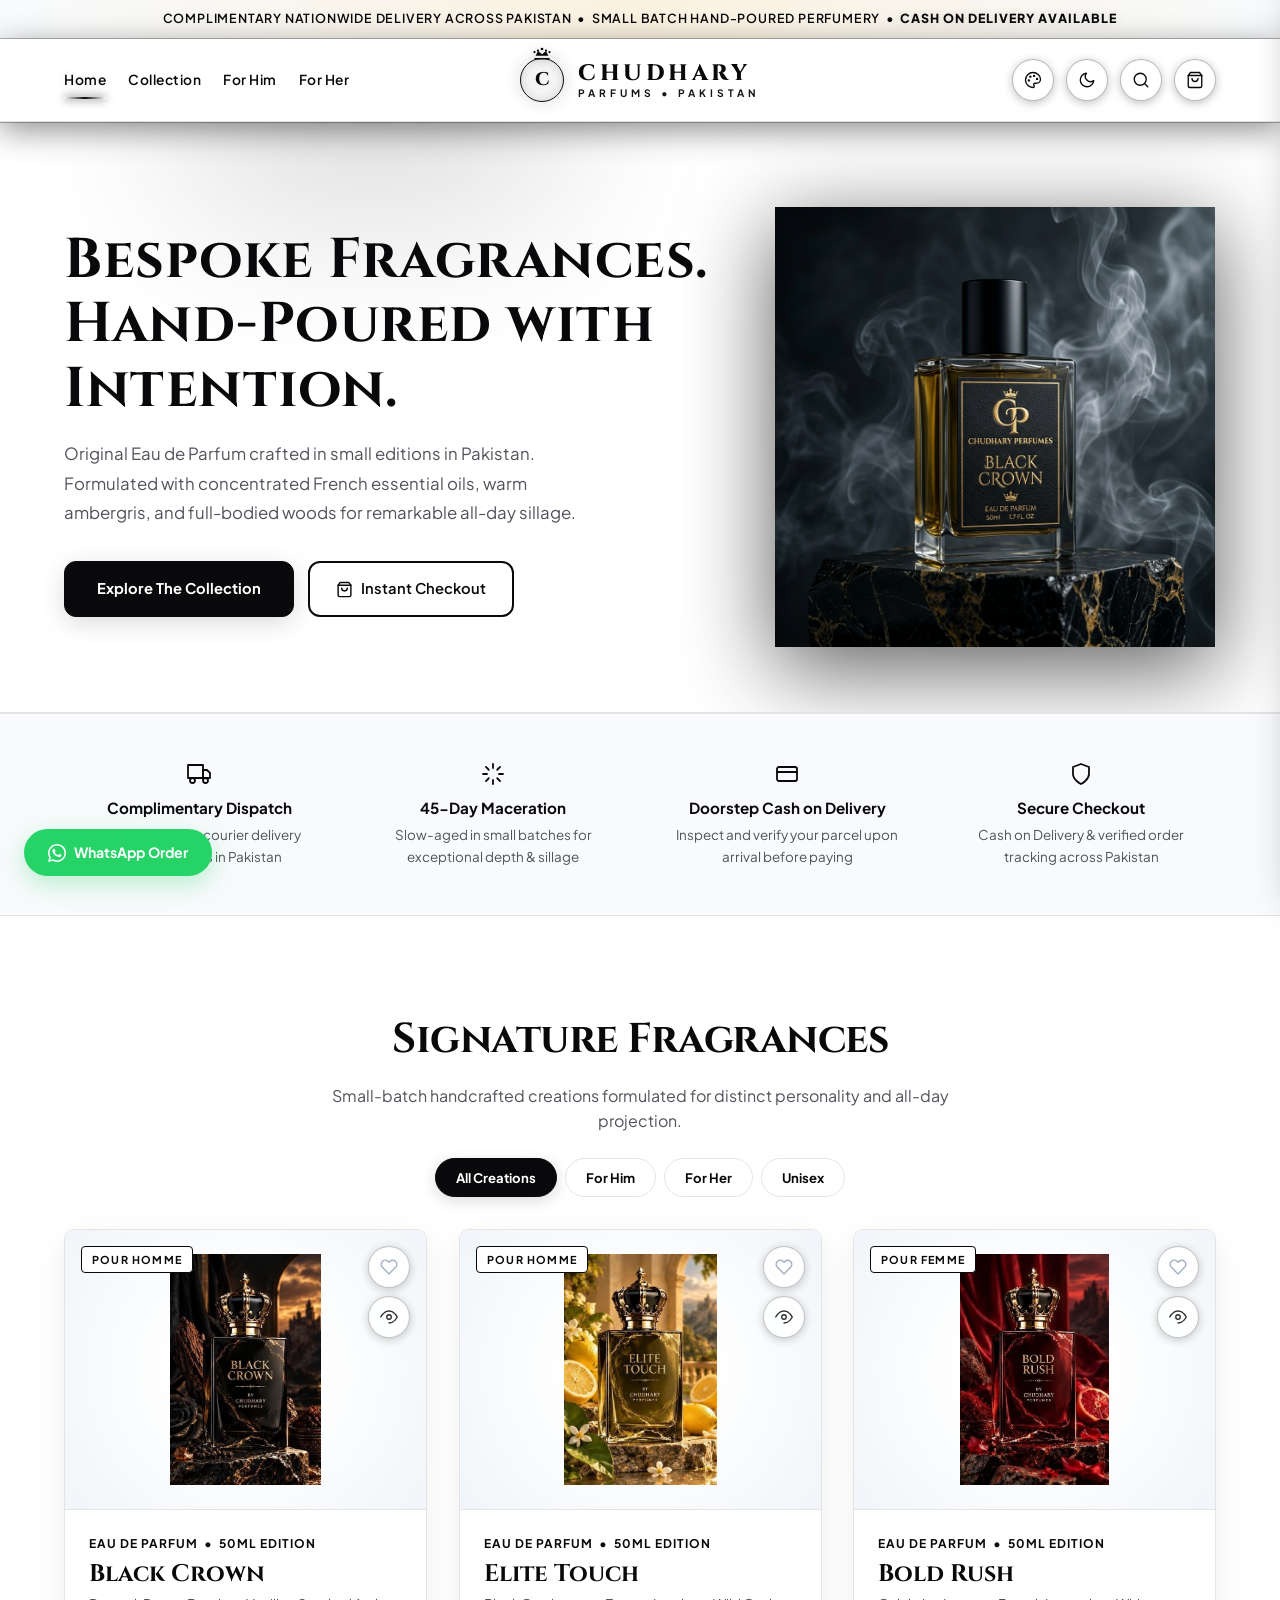
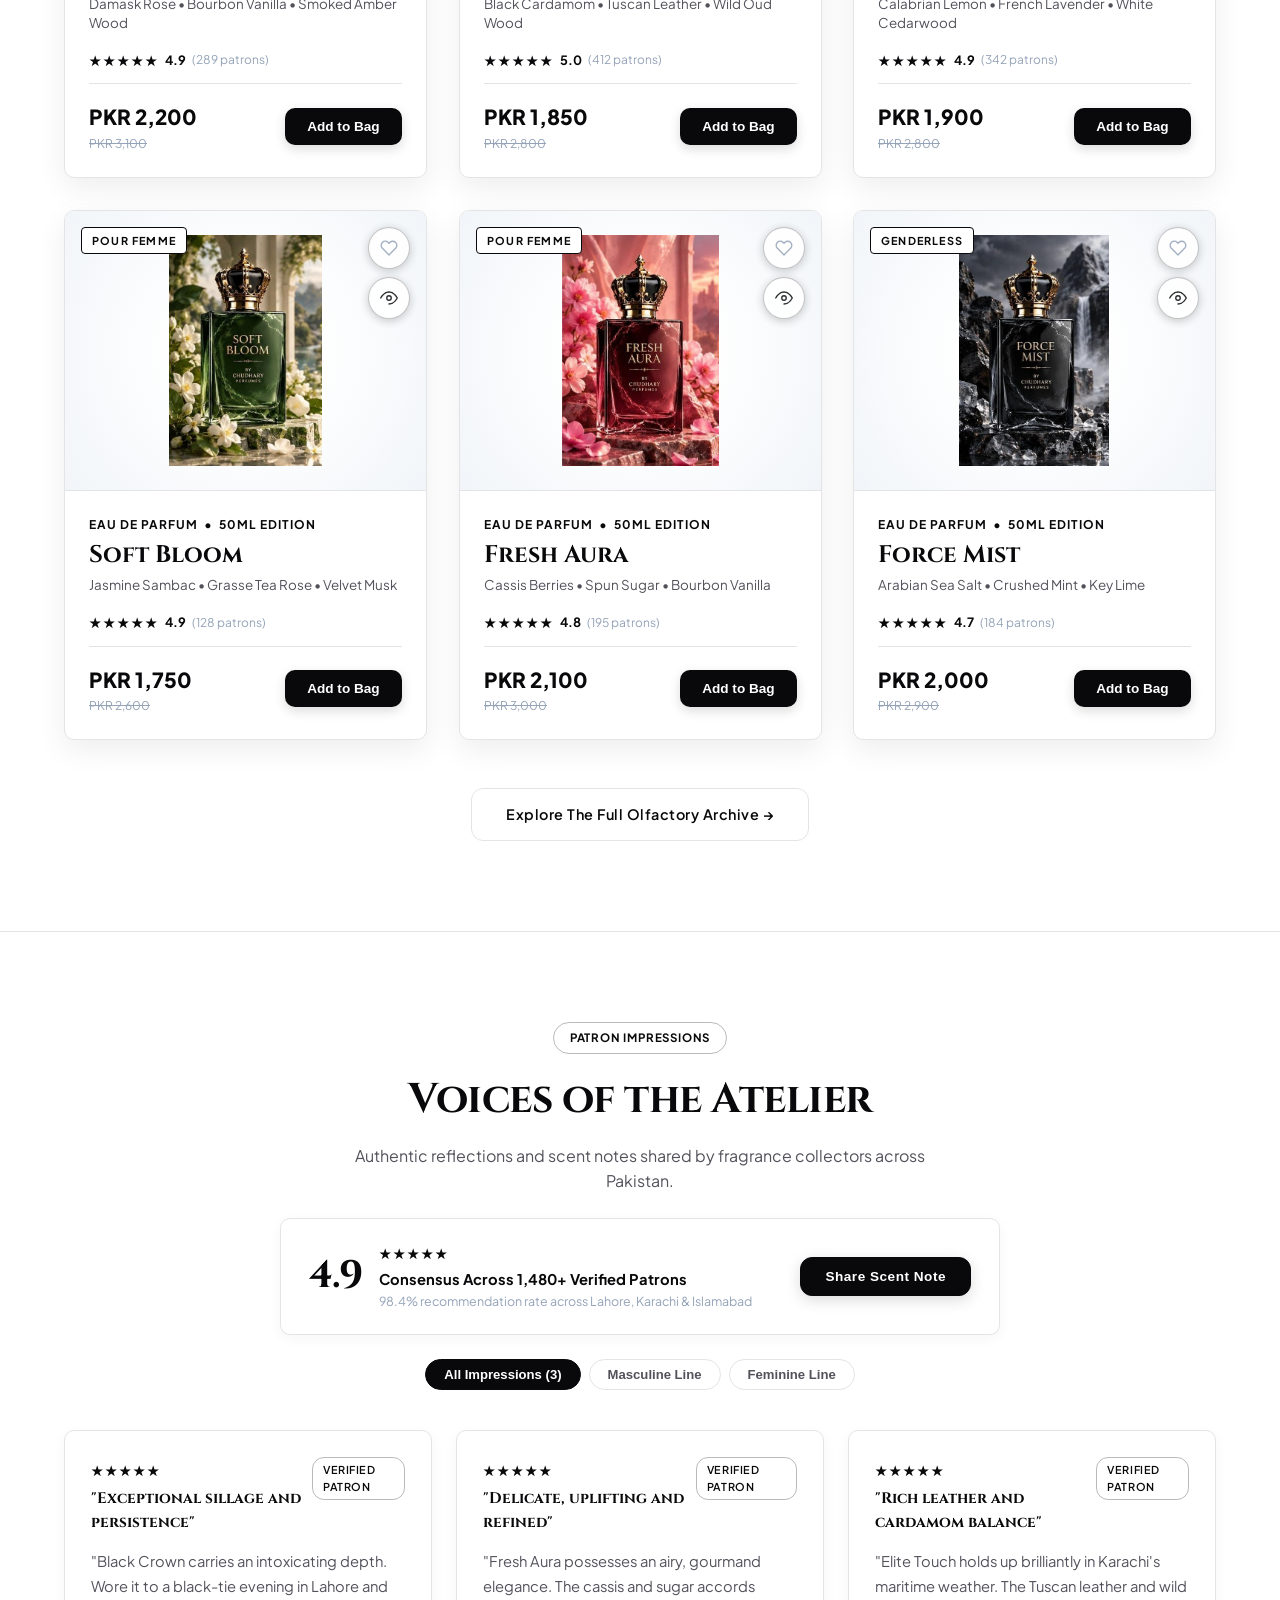
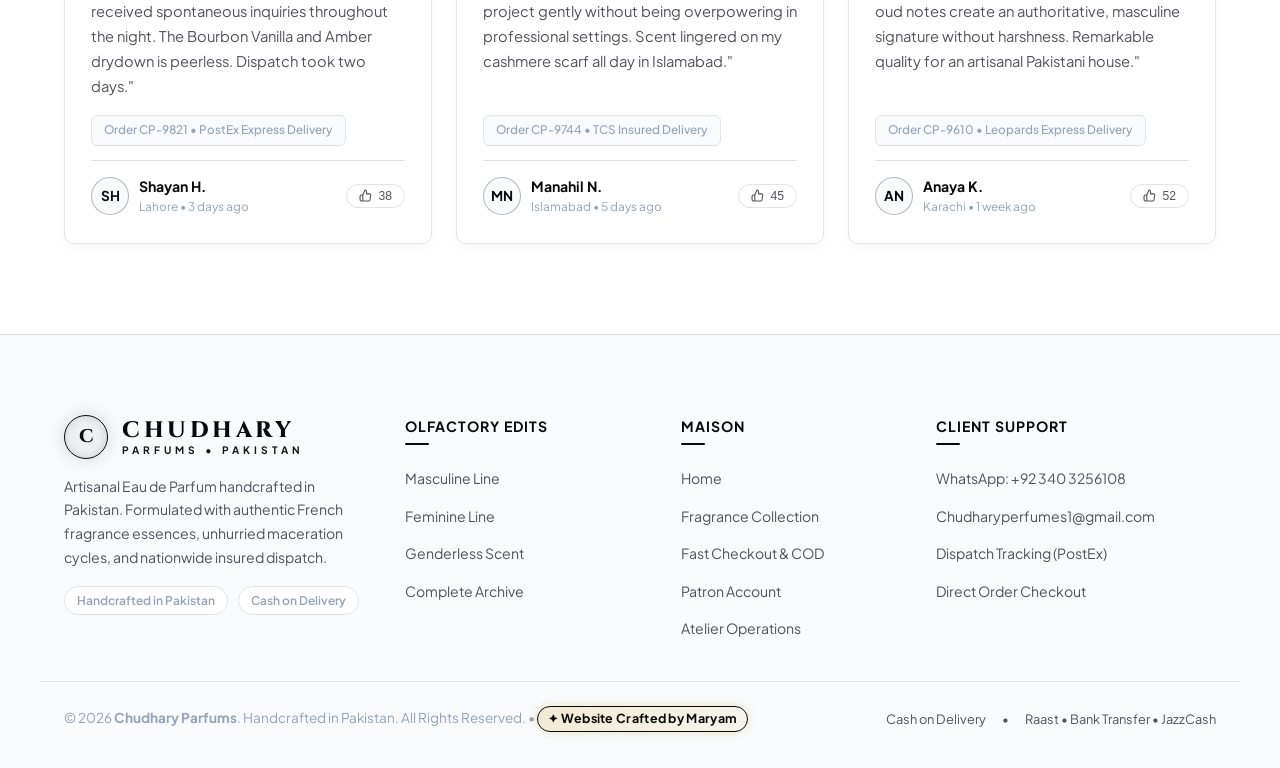
<file: index.html>
<!DOCTYPE html>
<html lang="en-PK" data-theme="light" data-palette="modern-noir">

<head>
  <meta charset="UTF-8">
  <meta name="viewport" content="width=device-width, initial-scale=1.0">
  <title>Chudhary Parfums | Haute Parfumerie Royale - Luxury Artisanal Eau de Parfum Pakistan</title>
  <meta name="description"
    content="Discover Chudhary Parfums Pakistan: Small-batch handcrafted artisanal Eau de Parfum fragrances formulated with concentrated French essential oils. Complimentary Cash on Delivery across Pakistan.">
  <meta name="keywords"
    content="chudhary parfums, luxury perfumes pakistan, artisanal eau de parfum pakistan, buy perfume online pakistan, mens cologne, womens perfume, niche fragrances pakistan, long lasting perfumes, cash on delivery perfumes">
  <meta name="author" content="Chudhary Parfums">
  <meta name="robots" content="index, follow">

  <!-- Self-referential Canonical & hreflang Tags -->
  <link rel="canonical" href="https://chudharyperfumes.com/">
  <link rel="alternate" hreflang="en-pk" href="https://chudharyperfumes.com/">
  <link rel="alternate" hreflang="x-default" href="https://chudharyperfumes.com/">

  <!-- Open Graph (OG) Meta Tags for Social Media & WhatsApp -->
  <meta property="og:type" content="website">
  <meta property="og:site_name" content="Chudhary Parfums">
  <meta property="og:title" content="Chudhary Parfums | Haute Parfumerie Royale Pakistan">
  <meta property="og:description"
    content="Small-batch handcrafted artisanal Eau de Parfum creations formulated with pure French essential oils. Complimentary Cash on Delivery across Pakistan.">
  <meta property="og:url" content="https://chudharyperfumes.com/">
  <meta property="og:image" content="https://chudharyperfumes.com/assets/images/products/black_crown.png">
  <meta property="og:locale" content="en_PK">

  <!-- Twitter Card Meta Tags -->
  <meta name="twitter:card" content="summary_large_image">
  <meta name="twitter:title" content="Chudhary Parfums | Haute Parfumerie Royale Pakistan">
  <meta name="twitter:description"
    content="Handcrafted artisanal Eau de Parfum creations with complimentary nationwide delivery across Pakistan.">
  <meta name="twitter:image" content="https://chudharyperfumes.com/assets/images/products/black_crown.png">

  <!-- Schema.org Structured Data (JSON-LD) -->
  <script type="application/ld+json">
  {
    "@context": "https://schema.org",
    "@type": "Store",
    "name": "Chudhary Parfums",
    "url": "https://chudharyperfumes.com/",
    "logo": "https://chudharyperfumes.com/assets/images/products/black_crown.png",
    "description": "Pakistan's premier luxury handcrafted fragrance house specializing in long-lasting Eau de Parfum.",
    "telephone": "+92-340-3256108",
    "email": "Chudharyperfumes1@gmail.com",
    "priceRange": "PKR 1,750 - PKR 2,200",
    "address": {
      "@type": "PostalAddress",
      "addressCountry": "PK"
    },
    "sameAs": [
      "https://wa.me/923403256108"
    ]
  }
  </script>

  <!-- Instant Theme Script (Prevents Refresh Flash) -->
  <script>
    (function () {
      try {
        if (localStorage.getItem('cp_theme_v3') !== 'true') {
          localStorage.setItem('cp_palette_pref', 'modern-noir');
          localStorage.setItem('cp_theme_pref', 'light');
          localStorage.setItem('cp_theme_v3', 'true');
        }
        var p = localStorage.getItem('cp_palette_pref') || 'modern-noir';
        var t = localStorage.getItem('cp_theme_pref') || 'light';
        document.documentElement.setAttribute('data-palette', p);
        document.documentElement.setAttribute('data-theme', t);
      } catch (e) { }
    })();
  </script>

  <!-- Performance Preconnect Hints -->
  <link rel="preconnect" href="https://fonts.googleapis.com">
  <link rel="preconnect" href="https://fonts.gstatic.com" crossorigin>

  <!-- CSS Stylesheets -->
  <link rel="stylesheet" href="css/style.css">
  <link rel="stylesheet" href="css/themes.css">
  <link rel="stylesheet" href="css/animations.css">
  <link rel="stylesheet" href="css/responsive.css">
  <link rel="stylesheet" href="css/shop.css">

  <style>
    /* Floating WhatsApp Button */
    .whatsapp-float {
      position: fixed;
      bottom: 24px;
      left: 24px;
      background: #25D366;
      color: #ffffff;
      padding: 12px 24px;
      border-radius: 30px;
      display: flex;
      align-items: center;
      gap: 8px;
      font-weight: 700;
      font-size: 0.88rem;
      box-shadow: 0 8px 24px rgba(37, 211, 102, 0.3);
      z-index: 999;
      transition: transform 0.2s ease;
      text-decoration: none;
    }

    .whatsapp-float:hover {
      transform: scale(1.05);
      color: #ffffff;
    }

    .pak-trust-banner {
      background: var(--bg-secondary);
      border-top: 1px solid var(--border-color);
      border-bottom: 1px solid var(--border-color);
      padding: 36px 0;
    }

    .pak-trust-grid {
      display: grid;
      grid-template-columns: repeat(auto-fit, minmax(220px, 1fr));
      gap: 24px;
      text-align: center;
    }

    .pak-trust-item {
      padding: 12px;
    }

    .pak-trust-icon {
      font-size: 1.6rem;
      margin-bottom: 8px;
    }

    .pak-trust-title {
      font-weight: 700;
      font-size: 0.95rem;
      margin-bottom: 4px;
      color: var(--text-primary);
    }

    .pak-trust-desc {
      font-size: 0.84rem;
      color: var(--text-secondary);
    }

    /* Perfume Story Card */
    .story-card {
      background: var(--bg-card);
      border: 1px solid var(--border-color);
      border-radius: var(--radius-md);
      padding: 48px;
      margin-top: 60px;
      box-shadow: var(--shadow-sm);
      display: grid;
      grid-template-columns: 1fr 1fr;
      gap: 40px;
      align-items: center;
    }

    @media (max-width: 768px) {
      .story-card {
        grid-template-columns: 1fr;
        padding: 28px;
      }
    }
  </style>
</head>

<body>

  <!-- Top Announcement Bar -->
  <div class="top-bar">
    Complimentary Nationwide Delivery Across Pakistan &nbsp;•&nbsp; Small Batch Hand-Poured Perfumery &nbsp;•&nbsp; <strong>Cash on Delivery Available</strong>
  </div>

  <!-- Haute Parfumerie Split-Wing Header Navbar -->
  <header class="header">
    <div class="container navbar">
      <!-- Left Wing: Curated Navigation Links -->
      <nav class="nav-links nav-wing-left">
        <a href="index.html" class="nav-link active">Home</a>
        <a href="shop.html" class="nav-link">Collection</a>
        <a href="shop.html?cat=Men" class="nav-link">For Him</a>
        <a href="shop.html?cat=Women" class="nav-link">For Her</a>
      </nav>

      <!-- Center Wing: Crowned Royal Insignia Logo -->
      <div class="nav-center-wing">
        <a href="index.html" class="logo">
          <div class="logo-seal-wrap">
            <svg class="logo-crown-svg" viewBox="0 0 24 16" fill="currentColor" aria-hidden="true">
              <path d="M2 14h20v2H2v-2zm1.5-3l3.2-6.5 5.3 4.5 5.3-4.5 3.2 6.5H3.5z"/>
              <circle cx="2" cy="6" r="1.5"/>
              <circle cx="6.7" cy="4" r="1.5"/>
              <circle cx="12" cy="2" r="1.8"/>
              <circle cx="17.3" cy="4" r="1.5"/>
              <circle cx="22" cy="6" r="1.5"/>
            </svg>
            <span class="logo-mark">C</span>
          </div>
          <div class="logo-text-group">
            <span class="logo-brand">CHUDHARY</span>
            <span class="logo-sub">PARFUMS • PAKISTAN</span>
          </div>
        </a>
      </div>

      <!-- Right Wing: Atelier Actions -->
      <div class="nav-actions nav-wing-right">
        <button class="btn-icon theme-toggle-btn" title="Toggle Theme" aria-label="Toggle Theme">
          <svg width="18" height="18" viewBox="0 0 24 24" fill="none" stroke="currentColor" stroke-width="1.8" stroke-linecap="round" stroke-linejoin="round"><circle cx="12" cy="12" r="5"></circle><line x1="12" y1="1" x2="12" y2="3"></line><line x1="12" y1="21" x2="12" y2="23"></line><line x1="4.22" y1="4.22" x2="5.64" y2="5.64"></line><line x1="18.36" y1="18.36" x2="19.78" y2="19.78"></line><line x1="1" y1="12" x2="3" y2="12"></line><line x1="21" y1="12" x2="23" y2="12"></line><line x1="4.22" y1="19.78" x2="5.64" y2="18.36"></line><line x1="18.36" y1="5.64" x2="19.78" y2="4.22"></line></svg>
        </button>
        <button class="btn-icon search-trigger-btn" title="Search Scents" aria-label="Search Scents">
          <svg width="17" height="17" viewBox="0 0 24 24" fill="none" stroke="currentColor" stroke-width="1.8" stroke-linecap="round" stroke-linejoin="round"><circle cx="11" cy="11" r="8"></circle><line x1="21" y1="21" x2="16.65" y2="16.65"></line></svg>
        </button>
        <div class="btn-icon action-item cart-trigger-btn" title="Shopping Bag" role="button" tabindex="0" aria-label="Shopping Bag">
          <svg width="17" height="17" viewBox="0 0 24 24" fill="none" stroke="currentColor" stroke-width="1.8" stroke-linecap="round" stroke-linejoin="round"><path d="M6 2L3 6v14a2 2 0 0 0 2 2h14a2 2 0 0 0 2-2V6l-3-4z"></path><line x1="3" y1="6" x2="21" y2="6"></line><path d="M16 10a4 4 0 0 1-8 0"></path></svg>
          <span class="badge-count cart-badge-count">0</span>
        </div>
        <button class="mobile-menu-btn" id="mobile-menu-toggler" aria-label="Toggle Navigation">
          <span class="toggler-bars" aria-hidden="true">
            <span class="bar bar-1"></span>
            <span class="bar bar-2"></span>
            <span class="bar bar-3"></span>
          </span>
        </button>
      </div>
    </div>
  </header>

  <!-- Editorial Hero Banner -->
  <section class="hero-section" style="position: relative; overflow: hidden; background: radial-gradient(circle at 75% 45%, rgba(212, 160, 23, 0.16) 0%, rgba(212, 160, 23, 0.04) 42%, var(--hero-bg) 75%); border-bottom: 1px solid var(--border-color); padding: 85px 0 65px 0;">
    <div style="position: absolute; top: -80px; left: 15%; width: 360px; height: 160px; background: var(--brand-gold); filter: blur(90px); opacity: 0.16; pointer-events: none;"></div>
    <div class="container hero-grid" style="position: relative; z-index: 2;">
      <div class="reveal-on-scroll visible">
        <h1 class="hero-title" style="font-size: 3.5rem; line-height: 1.15; font-weight: 700; color: var(--text-primary); margin-bottom: 18px; letter-spacing: 0.5px;">
          Bespoke Fragrances.<br>
          <span style="display: inline-block;">Hand-Poured with Intention.</span>
        </h1>

        <p class="hero-subtitle" style="font-size: 1.05rem; color: var(--text-secondary); margin-bottom: 34px; line-height: 1.75; max-width: 540px;">
          Original Eau de Parfum crafted in small editions in Pakistan. Formulated with concentrated French essential oils, warm ambergris, and full-bodied woods for remarkable all-day sillage.
        </p>

        <div style="display: flex; gap: 14px; flex-wrap: wrap; margin-bottom: 10px;">
          <a href="shop.html" class="btn btn-primary shimmer-gold" style="padding: 14px 32px; font-size: 0.92rem; font-weight: 700; box-shadow: 0 6px 24px var(--brand-gold-glow);">Explore The Collection</a>
          <a href="checkout.html" class="btn btn-secondary" style="padding: 14px 26px; font-size: 0.92rem; display:inline-flex; align-items:center; gap:8px;">
            <svg width="17" height="17" viewBox="0 0 24 24" fill="none" stroke="currentColor" stroke-width="2" stroke-linecap="round" stroke-linejoin="round"><path d="M6 2L3 6v14a2 2 0 0 0 2 2h14a2 2 0 0 0 2-2V6l-3-4z"></path><line x1="3" y1="6" x2="21" y2="6"></line><path d="M16 10a4 4 0 0 1-8 0"></path></svg>
            Instant Checkout
          </a>
        </div>
      </div>

      <div class="reveal-on-scroll visible" style="position: relative; text-align: center; display: flex; justify-content: center; align-items: center;">
        <div style="position: absolute; width: 340px; height: 340px; border-radius: 50%; background: radial-gradient(circle, var(--brand-gold) 0%, rgba(212,160,23,0) 70%); filter: blur(55px); opacity: 0.35; z-index: 1; pointer-events: none;"></div>
        <img src="assets/images/products/hero_black_crown.png" alt="Black Crown Eau de Parfum" class="hero-bottle-float" fetchpriority="high" decoding="async" loading="eager" style="max-width: 440px; width: 100%; position: relative; z-index: 2; filter: drop-shadow(0 20px 45px rgba(0,0,0,0.65));">
      </div>
    </div>
  </section>

  <!-- Clean 4-Pillar Atelier Trust Banner -->
  <section class="pak-trust-banner">
    <div class="container pak-trust-grid">
      <div class="pak-trust-item">
        <div style="display:flex; justify-content:center; margin-bottom:10px; color:var(--brand-gold);">
          <svg width="24" height="24" viewBox="0 0 24 24" fill="none" stroke="currentColor" stroke-width="1.8" stroke-linecap="round" stroke-linejoin="round"><rect x="1" y="3" width="15" height="13"></rect><polygon points="16 8 20 8 23 11 23 16 16 16 16 8"></polygon><circle cx="5.5" cy="18.5" r="2.5"></circle><circle cx="18.5" cy="18.5" r="2.5"></circle></svg>
        </div>
        <div class="pak-trust-title">Complimentary Dispatch</div>
        <div class="pak-trust-desc">Reliable express courier delivery across all cities in Pakistan</div>
      </div>
      <div class="pak-trust-item">
        <div style="display:flex; justify-content:center; margin-bottom:10px; color:var(--brand-gold);">
          <svg width="24" height="24" viewBox="0 0 24 24" fill="none" stroke="currentColor" stroke-width="1.8" stroke-linecap="round" stroke-linejoin="round"><path d="M12 2v4M12 18v4M4.93 4.93l2.83 2.83M16.24 16.24l2.83 2.83M2 12h4M18 12h4M4.93 19.07l2.83-2.83M16.24 7.76l2.83-2.83"></path></svg>
        </div>
        <div class="pak-trust-title">45-Day Maceration</div>
        <div class="pak-trust-desc">Slow-aged in small batches for exceptional depth & sillage</div>
      </div>
      <div class="pak-trust-item">
        <div style="display:flex; justify-content:center; margin-bottom:10px; color:var(--brand-gold);">
          <svg width="24" height="24" viewBox="0 0 24 24" fill="none" stroke="currentColor" stroke-width="1.8" stroke-linecap="round" stroke-linejoin="round"><rect x="2" y="5" width="20" height="14" rx="2"></rect><line x1="2" y1="10" x2="22" y2="10"></line></svg>
        </div>
        <div class="pak-trust-title">Doorstep Cash on Delivery</div>
        <div class="pak-trust-desc">Inspect and verify your parcel upon arrival before paying</div>
      </div>
      <div class="pak-trust-item">
        <div style="display:flex; justify-content:center; margin-bottom:10px; color:var(--brand-gold);">
          <svg width="24" height="24" viewBox="0 0 24 24" fill="none" stroke="currentColor" stroke-width="1.8" stroke-linecap="round" stroke-linejoin="round"><path d="M12 22s8-4 8-10V5l-8-3-8 3v7c0 6 8 10 8 10z"/></svg>
        </div>
        <div class="pak-trust-title">Secure Checkout</div>
        <div class="pak-trust-desc">Cash on Delivery & verified order tracking across Pakistan</div>
      </div>
    </div>
  </section>

  <!-- Featured Fragrances Grid -->
  <section class="section-padding">
    <div class="container">
      <h2 class="section-title" style="text-align:center;">Signature <span>Fragrances</span></h2>
      <p class="section-subtitle" style="text-align:center;">Small-batch handcrafted creations formulated for distinct personality and all-day projection.</p>

      <!-- Clean Category Access Pills -->
      <div style="display: flex; justify-content: center; gap: 8px; flex-wrap: wrap; margin-top: 24px; margin-bottom: 32px;">
        <a href="shop.html" class="btn btn-primary" style="padding: 8px 20px; border-radius: 20px; font-size: 0.82rem; font-weight: 700;">All Creations</a>
        <a href="shop.html?cat=Men" class="btn btn-outline" style="padding: 8px 20px; border-radius: 20px; font-size: 0.82rem; font-weight: 700;">For Him</a>
        <a href="shop.html?cat=Women" class="btn btn-outline" style="padding: 8px 20px; border-radius: 20px; font-size: 0.82rem; font-weight: 700;">For Her</a>
        <a href="shop.html?cat=Unisex" class="btn btn-outline" style="padding: 8px 20px; border-radius: 20px; font-size: 0.82rem; font-weight: 700;">Unisex</a>
      </div>

      <div class="product-grid">
        <!-- Black Crown (Pour Homme) -->
        <div class="product-card reveal-on-scroll">
          <div class="product-img-wrapper">
            <img src="assets/images/products/black_crown.png" alt="Black Crown Eau de Parfum" class="product-img">
            <div class="product-badge-overlay">
              <span class="badge badge-featured">Pour Homme</span>
            </div>
            <div class="product-actions">
              <button class="btn-icon wishlist-btn" data-product-id="black-crown"
                onclick="WishlistManager.toggleItem({id:'black-crown',name:'Black Crown',price:2200,image:'assets/images/products/black_crown.png'})"
                title="Save to Wishlist" aria-label="Save to Wishlist">
                <svg width="16" height="16" viewBox="0 0 24 24" fill="none" stroke="currentColor" stroke-width="1.8" stroke-linecap="round" stroke-linejoin="round"><path d="M20.84 4.61a5.5 5.5 0 0 0-7.78 0L12 5.67l-1.06-1.06a5.5 5.5 0 0 0-7.78 7.78l1.06 1.06L12 21.23l7.78-7.78 1.06-1.06a5.5 5.5 0 0 0 0-7.78z"></path></svg>
              </button>
              <button class="btn-icon" onclick="ShopManager.openQuickView('black-crown')" title="Olfactory Details" aria-label="Quick View">
                <svg width="16" height="16" viewBox="0 0 24 24" fill="none" stroke="currentColor" stroke-width="1.8" stroke-linecap="round" stroke-linejoin="round"><path d="M1 12s4-8 11-8 11 8 11 8-4 8-11 8-11-8z"></path><circle cx="12" cy="12" r="3"></circle></svg>
              </button>
            </div>
          </div>
          <div class="product-info">
            <div class="product-category">Eau de Parfum &nbsp;•&nbsp; 50ml Edition</div>
            <h3 class="product-title"><a href="shop.html">Black Crown</a></h3>
            <div class="product-notes">Damask Rose • Bourbon Vanilla • Smoked Amber Wood</div>
            <div style="font-size:0.8rem; margin-bottom:12px; display:flex; align-items:center; gap:6px;">
              <span class="rating-stars">★★★★★</span>
              <span style="font-weight:700; color:var(--text-primary);">4.9</span>
              <span style="color:var(--text-muted); font-size:0.75rem;">(289 patrons)</span>
            </div>
            <div class="product-footer">
              <div>
                <div class="product-price">PKR 2,200</div>
                <div style="font-size:0.75rem; color:var(--text-muted); text-decoration:line-through;">PKR 3,100</div>
              </div>
              <button class="add-cart-btn"
                onclick="CartManager.addItem({id:'black-crown',name:'Black Crown',price:2200,image:'assets/images/products/black_crown.png'})">Add to Bag</button>
            </div>
          </div>
        </div>

        <!-- Elite Touch (Pour Homme) -->
        <div class="product-card reveal-on-scroll">
          <div class="product-img-wrapper">
            <img src="assets/images/products/elite_touch.png" alt="Elite Touch Eau de Parfum" class="product-img">
            <div class="product-badge-overlay">
              <span class="badge badge-featured">Pour Homme</span>
            </div>
            <div class="product-actions">
              <button class="btn-icon wishlist-btn" data-product-id="elite-touch"
                onclick="WishlistManager.toggleItem({id:'elite-touch',name:'Elite Touch',price:1850,image:'assets/images/products/elite_touch.png'})"
                title="Save to Wishlist" aria-label="Save to Wishlist">
                <svg width="16" height="16" viewBox="0 0 24 24" fill="none" stroke="currentColor" stroke-width="1.8" stroke-linecap="round" stroke-linejoin="round"><path d="M20.84 4.61a5.5 5.5 0 0 0-7.78 0L12 5.67l-1.06-1.06a5.5 5.5 0 0 0-7.78 7.78l1.06 1.06L12 21.23l7.78-7.78 1.06-1.06a5.5 5.5 0 0 0 0-7.78z"></path></svg>
              </button>
              <button class="btn-icon" onclick="ShopManager.openQuickView('elite-touch')" title="Olfactory Details" aria-label="Quick View">
                <svg width="16" height="16" viewBox="0 0 24 24" fill="none" stroke="currentColor" stroke-width="1.8" stroke-linecap="round" stroke-linejoin="round"><path d="M1 12s4-8 11-8 11 8 11 8-4 8-11 8-11-8z"></path><circle cx="12" cy="12" r="3"></circle></svg>
              </button>
            </div>
          </div>
          <div class="product-info">
            <div class="product-category">Eau de Parfum &nbsp;•&nbsp; 50ml Edition</div>
            <h3 class="product-title"><a href="shop.html">Elite Touch</a></h3>
            <div class="product-notes">Black Cardamom • Tuscan Leather • Wild Oud Wood</div>
            <div style="font-size:0.8rem; margin-bottom:12px; display:flex; align-items:center; gap:6px;">
              <span class="rating-stars">★★★★★</span>
              <span style="font-weight:700; color:var(--text-primary);">5.0</span>
              <span style="color:var(--text-muted); font-size:0.75rem;">(412 patrons)</span>
            </div>
            <div class="product-footer">
              <div>
                <div class="product-price">PKR 1,850</div>
                <div style="font-size:0.75rem; color:var(--text-muted); text-decoration:line-through;">PKR 2,800</div>
              </div>
              <button class="add-cart-btn"
                onclick="CartManager.addItem({id:'elite-touch',name:'Elite Touch',price:1850,image:'assets/images/products/elite_touch.png'})">Add to Bag</button>
            </div>
          </div>
        </div>

        <!-- Bold Rush (Pour Femme) -->
        <div class="product-card reveal-on-scroll">
          <div class="product-img-wrapper">
            <img src="assets/images/products/bold_rush.png" alt="Bold Rush Eau de Parfum" class="product-img">
            <div class="product-badge-overlay">
              <span class="badge badge-featured">Pour Femme</span>
            </div>
            <div class="product-actions">
              <button class="btn-icon wishlist-btn" data-product-id="bold-rush"
                onclick="WishlistManager.toggleItem({id:'bold-rush',name:'Bold Rush',price:1900,image:'assets/images/products/bold_rush.png'})"
                title="Save to Wishlist" aria-label="Save to Wishlist">
                <svg width="16" height="16" viewBox="0 0 24 24" fill="none" stroke="currentColor" stroke-width="1.8" stroke-linecap="round" stroke-linejoin="round"><path d="M20.84 4.61a5.5 5.5 0 0 0-7.78 0L12 5.67l-1.06-1.06a5.5 5.5 0 0 0-7.78 7.78l1.06 1.06L12 21.23l7.78-7.78 1.06-1.06a5.5 5.5 0 0 0 0-7.78z"></path></svg>
              </button>
              <button class="btn-icon" onclick="ShopManager.openQuickView('bold-rush')" title="Olfactory Details" aria-label="Quick View">
                <svg width="16" height="16" viewBox="0 0 24 24" fill="none" stroke="currentColor" stroke-width="1.8" stroke-linecap="round" stroke-linejoin="round"><path d="M1 12s4-8 11-8 11 8 11 8-4 8-11 8-11-8z"></path><circle cx="12" cy="12" r="3"></circle></svg>
              </button>
            </div>
          </div>
          <div class="product-info">
            <div class="product-category">Eau de Parfum &nbsp;•&nbsp; 50ml Edition</div>
            <h3 class="product-title"><a href="shop.html">Bold Rush</a></h3>
            <div class="product-notes">Calabrian Lemon • French Lavender • White Cedarwood</div>
            <div style="font-size:0.8rem; margin-bottom:12px; display:flex; align-items:center; gap:6px;">
              <span class="rating-stars">★★★★★</span>
              <span style="font-weight:700; color:var(--text-primary);">4.9</span>
              <span style="color:var(--text-muted); font-size:0.75rem;">(342 patrons)</span>
            </div>
            <div class="product-footer">
              <div>
                <div class="product-price">PKR 1,900</div>
                <div style="font-size:0.75rem; color:var(--text-muted); text-decoration:line-through;">PKR 2,800</div>
              </div>
              <button class="add-cart-btn"
                onclick="CartManager.addItem({id:'bold-rush',name:'Bold Rush',price:1900,image:'assets/images/products/bold_rush.png'})">Add to Bag</button>
            </div>
          </div>
        </div>

        <!-- Soft Bloom (Pour Femme) -->
        <div class="product-card reveal-on-scroll">
          <div class="product-img-wrapper">
            <img src="assets/images/products/soft_bloom.png" alt="Soft Bloom Eau de Parfum" class="product-img">
            <div class="product-badge-overlay">
              <span class="badge badge-featured">Pour Femme</span>
            </div>
            <div class="product-actions">
              <button class="btn-icon wishlist-btn" data-product-id="soft-bloom"
                onclick="WishlistManager.toggleItem({id:'soft-bloom',name:'Soft Bloom',price:1750,image:'assets/images/products/soft_bloom.png'})"
                title="Save to Wishlist" aria-label="Save to Wishlist">
                <svg width="16" height="16" viewBox="0 0 24 24" fill="none" stroke="currentColor" stroke-width="1.8" stroke-linecap="round" stroke-linejoin="round"><path d="M20.84 4.61a5.5 5.5 0 0 0-7.78 0L12 5.67l-1.06-1.06a5.5 5.5 0 0 0-7.78 7.78l1.06 1.06L12 21.23l7.78-7.78 1.06-1.06a5.5 5.5 0 0 0 0-7.78z"></path></svg>
              </button>
              <button class="btn-icon" onclick="ShopManager.openQuickView('soft-bloom')" title="Olfactory Details" aria-label="Quick View">
                <svg width="16" height="16" viewBox="0 0 24 24" fill="none" stroke="currentColor" stroke-width="1.8" stroke-linecap="round" stroke-linejoin="round"><path d="M1 12s4-8 11-8 11 8 11 8-4 8-11 8-11-8z"></path><circle cx="12" cy="12" r="3"></circle></svg>
              </button>
            </div>
          </div>
          <div class="product-info">
            <div class="product-category">Eau de Parfum &nbsp;•&nbsp; 50ml Edition</div>
            <h3 class="product-title"><a href="shop.html">Soft Bloom</a></h3>
            <div class="product-notes">Jasmine Sambac • Grasse Tea Rose • Velvet Musk</div>
            <div style="font-size:0.8rem; margin-bottom:12px; display:flex; align-items:center; gap:6px;">
              <span class="rating-stars">★★★★★</span>
              <span style="font-weight:700; color:var(--text-primary);">4.9</span>
              <span style="color:var(--text-muted); font-size:0.75rem;">(128 patrons)</span>
            </div>
            <div class="product-footer">
              <div>
                <div class="product-price">PKR 1,750</div>
                <div style="font-size:0.75rem; color:var(--text-muted); text-decoration:line-through;">PKR 2,600</div>
              </div>
              <button class="add-cart-btn"
                onclick="CartManager.addItem({id:'soft-bloom',name:'Soft Bloom',price:1750,image:'assets/images/products/soft_bloom.png'})">Add to Bag</button>
            </div>
          </div>
        </div>

        <!-- Fresh Aura (Pour Femme) -->
        <div class="product-card reveal-on-scroll">
          <div class="product-img-wrapper">
            <img src="assets/images/products/fresh_aura.png" alt="Fresh Aura Eau de Parfum" class="product-img">
            <div class="product-badge-overlay">
              <span class="badge badge-featured">Pour Femme</span>
            </div>
            <div class="product-actions">
              <button class="btn-icon wishlist-btn" data-product-id="fresh-aura"
                onclick="WishlistManager.toggleItem({id:'fresh-aura',name:'Fresh Aura',price:2100,image:'assets/images/products/fresh_aura.png'})"
                title="Save to Wishlist" aria-label="Save to Wishlist">
                <svg width="16" height="16" viewBox="0 0 24 24" fill="none" stroke="currentColor" stroke-width="1.8" stroke-linecap="round" stroke-linejoin="round"><path d="M20.84 4.61a5.5 5.5 0 0 0-7.78 0L12 5.67l-1.06-1.06a5.5 5.5 0 0 0-7.78 7.78l1.06 1.06L12 21.23l7.78-7.78 1.06-1.06a5.5 5.5 0 0 0 0-7.78z"></path></svg>
              </button>
              <button class="btn-icon" onclick="ShopManager.openQuickView('fresh-aura')" title="Olfactory Details" aria-label="Quick View">
                <svg width="16" height="16" viewBox="0 0 24 24" fill="none" stroke="currentColor" stroke-width="1.8" stroke-linecap="round" stroke-linejoin="round"><path d="M1 12s4-8 11-8 11 8 11 8-4 8-11 8-11-8z"></path><circle cx="12" cy="12" r="3"></circle></svg>
              </button>
            </div>
          </div>
          <div class="product-info">
            <div class="product-category">Eau de Parfum &nbsp;•&nbsp; 50ml Edition</div>
            <h3 class="product-title"><a href="shop.html">Fresh Aura</a></h3>
            <div class="product-notes">Cassis Berries • Spun Sugar • Bourbon Vanilla</div>
            <div style="font-size:0.8rem; margin-bottom:12px; display:flex; align-items:center; gap:6px;">
              <span class="rating-stars">★★★★★</span>
              <span style="font-weight:700; color:var(--text-primary);">4.8</span>
              <span style="color:var(--text-muted); font-size:0.75rem;">(195 patrons)</span>
            </div>
            <div class="product-footer">
              <div>
                <div class="product-price">PKR 2,100</div>
                <div style="font-size:0.75rem; color:var(--text-muted); text-decoration:line-through;">PKR 3,000</div>
              </div>
              <button class="add-cart-btn"
                onclick="CartManager.addItem({id:'fresh-aura',name:'Fresh Aura',price:2100,image:'assets/images/products/fresh_aura.png'})">Add to Bag</button>
            </div>
          </div>
        </div>

        <!-- Force Mist (Genderless) -->
        <div class="product-card reveal-on-scroll">
          <div class="product-img-wrapper">
            <img src="assets/images/products/force_mist.png" alt="Force Mist Eau de Parfum" class="product-img">
            <div class="product-badge-overlay">
              <span class="badge badge-featured">Genderless</span>
            </div>
            <div class="product-actions">
              <button class="btn-icon wishlist-btn" data-product-id="force-mist"
                onclick="WishlistManager.toggleItem({id:'force-mist',name:'Force Mist',price:2000,image:'assets/images/products/force_mist.png'})"
                title="Save to Wishlist" aria-label="Save to Wishlist">
                <svg width="16" height="16" viewBox="0 0 24 24" fill="none" stroke="currentColor" stroke-width="1.8" stroke-linecap="round" stroke-linejoin="round"><path d="M20.84 4.61a5.5 5.5 0 0 0-7.78 0L12 5.67l-1.06-1.06a5.5 5.5 0 0 0-7.78 7.78l1.06 1.06L12 21.23l7.78-7.78 1.06-1.06a5.5 5.5 0 0 0 0-7.78z"></path></svg>
              </button>
              <button class="btn-icon" onclick="ShopManager.openQuickView('force-mist')" title="Olfactory Details" aria-label="Quick View">
                <svg width="16" height="16" viewBox="0 0 24 24" fill="none" stroke="currentColor" stroke-width="1.8" stroke-linecap="round" stroke-linejoin="round"><path d="M1 12s4-8 11-8 11 8 11 8-4 8-11 8-11-8z"></path><circle cx="12" cy="12" r="3"></circle></svg>
              </button>
            </div>
          </div>
          <div class="product-info">
            <div class="product-category">Eau de Parfum &nbsp;•&nbsp; 50ml Edition</div>
            <h3 class="product-title"><a href="shop.html">Force Mist</a></h3>
            <div class="product-notes">Arabian Sea Salt • Crushed Mint • Key Lime</div>
            <div style="font-size:0.8rem; margin-bottom:12px; display:flex; align-items:center; gap:6px;">
              <span class="rating-stars">★★★★★</span>
              <span style="font-weight:700; color:var(--text-primary);">4.7</span>
              <span style="color:var(--text-muted); font-size:0.75rem;">(184 patrons)</span>
            </div>
            <div class="product-footer">
              <div>
                <div class="product-price">PKR 2,000</div>
                <div style="font-size:0.75rem; color:var(--text-muted); text-decoration:line-through;">PKR 2,900</div>
              </div>
              <button class="add-cart-btn"
                onclick="CartManager.addItem({id:'force-mist',name:'Force Mist',price:2000,image:'assets/images/products/force_mist.png'})">Add to Bag</button>
            </div>
          </div>
        </div>

      </div>

      <div style="text-align: center; margin-top: 48px;">
        <a href="shop.html" class="btn btn-outline" style="padding: 14px 34px; letter-spacing: 0.5px;">
          Explore The Full Olfactory Archive →
        </a>
      </div>
    </div>
  </section>

  <!-- Customer Reviews & Verified Testimonials Section -->
  <section class="section-padding" style="background: var(--bg-primary); border-top: 1px solid var(--border-color);" id="reviews-section">
    <div class="container">
      <div style="text-align: center; max-width: 720px; margin: 0 auto 40px auto;">
        <span class="badge" style="margin-bottom: 12px; background: transparent; border: 1px solid var(--border-gold); color: var(--brand-gold);">Patron Impressions</span>
        <h2 class="section-title">Voices of the <span>Atelier</span></h2>
        <p class="section-subtitle">Authentic reflections and scent notes shared by fragrance collectors across Pakistan.</p>

        <!-- Summary Rating Banner & Action -->
        <div style="display: flex; flex-wrap: wrap; justify-content: space-between; align-items: center; gap: 20px; margin-top: 24px; padding: 22px 28px; background: var(--bg-card); border: 1px solid var(--border-color); border-radius: var(--radius-md); box-shadow: var(--shadow-sm);">
          <div style="display: flex; align-items: center; gap: 16px;">
            <div style="font-size: 2.4rem; font-family: var(--font-heading); font-weight: 700; color: var(--brand-gold); line-height: 1;">4.9</div>
            <div style="text-align: left;">
              <div style="font-size: 0.95rem; margin-bottom: 3px;"><span class="rating-stars">★★★★★</span></div>
              <div style="font-weight: 700; font-size: 0.92rem; color: var(--text-primary);">Consensus Across 1,480+ Verified Patrons</div>
              <div style="font-size: 0.78rem; color: var(--text-muted);">98.4% recommendation rate across Lahore, Karachi & Islamabad</div>
            </div>
          </div>
          <button onclick="openReviewModal()" class="btn btn-primary" style="padding: 11px 24px; font-size: 0.85rem; letter-spacing: 0.5px;">Share Scent Note</button>
        </div>

        <!-- Filter Category Pills -->
        <div style="display: flex; justify-content: center; gap: 8px; flex-wrap: wrap; margin-top: 24px;">
          <button onclick="filterReviews('all', this)" class="review-tab-btn active-tab" style="padding: 7px 18px; border-radius: 20px; border: 1px solid var(--brand-gold); background: var(--brand-gold); color: var(--btn-primary-text); font-size: 0.82rem; font-weight: 700; cursor: pointer;">All Impressions (3)</button>
          <button onclick="filterReviews('men', this)" class="review-tab-btn" style="padding: 7px 18px; border-radius: 20px; border: 1px solid var(--border-color); background: var(--bg-card); color: var(--text-secondary); font-size: 0.82rem; font-weight: 600; cursor: pointer;">Masculine Line</button>
          <button onclick="filterReviews('women', this)" class="review-tab-btn" style="padding: 7px 18px; border-radius: 20px; border: 1px solid var(--border-color); background: var(--bg-card); color: var(--text-secondary); font-size: 0.82rem; font-weight: 600; cursor: pointer;">Feminine Line</button>
        </div>
      </div>

      <!-- Testimonials Grid -->
      <div id="reviews-grid" style="display: grid; grid-template-columns: repeat(auto-fit, minmax(300px, 1fr)); gap: 24px;">
        <!-- Review 1: Men (Black Crown) -->
        <div class="review-card" data-cat="men" style="background: var(--bg-card); border: 1px solid var(--border-color); border-radius: var(--radius-md); padding: 26px; box-shadow: var(--shadow-sm); display: flex; flex-direction: column; justify-content: space-between;">
          <div>
            <div style="display: flex; justify-content: space-between; align-items: flex-start; margin-bottom: 14px;">
              <div>
                <div style="margin-bottom: 4px;"><span class="rating-stars">★★★★★</span></div>
                <div style="font-size: 0.95rem; font-weight: 700; color: var(--text-primary); font-family: var(--font-heading);">"Exceptional sillage and persistence"</div>
              </div>
              <span style="font-size: 0.68rem; letter-spacing: 0.05em; text-transform: uppercase; border: 1px solid var(--border-gold); color: var(--brand-gold); padding: 3px 10px; border-radius: 12px; font-weight: 600;">Verified Patron</span>
            </div>
            <p style="color: var(--text-secondary); font-size: 0.92rem; line-height: 1.7; margin-bottom: 16px;">
              "Black Crown carries an intoxicating depth. Wore it to a black-tie evening in Lahore and received spontaneous inquiries throughout the night. The Bourbon Vanilla and Amber drydown is peerless. Dispatch took two days."
            </p>
          </div>
          <div>
            <div style="font-size: 0.74rem; color: var(--text-muted); font-weight: 500; margin-bottom: 14px; background: var(--bg-secondary); padding: 5px 12px; border-radius: 6px; display: inline-block; border: 1px solid var(--border-color);">
              Order CP-9821 &bull; PostEx Express Delivery
            </div>
            <div style="display: flex; align-items: center; justify-content: space-between; border-top: 1px solid var(--border-color); padding-top: 14px;">
              <div style="display: flex; align-items: center; gap: 10px;">
                <div style="width: 38px; height: 38px; border-radius: 50%; background: var(--bg-secondary); border: 1px solid var(--border-gold); display: flex; align-items: center; justify-content: center; font-weight: 700; color: var(--brand-gold); font-size: 0.85rem;">SH</div>
                <div>
                  <div style="font-size: 0.88rem; font-weight: 700; color: var(--text-primary);">Shayan H.</div>
                  <div style="font-size: 0.74rem; color: var(--text-muted);">Lahore &bull; 3 days ago</div>
                </div>
              </div>
              <button onclick="likeReview(this)" style="background: none; border: 1px solid var(--border-color); border-radius: 16px; padding: 4px 12px; font-size: 0.76rem; color: var(--text-secondary); cursor: pointer; display: flex; align-items: center; gap: 6px;">
                <svg width="13" height="13" viewBox="0 0 24 24" fill="none" stroke="currentColor" stroke-width="2" stroke-linecap="round" stroke-linejoin="round"><path d="M14 9V5a3 3 0 0 0-3-3l-4 9v11h11.28a2 2 0 0 0 2-1.7l1.38-9a2 2 0 0 0-2-2.3zM7 22H4a2 2 0 0 1-2-2v-7a2 2 0 0 1 2-2h3"></path></svg>
                <span>38</span>
              </button>
            </div>
          </div>
        </div>

        <!-- Review 2: Women (Fresh Aura) -->
        <div class="review-card" data-cat="women" style="background: var(--bg-card); border: 1px solid var(--border-color); border-radius: var(--radius-md); padding: 26px; box-shadow: var(--shadow-sm); display: flex; flex-direction: column; justify-content: space-between;">
          <div>
            <div style="display: flex; justify-content: space-between; align-items: flex-start; margin-bottom: 14px;">
              <div>
                <div style="margin-bottom: 4px;"><span class="rating-stars">★★★★★</span></div>
                <div style="font-size: 0.95rem; font-weight: 700; color: var(--text-primary); font-family: var(--font-heading);">"Delicate, uplifting and refined"</div>
              </div>
              <span style="font-size: 0.68rem; letter-spacing: 0.05em; text-transform: uppercase; border: 1px solid var(--border-gold); color: var(--brand-gold); padding: 3px 10px; border-radius: 12px; font-weight: 600;">Verified Patron</span>
            </div>
            <p style="color: var(--text-secondary); font-size: 0.92rem; line-height: 1.7; margin-bottom: 16px;">
              "Fresh Aura possesses an airy, gourmand elegance. The cassis and sugar accords project gently without being overpowering in professional settings. Scent lingered on my cashmere scarf all day in Islamabad."
            </p>
          </div>
          <div>
            <div style="font-size: 0.74rem; color: var(--text-muted); font-weight: 500; margin-bottom: 14px; background: var(--bg-secondary); padding: 5px 12px; border-radius: 6px; display: inline-block; border: 1px solid var(--border-color);">
              Order CP-9744 &bull; TCS Insured Delivery
            </div>
            <div style="display: flex; align-items: center; justify-content: space-between; border-top: 1px solid var(--border-color); padding-top: 14px;">
              <div style="display: flex; align-items: center; gap: 10px;">
                <div style="width: 38px; height: 38px; border-radius: 50%; background: var(--bg-secondary); border: 1px solid var(--border-gold); display: flex; align-items: center; justify-content: center; font-weight: 700; color: var(--brand-gold); font-size: 0.85rem;">MN</div>
                <div>
                  <div style="font-size: 0.88rem; font-weight: 700; color: var(--text-primary);">Manahil N.</div>
                  <div style="font-size: 0.74rem; color: var(--text-muted);">Islamabad &bull; 5 days ago</div>
                </div>
              </div>
              <button onclick="likeReview(this)" style="background: none; border: 1px solid var(--border-color); border-radius: 16px; padding: 4px 12px; font-size: 0.76rem; color: var(--text-secondary); cursor: pointer; display: flex; align-items: center; gap: 6px;">
                <svg width="13" height="13" viewBox="0 0 24 24" fill="none" stroke="currentColor" stroke-width="2" stroke-linecap="round" stroke-linejoin="round"><path d="M14 9V5a3 3 0 0 0-3-3l-4 9v11h11.28a2 2 0 0 0 2-1.7l1.38-9a2 2 0 0 0-2-2.3zM7 22H4a2 2 0 0 1-2-2v-7a2 2 0 0 1 2-2h3"></path></svg>
                <span>45</span>
              </button>
            </div>
          </div>
        </div>

        <!-- Review 3: Men (Elite Touch) -->
        <div class="review-card" data-cat="men" style="background: var(--bg-card); border: 1px solid var(--border-color); border-radius: var(--radius-md); padding: 26px; box-shadow: var(--shadow-sm); display: flex; flex-direction: column; justify-content: space-between;">
          <div>
            <div style="display: flex; justify-content: space-between; align-items: flex-start; margin-bottom: 14px;">
              <div>
                <div style="margin-bottom: 4px;"><span class="rating-stars">★★★★★</span></div>
                <div style="font-size: 0.95rem; font-weight: 700; color: var(--text-primary); font-family: var(--font-heading);">"Rich leather and cardamom balance"</div>
              </div>
              <span style="font-size: 0.68rem; letter-spacing: 0.05em; text-transform: uppercase; border: 1px solid var(--border-gold); color: var(--brand-gold); padding: 3px 10px; border-radius: 12px; font-weight: 600;">Verified Patron</span>
            </div>
            <p style="color: var(--text-secondary); font-size: 0.92rem; line-height: 1.7; margin-bottom: 16px;">
              "Elite Touch holds up brilliantly in Karachi's maritime weather. The Tuscan leather and wild oud notes create an authoritative, masculine signature without harshness. Remarkable quality for an artisanal Pakistani house."
            </p>
          </div>
          <div>
            <div style="font-size: 0.74rem; color: var(--text-muted); font-weight: 500; margin-bottom: 14px; background: var(--bg-secondary); padding: 5px 12px; border-radius: 6px; display: inline-block; border: 1px solid var(--border-color);">
              Order CP-9610 &bull; Leopards Express Delivery
            </div>
            <div style="display: flex; align-items: center; justify-content: space-between; border-top: 1px solid var(--border-color); padding-top: 14px;">
              <div style="display: flex; align-items: center; gap: 10px;">
                <div style="width: 38px; height: 38px; border-radius: 50%; background: var(--bg-secondary); border: 1px solid var(--border-gold); display: flex; align-items: center; justify-content: center; font-weight: 700; color: var(--brand-gold); font-size: 0.85rem;">AN</div>
                <div>
                  <div style="font-size: 0.88rem; font-weight: 700; color: var(--text-primary);">Anaya K.</div>
                  <div style="font-size: 0.74rem; color: var(--text-muted);">Karachi &bull; 1 week ago</div>
                </div>
              </div>
              <button onclick="likeReview(this)" style="background: none; border: 1px solid var(--border-color); border-radius: 16px; padding: 4px 12px; font-size: 0.76rem; color: var(--text-secondary); cursor: pointer; display: flex; align-items: center; gap: 6px;">
                <svg width="13" height="13" viewBox="0 0 24 24" fill="none" stroke="currentColor" stroke-width="2" stroke-linecap="round" stroke-linejoin="round"><path d="M14 9V5a3 3 0 0 0-3-3l-4 9v11h11.28a2 2 0 0 0 2-1.7l1.38-9a2 2 0 0 0-2-2.3zM7 22H4a2 2 0 0 1-2-2v-7a2 2 0 0 1 2-2h3"></path></svg>
                <span>52</span>
              </button>
            </div>
          </div>
        </div>

      </div>
    </div>
  </section>

  <!-- Review Modal for User Submission -->
  <div id="review-modal" style="display: none; position: fixed; inset: 0; background: rgba(0,0,0,0.75); backdrop-filter: blur(8px); z-index: 9999; justify-content: center; align-items: center; padding: 20px;">
    <div style="background: var(--bg-card); border: 1px solid var(--border-color); width: 100%; max-width: 500px; border-radius: var(--radius-md); padding: 34px; box-shadow: var(--shadow-lg); position: relative;">
      <button onclick="closeReviewModal()" style="position: absolute; top: 18px; right: 18px; background: none; border: none; font-size: 1.3rem; color: var(--text-muted); cursor: pointer;" aria-label="Close Modal">✕</button>

      <span class="badge" style="background: transparent; border: 1px solid var(--border-gold); color: var(--brand-gold); margin-bottom: 10px;">Atelier Notes</span>
      <h3 style="font-family: var(--font-heading); font-size: 1.45rem; color: var(--text-primary); margin-bottom: 6px;">Share Your Impression</h3>
      <p style="font-size: 0.85rem; color: var(--text-secondary); margin-bottom: 22px;">Contribute your authentic olfactory experience to our patron archive.</p>

      <form id="user-review-form" onsubmit="handleReviewSubmit(event)">
        <div style="margin-bottom: 14px;">
          <label style="display: block; font-size: 0.82rem; font-weight: 600; color: var(--text-primary); margin-bottom: 6px;">Your Name *</label>
          <input type="text" id="rev-name" required placeholder="e.g. Ali Hassan" style="width: 100%; padding: 11px 14px; border-radius: var(--radius-sm); border: 1px solid var(--border-color); background: var(--bg-input); color: var(--text-primary); font-size: 0.88rem;">
        </div>

        <div style="margin-bottom: 14px; display: grid; grid-template-columns: 1fr 1fr; gap: 12px;">
          <div>
            <label style="display: block; font-size: 0.82rem; font-weight: 600; color: var(--text-primary); margin-bottom: 6px;">City *</label>
            <input type="text" id="rev-city" required placeholder="e.g. Lahore" style="width: 100%; padding: 11px 14px; border-radius: var(--radius-sm); border: 1px solid var(--border-color); background: var(--bg-input); color: var(--text-primary); font-size: 0.88rem;">
          </div>
          <div>
            <label style="display: block; font-size: 0.82rem; font-weight: 600; color: var(--text-primary); margin-bottom: 6px;">Creation *</label>
            <select id="rev-perfume" required style="width: 100%; padding: 11px 14px; border-radius: var(--radius-sm); border: 1px solid var(--border-color); background: var(--bg-input); color: var(--text-primary); font-size: 0.88rem;">
              <option value="Black Crown (Pour Homme)">Black Crown (Pour Homme)</option>
              <option value="Elite Touch (Pour Homme)">Elite Touch (Pour Homme)</option>
              <option value="Fresh Aura (Pour Femme)">Fresh Aura (Pour Femme)</option>
              <option value="Bold Rush (Pour Femme)">Bold Rush (Pour Femme)</option>
              <option value="Soft Bloom (Pour Femme)">Soft Bloom (Pour Femme)</option>
              <option value="Force Mist (Genderless)">Force Mist (Genderless)</option>
            </select>
          </div>
        </div>

        <div style="margin-bottom: 14px;">
          <label style="display: block; font-size: 0.82rem; font-weight: 600; color: var(--text-primary); margin-bottom: 6px;">Evaluation *</label>
          <select id="rev-rating" required style="width: 100%; padding: 11px 14px; border-radius: var(--radius-sm); border: 1px solid var(--border-color); background: var(--bg-input); color: var(--text-primary); font-size: 0.88rem;">
            <option value="★★★★★ (5/5)">★★★★★ (5/5) — Masterpiece Formulation</option>
            <option value="★★★★☆ (4/5)">★★★★☆ (4/5) — Commendable Sillage</option>
            <option value="★★★☆☆ (3/5)">★★★☆☆ (3/5) — Subtle Longevity</option>
          </select>
        </div>

        <div style="margin-bottom: 22px;">
          <label style="display: block; font-size: 0.82rem; font-weight: 600; color: var(--text-primary); margin-bottom: 6px;">Olfactory Notes & Longevity Details *</label>
          <textarea id="rev-body" required rows="3" placeholder="Describe the opening accords, projection across hours, and delivery presentation..." style="width: 100%; padding: 11px 14px; border-radius: var(--radius-sm); border: 1px solid var(--border-color); background: var(--bg-input); color: var(--text-primary); font-size: 0.88rem; resize: vertical;"></textarea>
        </div>

        <button type="submit" class="btn btn-primary" style="width: 100%; padding: 13px; font-size: 0.9rem; letter-spacing: 0.5px;">Submit Scent Note</button>
      </form>
    </div>
  </div>

  <script>
    function filterReviews(cat, btn) {
      document.querySelectorAll('.review-tab-btn').forEach(b => {
        b.style.background = 'var(--bg-card)';
        b.style.color = 'var(--text-secondary)';
        b.style.borderColor = 'var(--border-color)';
      });
      btn.style.background = 'var(--brand-gold)';
      btn.style.color = 'var(--btn-primary-text)';
      btn.style.borderColor = 'var(--brand-gold)';

      const cards = document.querySelectorAll('.review-card');
      cards.forEach(card => {
        if (cat === 'all' || card.getAttribute('data-cat') === cat) {
          card.style.display = 'flex';
        } else {
          card.style.display = 'none';
        }
      });
    }

    function likeReview(btn) {
      const span = btn.querySelector('span');
      let count = parseInt(span.textContent) || 0;
      if (!btn.classList.contains('liked')) {
        btn.classList.add('liked');
        btn.style.borderColor = 'var(--brand-gold)';
        btn.style.color = 'var(--brand-gold)';
        span.textContent = count + 1;
      }
    }

    function openReviewModal() {
      document.getElementById('review-modal').style.display = 'flex';
    }

    function closeReviewModal() {
      document.getElementById('review-modal').style.display = 'none';
    }

    function handleReviewSubmit(e) {
      e.preventDefault();
      const rawName = document.getElementById('rev-name').value;
      const rawCity = document.getElementById('rev-city').value;
      const rawPerfume = document.getElementById('rev-perfume').value;
      const rawRating = document.getElementById('rev-rating').value;
      const rawBody = document.getElementById('rev-body').value;

      const sanitize = str => (typeof str === 'string' ? str.replace(/&/g, '&amp;').replace(/</g, '&lt;').replace(/>/g, '&gt;').replace(/"/g, '&quot;').replace(/'/g, '&#039;') : '');
      const name = sanitize(rawName);
      const city = sanitize(rawCity);
      const perfume = sanitize(rawPerfume);
      const rating = sanitize(rawRating);
      const body = sanitize(rawBody);

      const initials = name.split(' ').map(n => n[0]).join('').toUpperCase().substring(0, 2) || 'CP';
      const orderId = Math.floor(1000 + Math.random() * 9000);

      const grid = document.getElementById('reviews-grid');
      const newCard = document.createElement('div');
      newCard.className = 'review-card';
      newCard.setAttribute('data-cat', 'all');
      newCard.style.cssText = 'background: var(--bg-card); border: 1px solid var(--border-gold); border-radius: var(--radius-md); padding: 26px; box-shadow: var(--shadow-sm); display: flex; flex-direction: column; justify-content: space-between; animation: fadeIn 0.4s ease;';

      newCard.innerHTML = `
        <div>
          <div style="display: flex; justify-content: space-between; align-items: flex-start; margin-bottom: 14px;">
            <div>
              <div style="margin-bottom: 4px;"><span class="rating-stars">${rating.split(' ')[0]}</span></div>
              <div style="font-size: 0.85rem; font-weight: 700; color: var(--text-primary); font-family:var(--font-heading);">${perfume}</div>
            </div>
            <span style="font-size: 0.68rem; letter-spacing:0.05em; text-transform:uppercase; border: 1px solid var(--border-gold); color: var(--brand-gold); padding: 3px 10px; border-radius: 12px; font-weight: 600;">Verified Patron</span>
          </div>
          <p style="color: var(--text-secondary); font-size: 0.92rem; line-height: 1.7; margin-bottom: 16px;">
            "${body}"
          </p>
        </div>
        <div>
          <div style="font-size: 0.74rem; color: var(--text-muted); font-weight: 500; margin-bottom: 14px; background: var(--bg-secondary); padding: 5px 12px; border-radius: 6px; display: inline-block; border: 1px solid var(--border-color);">
            Order CP-${orderId} &bull; Express Dispatch
          </div>
          <div style="display: flex; align-items: center; justify-content: space-between; border-top: 1px solid var(--border-color); padding-top: 14px;">
            <div style="display: flex; align-items: center; gap: 10px;">
              <div style="width: 38px; height: 38px; border-radius: 50%; background: var(--bg-secondary); border: 1px solid var(--border-gold); display: flex; align-items: center; justify-content: center; font-weight: 700; color: var(--brand-gold); font-size: 0.85rem;">${initials}</div>
              <div>
                <div style="font-size: 0.88rem; font-weight: 700; color: var(--text-primary);">${name}</div>
                <div style="font-size: 0.74rem; color: var(--text-muted);">${city} &bull; Just now</div>
              </div>
            </div>
            <button onclick="likeReview(this)" style="background: none; border: 1px solid var(--border-color); border-radius: 16px; padding: 4px 12px; font-size: 0.76rem; color: var(--text-secondary); cursor: pointer; display: flex; align-items: center; gap: 6px;">
              <svg width="13" height="13" viewBox="0 0 24 24" fill="none" stroke="currentColor" stroke-width="2" stroke-linecap="round" stroke-linejoin="round"><path d="M14 9V5a3 3 0 0 0-3-3l-4 9v11h11.28a2 2 0 0 0 2-1.7l1.38-9a2 2 0 0 0-2-2.3zM7 22H4a2 2 0 0 1-2-2v-7a2 2 0 0 1 2-2h3"></path></svg>
              <span>1</span>
            </button>
          </div>
        </div>
      `;

      grid.prepend(newCard);
      closeReviewModal();
      document.getElementById('user-review-form').reset();
    }
  </script>

  <!-- Luxury Atelier Footer -->
  <footer class="footer">
    <div class="container footer-grid">
      <!-- Column 1: Brand & Craft -->
      <div class="footer-brand">
        <a href="index.html" class="logo">
          <span class="logo-mark">C</span>
          <div class="logo-text-group">
            <span class="logo-brand">CHUDHARY</span>
            <span class="logo-sub">PARFUMS • PAKISTAN</span>
          </div>
        </a>
        <p style="color: var(--text-secondary); font-size: 0.88rem; line-height: 1.7; margin-top: 16px;">
          Artisanal Eau de Parfum handcrafted in Pakistan. Formulated with authentic French fragrance essences, unhurried maceration cycles, and nationwide insured dispatch.
        </p>
        <div style="display:flex; gap:10px; margin-top:16px; font-size:0.75rem; color:var(--text-muted); flex-wrap:wrap;">
          <span style="border:1px solid var(--border-color); padding:4px 12px; border-radius:20px; background:var(--bg-card); font-weight:600;">Handcrafted in Pakistan</span>
          <span style="border:1px solid var(--border-color); padding:4px 12px; border-radius:20px; background:var(--bg-card); font-weight:600;">Cash on Delivery</span>
        </div>
      </div>

      <!-- Column 2: Olfactory Edits -->
      <div>
        <h4 class="footer-heading">Olfactory Edits</h4>
        <ul class="footer-links">
          <li><a href="shop.html?cat=Men">Masculine Line</a></li>
          <li><a href="shop.html?cat=Women">Feminine Line</a></li>
          <li><a href="shop.html?cat=Unisex">Genderless Scent</a></li>
          <li><a href="shop.html">Complete Archive</a></li>
        </ul>
      </div>

      <!-- Column 3: Maison -->
      <div>
        <h4 class="footer-heading">Maison</h4>
        <ul class="footer-links">
          <li><a href="index.html">Home</a></li>
          <li><a href="shop.html">Fragrance Collection</a></li>
          <li><a href="checkout.html">Fast Checkout & COD</a></li>
          <li><a href="dashboard.html">Patron Account</a></li>
          <li><a href="admin.html">Atelier Operations</a></li>
        </ul>
      </div>

      <!-- Column 4: Client Support -->
      <div>
        <h4 class="footer-heading">Client Support</h4>
        <ul class="footer-links">
          <li><a href="https://api.whatsapp.com/send?phone=923403256108" target="_blank">WhatsApp: +92 340 3256108</a></li>
          <li><a href="mailto:Chudharyperfumes1@gmail.com">Chudharyperfumes1@gmail.com</a></li>
          <li><a href="#" onclick="openGlobalOrderTracker(); return false;">Dispatch Tracking (PostEx)</a></li>
          <li><a href="checkout.html">Direct Order Checkout</a></li>
        </ul>
      </div>
    </div>

    <!-- Floating WhatsApp Order Badge -->
    <a href="https://api.whatsapp.com/send?phone=923403256108&text=Hello%20Chudhary%20Parfums,%20I%20would%20like%20to%20place%20an%20order"
      target="_blank" class="whatsapp-float">
      <svg width="18" height="18" viewBox="0 0 24 24" fill="currentColor"><path d="M20.52 3.48A11.9 11.9 0 0 0 12.02 0C5.4 0 .04 5.36.04 11.98c0 2.11.55 4.17 1.6 5.99L0 24l6.21-1.63a11.93 11.93 0 0 0 5.8 1.49h.01c6.62 0 11.98-5.36 11.98-11.98 0-3.2-1.25-6.21-3.48-8.4zM12.02 21.84h-.01a9.9 9.9 0 0 1-5.05-1.38l-.36-.21-3.75.98 1-3.65-.24-.38a9.92 9.92 0 0 1-1.52-5.22c0-5.48 4.46-9.94 9.94-9.94 2.65 0 5.15 1.03 7.03 2.91a9.88 9.88 0 0 1 2.91 7.03c0 5.48-4.46 9.94-9.94 9.94zm5.45-7.44c-.3-.15-1.77-.87-2.04-.97-.28-.1-.48-.15-.68.15-.2.3-.78.97-.95 1.17-.18.2-.35.23-.65.08-.3-.15-1.27-.47-2.42-1.5-.9-.8-1.5-1.78-1.68-2.08-.18-.3-.02-.46.13-.61.13-.13.3-.35.45-.52.15-.18.2-.3.3-.5.1-.2.05-.38-.03-.53-.07-.15-.68-1.63-.93-2.24-.24-.59-.49-.51-.68-.52h-.58c-.2 0-.52.08-.8.38-.27.3-1.04 1.02-1.04 2.48s1.07 2.87 1.22 3.07c.15.2 2.1 3.2 5.08 4.49.71.31 1.26.49 1.69.63.71.23 1.36.2 1.87.12.57-.09 1.77-.72 2.02-1.42.25-.7.25-1.3.17-1.42-.07-.13-.27-.2-.57-.35z"/></svg>
      <span>WhatsApp Order</span>
    </a>

    <!-- Footer Bottom Bar -->
    <div class="container footer-bottom" style="display:flex; justify-content:space-between; align-items:center; flex-wrap:wrap; gap:16px;">
      <div>&copy; 2026 <strong>Chudhary Parfums</strong>. Handcrafted in Pakistan. All Rights Reserved. &bull; <span style="display:inline-flex; align-items:center; gap:6px; background:linear-gradient(135deg, rgba(212,160,23,0.18), rgba(212,160,23,0.06)); border:1px solid var(--brand-gold); color:var(--brand-gold); padding:2px 10px; border-radius:14px; font-weight:700; font-size:0.78rem; letter-spacing:0.3px; box-shadow:0 0 10px rgba(212,160,23,0.25);">✦ Website Crafted by Maryam</span></div>
      <div style="display:flex; gap:16px; font-size:0.8rem; color:var(--text-secondary); flex-wrap:wrap;">
        <span>Cash on Delivery</span>
        <span>&bull;</span>
        <span>Raast &bull; Bank Transfer &bull; JazzCash</span>
      </div>
    </div>
  </footer>

  <!-- Sliding Cart Drawer -->
  <div class="drawer-overlay"></div>
  <aside class="cart-drawer">
    <div class="drawer-header">
      <div class="drawer-title" style="font-family:var(--font-heading); font-size:1.3rem; font-weight:700; color:var(--text-primary); letter-spacing:0.5px;">Shopping Bag</div>
      <button class="close-btn close-drawer-btn" aria-label="Close Bag">✕</button>
    </div>
    <div class="drawer-body cart-drawer-items"></div>
    <div class="drawer-footer" style="padding: 16px 20px; border-top: 1px solid var(--border-color); background: var(--bg-secondary);">
      <div style="display: flex; gap: 8px; margin-bottom: 12px;">
        <input type="text" id="coupon-code-input" placeholder="Promotional Code" style="flex: 1; padding: 8px 14px; background: var(--bg-input); border: 1px solid var(--border-color); border-radius: 6px; color: var(--text-primary); font-size: 0.82rem; outline:none;">
        <button class="btn btn-outline" style="padding: 8px 16px; font-weight:700; font-size:0.8rem;" onclick="CartManager.applyCoupon(document.getElementById('coupon-code-input').value)">Apply</button>
      </div>

      <div class="cart-summary-row" style="display:flex; justify-content:space-between; font-size:0.85rem; color:var(--text-secondary); margin-bottom:6px;">
        <span>Subtotal</span>
        <span class="cart-subtotal-val" style="font-weight:700; color:var(--text-primary);">PKR 0</span>
      </div>

      <div id="cart-discount-row" class="cart-summary-row" style="display:none; justify-content:space-between; font-size:0.85rem; color:var(--status-success); margin-bottom:6px; font-weight:700;">
        <span>Private Discount</span>
        <span class="discount-val">- PKR 0</span>
      </div>

      <div class="cart-summary-row total" style="display:flex; justify-content:space-between; font-size:1.15rem; font-weight:800; color:var(--text-primary); margin-top:8px; padding-top:8px; border-top:1px solid var(--border-color);">
        <span>Total Due</span>
        <span class="cart-total-val" style="color:var(--brand-gold);">PKR 0</span>
      </div>

      <a href="checkout.html" class="btn btn-primary proceed-checkout-btn" style="display:block; text-align:center; width: 100%; margin-top: 12px; padding:12px; font-weight:700; font-size:0.9rem; text-decoration:none;">Proceed to Checkout</a>
    </div>
  </aside>

  <!-- Search Modal -->
  <div class="modal-overlay"></div>
  <div class="search-modal">
    <div class="search-input-group">
      <svg width="17" height="17" viewBox="0 0 24 24" fill="none" stroke="currentColor" stroke-width="1.8" stroke-linecap="round" stroke-linejoin="round" style="color:var(--text-muted);"><circle cx="11" cy="11" r="8"></circle><line x1="21" y1="21" x2="16.65" y2="16.65"></line></svg>
      <input type="text" class="search-input" placeholder="Search by fragrance name, notes (e.g. Vanilla, Oud)...">
      <button class="close-btn close-search-btn" aria-label="Close Search">✕</button>
    </div>
    <div class="search-results"></div>
  </div>

  <!-- Quick View Modal -->
  <div class="quick-view-modal">
    <div style="text-align: right; padding: 12px 20px;">
      <button class="close-btn close-quickview-btn" aria-label="Close View">✕</button>
    </div>
    <div class="quick-view-body"></div>
  </div>

  <!-- JS Scripts -->
  <script src="js/theme.js?v=2.0"></script>
  <script src="js/animations.js?v=2.0"></script>
  <script src="js/cloud-db.js?v=3.1"></script>
  <script src="js/script.js?v=3.1"></script>
  <script src="js/shop.js?v=2.0"></script>
  <script src="js/cart.js?v=2.0"></script>
  <script src="js/wishlist.js?v=2.0"></script>
  <script src="js/search.js?v=2.0"></script>
  <script src="js/checkout.js?v=2.0"></script>

  <!-- Mobile Sticky Bottom Navigation Bar (Mobile Only) -->
  <nav class="mobile-bottom-bar">
    <a href="index.html" class="mobile-bottom-nav-item active">
      <svg width="20" height="20" viewBox="0 0 24 24" fill="none" stroke="currentColor" stroke-width="1.8" stroke-linecap="round" stroke-linejoin="round"><path d="M3 9l9-7 9 7v11a2 2 0 0 1-2 2H5a2 2 0 0 1-2-2z"></path><polyline points="9 22 9 12 15 12 15 22"></polyline></svg>
      <span>Home</span>
    </a>
    <a href="shop.html" class="mobile-bottom-nav-item">
      <svg width="20" height="20" viewBox="0 0 24 24" fill="none" stroke="currentColor" stroke-width="1.8" stroke-linecap="round" stroke-linejoin="round"><path d="M6 2L3 6v14a2 2 0 0 0 2 2h14a2 2 0 0 0 2-2V6l-3-4z"></path><line x1="3" y1="6" x2="21" y2="6"></line><path d="M16 10a4 4 0 0 1-8 0"></path></svg>
      <span>Shop</span>
    </a>
    <button type="button" class="mobile-bottom-nav-item open-cart-btn" onclick="if(window.CartManager){CartManager.openDrawer();}else{window.location.href='shop.html';}" aria-label="Open Shopping Bag">
      <div class="bottom-nav-icon-wrap">
        <svg width="20" height="20" viewBox="0 0 24 24" fill="none" stroke="currentColor" stroke-width="1.8" stroke-linecap="round" stroke-linejoin="round"><path d="M6 2L3 6v14a2 2 0 0 0 2 2h14a2 2 0 0 0 2-2V6l-3-4z"></path><line x1="3" y1="6" x2="21" y2="6"></line><path d="M16 10a4 4 0 0 1-8 0"></path></svg>
        <span class="cart-badge-count mobile-bottom-badge" style="display:none;">0</span>
      </div>
      <span>Bag</span>
    </button>
    <a href="https://api.whatsapp.com/send?phone=923403256108&text=Hello%20Chudhary%20Parfums,%20I%20would%20like%20to%20order" target="_blank" class="mobile-bottom-nav-item">
      <svg width="20" height="20" viewBox="0 0 24 24" fill="currentColor"><path d="M20.52 3.48A11.9 11.9 0 0 0 12.02 0C5.4 0 .04 5.36.04 11.98c0 2.11.55 4.17 1.6 5.99L0 24l6.21-1.63a11.93 11.93 0 0 0 5.8 1.49h.01c6.62 0 11.98-5.36 11.98-11.98 0-3.2-1.25-6.21-3.48-8.4zM12.02 21.84h-.01a9.9 9.9 0 0 1-5.05-1.38l-.36-.21-3.75.98 1-3.65-.24-.38a9.92 9.92 0 0 1-1.52-5.22c0-5.48 4.46-9.94 9.94-9.94 2.65 0 5.15 1.03 7.03 2.91a9.88 9.88 0 0 1 2.91 7.03c0 5.48-4.46 9.94-9.94 9.94zm5.45-7.44c-.3-.15-1.77-.87-2.04-.97-.28-.1-.48-.15-.68.15-.2.3-.78.97-.95 1.17-.18.2-.35.23-.65.08-.3-.15-1.27-.47-2.42-1.5-.9-.8-1.5-1.78-1.68-2.08-.18-.3-.02-.46.13-.61.13-.13.3-.35.45-.52.15-.18.2-.3.3-.5.1-.2.05-.38-.03-.53-.07-.15-.68-1.63-.93-2.24-.24-.59-.49-.51-.68-.52h-.58c-.2 0-.52.08-.8.38-.27.3-1.04 1.02-1.04 2.48s1.07 2.87 1.22 3.07c.15.2 2.1 3.2 5.08 4.49.71.31 1.26.49 1.69.63.71.23 1.36.2 1.87.12.57-.09 1.77-.72 2.02-1.42.25-.7.25-1.3.17-1.42-.07-.13-.27-.2-.57-.35z"/></svg>
      <span>WhatsApp</span>
    </a>
    <a href="dashboard.html" class="mobile-bottom-nav-item">
      <svg width="20" height="20" viewBox="0 0 24 24" fill="none" stroke="currentColor" stroke-width="1.8" stroke-linecap="round" stroke-linejoin="round"><path d="M20 21v-2a4 4 0 0 0-4-4H8a4 4 0 0 0-4 4v2"></path><circle cx="12" cy="7" r="4"></circle></svg>
      <span>Account</span>
    </a>
  </nav>
</body>
</html>
</file>
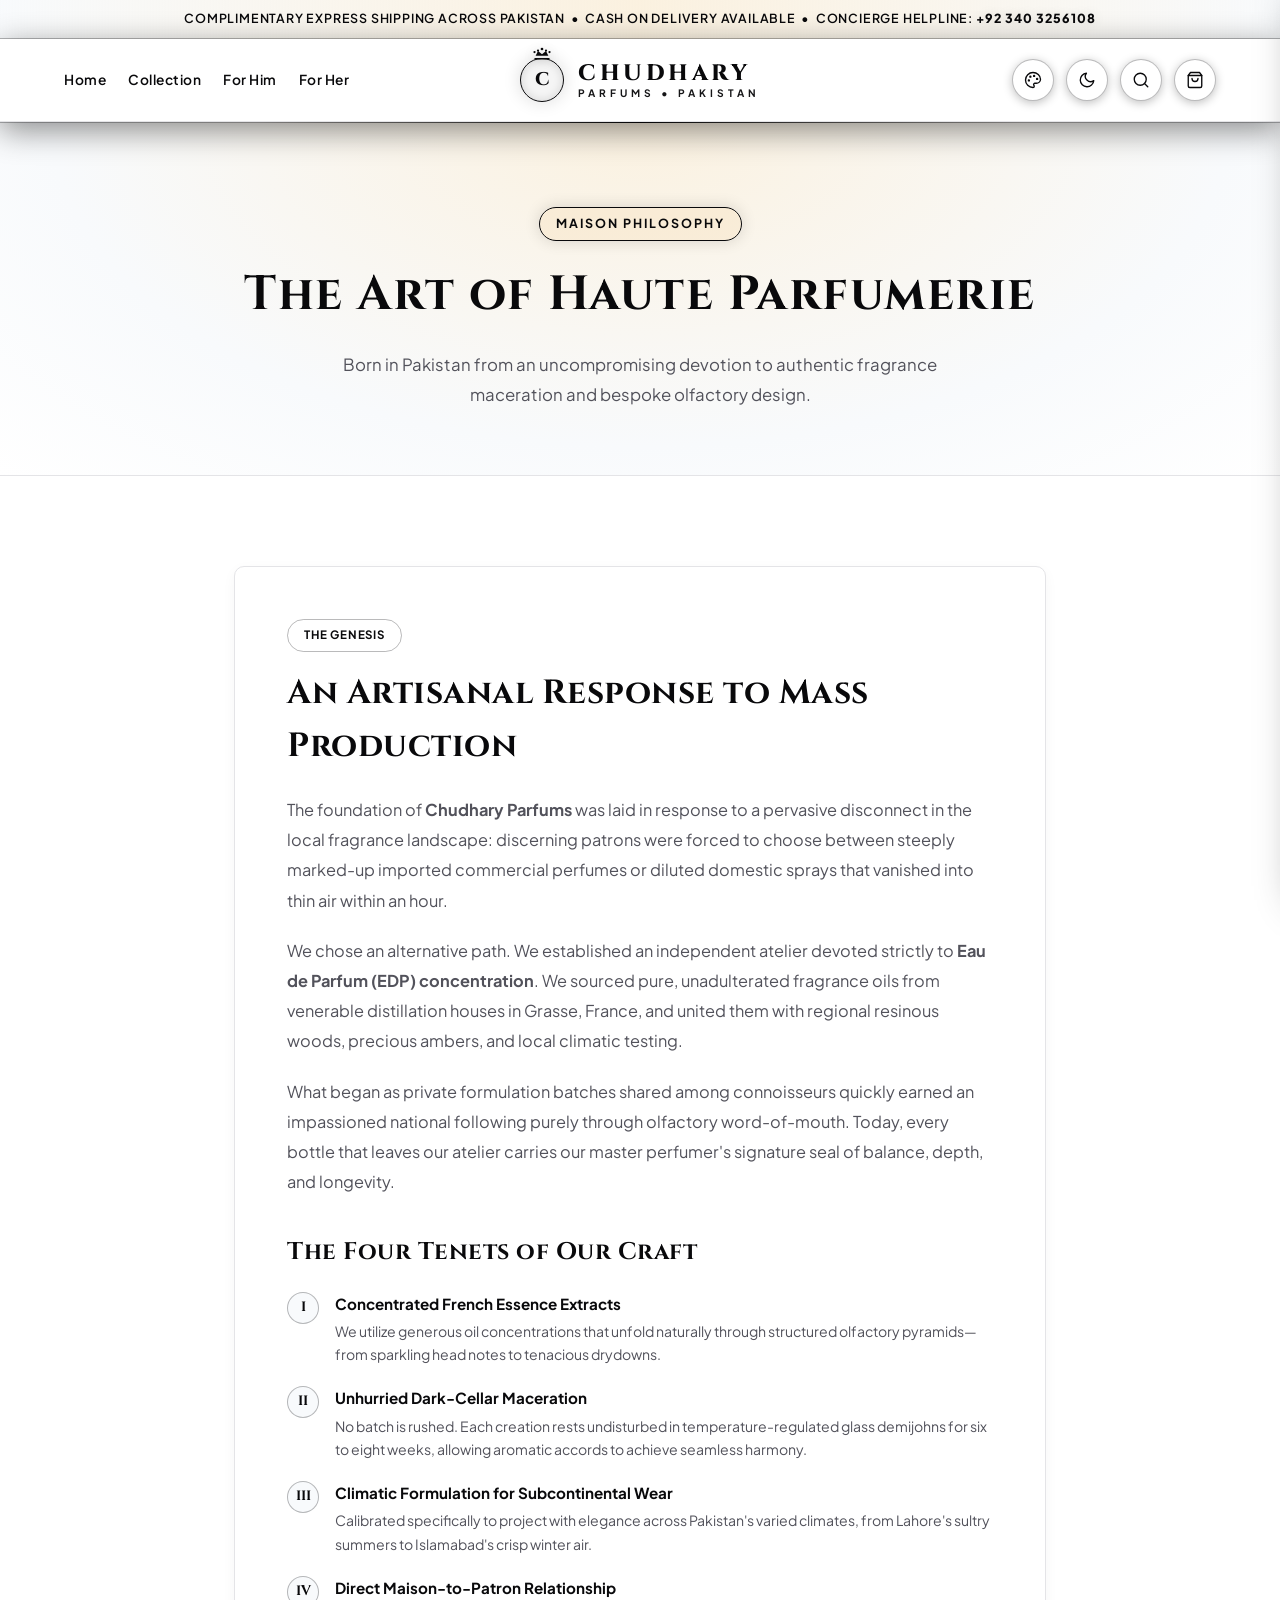
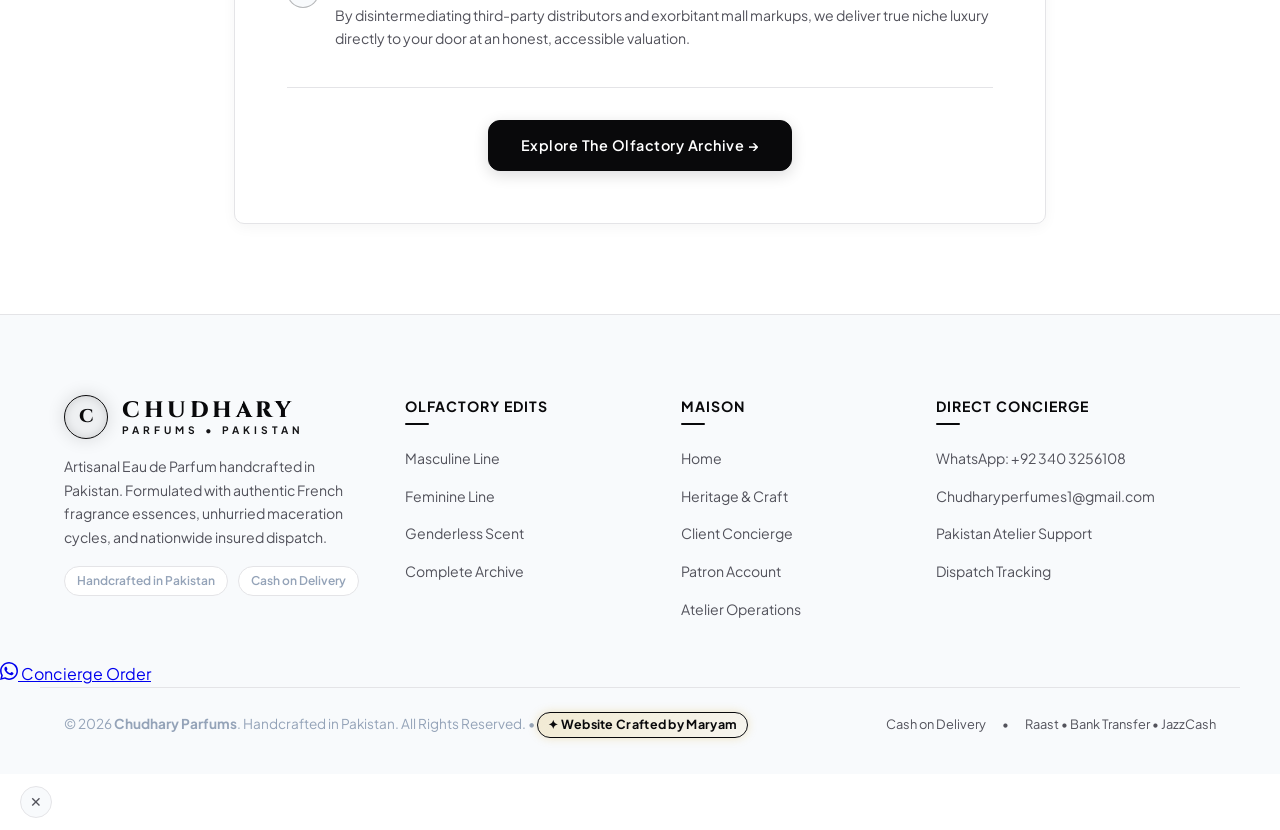
<file: about-us.html>
<!DOCTYPE html>
<html lang="en-PK" data-theme="light" data-palette="modern-noir">
<head>
  <meta charset="UTF-8">
  <meta name="viewport" content="width=device-width, initial-scale=1.0">
  <title>Heritage & Atelier Philosophy | Chudhary Parfums Pakistan</title>
  <meta name="description" content="Discover the artisanal philosophy of Chudhary Parfums. Handcrafted luxury Eau de Parfum macerated with authentic French essence in Pakistan.">
  <meta name="robots" content="index, follow">

  <!-- Canonical & hreflang Tags -->
  <link rel="canonical" href="https://chudharyperfumes.com/about-us">
  <link rel="alternate" hreflang="en-pk" href="https://chudharyperfumes.com/about-us">
  <link rel="alternate" hreflang="x-default" href="https://chudharyperfumes.com/about-us">

  <!-- Open Graph Meta Tags -->
  <meta property="og:type" content="website">
  <meta property="og:site_name" content="Chudhary Parfums">
  <meta property="og:title" content="Heritage & Atelier Philosophy | Chudhary Parfums">
  <meta property="og:description" content="Handcrafted luxury Eau de Parfum macerations born out of artisanal devotion in Pakistan.">
  <meta property="og:url" content="https://chudharyperfumes.com/about-us">
  <meta property="og:image" content="https://chudharyperfumes.com/assets/images/products/black_crown.png">
  <meta property="og:locale" content="en_PK">

  <!-- Twitter Card Tags -->
  <meta name="twitter:card" content="summary_large_image">
  <meta name="twitter:title" content="Heritage & Atelier Philosophy | Chudhary Parfums">
  <meta name="twitter:description" content="Discover the artisanal philosophy of Chudhary Parfums. Handcrafted luxury Eau de Parfum in Pakistan.">
  <meta name="twitter:image" content="https://chudharyperfumes.com/assets/images/products/black_crown.png">

  <!-- Schema.org AboutPage Structured Data -->
  <script type="application/ld+json">
  {
    "@context": "https://schema.org",
    "@type": "AboutPage",
    "name": "About Chudhary Parfums",
    "url": "https://chudharyperfumes.com/about-us"
  }
  </script>

  <!-- Instant Theme Script (Prevents Refresh Flash) -->
  <script>
    (function () {
      try {
        if (localStorage.getItem('cp_theme_v3') !== 'true') {
          localStorage.setItem('cp_palette_pref', 'modern-noir');
          localStorage.setItem('cp_theme_pref', 'light');
          localStorage.setItem('cp_theme_v3', 'true');
        }
        var p = localStorage.getItem('cp_palette_pref') || 'modern-noir';
        var t = localStorage.getItem('cp_theme_pref') || 'light';
        document.documentElement.setAttribute('data-palette', p);
        document.documentElement.setAttribute('data-theme', t);
      } catch (e) { }
    })();
  </script>

  <!-- Google Fonts Preconnect -->
  <link rel="preconnect" href="https://fonts.googleapis.com">
  <link rel="preconnect" href="https://fonts.gstatic.com" crossorigin>
  <link href="https://fonts.googleapis.com/css2?family=Cinzel:wght@400;600;700;800&family=Plus+Jakarta+Sans:wght@300;400;500;600;700&display=swap" rel="stylesheet">

  <!-- CSS Stylesheets -->
  <link rel="stylesheet" href="css/style.css">
  <link rel="stylesheet" href="css/themes.css">
  <link rel="stylesheet" href="css/animations.css">
  <link rel="stylesheet" href="css/responsive.css">
</head>

<body>

  <!-- Top Announcement Bar -->
  <div class="top-bar">
    Complimentary Express Shipping Across Pakistan &nbsp;•&nbsp; Cash on Delivery Available &nbsp;•&nbsp; Concierge Helpline: <strong>+92 340 3256108</strong>
  </div>

  <!-- Haute Parfumerie Split-Wing Header Navbar -->
  <header class="header">
    <div class="container navbar">
      <!-- Left Wing: Curated Navigation Links -->
      <nav class="nav-links nav-wing-left">
        <a href="index.html" class="nav-link">Home</a>
        <a href="shop.html" class="nav-link">Collection</a>
        <a href="shop.html?cat=Men" class="nav-link">For Him</a>
        <a href="shop.html?cat=Women" class="nav-link">For Her</a>
      </nav>

      <!-- Center Wing: Crowned Royal Insignia Logo -->
      <div class="nav-center-wing">
        <a href="index.html" class="logo">
          <div class="logo-seal-wrap">
            <svg class="logo-crown-svg" viewBox="0 0 24 16" fill="currentColor" aria-hidden="true">
              <path d="M2 14h20v2H2v-2zm1.5-3l3.2-6.5 5.3 4.5 5.3-4.5 3.2 6.5H3.5z"/>
              <circle cx="2" cy="6" r="1.5"/>
              <circle cx="6.7" cy="4" r="1.5"/>
              <circle cx="12" cy="2" r="1.8"/>
              <circle cx="17.3" cy="4" r="1.5"/>
              <circle cx="22" cy="6" r="1.5"/>
            </svg>
            <span class="logo-mark">C</span>
          </div>
          <div class="logo-text-group">
            <span class="logo-brand">CHUDHARY</span>
            <span class="logo-sub">PARFUMS • PAKISTAN</span>
          </div>
        </a>
      </div>

      <!-- Right Wing: Atelier Actions -->
      <div class="nav-actions nav-wing-right">
        <button class="btn-icon theme-toggle-btn" title="Toggle Theme" aria-label="Toggle Theme">
          <svg width="18" height="18" viewBox="0 0 24 24" fill="none" stroke="currentColor" stroke-width="1.8" stroke-linecap="round" stroke-linejoin="round"><circle cx="12" cy="12" r="5"></circle><line x1="12" y1="1" x2="12" y2="3"></line><line x1="12" y1="21" x2="12" y2="23"></line><line x1="4.22" y1="4.22" x2="5.64" y2="5.64"></line><line x1="18.36" y1="18.36" x2="19.78" y2="19.78"></line><line x1="1" y1="12" x2="3" y2="12"></line><line x1="21" y1="12" x2="23" y2="12"></line><line x1="4.22" y1="19.78" x2="5.64" y2="18.36"></line><line x1="18.36" y1="5.64" x2="19.78" y2="4.22"></line></svg>
        </button>
        <button class="btn-icon search-trigger-btn" title="Search Scents" aria-label="Search">
          <svg width="17" height="17" viewBox="0 0 24 24" fill="none" stroke="currentColor" stroke-width="1.8" stroke-linecap="round" stroke-linejoin="round"><circle cx="11" cy="11" r="8"></circle><line x1="21" y1="21" x2="16.65" y2="16.65"></line></svg>
        </button>
        <div class="btn-icon action-item cart-trigger-btn" title="Shopping Bag" role="button" tabindex="0" aria-label="Shopping Bag">
          <svg width="17" height="17" viewBox="0 0 24 24" fill="none" stroke="currentColor" stroke-width="1.8" stroke-linecap="round" stroke-linejoin="round"><path d="M6 2L3 6v14a2 2 0 0 0 2 2h14a2 2 0 0 0 2-2V6l-3-4z"></path><line x1="3" y1="6" x2="21" y2="6"></line><path d="M16 10a4 4 0 0 1-8 0"></path></svg>
          <span class="badge-count cart-badge-count">0</span>
        </div>
        <button class="mobile-menu-btn" id="mobile-menu-toggler" aria-label="Toggle Navigation">
          <span class="toggler-bars" aria-hidden="true">
            <span class="bar bar-1"></span>
            <span class="bar bar-2"></span>
            <span class="bar bar-3"></span>
          </span>
        </button>
      </div>
    </div>
  </header>

  <!-- Editorial Page Header -->
  <section style="padding: 85px 0 65px 0; background: radial-gradient(ellipse at top center, rgba(229, 169, 60, 0.16) 0%, var(--bg-secondary) 65%, var(--bg-primary) 100%); border-bottom: 1px solid var(--border-color); text-align: center; position: relative; overflow: hidden;">
    <div style="position: absolute; top: 0; left: 50%; transform: translateX(-50%); width: 60%; height: 1px; background: linear-gradient(90deg, transparent, var(--brand-gold), transparent);"></div>
    <div class="container" style="position: relative; z-index: 2;">
      <span class="badge" style="margin-bottom: 16px; background: rgba(229, 169, 60, 0.1); border: 1px solid var(--brand-gold); color: var(--brand-gold); box-shadow: 0 0 16px var(--brand-gold-glow); font-size: 0.78rem; letter-spacing: 2px; text-transform: uppercase;">Maison Philosophy</span>
      <h1 class="section-title" style="letter-spacing: 1.5px; font-size: 3rem; margin-bottom: 16px;">The Art of <span>Haute Parfumerie</span></h1>
      <p class="section-subtitle" style="font-size: 1.05rem; line-height: 1.8; max-width: 680px;">Born in Pakistan from an uncompromising devotion to authentic fragrance maceration and bespoke olfactory design.</p>
    </div>
  </section>

  <!-- Heritage Narrative Section -->
  <section class="section-padding">
    <div class="container" style="max-width: 860px;">
      <div style="background: var(--bg-card); border: 1px solid var(--border-color); padding: 52px; border-radius: var(--radius-md); box-shadow: var(--shadow-sm);">
        <span class="badge" style="background: transparent; border: 1px solid var(--border-gold); color: var(--brand-gold); margin-bottom: 14px;">The Genesis</span>
        <h2 style="font-family: var(--font-heading); font-size: 2.1rem; margin-bottom: 22px; color: var(--text-primary); letter-spacing: 0.5px;">
          An Artisanal Response to Mass Production
        </h2>
        
        <p style="color: var(--text-secondary); line-height: 1.85; font-size: 1.02rem; margin-bottom: 20px;">
          The foundation of <strong>Chudhary Parfums</strong> was laid in response to a pervasive disconnect in the local fragrance landscape: discerning patrons were forced to choose between steeply marked-up imported commercial perfumes or diluted domestic sprays that vanished into thin air within an hour.
        </p>

        <p style="color: var(--text-secondary); line-height: 1.85; font-size: 1.02rem; margin-bottom: 20px;">
          We chose an alternative path. We established an independent atelier devoted strictly to <strong>Eau de Parfum (EDP) concentration</strong>. We sourced pure, unadulterated fragrance oils from venerable distillation houses in Grasse, France, and united them with regional resinous woods, precious ambers, and local climatic testing.
        </p>

        <p style="color: var(--text-secondary); line-height: 1.85; font-size: 1.02rem; margin-bottom: 36px;">
          What began as private formulation batches shared among connoisseurs quickly earned an impassioned national following purely through olfactory word-of-mouth. Today, every bottle that leaves our atelier carries our master perfumer's signature seal of balance, depth, and longevity.
        </p>

        <!-- Pillars of the Atelier -->
        <h3 style="font-family: var(--font-heading); font-size: 1.5rem; margin-bottom: 20px; color: var(--text-primary); letter-spacing: 0.5px;">
          The Four Tenets of Our Craft
        </h3>
        
        <div style="display: flex; flex-direction: column; gap: 20px; margin-bottom: 36px;">
          <div style="display: flex; gap: 16px; align-items: flex-start;">
            <div style="width: 32px; height: 32px; border-radius: 50%; background: var(--bg-secondary); border: 1px solid var(--border-gold); display: flex; align-items: center; justify-content: center; font-family: var(--font-heading); font-weight: 700; color: var(--brand-gold); font-size: 0.85rem; flex-shrink: 0;">I</div>
            <div>
              <div style="font-weight: 700; color: var(--text-primary); font-size: 0.95rem; margin-bottom: 4px;">Concentrated French Essence Extracts</div>
              <p style="color: var(--text-secondary); font-size: 0.88rem; line-height: 1.65; margin: 0;">We utilize generous oil concentrations that unfold naturally through structured olfactory pyramids—from sparkling head notes to tenacious drydowns.</p>
            </div>
          </div>

          <div style="display: flex; gap: 16px; align-items: flex-start;">
            <div style="width: 32px; height: 32px; border-radius: 50%; background: var(--bg-secondary); border: 1px solid var(--border-gold); display: flex; align-items: center; justify-content: center; font-family: var(--font-heading); font-weight: 700; color: var(--brand-gold); font-size: 0.85rem; flex-shrink: 0;">II</div>
            <div>
              <div style="font-weight: 700; color: var(--text-primary); font-size: 0.95rem; margin-bottom: 4px;">Unhurried Dark-Cellar Maceration</div>
              <p style="color: var(--text-secondary); font-size: 0.88rem; line-height: 1.65; margin: 0;">No batch is rushed. Each creation rests undisturbed in temperature-regulated glass demijohns for six to eight weeks, allowing aromatic accords to achieve seamless harmony.</p>
            </div>
          </div>

          <div style="display: flex; gap: 16px; align-items: flex-start;">
            <div style="width: 32px; height: 32px; border-radius: 50%; background: var(--bg-secondary); border: 1px solid var(--border-gold); display: flex; align-items: center; justify-content: center; font-family: var(--font-heading); font-weight: 700; color: var(--brand-gold); font-size: 0.85rem; flex-shrink: 0;">III</div>
            <div>
              <div style="font-weight: 700; color: var(--text-primary); font-size: 0.95rem; margin-bottom: 4px;">Climatic Formulation for Subcontinental Wear</div>
              <p style="color: var(--text-secondary); font-size: 0.88rem; line-height: 1.65; margin: 0;">Calibrated specifically to project with elegance across Pakistan's varied climates, from Lahore's sultry summers to Islamabad's crisp winter air.</p>
            </div>
          </div>

          <div style="display: flex; gap: 16px; align-items: flex-start;">
            <div style="width: 32px; height: 32px; border-radius: 50%; background: var(--bg-secondary); border: 1px solid var(--border-gold); display: flex; align-items: center; justify-content: center; font-family: var(--font-heading); font-weight: 700; color: var(--brand-gold); font-size: 0.85rem; flex-shrink: 0;">IV</div>
            <div>
              <div style="font-weight: 700; color: var(--text-primary); font-size: 0.95rem; margin-bottom: 4px;">Direct Maison-to-Patron Relationship</div>
              <p style="color: var(--text-secondary); font-size: 0.88rem; line-height: 1.65; margin: 0;">By disintermediating third-party distributors and exorbitant mall markups, we deliver true niche luxury directly to your door at an honest, accessible valuation.</p>
            </div>
          </div>
        </div>

        <div style="text-align: center; border-top: 1px solid var(--border-color); padding-top: 32px;">
          <a href="shop" class="btn btn-primary" style="padding: 13px 32px; letter-spacing: 0.5px;">Explore The Olfactory Archive →</a>
        </div>
      </div>
    </div>
  </section>

  <!-- Luxury Atelier Footer -->
  <footer class="footer">
    <div class="container footer-grid">
      <!-- Column 1: Brand & Craft -->
      <div class="footer-brand">
        <a href="index.html" class="logo">
          <span class="logo-mark">C</span>
          <div class="logo-text-group">
            <span class="logo-brand">CHUDHARY</span>
            <span class="logo-sub">PARFUMS • PAKISTAN</span>
          </div>
        </a>
        <p style="color: var(--text-secondary); font-size: 0.88rem; line-height: 1.7; margin-top: 16px;">
          Artisanal Eau de Parfum handcrafted in Pakistan. Formulated with authentic French fragrance essences, unhurried maceration cycles, and nationwide insured dispatch.
        </p>
        <div style="display:flex; gap:10px; margin-top:16px; font-size:0.75rem; color:var(--text-muted); flex-wrap:wrap;">
          <span style="border:1px solid var(--border-color); padding:4px 12px; border-radius:20px; background:var(--bg-card); font-weight:600;">Handcrafted in Pakistan</span>
          <span style="border:1px solid var(--border-color); padding:4px 12px; border-radius:20px; background:var(--bg-card); font-weight:600;">Cash on Delivery</span>
        </div>
      </div>

      <!-- Column 2: Olfactory Edits -->
      <div>
        <h4 class="footer-heading">Olfactory Edits</h4>
        <ul class="footer-links">
          <li><a href="shop.html?cat=Men">Masculine Line</a></li>
          <li><a href="shop.html?cat=Women">Feminine Line</a></li>
          <li><a href="shop.html?cat=Unisex">Genderless Scent</a></li>
          <li><a href="shop.html">Complete Archive</a></li>
        </ul>
      </div>

      <!-- Column 3: Maison -->
      <div>
        <h4 class="footer-heading">Maison</h4>
        <ul class="footer-links">
          <li><a href="index.html">Home</a></li>
          <li><a href="about-us.html">Heritage & Craft</a></li>
          <li><a href="contact-us.html">Client Concierge</a></li>
          <li><a href="dashboard.html">Patron Account</a></li>
          <li><a href="admin.html">Atelier Operations</a></li>
        </ul>
      </div>

      <!-- Column 4: Client Concierge -->
      <div>
        <h4 class="footer-heading">Direct Concierge</h4>
        <ul class="footer-links">
          <li><a href="https://api.whatsapp.com/send?phone=923403256108" target="_blank">WhatsApp: +92 340 3256108</a></li>
          <li><a href="mailto:Chudharyperfumes1@gmail.com">Chudharyperfumes1@gmail.com</a></li>
          <li><a href="contact-us.html">Pakistan Atelier Support</a></li>
          <li><a href="dashboard.html">Dispatch Tracking</a></li>
        </ul>
      </div>
    </div>

    <!-- Floating WhatsApp Concierge Badge -->
    <a href="https://api.whatsapp.com/send?phone=923403256108&text=Hello%20Chudhary%20Parfums,%20I%20would%20like%20to%20order"
      target="_blank" class="whatsapp-float">
      <svg width="18" height="18" viewBox="0 0 24 24" fill="currentColor"><path d="M20.52 3.48A11.9 11.9 0 0 0 12.02 0C5.4 0 .04 5.36.04 11.98c0 2.11.55 4.17 1.6 5.99L0 24l6.21-1.63a11.93 11.93 0 0 0 5.8 1.49h.01c6.62 0 11.98-5.36 11.98-11.98 0-3.2-1.25-6.21-3.48-8.4zM12.02 21.84h-.01a9.9 9.9 0 0 1-5.05-1.38l-.36-.21-3.75.98 1-3.65-.24-.38a9.92 9.92 0 0 1-1.52-5.22c0-5.48 4.46-9.94 9.94-9.94 2.65 0 5.15 1.03 7.03 2.91a9.88 9.88 0 0 1 2.91 7.03c0 5.48-4.46 9.94-9.94 9.94zm5.45-7.44c-.3-.15-1.77-.87-2.04-.97-.28-.1-.48-.15-.68.15-.2.3-.78.97-.95 1.17-.18.2-.35.23-.65.08-.3-.15-1.27-.47-2.42-1.5-.9-.8-1.5-1.78-1.68-2.08-.18-.3-.02-.46.13-.61.13-.13.3-.35.45-.52.15-.18.2-.3.3-.5.1-.2.05-.38-.03-.53-.07-.15-.68-1.63-.93-2.24-.24-.59-.49-.51-.68-.52h-.58c-.2 0-.52.08-.8.38-.27.3-1.04 1.02-1.04 2.48s1.07 2.87 1.22 3.07c.15.2 2.1 3.2 5.08 4.49.71.31 1.26.49 1.69.63.71.23 1.36.2 1.87.12.57-.09 1.77-.72 2.02-1.42.25-.7.25-1.3.17-1.42-.07-.13-.27-.2-.57-.35z"/></svg>
      <span>Concierge Order</span>
    </a>

    <!-- Footer Bottom Bar -->
    <div class="container footer-bottom" style="display:flex; justify-content:space-between; align-items:center; flex-wrap:wrap; gap:16px;">
      <div>&copy; 2026 <strong>Chudhary Parfums</strong>. Handcrafted in Pakistan. All Rights Reserved. &bull; <span style="display:inline-flex; align-items:center; gap:6px; background:linear-gradient(135deg, rgba(212,160,23,0.18), rgba(212,160,23,0.06)); border:1px solid var(--brand-gold); color:var(--brand-gold); padding:2px 10px; border-radius:14px; font-weight:700; font-size:0.78rem; letter-spacing:0.3px; box-shadow:0 0 10px rgba(212,160,23,0.25);">✦ Website Crafted by Maryam</span></div>
      <div style="display:flex; gap:16px; font-size:0.8rem; color:var(--text-secondary); flex-wrap:wrap;">
        <span>Cash on Delivery</span>
        <span>&bull;</span>
        <span>Raast &bull; Bank Transfer &bull; JazzCash</span>
      </div>
    </div>
  </footer>

  <!-- Sliding Cart Drawer -->
  <div class="drawer-overlay"></div>
  <aside class="cart-drawer">
    <div class="drawer-header">
      <div class="drawer-title" style="font-family:var(--font-heading); font-size:1.3rem; font-weight:700; color:var(--text-primary); letter-spacing:0.5px;">Shopping Bag</div>
      <button class="close-btn close-drawer-btn" aria-label="Close Bag">✕</button>
    </div>
    <div class="drawer-body cart-drawer-items"></div>
    <div class="drawer-footer" style="padding: 16px 20px; border-top: 1px solid var(--border-color); background: var(--bg-secondary);">
      <div style="display: flex; gap: 8px; margin-bottom: 12px;">
        <input type="text" id="coupon-code-input" placeholder="Promotional Code" style="flex: 1; padding: 8px 14px; background: var(--bg-input); border: 1px solid var(--border-color); border-radius: 6px; color: var(--text-primary); font-size: 0.82rem; outline:none;">
        <button class="btn btn-outline" style="padding: 8px 16px; font-weight:700; font-size:0.8rem;" onclick="CartManager.applyCoupon(document.getElementById('coupon-code-input').value)">Apply</button>
      </div>

      <div class="cart-summary-row" style="display:flex; justify-content:space-between; font-size:0.85rem; color:var(--text-secondary); margin-bottom:6px;">
        <span>Subtotal</span>
        <span class="cart-subtotal-val" style="font-weight:700; color:var(--text-primary);">PKR 0</span>
      </div>

      <div id="cart-discount-row" class="cart-summary-row" style="display:none; justify-content:space-between; font-size:0.85rem; color:var(--status-success); margin-bottom:6px; font-weight:700;">
        <span>Private Discount</span>
        <span class="discount-val">- PKR 0</span>
      </div>

      <div class="cart-summary-row total" style="display:flex; justify-content:space-between; font-size:1.15rem; font-weight:800; color:var(--text-primary); margin-top:8px; padding-top:8px; border-top:1px solid var(--border-color);">
        <span>Total Due</span>
        <span class="cart-total-val" style="color:var(--brand-gold);">PKR 0</span>
      </div>

      <a href="checkout.html" class="btn btn-primary proceed-checkout-btn" style="display:block; text-align:center; width: 100%; margin-top: 12px; padding:12px; font-weight:700; font-size:0.9rem; text-decoration:none;">Proceed to Checkout</a>
    </div>
  </aside>

  <!-- Search Modal -->
  <div class="modal-overlay"></div>
  <div class="search-modal">
    <div class="search-input-group">
      <svg width="17" height="17" viewBox="0 0 24 24" fill="none" stroke="currentColor" stroke-width="1.8" stroke-linecap="round" stroke-linejoin="round" style="color:var(--text-muted);"><circle cx="11" cy="11" r="8"></circle><line x1="21" y1="21" x2="16.65" y2="16.65"></line></svg>
      <input type="text" class="search-input" placeholder="Search by fragrance name, notes (e.g. Vanilla, Oud)...">
      <button class="close-btn close-search-btn" aria-label="Close Search">✕</button>
    </div>
    <div class="search-results"></div>
  </div>

  <!-- Quick View Modal -->
  <div class="quick-view-modal">
    <div style="text-align: right; padding: 12px 20px;">
      <button class="close-btn close-quickview-btn" aria-label="Close View">✕</button>
    </div>
    <div class="quick-view-body"></div>
  </div>

  <!-- JS Scripts -->
  <script src="js/theme.js?v=2.0"></script>
  <script src="js/animations.js?v=2.0"></script>
  <script src="js/script.js?v=2.0"></script>
  <script src="js/shop.js?v=2.0"></script>
  <script src="js/cart.js?v=2.0"></script>
  <script src="js/wishlist.js?v=2.0"></script>
  <script src="js/search.js?v=2.0"></script>
  <script src="js/checkout.js?v=2.0"></script>

  <!-- Mobile Sticky Bottom Navigation Bar (Mobile Only) -->
  <nav class="mobile-bottom-bar">
    <a href="index.html" class="mobile-bottom-nav-item">
      <svg width="20" height="20" viewBox="0 0 24 24" fill="none" stroke="currentColor" stroke-width="1.8" stroke-linecap="round" stroke-linejoin="round"><path d="M3 9l9-7 9 7v11a2 2 0 0 1-2 2H5a2 2 0 0 1-2-2z"></path><polyline points="9 22 9 12 15 12 15 22"></polyline></svg>
      <span>Home</span>
    </a>
    <a href="shop.html" class="mobile-bottom-nav-item">
      <svg width="20" height="20" viewBox="0 0 24 24" fill="none" stroke="currentColor" stroke-width="1.8" stroke-linecap="round" stroke-linejoin="round"><path d="M6 2L3 6v14a2 2 0 0 0 2 2h14a2 2 0 0 0 2-2V6l-3-4z"></path><line x1="3" y1="6" x2="21" y2="6"></line><path d="M16 10a4 4 0 0 1-8 0"></path></svg>
      <span>Shop</span>
    </a>
    <button type="button" class="mobile-bottom-nav-item open-cart-btn" onclick="if(window.CartManager){CartManager.openDrawer();}else{window.location.href='shop.html';}" aria-label="Open Shopping Bag">
      <div class="bottom-nav-icon-wrap">
        <svg width="20" height="20" viewBox="0 0 24 24" fill="none" stroke="currentColor" stroke-width="1.8" stroke-linecap="round" stroke-linejoin="round"><path d="M6 2L3 6v14a2 2 0 0 0 2 2h14a2 2 0 0 0 2-2V6l-3-4z"></path><line x1="3" y1="6" x2="21" y2="6"></line><path d="M16 10a4 4 0 0 1-8 0"></path></svg>
        <span class="cart-badge-count mobile-bottom-badge" style="display:none;">0</span>
      </div>
      <span>Bag</span>
    </button>
    <a href="https://api.whatsapp.com/send?phone=923403256108&text=Hello%20Chudhary%20Parfums,%20I%20would%20like%20to%20order" target="_blank" class="mobile-bottom-nav-item">
      <svg width="20" height="20" viewBox="0 0 24 24" fill="currentColor"><path d="M20.52 3.48A11.9 11.9 0 0 0 12.02 0C5.4 0 .04 5.36.04 11.98c0 2.11.55 4.17 1.6 5.99L0 24l6.21-1.63a11.93 11.93 0 0 0 5.8 1.49h.01c6.62 0 11.98-5.36 11.98-11.98 0-3.2-1.25-6.21-3.48-8.4zM12.02 21.84h-.01a9.9 9.9 0 0 1-5.05-1.38l-.36-.21-3.75.98 1-3.65-.24-.38a9.92 9.92 0 0 1-1.52-5.22c0-5.48 4.46-9.94 9.94-9.94 2.65 0 5.15 1.03 7.03 2.91a9.88 9.88 0 0 1 2.91 7.03c0 5.48-4.46 9.94-9.94 9.94zm5.45-7.44c-.3-.15-1.77-.87-2.04-.97-.28-.1-.48-.15-.68.15-.2.3-.78.97-.95 1.17-.18.2-.35.23-.65.08-.3-.15-1.27-.47-2.42-1.5-.9-.8-1.5-1.78-1.68-2.08-.18-.3-.02-.46.13-.61.13-.13.3-.35.45-.52.15-.18.2-.3.3-.5.1-.2.05-.38-.03-.53-.07-.15-.68-1.63-.93-2.24-.24-.59-.49-.51-.68-.52h-.58c-.2 0-.52.08-.8.38-.27.3-1.04 1.02-1.04 2.48s1.07 2.87 1.22 3.07c.15.2 2.1 3.2 5.08 4.49.71.31 1.26.49 1.69.63.71.23 1.36.2 1.87.12.57-.09 1.77-.72 2.02-1.42.25-.7.25-1.3.17-1.42-.07-.13-.27-.2-.57-.35z"/></svg>
      <span>WhatsApp</span>
    </a>
    <a href="about-us.html" class="mobile-bottom-nav-item active">
      <svg width="20" height="20" viewBox="0 0 24 24" fill="none" stroke="currentColor" stroke-width="1.8" stroke-linecap="round" stroke-linejoin="round"><circle cx="12" cy="12" r="10"></circle><line x1="12" y1="16" x2="12" y2="12"></line><line x1="12" y1="8" x2="12.01" y2="8"></line></svg>
      <span>Heritage</span>
    </a>
  </nav>
</body>
</html>
</file>
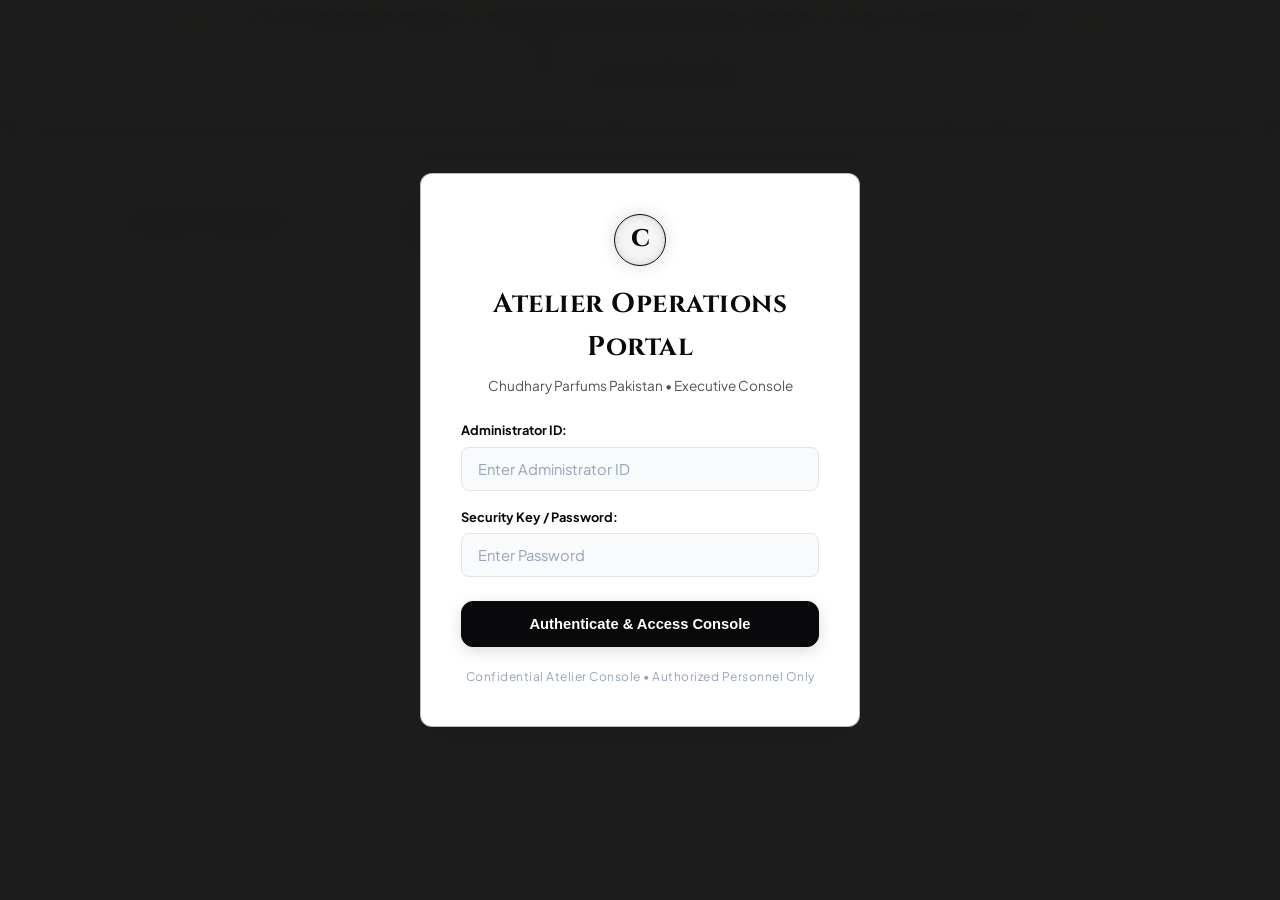
<file: admin.html>
<!DOCTYPE html>
<html lang="en" data-theme="light" data-palette="modern-noir">
<head>
  <meta charset="UTF-8">
  <meta name="viewport" content="width=device-width, initial-scale=1.0">
  <title>Executive Operations Console | Chudhary Parfums Pakistan</title>
  <meta name="description" content="Atelier consignment management, PostEx courier tracking, and olfactory inventory reserve for Chudhary Parfums.">
  <meta name="robots" content="noindex, nofollow">

  <!-- Instant Theme Script (Prevents Refresh Flash) -->
  <script>
    (function() {
      try {
        if (localStorage.getItem('cp_theme_v3') !== 'true') {
          localStorage.setItem('cp_palette_pref', 'modern-noir');
          localStorage.setItem('cp_theme_pref', 'light');
          localStorage.setItem('cp_theme_v3', 'true');
        }
        var p = localStorage.getItem('cp_palette_pref') || 'modern-noir';
        var t = localStorage.getItem('cp_theme_pref') || 'light';
        document.documentElement.setAttribute('data-palette', p);
        document.documentElement.setAttribute('data-theme', t);
      } catch(e) {}
    })();
  </script>

  <!-- Performance Preconnect Hints -->
  <link rel="preconnect" href="https://fonts.googleapis.com">
  <link rel="preconnect" href="https://fonts.gstatic.com" crossorigin>

  <!-- CSS Stylesheets -->
  <link rel="stylesheet" href="css/style.css">
  <link rel="stylesheet" href="css/themes.css">
  <link rel="stylesheet" href="css/animations.css">
  <link rel="stylesheet" href="css/responsive.css">
  <link rel="stylesheet" href="css/shop.css">
</head>
<body>

  <!-- Top Announcement Bar -->
  <div class="top-bar">
    Atelier Operations Console &nbsp;•&nbsp; Pakistan Fulfillments & Regional Logistics &nbsp;•&nbsp; Helpline: <strong>+92 340 3256108</strong>
  </div>

  <!-- Haute Parfumerie Split-Wing Header Navbar -->
  <header class="header">
    <div class="container navbar">
      <!-- Left Wing: Curated Navigation Links -->
      <nav class="nav-links nav-wing-left">
        <a href="index.html" class="nav-link">Home</a>
        <a href="shop.html" class="nav-link">Collection</a>
        <a href="shop.html?cat=Men" class="nav-link">For Him</a>
        <a href="shop.html?cat=Women" class="nav-link">For Her</a>
      </nav>

      <!-- Center Wing: Crowned Royal Insignia Logo -->
      <div class="nav-center-wing">
        <a href="index.html" class="logo">
          <div class="logo-seal-wrap">
            <svg class="logo-crown-svg" viewBox="0 0 24 16" fill="currentColor" aria-hidden="true">
              <path d="M2 14h20v2H2v-2zm1.5-3l3.2-6.5 5.3 4.5 5.3-4.5 3.2 6.5H3.5z"/>
              <circle cx="2" cy="6" r="1.5"/>
              <circle cx="6.7" cy="4" r="1.5"/>
              <circle cx="12" cy="2" r="1.8"/>
              <circle cx="17.3" cy="4" r="1.5"/>
              <circle cx="22" cy="6" r="1.5"/>
            </svg>
            <span class="logo-mark">C</span>
          </div>
          <div class="logo-text-group">
            <span class="logo-brand">CHUDHARY</span>
            <span class="logo-sub">PARFUMS • PAKISTAN</span>
          </div>
        </a>
      </div>

      <!-- Right Wing: Administrative Actions -->
      <div class="nav-actions nav-wing-right">
        <button class="btn-icon theme-toggle-btn" title="Toggle Theme" aria-label="Toggle Theme">
          <svg width="18" height="18" viewBox="0 0 24 24" fill="none" stroke="currentColor" stroke-width="1.8" stroke-linecap="round" stroke-linejoin="round"><circle cx="12" cy="12" r="5"></circle><line x1="12" y1="1" x2="12" y2="3"></line><line x1="12" y1="21" x2="12" y2="23"></line><line x1="4.22" y1="4.22" x2="5.64" y2="5.64"></line><line x1="18.36" y1="18.36" x2="19.78" y2="19.78"></line><line x1="1" y1="12" x2="3" y2="12"></line><line x1="21" y1="12" x2="23" y2="12"></line><line x1="4.22" y1="19.78" x2="5.64" y2="18.36"></line><line x1="18.36" y1="5.64" x2="19.78" y2="4.22"></line></svg>
        </button>
        <button onclick="AdminManager.logout()" class="btn btn-outline" style="padding: 7px 14px; font-size: 0.74rem; border-color: #ef4444; color: #ef4444; border-radius: 18px;">Terminate</button>
        <a href="index.html" class="btn btn-outline" style="padding: 7px 14px; font-size: 0.74rem; border-color: var(--brand-gold); color: var(--brand-gold); border-radius: 18px;">Exit Store</a>
        <button class="mobile-menu-btn" id="mobile-menu-toggler" aria-label="Toggle Navigation">
          <span class="toggler-bars" aria-hidden="true">
            <span class="bar bar-1"></span>
            <span class="bar bar-2"></span>
            <span class="bar bar-3"></span>
          </span>
        </button>
      </div>
    </div>
  </header>

  <!-- Main Admin Dashboard Content Wrapper -->
  <div id="admin-main-content" style="display:none;">
    <!-- Editorial Banner -->
    <section class="page-header" style="position: relative; overflow: hidden; background: radial-gradient(circle at 50% 20%, rgba(212, 160, 23, 0.12) 0%, rgba(212, 160, 23, 0.03) 45%, var(--bg-primary) 75%); border-bottom: 1px solid var(--border-gold); padding: 56px 0 40px 0; text-align: center;">
      <div style="position: absolute; top: -60px; left: 50%; transform: translateX(-50%); width: 280px; height: 120px; background: var(--brand-gold); filter: blur(80px); opacity: 0.2; pointer-events: none;"></div>
      <div class="container" style="position: relative; z-index: 2;">
        <span class="badge" style="margin-bottom: 14px; background: rgba(212, 160, 23, 0.08); border: 1px solid var(--border-gold); color: var(--brand-gold); box-shadow: 0 4px 16px var(--brand-gold-glow); letter-spacing: 2px;">✦ ATELIER LOGISTICS & OPERATIONS ✦</span>
        <h1 class="section-title" style="letter-spacing:1px; margin-bottom: 8px;">
          Operations <span>Command Center</span>
        </h1>
        <p class="section-subtitle" style="max-width: 650px; margin: 0 auto; color: var(--text-secondary);">Authenticated Administrator • Pakistan dispatch fulfillment, PostEx courier synchronization, and stock reservations.</p>
      </div>
    </section>

    <!-- Admin Body -->
    <section class="section-padding">
      <div class="container">

        <!-- Operations Standards Summary -->
        <div style="background: var(--bg-card); border: 1px solid var(--border-color); padding: 26px; border-radius: var(--radius-md); margin-bottom: 32px; box-shadow: var(--shadow-sm);">
          <div style="font-size: 0.75rem; color: var(--brand-gold); font-weight: 700; text-transform: uppercase; letter-spacing: 1.5px; margin-bottom: 8px;">Atelier Logistics Protocols</div>
          <h3 style="font-size: 1.25rem; font-weight: 700; color: var(--text-primary); margin-bottom: 16px;">Real-Time Order & Logistics Oversight:</h3>
          
          <div style="display: grid; grid-template-columns: repeat(auto-fit, minmax(240px, 1fr)); gap: 16px; font-size: 0.86rem; color: var(--text-secondary);">
            <div style="background: var(--bg-secondary); padding: 18px; border-radius: 6px; border: 1px solid var(--border-color);">
              <strong style="color: var(--text-primary); display: block; margin-bottom: 6px; font-size: 0.88rem;">1. Live Consignment Dispatch</strong>
              Client orders placed across the online boutique immediately register below. Update operational status through to final delivery.
            </div>
            <div style="background: var(--bg-secondary); padding: 18px; border-radius: 6px; border: 1px solid var(--border-color);">
              <strong style="color: var(--text-primary); display: block; margin-bottom: 6px; font-size: 0.88rem;">2. WhatsApp Concierge Notification</strong>
              Transmit formal consignment tracking and delivery schedules straight to patrons with automated WhatsApp dispatches.
            </div>
            <div style="background: var(--bg-secondary); padding: 18px; border-radius: 6px; border: 1px solid var(--border-color);">
              <strong style="color: var(--text-primary); display: block; margin-bottom: 6px; font-size: 0.88rem;">3. Workflow Simulation</strong>
              Utilize simulated orders to stress-test regional consignment routing to Islamabad, Karachi, Peshawar, and Multan.
            </div>
            <div style="background: var(--bg-secondary); padding: 18px; border-radius: 6px; border: 1px solid var(--border-color);">
              <strong style="color: var(--text-primary); display: block; margin-bottom: 6px; font-size: 0.88rem;">4. Flacon Inventory Reserves</strong>
              Calibrate maceration batch units and available flacons using precision stock adjustments.
            </div>
          </div>
        </div>
        
        <!-- Supabase Real-Time Cloud Database Control Card -->
        <div id="admin-cloud-db-card" style="background: var(--bg-card); border: 1px solid var(--border-gold); padding: 24px; border-radius: var(--radius-md); margin-bottom: 32px; box-shadow: var(--shadow-sm);">
          <!-- Dynamically populated via js/admin.js -->
        </div>
        
        <!-- Real-Time Metrics & Control Cards -->
        <div style="display: grid; grid-template-columns: repeat(auto-fit, minmax(220px, 1fr)); gap: 20px; margin-bottom: 32px;">
          <div style="background: var(--bg-card); border: 1px solid var(--border-color); padding: 22px; border-radius: var(--radius-md); box-shadow: var(--shadow-sm);">
            <div style="font-size: 0.74rem; color: var(--text-muted); font-weight: 700; text-transform: uppercase; letter-spacing: 0.5px;">Flacons In Atelier Stock</div>
            <div id="admin-total-fragrances" style="font-size: 2rem; font-weight: 800; font-family: var(--font-heading); color: var(--brand-gold); margin-top: 6px;">0 Units</div>
            <div id="admin-stock-summary" style="font-size: 0.78rem; color: var(--text-secondary); margin-top: 4px;">Across Active Formulations</div>
          </div>

          <div style="background: var(--bg-card); border: 1px solid var(--border-color); padding: 22px; border-radius: var(--radius-md); box-shadow: var(--shadow-sm);">
            <div style="font-size: 0.74rem; color: var(--text-muted); font-weight: 700; text-transform: uppercase; letter-spacing: 0.5px;">Orders In Transit</div>
            <div id="admin-going-orders" style="font-size: 2rem; font-weight: 800; font-family: var(--font-heading); color: #38bdf8; margin-top: 6px;">0 Going</div>
            <div id="admin-going-amount" style="font-size: 0.78rem; color: #38bdf8; margin-top: 4px;">Dispatched to Patrons</div>
          </div>

          <div style="background: var(--bg-card); border: 1px solid var(--border-color); padding: 22px; border-radius: var(--radius-md); box-shadow: var(--shadow-sm);">
            <div style="font-size: 0.74rem; color: var(--text-muted); font-weight: 700; text-transform: uppercase; letter-spacing: 0.5px;">Pending COD Fulfillments</div>
            <div id="admin-pending-orders" style="font-size: 2rem; font-weight: 800; font-family: var(--font-heading); color: #f59e0b; margin-top: 6px;">0 Pending</div>
            <div id="admin-pending-cash" style="font-size: 0.78rem; color: #f59e0b; margin-top: 4px;">Awaiting Fulfillment</div>
          </div>

          <div style="background: var(--bg-card); border: 1px solid var(--border-color); padding: 22px; border-radius: var(--radius-md); box-shadow: var(--shadow-sm);">
            <div style="font-size: 0.74rem; color: var(--text-muted); font-weight: 700; text-transform: uppercase; letter-spacing: 0.5px;">Settled Acquisition Total</div>
            <div id="admin-total-sales" style="font-size: 2rem; font-weight: 800; font-family: var(--font-heading); color: var(--status-success); margin-top: 6px;">PKR 0</div>
            <div id="admin-cleared-payments" style="font-size: 0.78rem; color: var(--status-success); margin-top: 4px;">COD & Digital Transfers</div>
          </div>
        </div>

        <!-- Real Order Tracking Section -->
        <div style="background: var(--bg-card); border: 1px solid var(--border-color); padding: 32px; border-radius: var(--radius-md); margin-bottom: 40px; box-shadow: var(--shadow-sm);">
          <div style="display: flex; justify-content: space-between; align-items: center; flex-wrap: wrap; gap: 16px; margin-bottom: 20px;">
            <div>
              <div style="display:flex; align-items:center; gap:10px; margin-bottom:4px;">
                <h3 style="font-family: var(--font-heading); font-size: 1.5rem; color: var(--text-primary); margin:0;">Live Consignment Registry & Fulfillment</h3>
                <span class="badge" style="background:rgba(46, 204, 113, 0.15); color:#2ecc71; border:1px solid #2ecc71; font-size:0.75rem;">Active Registry</span>
              </div>
              <p style="font-size: 0.86rem; color: var(--text-secondary);">Real-time consignment verification, dispatch status, and direct client correspondence.</p>
            <div style="display:flex; gap:10px; flex-wrap:wrap;">
              <button class="btn btn-primary" onclick="AdminManager.simulateNewOrder()" style="padding: 10px 18px; font-size: 0.85rem; font-weight: 700;">+ Simulate Consignment</button>
              <button class="btn btn-outline" onclick="AdminManager.resetOrdersToSequential()" style="padding: 10px 14px; font-size: 0.82rem; border-color:var(--border-color); color:var(--text-muted);" title="Clear old test orders and restart sequence from CH-001">🔄 Reset to CH-001</button>
            </div>
          </div>

          <!-- Search & Filter Controls Toolbar -->
          <div style="display: flex; gap: 16px; margin-bottom: 24px; flex-wrap: wrap; align-items: center; background: var(--bg-secondary); padding: 14px 18px; border-radius: 8px; border: 1px solid var(--border-color);">
            <div style="flex: 1; min-width: 220px; display: flex; align-items: center; gap: 10px; background: var(--bg-input); padding: 8px 14px; border-radius: 6px; border: 1px solid var(--border-color);">
              <svg width="16" height="16" viewBox="0 0 24 24" fill="none" stroke="currentColor" stroke-width="1.8" stroke-linecap="round" stroke-linejoin="round" style="color:var(--text-muted);"><circle cx="11" cy="11" r="8"></circle><line x1="21" y1="21" x2="16.65" y2="16.65"></line></svg>
              <input type="text" id="admin-order-search" placeholder="Search by Consignment ID, CN, Client, or Destination..." style="flex: 1; border: none; background: transparent; outline: none; color: var(--text-primary); font-size: 0.86rem;">
            </div>

            <div style="display: flex; align-items: center; gap: 8px;">
              <label style="font-size: 0.82rem; color: var(--text-muted); font-weight: 600;">Status Filter:</label>
              <select id="admin-status-filter" style="padding: 8px 14px; background: var(--bg-input); border: 1px solid var(--border-color); border-radius: 6px; color: var(--text-primary); font-size: 0.84rem;">
                <option value="all">All Consignments</option>
                <option value="pending">Pending COD</option>
                <option value="processing">Processing</option>
                <option value="dispatched">Dispatched</option>
                <option value="delivered">Delivered</option>
              </select>
            </div>
          </div>

          <!-- Order Table -->
          <div style="overflow-x: auto;">
            <table style="width: 100%; border-collapse: collapse; font-size: 0.88rem; text-align: left; min-width: 900px;">
              <thead>
                <tr style="border-bottom: 2px solid var(--border-color); color: var(--text-secondary); font-size: 0.78rem; text-transform: uppercase; letter-spacing: 0.8px;">
                  <th style="padding: 12px;">Order ID</th>
                  <th style="padding: 12px;">Client Details</th>
                  <th style="padding: 12px;">Fragrance Editions</th>
                  <th style="padding: 12px;">Total Value</th>
                  <th style="padding: 12px;">Tracking Ref</th>
                  <th style="padding: 12px;">Status</th>
                  <th style="padding: 12px; text-align: right;">Action</th>
                </tr>
              </thead>
              <tbody id="admin-orders-tbody">
                <!-- Dynamically populated via js/admin.js -->
              </tbody>
            </table>
          </div>
        </div>

        <!-- Visual Brand Asset & Editorial Manager -->
        <div style="background: var(--bg-card); border: 1px solid var(--border-color); padding: 32px; border-radius: var(--radius-md); box-shadow: var(--shadow-sm); margin-bottom: 32px;">
          <h3 style="font-family: var(--font-heading); font-size: 1.5rem; margin-bottom: 6px; color: var(--text-primary);">Visual Assets & Editorial Content</h3>
          <p style="font-size: 0.86rem; color: var(--text-secondary); margin-bottom: 24px;">Configure homepage flacon artwork, maison narrative imagery, and editorial headlines.</p>

          <form onsubmit="event.preventDefault(); AdminManager.saveSiteConfig();" style="display: grid; grid-template-columns: repeat(auto-fit, minmax(280px, 1fr)); gap: 20px;">
            <div>
              <label style="display:block; font-size:0.8rem; font-weight:700; color:var(--text-primary); margin-bottom:6px;">Homepage Hero Flacon URL:</label>
              <input type="text" id="adm-hero-img" placeholder="assets/images/products/black_crown.png or https://..." style="width:100%; padding:10px 14px; background:var(--bg-input); border:1px solid var(--border-color); border-radius:6px; color:var(--text-primary); font-size:0.88rem;">
            </div>

            <div>
              <label style="display:block; font-size:0.8rem; font-weight:700; color:var(--text-primary); margin-bottom:6px;">Heritage Narrative Image URL:</label>
              <input type="text" id="adm-story-img" placeholder="assets/images/products/elite_touch.png or https://..." style="width:100%; padding:10px 14px; background:var(--bg-input); border:1px solid var(--border-color); border-radius:6px; color:var(--text-primary); font-size:0.88rem;">
            </div>

            <div>
              <label style="display:block; font-size:0.8rem; font-weight:700; color:var(--text-primary); margin-bottom:6px;">Hero Headline Title:</label>
              <input type="text" id="adm-hero-title" placeholder="Handcrafted Luxury Eau de Parfum" style="width:100%; padding:10px 14px; background:var(--bg-input); border:1px solid var(--border-color); border-radius:6px; color:var(--text-primary); font-size:0.88rem;">
            </div>

            <div style="grid-column: 1 / -1; text-align: right;">
              <button type="submit" class="btn btn-primary" style="padding: 10px 24px; font-weight: 700; font-size: 0.88rem;">Publish Editorial Configuration</button>
            </div>
          </form>
        </div>

        <!-- Real Inventory Tracking Section -->
        <div style="background: var(--bg-card); border: 1px solid var(--border-color); padding: 32px; border-radius: var(--radius-md); box-shadow: var(--shadow-sm);">
          <div style="display:flex; justify-content:space-between; align-items:center; flex-wrap:wrap; gap:12px; margin-bottom: 20px;">
            <div>
              <h3 style="font-family: var(--font-heading); font-size: 1.5rem; margin: 0; color: var(--text-primary);">Flacon Catalog & Inventory Reserve</h3>
              <p style="font-size: 0.86rem; color: var(--text-secondary); margin: 4px 0 0 0;">Manage real-time perfume inventory, adjust prices, and calibrate batch stock.</p>
            </div>
            <div style="display:flex; gap:10px; flex-wrap:wrap;">
              <button class="btn btn-primary" onclick="AdminManager.openAddPerfumeModal()" style="font-size:0.84rem; padding:10px 18px;">+ Add New Flacon</button>
              <button class="btn btn-outline" onclick="AdminManager.setAllStock(15)" style="font-size:0.84rem; padding:10px 14px; border-color:var(--brand-gold); color:var(--brand-gold);">⚡ Set All Stock to 15</button>
            </div>
          </div>
          
          <div style="overflow-x: auto;">
            <table style="width: 100%; border-collapse: collapse; font-size: 0.88rem; text-align: left; min-width: 650px;">
              <thead>
                <tr style="border-bottom: 2px solid var(--border-color); color: var(--text-secondary); font-size: 0.78rem; text-transform: uppercase; letter-spacing: 0.8px;">
                  <th style="padding: 12px;">ID</th>
                  <th style="padding: 12px;">Fragrance Name</th>
                  <th style="padding: 12px;">Edition Line</th>
                  <th style="padding: 12px;">Acquisition Price</th>
                  <th style="padding: 12px;">Reserve Status</th>
                  <th style="padding: 12px; text-align: right;">Batch Calibration</th>
                </tr>
              </thead>
              <tbody id="admin-inventory-tbody">
                <!-- Dynamically populated via js/admin.js -->
              </tbody>
            </table>
          </div>
        </div>

      </div>
    </section>
  </div>

  <!-- Ultra Luxury Clean Footer -->
  <footer class="footer">
    <div class="container footer-grid">
      <!-- Column 1: Brand & Craft -->
      <div class="footer-brand">
        <a href="index.html" class="logo">
          <span class="logo-mark">C</span>
          <div class="logo-text-group">
            <span class="logo-brand">CHUDHARY</span>
            <span class="logo-sub">PARFUMS • PAKISTAN</span>
          </div>
        </a>
        <p style="color: var(--text-secondary); font-size: 0.88rem; line-height: 1.8; margin-top: 18px;">
          An artisanal Pakistani fragrance atelier crafting pure Eau de Parfum formulations. Macerated slowly in small batches using premium French fragrance oils and time-honoured traditions.
        </p>
        <div style="display:flex; gap:10px; margin-top:18px; font-size:0.75rem; color:var(--text-muted); flex-wrap:wrap;">
          <span style="border:1px solid var(--border-color); padding:4px 12px; border-radius:2px; letter-spacing:1px; text-transform:uppercase;">Atelier Pakistan</span>
          <span style="border:1px solid var(--border-color); padding:4px 12px; border-radius:2px; letter-spacing:1px; text-transform:uppercase;">Haute Parfumerie</span>
        </div>
      </div>

      <!-- Column 2: Olfactory Editions -->
      <div>
        <h4 class="footer-heading">Olfactory Editions</h4>
        <ul class="footer-links">
          <li><a href="shop.html?cat=Men">Masculine Line</a></li>
          <li><a href="shop.html?cat=Women">Feminine Line</a></li>
          <li><a href="shop.html?cat=Unisex">Genderless Editions</a></li>
          <li><a href="shop.html">Complete Atelier Archive</a></li>
        </ul>
      </div>

      <!-- Column 3: The Maison -->
      <div>
        <h4 class="footer-heading">The Maison</h4>
        <ul class="footer-links">
          <li><a href="index.html">Atelier Home</a></li>
          <li><a href="about-us.html">Heritage & Craft</a></li>
          <li><a href="contact-us.html">Client Concierge</a></li>
          <li><a href="dashboard.html">Client Account</a></li>
          <li><a href="admin.html">Operations Portal</a></li>
        </ul>
      </div>

      <!-- Column 4: Concierge & Orders -->
      <div>
        <h4 class="footer-heading">Client Concierge</h4>
        <ul class="footer-links">
          <li><a href="https://api.whatsapp.com/send?phone=923403256108" target="_blank">WhatsApp: +92 340 3256108</a></li>
          <li><a href="mailto:Chudharyperfumes1@gmail.com">Chudharyperfumes1@gmail.com</a></li>
          <li><a href="contact-us.html">Bespoke Gifting & Consultations</a></li>
          <li><a href="dashboard.html">Consignment Tracking</a></li>
        </ul>
      </div>
    </div>

    <!-- Footer Bottom Bar -->
    <div class="container footer-bottom" style="display:flex; justify-content:space-between; align-items:center; flex-wrap:wrap; gap:16px;">
      <div>&copy; 2026 <strong>Chudhary Parfums</strong>. Handcrafted in Pakistan. All Rights Reserved. &bull; <span style="display:inline-flex; align-items:center; gap:6px; background:linear-gradient(135deg, rgba(212,160,23,0.18), rgba(212,160,23,0.06)); border:1px solid var(--brand-gold); color:var(--brand-gold); padding:2px 10px; border-radius:14px; font-weight:700; font-size:0.78rem; letter-spacing:0.3px; box-shadow:0 0 10px rgba(212,160,23,0.25);">✦ Website Crafted by Maryam</span></div>
      <div style="display:flex; gap:16px; font-size:0.8rem; color:var(--text-secondary); flex-wrap:wrap;">
        <span>Cash on Delivery</span>
        <span>•</span>
        <span>Bank Transfer & JazzCash</span>
      </div>
    </div>
  </footer>

  <!-- Live Tracking & Courier Setup Modal Overlay -->
  <div class="modal-overlay"></div>
  <div class="quick-view-modal" style="max-width: 680px;">
    <div style="text-align: right; padding: 12px 20px;">
      <button class="close-btn close-quickview-btn" aria-label="Close View">✕</button>
    </div>
    <div class="quick-view-body" style="padding: 0 24px 24px 24px;"></div>
  </div>

  <script src="js/theme.js"></script>
  <script src="js/animations.js"></script>
  <script src="js/cloud-db.js?v=3.1"></script>
  <script src="js/script.js?v=3.1"></script>
  <script src="js/shop.js"></script>
  <script src="js/admin.js?v=3.1"></script>

  <!-- Mobile Sticky Bottom Navigation Bar (Mobile Only) -->
  <nav class="mobile-bottom-bar">
    <a href="index.html" class="mobile-bottom-nav-item">
      <svg width="20" height="20" viewBox="0 0 24 24" fill="none" stroke="currentColor" stroke-width="1.8" stroke-linecap="round" stroke-linejoin="round"><path d="M3 9l9-7 9 7v11a2 2 0 0 1-2 2H5a2 2 0 0 1-2-2z"></path><polyline points="9 22 9 12 15 12 15 22"></polyline></svg>
      <span>Home</span>
    </a>
    <a href="shop.html" class="mobile-bottom-nav-item">
      <svg width="20" height="20" viewBox="0 0 24 24" fill="none" stroke="currentColor" stroke-width="1.8" stroke-linecap="round" stroke-linejoin="round"><path d="M6 2L3 6v14a2 2 0 0 0 2 2h14a2 2 0 0 0 2-2V6l-3-4z"></path><line x1="3" y1="6" x2="21" y2="6"></line><path d="M16 10a4 4 0 0 1-8 0"></path></svg>
      <span>Shop</span>
    </a>
    <a href="https://api.whatsapp.com/send?phone=923403256108&text=Hello%20Chudhary%20Parfums,%20Operations%20Inquiry" target="_blank" class="mobile-bottom-nav-item">
      <svg width="20" height="20" viewBox="0 0 24 24" fill="currentColor"><path d="M20.52 3.48A11.9 11.9 0 0 0 12.02 0C5.4 0 .04 5.36.04 11.98c0 2.11.55 4.17 1.6 5.99L0 24l6.21-1.63a11.93 11.93 0 0 0 5.8 1.49h.01c6.62 0 11.98-5.36 11.98-11.98 0-3.2-1.25-6.21-3.48-8.4zM12.02 21.84h-.01a9.9 9.9 0 0 1-5.05-1.38l-.36-.21-3.75.98 1-3.65-.24-.38a9.92 9.92 0 0 1-1.52-5.22c0-5.48 4.46-9.94 9.94-9.94 2.65 0 5.15 1.03 7.03 2.91a9.88 9.88 0 0 1 2.91 7.03c0 5.48-4.46 9.94-9.94 9.94zm5.45-7.44c-.3-.15-1.77-.87-2.04-.97-.28-.1-.48-.15-.68.15-.2.3-.78.97-.95 1.17-.18.2-.35.23-.65.08-.3-.15-1.27-.47-2.42-1.5-.9-.8-1.5-1.78-1.68-2.08-.18-.3-.02-.46.13-.61.13-.13.3-.35.45-.52.15-.18.2-.3.3-.5.1-.2.05-.38-.03-.53-.07-.15-.68-1.63-.93-2.24-.24-.59-.49-.51-.68-.52h-.58c-.2 0-.52.08-.8.38-.27.3-1.04 1.02-1.04 2.48s1.07 2.87 1.22 3.07c.15.2 2.1 3.2 5.08 4.49.71.31 1.26.49 1.69.63.71.23 1.36.2 1.87.12.57-.09 1.77-.72 2.02-1.42.25-.7.25-1.3.17-1.42-.07-.13-.27-.2-.57-.35z"/></svg>
      <span>WhatsApp</span>
    </a>
    <a href="admin.html" class="mobile-bottom-nav-item active">
      <svg width="20" height="20" viewBox="0 0 24 24" fill="none" stroke="currentColor" stroke-width="1.8" stroke-linecap="round" stroke-linejoin="round"><path d="M21 2l-2 2m-1-1l-3 3m2 2l-3 3m-4-2l-3-3m-2 4l-4 4a2 2 0 0 0 0 2.83l1.17 1.17a2 2 0 0 0 2.83 0l4-4m-2-2l3-3"></path></svg>
      <span>Admin</span>
    </a>
  </nav>
</body>
</html>
</file>
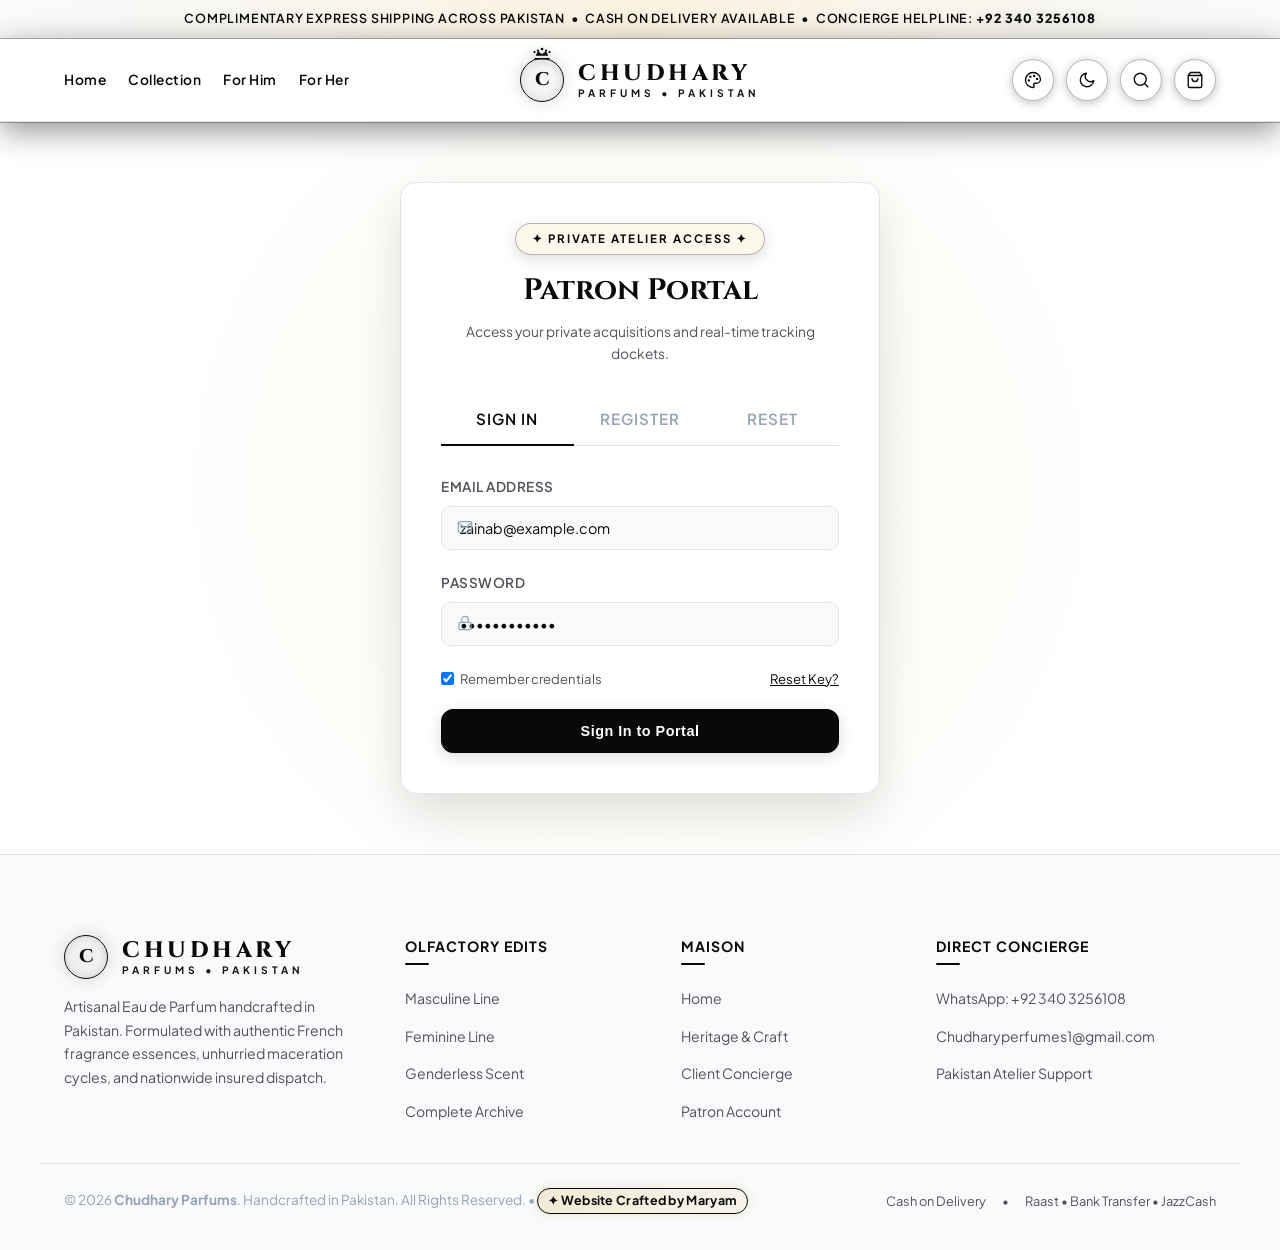
<file: auth.html>
<!DOCTYPE html>
<html lang="en-PK" data-theme="light" data-palette="modern-noir">
<head>
  <meta charset="UTF-8">
  <meta name="viewport" content="width=device-width, initial-scale=1.0">
  <title>Patron Portal & Access | Chudhary Parfums Pakistan</title>
  <meta name="description" content="Sign in or register for your patron account at Chudhary Parfums. Track dispatch dockets and manage your olfactory collection.">
  <meta name="robots" content="noindex, follow">

  <!-- Instant Theme Script (Prevents Refresh Flash) -->
  <script>
    (function() {
      try {
        if (localStorage.getItem('cp_theme_v3') !== 'true') {
          localStorage.setItem('cp_palette_pref', 'modern-noir');
          localStorage.setItem('cp_theme_pref', 'light');
          localStorage.setItem('cp_theme_v3', 'true');
        }
        var p = localStorage.getItem('cp_palette_pref') || 'modern-noir';
        var t = localStorage.getItem('cp_theme_pref') || 'light';
        document.documentElement.setAttribute('data-palette', p);
        document.documentElement.setAttribute('data-theme', t);
      } catch(e) {}
    })();
  </script>

  <!-- Google Fonts Preconnect -->
  <link rel="preconnect" href="https://fonts.googleapis.com">
  <link rel="preconnect" href="https://fonts.gstatic.com" crossorigin>
  <link href="https://fonts.googleapis.com/css2?family=Cinzel:wght@400;600;700;800&family=Plus+Jakarta+Sans:wght@300;400;500;600;700&display=swap" rel="stylesheet">

  <!-- CSS Stylesheets -->
  <link rel="stylesheet" href="css/style.css">
  <link rel="stylesheet" href="css/themes.css">
  <link rel="stylesheet" href="css/animations.css">
  <link rel="stylesheet" href="css/responsive.css">
  <link rel="stylesheet" href="css/auth.css">
</head>
<body>

  <!-- Top Announcement Bar -->
  <div class="top-bar">
    Complimentary Express Shipping Across Pakistan &nbsp;•&nbsp; Cash on Delivery Available &nbsp;•&nbsp; Concierge Helpline: <strong>+92 340 3256108</strong>
  </div>

  <!-- Haute Parfumerie Split-Wing Header Navbar -->
  <header class="header">
    <div class="container navbar">
      <!-- Left Wing: Curated Navigation Links -->
      <nav class="nav-links nav-wing-left">
        <a href="index.html" class="nav-link">Home</a>
        <a href="shop.html" class="nav-link">Collection</a>
        <a href="shop.html?cat=Men" class="nav-link">For Him</a>
        <a href="shop.html?cat=Women" class="nav-link">For Her</a>
      </nav>

      <!-- Center Wing: Crowned Royal Insignia Logo -->
      <div class="nav-center-wing">
        <a href="index.html" class="logo">
          <div class="logo-seal-wrap">
            <svg class="logo-crown-svg" viewBox="0 0 24 16" fill="currentColor" aria-hidden="true">
              <path d="M2 14h20v2H2v-2zm1.5-3l3.2-6.5 5.3 4.5 5.3-4.5 3.2 6.5H3.5z"/>
              <circle cx="2" cy="6" r="1.5"/>
              <circle cx="6.7" cy="4" r="1.5"/>
              <circle cx="12" cy="2" r="1.8"/>
              <circle cx="17.3" cy="4" r="1.5"/>
              <circle cx="22" cy="6" r="1.5"/>
            </svg>
            <span class="logo-mark">C</span>
          </div>
          <div class="logo-text-group">
            <span class="logo-brand">CHUDHARY</span>
            <span class="logo-sub">PARFUMS • PAKISTAN</span>
          </div>
        </a>
      </div>

      <!-- Right Wing: Atelier Actions -->
      <div class="nav-actions nav-wing-right">
        <button class="btn-icon theme-toggle-btn" title="Toggle Theme" aria-label="Toggle Theme">
          <svg width="18" height="18" viewBox="0 0 24 24" fill="none" stroke="currentColor" stroke-width="1.8" stroke-linecap="round" stroke-linejoin="round"><circle cx="12" cy="12" r="5"></circle><line x1="12" y1="1" x2="12" y2="3"></line><line x1="12" y1="21" x2="12" y2="23"></line><line x1="4.22" y1="4.22" x2="5.64" y2="5.64"></line><line x1="18.36" y1="18.36" x2="19.78" y2="19.78"></line><line x1="1" y1="12" x2="3" y2="12"></line><line x1="21" y1="12" x2="23" y2="12"></line><line x1="4.22" y1="19.78" x2="5.64" y2="18.36"></line><line x1="18.36" y1="5.64" x2="19.78" y2="4.22"></line></svg>
        </button>
        <button class="btn-icon search-trigger-btn" title="Search Scents" aria-label="Search">
          <svg width="17" height="17" viewBox="0 0 24 24" fill="none" stroke="currentColor" stroke-width="1.8" stroke-linecap="round" stroke-linejoin="round"><circle cx="11" cy="11" r="8"></circle><line x1="21" y1="21" x2="16.65" y2="16.65"></line></svg>
        </button>
        <div class="btn-icon action-item cart-trigger-btn" title="Shopping Bag" role="button" tabindex="0" aria-label="Shopping Bag">
          <svg width="17" height="17" viewBox="0 0 24 24" fill="none" stroke="currentColor" stroke-width="1.8" stroke-linecap="round" stroke-linejoin="round"><path d="M6 2L3 6v14a2 2 0 0 0 2 2h14a2 2 0 0 0 2-2V6l-3-4z"></path><line x1="3" y1="6" x2="21" y2="6"></line><path d="M16 10a4 4 0 0 1-8 0"></path></svg>
          <span class="badge-count cart-badge-count">0</span>
        </div>
        <button class="mobile-menu-btn" id="mobile-menu-toggler" aria-label="Toggle Navigation">
          <span class="toggler-bars" aria-hidden="true">
            <span class="bar bar-1"></span>
            <span class="bar bar-2"></span>
            <span class="bar bar-3"></span>
          </span>
        </button>
      </div>
    </div>
  </header>

  <!-- Auth Card Container Section -->
  <main class="auth-page-wrapper">
    <div class="auth-card">
      <div style="text-align: center; margin-bottom: 28px; position: relative;">
        <span class="badge" style="background: rgba(212, 160, 23, 0.08); border: 1px solid var(--border-gold); color: var(--brand-gold); margin-bottom: 12px; box-shadow: 0 4px 16px var(--brand-gold-glow); letter-spacing: 2px;">✦ PRIVATE ATELIER ACCESS ✦</span>
        <h2 style="font-family: var(--font-heading); font-size: 1.85rem; color: var(--text-primary); margin-bottom: 6px; font-weight: 700;">
          Patron <span>Portal</span>
        </h2>
        <p style="font-size: 0.86rem; color: var(--text-secondary);">Access your private acquisitions and real-time tracking dockets.</p>
      </div>

      <!-- Tabs Selector -->
      <div class="auth-tabs">
        <div class="auth-tab active" data-tab="login">Sign In</div>
        <div class="auth-tab" data-tab="register">Register</div>
        <div class="auth-tab" data-tab="forgot">Reset</div>
      </div>

      <!-- Login Form -->
      <form id="form-login" class="auth-form active">
        <div class="form-group">
          <label class="form-label">Email Address</label>
          <div class="input-with-icon">
            <span class="input-icon">
              <svg width="16" height="16" viewBox="0 0 24 24" fill="none" stroke="currentColor" stroke-width="1.8" stroke-linecap="round" stroke-linejoin="round"><path d="M4 4h16c1.1 0 2 .9 2 2v12c0 1.1-.9 2-2 2H4c-1.1 0-2-.9-2-2V6c0-1.1.9-2 2-2z"></path><polyline points="22,6 12,13 2,6"></polyline></svg>
            </span>
            <input type="email" id="login-email" class="auth-input" required placeholder="patron@domain.com" value="zainab@example.com">
          </div>
        </div>

        <div class="form-group">
          <label class="form-label">Password</label>
          <div class="input-with-icon">
            <span class="input-icon">
              <svg width="16" height="16" viewBox="0 0 24 24" fill="none" stroke="currentColor" stroke-width="1.8" stroke-linecap="round" stroke-linejoin="round"><rect x="3" y="11" width="18" height="11" rx="2" ry="2"></rect><path d="M7 11V7a5 5 0 0 1 10 0v4"></path></svg>
            </span>
            <input type="password" id="login-password" class="auth-input" required placeholder="••••••••" value="Chudhary2026">
          </div>
        </div>

        <div class="auth-options" style="display:flex; justify-content:space-between; align-items:center; margin-bottom:20px; font-size:0.82rem;">
          <label class="remember-me" style="display:flex; align-items:center; gap:6px; color:var(--text-secondary); cursor:pointer;">
            <input type="checkbox" checked> Remember credentials
          </label>
          <a href="javascript:void(0)" class="forgot-link" onclick="document.querySelectorAll('.auth-tab')[2].click()" style="color:var(--brand-gold);">Reset Key?</a>
        </div>

        <button type="submit" class="btn btn-primary" style="width: 100%; padding: 13px; font-weight: 700; letter-spacing: 0.5px;">Sign In to Portal</button>
      </form>

      <!-- Registration Form -->
      <form id="form-register" class="auth-form">
        <div class="form-group">
          <label class="form-label">Full Name</label>
          <div class="input-with-icon">
            <span class="input-icon">
              <svg width="16" height="16" viewBox="0 0 24 24" fill="none" stroke="currentColor" stroke-width="1.8" stroke-linecap="round" stroke-linejoin="round"><path d="M20 21v-2a4 4 0 0 0-4-4H8a4 4 0 0 0-4 4v2"></path><circle cx="12" cy="7" r="4"></circle></svg>
            </span>
            <input type="text" id="reg-name" class="auth-input" required placeholder="Zainab Malik">
          </div>
        </div>

        <div class="form-group">
          <label class="form-label">Email Address</label>
          <div class="input-with-icon">
            <span class="input-icon">
              <svg width="16" height="16" viewBox="0 0 24 24" fill="none" stroke="currentColor" stroke-width="1.8" stroke-linecap="round" stroke-linejoin="round"><path d="M4 4h16c1.1 0 2 .9 2 2v12c0 1.1-.9 2-2 2H4c-1.1 0-2-.9-2-2V6c0-1.1.9-2 2-2z"></path><polyline points="22,6 12,13 2,6"></polyline></svg>
            </span>
            <input type="email" id="reg-email" class="auth-input" required placeholder="patron@domain.com">
          </div>
        </div>

        <div class="form-group">
          <label class="form-label">Create Password</label>
          <div class="input-with-icon">
            <span class="input-icon">
              <svg width="16" height="16" viewBox="0 0 24 24" fill="none" stroke="currentColor" stroke-width="1.8" stroke-linecap="round" stroke-linejoin="round"><rect x="3" y="11" width="18" height="11" rx="2" ry="2"></rect><path d="M7 11V7a5 5 0 0 1 10 0v4"></path></svg>
            </span>
            <input type="password" id="reg-password" class="auth-input" required placeholder="At least 6 characters">
          </div>
        </div>

        <button type="submit" class="btn btn-primary" style="width: 100%; margin-top: 10px; padding: 13px; font-weight: 700; letter-spacing: 0.5px;">Register Patron Account</button>
      </form>

      <!-- Forgot Password Form -->
      <form id="form-forgot" class="auth-form">
        <p style="font-size: 0.85rem; color: var(--text-secondary); margin-bottom: 20px; text-align: center; line-height:1.6;">Enter your verified patron email to receive private reset instructions.</p>
        <div class="form-group">
          <label class="form-label">Email Address</label>
          <div class="input-with-icon">
            <span class="input-icon">
              <svg width="16" height="16" viewBox="0 0 24 24" fill="none" stroke="currentColor" stroke-width="1.8" stroke-linecap="round" stroke-linejoin="round"><path d="M4 4h16c1.1 0 2 .9 2 2v12c0 1.1-.9 2-2 2H4c-1.1 0-2-.9-2-2V6c0-1.1.9-2 2-2z"></path><polyline points="22,6 12,13 2,6"></polyline></svg>
            </span>
            <input type="email" class="auth-input" required placeholder="patron@domain.com">
          </div>
        </div>
        <button type="submit" class="btn btn-primary" style="width: 100%; padding: 13px; font-weight: 700; letter-spacing: 0.5px;">Transmit Reset Link</button>
      </form>

    </div>
  </main>

  <!-- Luxury Atelier Footer -->
  <footer class="footer">
    <div class="container footer-grid">
      <!-- Column 1: Brand & Craft -->
      <div class="footer-brand">
        <a href="index.html" class="logo">
          <span class="logo-mark">C</span>
          <div class="logo-text-group">
            <span class="logo-brand">CHUDHARY</span>
            <span class="logo-sub">PARFUMS • PAKISTAN</span>
          </div>
        </a>
        <p style="color: var(--text-secondary); font-size: 0.88rem; line-height: 1.7; margin-top: 16px;">
          Artisanal Eau de Parfum handcrafted in Pakistan. Formulated with authentic French fragrance essences, unhurried maceration cycles, and nationwide insured dispatch.
        </p>
      </div>

      <!-- Column 2: Olfactory Edits -->
      <div>
        <h4 class="footer-heading">Olfactory Edits</h4>
        <ul class="footer-links">
          <li><a href="shop.html?cat=Men">Masculine Line</a></li>
          <li><a href="shop.html?cat=Women">Feminine Line</a></li>
          <li><a href="shop.html?cat=Unisex">Genderless Scent</a></li>
          <li><a href="shop.html">Complete Archive</a></li>
        </ul>
      </div>

      <!-- Column 3: Maison -->
      <div>
        <h4 class="footer-heading">Maison</h4>
        <ul class="footer-links">
          <li><a href="index.html">Home</a></li>
          <li><a href="about-us.html">Heritage & Craft</a></li>
          <li><a href="contact-us.html">Client Concierge</a></li>
          <li><a href="dashboard.html">Patron Account</a></li>
        </ul>
      </div>

      <!-- Column 4: Client Concierge -->
      <div>
        <h4 class="footer-heading">Direct Concierge</h4>
        <ul class="footer-links">
          <li><a href="https://api.whatsapp.com/send?phone=923403256108" target="_blank">WhatsApp: +92 340 3256108</a></li>
          <li><a href="mailto:Chudharyperfumes1@gmail.com">Chudharyperfumes1@gmail.com</a></li>
          <li><a href="contact-us.html">Pakistan Atelier Support</a></li>
        </ul>
      </div>
    </div>

    <!-- Footer Bottom Bar -->
    <div class="container footer-bottom" style="display:flex; justify-content:space-between; align-items:center; flex-wrap:wrap; gap:16px;">
      <div>&copy; 2026 <strong>Chudhary Parfums</strong>. Handcrafted in Pakistan. All Rights Reserved. &bull; <span style="display:inline-flex; align-items:center; gap:6px; background:linear-gradient(135deg, rgba(212,160,23,0.18), rgba(212,160,23,0.06)); border:1px solid var(--brand-gold); color:var(--brand-gold); padding:2px 10px; border-radius:14px; font-weight:700; font-size:0.78rem; letter-spacing:0.3px; box-shadow:0 0 10px rgba(212,160,23,0.25);">✦ Website Crafted by Maryam</span></div>
      <div style="display:flex; gap:16px; font-size:0.8rem; color:var(--text-secondary); flex-wrap:wrap;">
        <span>Cash on Delivery</span>
        <span>&bull;</span>
        <span>Raast &bull; Bank Transfer &bull; JazzCash</span>
      </div>
    </div>
  </footer>

  <script src="js/theme.js"></script>
  <script src="js/animations.js"></script>
  <script src="js/script.js"></script>
  <script src="js/cart.js"></script>
  <script src="js/wishlist.js"></script>
  <script src="js/search.js"></script>
  <script src="js/auth.js"></script>
  
  <!-- Mobile Sticky Bottom Navigation Bar (Mobile Only) -->
  <nav class="mobile-bottom-bar">
    <a href="index.html" class="mobile-bottom-nav-item">
      <svg width="20" height="20" viewBox="0 0 24 24" fill="none" stroke="currentColor" stroke-width="1.8" stroke-linecap="round" stroke-linejoin="round"><path d="M3 9l9-7 9 7v11a2 2 0 0 1-2 2H5a2 2 0 0 1-2-2z"></path><polyline points="9 22 9 12 15 12 15 22"></polyline></svg>
      <span>Home</span>
    </a>
    <a href="shop.html" class="mobile-bottom-nav-item">
      <svg width="20" height="20" viewBox="0 0 24 24" fill="none" stroke="currentColor" stroke-width="1.8" stroke-linecap="round" stroke-linejoin="round"><path d="M6 2L3 6v14a2 2 0 0 0 2 2h14a2 2 0 0 0 2-2V6l-3-4z"></path><line x1="3" y1="6" x2="21" y2="6"></line><path d="M16 10a4 4 0 0 1-8 0"></path></svg>
      <span>Shop</span>
    </a>
    <button type="button" class="mobile-bottom-nav-item open-cart-btn" onclick="if(window.CartManager){CartManager.openDrawer();}else{window.location.href='shop.html';}" aria-label="Open Shopping Bag">
      <div class="bottom-nav-icon-wrap">
        <svg width="20" height="20" viewBox="0 0 24 24" fill="none" stroke="currentColor" stroke-width="1.8" stroke-linecap="round" stroke-linejoin="round"><path d="M6 2L3 6v14a2 2 0 0 0 2 2h14a2 2 0 0 0 2-2V6l-3-4z"></path><line x1="3" y1="6" x2="21" y2="6"></line><path d="M16 10a4 4 0 0 1-8 0"></path></svg>
        <span class="cart-badge-count mobile-bottom-badge" style="display:none;">0</span>
      </div>
      <span>Bag</span>
    </button>
    <a href="https://api.whatsapp.com/send?phone=923403256108&text=Hello%20Chudhary%20Parfums,%20I%20would%20like%20to%20order" target="_blank" class="mobile-bottom-nav-item">
      <svg width="20" height="20" viewBox="0 0 24 24" fill="currentColor"><path d="M20.52 3.48A11.9 11.9 0 0 0 12.02 0C5.4 0 .04 5.36.04 11.98c0 2.11.55 4.17 1.6 5.99L0 24l6.21-1.63a11.93 11.93 0 0 0 5.8 1.49h.01c6.62 0 11.98-5.36 11.98-11.98 0-3.2-1.25-6.21-3.48-8.4zM12.02 21.84h-.01a9.9 9.9 0 0 1-5.05-1.38l-.36-.21-3.75.98 1-3.65-.24-.38a9.92 9.92 0 0 1-1.52-5.22c0-5.48 4.46-9.94 9.94-9.94 2.65 0 5.15 1.03 7.03 2.91a9.88 9.88 0 0 1 2.91 7.03c0 5.48-4.46 9.94-9.94 9.94zm5.45-7.44c-.3-.15-1.77-.87-2.04-.97-.28-.1-.48-.15-.68.15-.2.3-.78.97-.95 1.17-.18.2-.35.23-.65.08-.3-.15-1.27-.47-2.42-1.5-.9-.8-1.5-1.78-1.68-2.08-.18-.3-.02-.46.13-.61.13-.13.3-.35.45-.52.15-.18.2-.3.3-.5.1-.2.05-.38-.03-.53-.07-.15-.68-1.63-.93-2.24-.24-.59-.49-.51-.68-.52h-.58c-.2 0-.52.08-.8.38-.27.3-1.04 1.02-1.04 2.48s1.07 2.87 1.22 3.07c.15.2 2.1 3.2 5.08 4.49.71.31 1.26.49 1.69.63.71.23 1.36.2 1.87.12.57-.09 1.77-.72 2.02-1.42.25-.7.25-1.3.17-1.42-.07-.13-.27-.2-.57-.35z"/></svg>
      <span>WhatsApp</span>
    </a>
    <a href="auth.html" class="mobile-bottom-nav-item active">
      <svg width="20" height="20" viewBox="0 0 24 24" fill="none" stroke="currentColor" stroke-width="1.8" stroke-linecap="round" stroke-linejoin="round"><path d="M20 21v-2a4 4 0 0 0-4-4H8a4 4 0 0 0-4 4v2"></path><circle cx="12" cy="7" r="4"></circle></svg>
      <span>Account</span>
    </a>
  </nav>
</body>
</html>
</file>
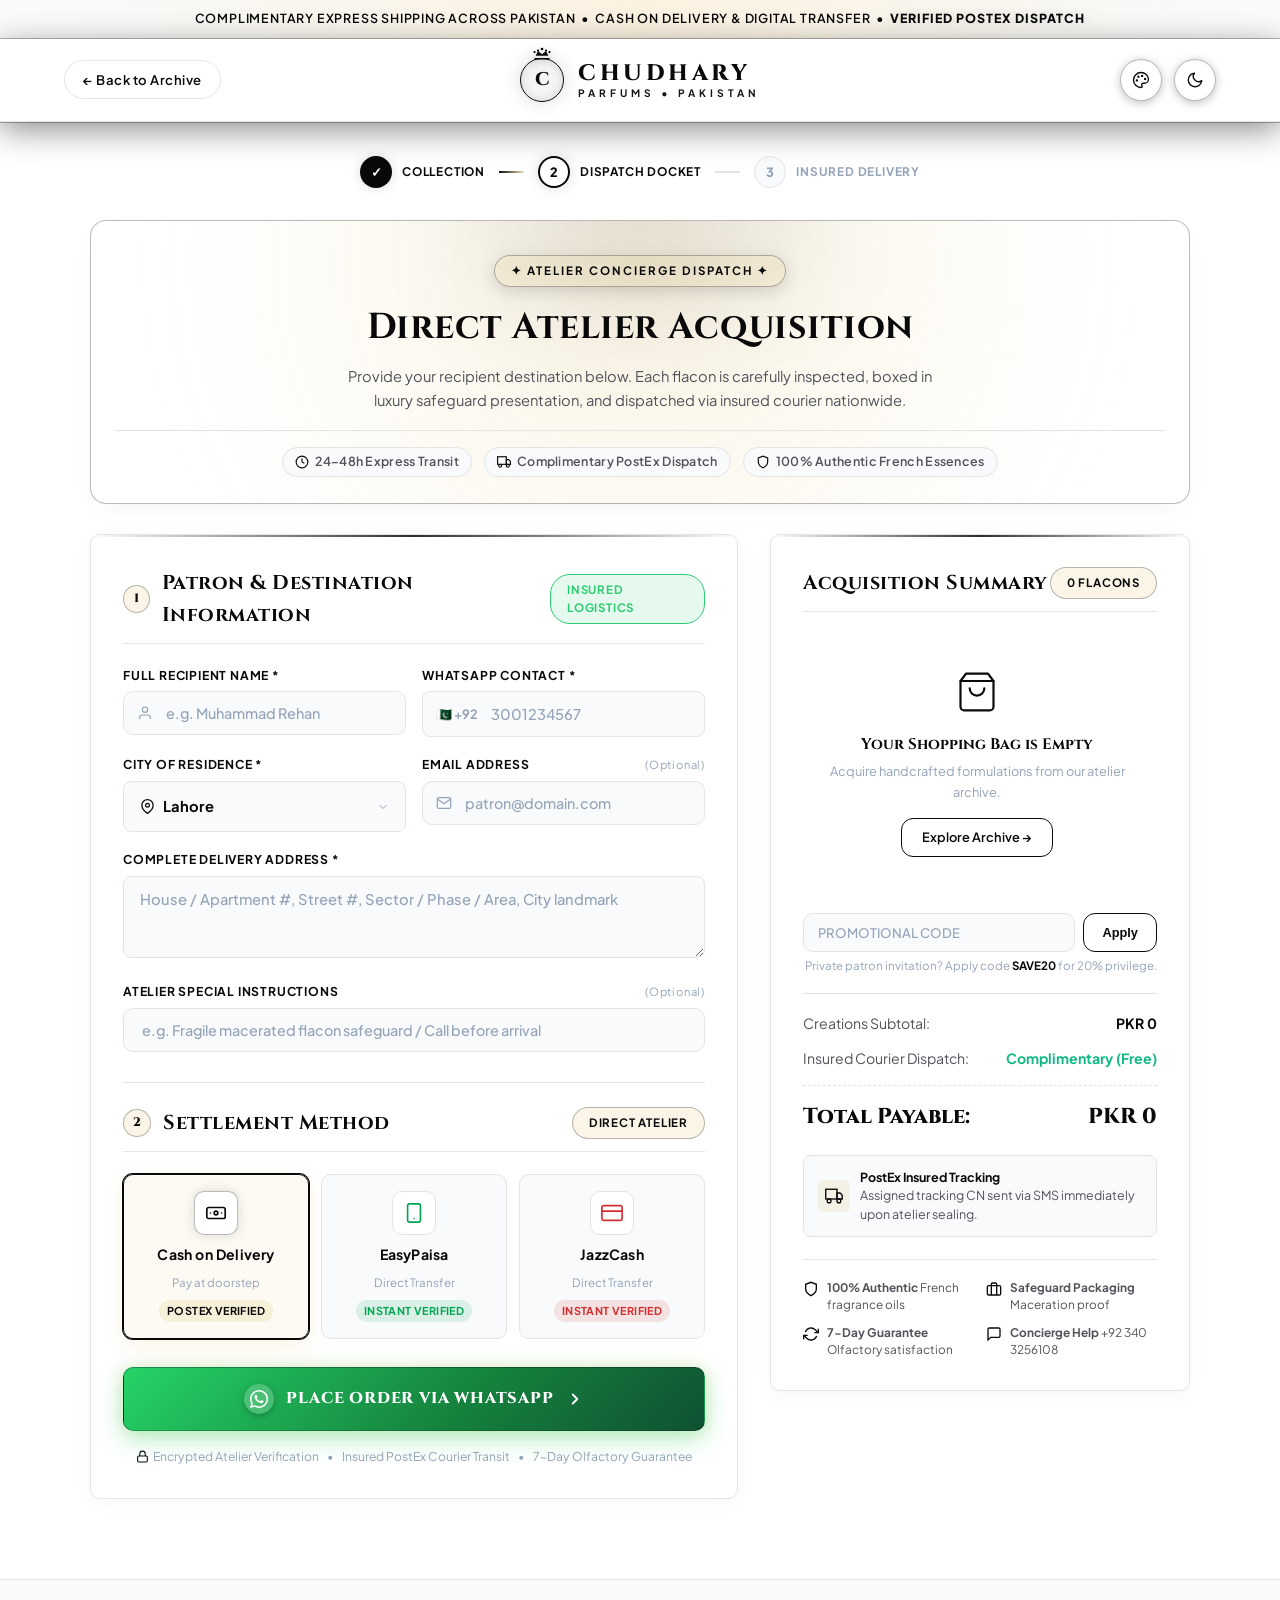
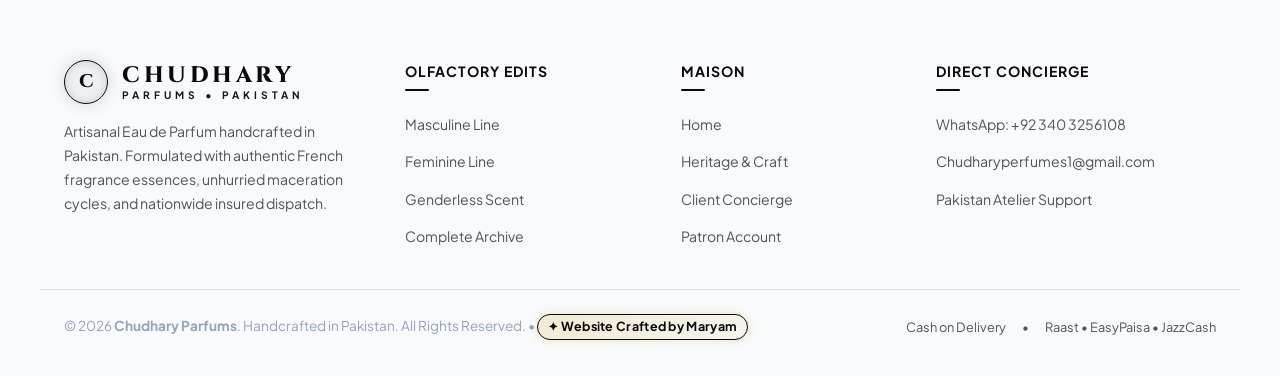
<file: checkout.html>
<!DOCTYPE html>
<html lang="en-PK" data-theme="light" data-palette="modern-noir">
<head>
  <meta charset="UTF-8">
  <meta name="viewport" content="width=device-width, initial-scale=1.0">
  <title>Client Acquisition & Insured Dispatch | Chudhary Parfums Pakistan</title>
  <meta name="description" content="Acquire handcrafted artisanal Eau de Parfum creations with complimentary nationwide insured dispatch. Cash on Delivery, EasyPaisa, and JazzCash supported across Pakistan.">
  <meta name="robots" content="index, follow">

  <link rel="canonical" href="https://chudharyperfumes.com/checkout">
  <link rel="alternate" hreflang="en-pk" href="https://chudharyperfumes.com/checkout">
  <link rel="alternate" hreflang="x-default" href="https://chudharyperfumes.com/checkout">

  <meta property="og:type" content="website">
  <meta property="og:site_name" content="Chudhary Parfums">
  <meta property="og:title" content="Client Acquisition & Dispatch | Chudhary Parfums">
  <meta property="og:description" content="Complete your acquisition of handcrafted Eau de Parfum creations with complimentary insured delivery across Pakistan.">
  <meta property="og:url" content="https://chudharyperfumes.com/checkout">
  <meta property="og:image" content="https://chudharyperfumes.com/assets/images/products/black_crown.png">
  <meta property="og:locale" content="en_PK">

  <!-- Twitter Card Tags -->
  <meta name="twitter:card" content="summary_large_image">
  <meta name="twitter:title" content="Client Acquisition & Dispatch | Chudhary Parfums">
  <meta name="twitter:description" content="Acquire handcrafted Eau de Parfum creations with complimentary nationwide delivery across Pakistan.">
  <meta name="twitter:image" content="https://chudharyperfumes.com/assets/images/products/black_crown.png">

  <!-- Schema.org Checkout Breadcrumbs Structured Data -->
  <script type="application/ld+json">
  {
    "@context": "https://schema.org",
    "@type": "BreadcrumbList",
    "itemListElement": [
      {
        "@type": "ListItem",
        "position": 1,
        "name": "Maison",
        "item": "https://chudharyperfumes.com/"
      },
      {
        "@type": "ListItem",
        "position": 2,
        "name": "Collection",
        "item": "https://chudharyperfumes.com/shop"
      },
      {
        "@type": "ListItem",
        "position": 3,
        "name": "Client Acquisition",
        "item": "https://chudharyperfumes.com/checkout"
      }
    ]
  }
  </script>

  <!-- Instant Theme Script (Prevents Refresh Flash) -->
  <script>
    (function() {
      try {
        if (localStorage.getItem('cp_theme_v3') !== 'true') {
          localStorage.setItem('cp_palette_pref', 'modern-noir');
          localStorage.setItem('cp_theme_pref', 'light');
          localStorage.setItem('cp_theme_v3', 'true');
        }
        var p = localStorage.getItem('cp_palette_pref') || 'modern-noir';
        var t = localStorage.getItem('cp_theme_pref') || 'light';
        document.documentElement.setAttribute('data-palette', p);
        document.documentElement.setAttribute('data-theme', t);
      } catch(e) {}
    })();
  </script>

  <!-- Google Fonts Preconnect -->
  <link rel="preconnect" href="https://fonts.googleapis.com">
  <link rel="preconnect" href="https://fonts.gstatic.com" crossorigin>
  <link href="https://fonts.googleapis.com/css2?family=Cinzel:wght@400;600;700;800&family=Plus+Jakarta+Sans:wght@300;400;500;600;700;800&display=swap" rel="stylesheet">
  
  <link rel="stylesheet" href="css/style.css?v=2.0">
  <link rel="stylesheet" href="css/themes.css?v=2.0">
  <link rel="stylesheet" href="css/animations.css?v=2.0">
  <link rel="stylesheet" href="css/responsive.css?v=2.0">

  <style>
    /* ==========================================================================
       CHUDHARY PARFUMS - HAUTE PARFUMERIE CLIENT ACQUISITION SUITE
       ========================================================================== */

    .checkout-page-wrap {
      max-width: 1140px;
      margin: 0 auto;
      padding: 34px 20px 80px 20px;
    }

    /* 3-Step Atelier Stepper Bar */
    .atelier-stepper {
      display: flex;
      align-items: center;
      justify-content: center;
      max-width: 580px;
      margin: 0 auto 32px auto;
      position: relative;
      padding: 0 10px;
    }
    .stepper-item {
      display: flex;
      align-items: center;
      gap: 10px;
      position: relative;
      z-index: 2;
      text-decoration: none;
    }
    .stepper-circle {
      width: 32px;
      height: 32px;
      border-radius: 50%;
      display: flex;
      align-items: center;
      justify-content: center;
      font-size: 0.8rem;
      font-weight: 800;
      transition: all 0.3s ease;
    }
    .stepper-item.completed .stepper-circle {
      background: var(--brand-gold);
      color: var(--btn-primary-text);
      box-shadow: 0 0 12px var(--brand-gold-glow);
    }
    .stepper-item.active .stepper-circle {
      background: var(--bg-card);
      border: 2px solid var(--brand-gold);
      color: var(--brand-gold);
      box-shadow: 0 0 14px var(--brand-gold-glow);
    }
    .stepper-item.upcoming .stepper-circle {
      background: var(--bg-secondary);
      border: 1px solid var(--border-color);
      color: var(--text-muted);
    }
    .stepper-label {
      font-size: 0.74rem;
      font-weight: 700;
      letter-spacing: 0.8px;
      text-transform: uppercase;
      color: var(--text-muted);
    }
    .stepper-item.active .stepper-label {
      color: var(--text-primary);
    }
    .stepper-item.completed .stepper-label {
      color: var(--brand-gold);
    }
    .stepper-line {
      flex: 1;
      height: 2px;
      background: var(--border-color);
      margin: 0 14px;
    }
    .stepper-line.filled {
      background: linear-gradient(90deg, var(--brand-gold), rgba(212, 175, 55, 0.4));
    }

    /* Editorial Hero Banner */
    .checkout-hero-banner {
      text-align: center;
      margin-bottom: 30px;
      padding: 34px 24px 26px 24px;
      background: radial-gradient(circle at 50% 15%, rgba(212, 160, 23, 0.12) 0%, rgba(212, 160, 23, 0.02) 65%, transparent 85%);
      border-radius: var(--radius-lg);
      border: 1px solid var(--border-gold);
      position: relative;
      overflow: hidden;
      box-shadow: 0 8px 30px -12px rgba(0, 0, 0, 0.08);
    }
    .checkout-hero-banner::before {
      content: '';
      position: absolute;
      top: -50px;
      left: 50%;
      transform: translateX(-50%);
      width: 280px;
      height: 100px;
      background: var(--brand-gold);
      filter: blur(75px);
      opacity: 0.16;
      pointer-events: none;
    }
    .checkout-trust-chips {
      display: flex;
      align-items: center;
      justify-content: center;
      flex-wrap: wrap;
      gap: 12px;
      margin-top: 18px;
      padding-top: 16px;
      border-top: 1px solid var(--border-color);
      font-size: 0.78rem;
      color: var(--text-secondary);
    }
    .checkout-trust-chip {
      display: inline-flex;
      align-items: center;
      gap: 6px;
      background: var(--bg-secondary);
      border: 1px solid var(--border-color);
      padding: 4px 12px;
      border-radius: 20px;
      font-weight: 600;
      letter-spacing: 0.3px;
    }

    /* Mobile Collapsible Summary Bar (< 868px) */
    .mobile-summary-toggle {
      display: none;
      background: var(--bg-card);
      border: 1px solid var(--border-gold);
      border-radius: var(--radius-md);
      padding: 14px 18px;
      margin-bottom: 20px;
      cursor: pointer;
      box-shadow: var(--shadow-sm);
      user-select: none;
      transition: all 0.2s ease;
    }
    @media (max-width: 868px) {
      .mobile-summary-toggle {
        display: block;
      }
    }
    .mobile-summary-content {
      display: none;
      background: var(--bg-card);
      border: 1px solid var(--border-color);
      border-radius: var(--radius-md);
      padding: 20px;
      margin-bottom: 24px;
      box-shadow: var(--shadow-sm);
    }

    /* Two-Column Grid */
    .checkout-layout-grid {
      display: grid;
      grid-template-columns: 1fr 420px;
      gap: 32px;
      align-items: start;
    }
    @media (max-width: 992px) {
      .checkout-layout-grid {
        grid-template-columns: 1fr 370px;
        gap: 22px;
      }
    }
    @media (max-width: 868px) {
      .checkout-layout-grid {
        grid-template-columns: 1fr;
        gap: 24px;
      }
      .checkout-page-wrap {
        padding: 20px 14px 60px 14px;
      }
    }

    /* Luxury Cards */
    .atelier-card {
      background: var(--bg-card);
      border: 1px solid var(--border-color);
      border-radius: var(--radius-md);
      padding: 32px;
      box-shadow: 0 4px 20px rgba(0, 0, 0, 0.03);
      position: relative;
      overflow: hidden;
      transition: border-color 0.25s ease, box-shadow 0.25s ease;
    }
    .atelier-card::before {
      content: '';
      position: absolute;
      top: 0;
      left: 0;
      right: 0;
      height: 2px;
      background: linear-gradient(90deg, transparent, var(--brand-gold), transparent);
      opacity: 0.85;
    }
    @media (max-width: 576px) {
      .atelier-card {
        padding: 22px 16px;
      }
    }

    /* Section Header Badges */
    .card-section-header {
      display: flex;
      align-items: center;
      justify-content: space-between;
      margin-bottom: 22px;
      padding-bottom: 12px;
      border-bottom: 1px solid var(--border-color);
    }
    .card-section-title-wrap {
      display: flex;
      align-items: center;
      gap: 12px;
    }
    .card-section-num {
      width: 28px;
      height: 28px;
      border-radius: 50%;
      background: rgba(212, 175, 55, 0.12);
      border: 1px solid var(--border-gold);
      color: var(--brand-gold);
      display: flex;
      align-items: center;
      justify-content: center;
      font-size: 0.78rem;
      font-weight: 800;
      font-family: var(--font-heading);
    }
    .card-section-title {
      font-family: var(--font-heading);
      font-size: 1.25rem;
      font-weight: 700;
      color: var(--text-primary);
      letter-spacing: 0.5px;
      margin: 0;
    }

    /* Form Groups & Controls */
    .form-row-2-lux {
      display: grid;
      grid-template-columns: 1fr 1fr;
      gap: 16px;
    }
    @media (max-width: 600px) {
      .form-row-2-lux {
        grid-template-columns: 1fr;
        gap: 0;
      }
    }
    .form-group-lux {
      display: flex;
      flex-direction: column;
      gap: 6px;
      margin-bottom: 18px;
      position: relative;
    }
    .form-label-lux {
      font-size: 0.76rem;
      font-weight: 700;
      color: var(--text-primary);
      text-transform: uppercase;
      letter-spacing: 0.8px;
      display: flex;
      align-items: center;
      justify-content: space-between;
    }
    .form-input-lux {
      width: 100%;
      padding: 13px 16px;
      background: var(--bg-input);
      border: 1px solid var(--border-color);
      border-radius: 8px;
      color: var(--text-primary);
      font-size: 0.92rem;
      font-weight: 500;
      font-family: var(--font-body);
      outline: none;
      transition: all 0.25s ease;
    }
    .form-input-lux:focus {
      border-color: var(--brand-gold);
      background: var(--bg-card);
      box-shadow: 0 0 0 3px rgba(212, 175, 55, 0.15), 0 2px 8px rgba(0, 0, 0, 0.05);
    }
    .input-with-icon {
      position: relative;
    }
    .input-icon-left {
      position: absolute;
      left: 14px;
      top: 50%;
      transform: translateY(-50%);
      color: var(--text-muted);
      pointer-events: none;
      display: flex;
      align-items: center;
    }
    .form-input-lux.has-left-icon {
      padding-left: 42px;
    }

    /* Payment Method Selector Grid */
    .pm-selector-grid {
      display: grid;
      grid-template-columns: repeat(3, 1fr);
      gap: 12px;
      margin-bottom: 16px;
    }
    @media (max-width: 620px) {
      .pm-selector-grid {
        grid-template-columns: 1fr;
        gap: 10px;
      }
    }
    .pm-lux-tile {
      background: var(--bg-secondary);
      border: 1.5px solid var(--border-color);
      border-radius: 10px;
      padding: 16px 12px;
      cursor: pointer;
      transition: all 0.25s cubic-bezier(0.16, 1, 0.3, 1);
      display: flex;
      flex-direction: column;
      align-items: center;
      text-align: center;
      gap: 8px;
      position: relative;
    }
    .pm-lux-tile:hover {
      border-color: var(--border-gold);
      transform: translateY(-2px);
      box-shadow: 0 6px 16px rgba(0, 0, 0, 0.06);
    }
    .pm-lux-tile.active {
      background: rgba(212, 175, 55, 0.06);
      border-color: var(--brand-gold);
      box-shadow: 0 0 0 1px var(--brand-gold), 0 6px 20px rgba(212, 160, 23, 0.12);
    }
    .pm-tile-icon-wrap {
      width: 44px;
      height: 44px;
      border-radius: 10px;
      display: flex;
      align-items: center;
      justify-content: center;
      background: var(--bg-card);
      border: 1px solid var(--border-color);
      color: var(--brand-gold);
      transition: all 0.2s ease;
    }
    .pm-lux-tile.active .pm-tile-icon-wrap {
      border-color: var(--border-gold);
      box-shadow: 0 0 12px var(--brand-gold-glow);
    }
    .pm-tile-title {
      font-size: 0.88rem;
      font-weight: 700;
      color: var(--text-primary);
      margin: 0;
      letter-spacing: 0.2px;
    }
    .pm-tile-sub {
      font-size: 0.72rem;
      color: var(--text-muted);
    }
    .pm-tile-badge {
      font-size: 0.68rem;
      font-weight: 700;
      padding: 2px 8px;
      border-radius: 12px;
      letter-spacing: 0.4px;
      text-transform: uppercase;
    }

    /* Screenshot Attachment Box Styles */
    .ss-upload-zone {
      margin-top: 10px;
      border: 1.5px dashed var(--border-gold);
      border-radius: 8px;
      background: var(--bg-card);
      padding: 18px 14px;
      text-align: center;
      transition: all 0.25s ease;
      cursor: pointer;
    }
    .ss-upload-zone:hover, .ss-upload-zone.dragover {
      border-color: var(--brand-gold);
      background: rgba(212, 160, 23, 0.08);
      box-shadow: 0 0 16px var(--brand-gold-glow);
    }
    .ss-upload-label {
      display: flex;
      flex-direction: column;
      align-items: center;
      gap: 6px;
      cursor: pointer;
      pointer-events: none;
    }
    .ss-upload-icon {
      width: 32px;
      height: 32px;
      color: var(--brand-gold);
      margin-bottom: 2px;
    }
    .ss-upload-title {
      font-size: 0.88rem;
      font-weight: 700;
      color: var(--text-primary);
      letter-spacing: 0.3px;
    }
    .ss-upload-sub {
      font-size: 0.74rem;
      color: var(--text-muted);
    }
    .ss-preview-container {
      display: none;
      margin-top: 10px;
      padding: 12px 14px;
      background: var(--bg-card);
      border: 1px solid var(--border-color);
      border-radius: 8px;
      align-items: center;
      justify-content: space-between;
      gap: 12px;
    }
    .ss-preview-container.active {
      display: flex;
    }
    .ss-preview-thumb {
      width: 52px;
      height: 52px;
      object-fit: cover;
      border-radius: 6px;
      border: 1.5px solid var(--border-gold);
      cursor: pointer;
      flex-shrink: 0;
      box-shadow: 0 2px 8px rgba(0,0,0,0.25);
      transition: transform 0.2s ease;
    }
    .ss-preview-thumb:hover {
      transform: scale(1.05);
    }
    .ss-preview-info {
      flex: 1;
      text-align: left;
      overflow: hidden;
    }
    .ss-preview-name {
      font-size: 0.82rem;
      font-weight: 700;
      color: var(--text-primary);
      white-space: nowrap;
      overflow: hidden;
      text-overflow: ellipsis;
    }
    .ss-preview-badge {
      display: inline-flex;
      align-items: center;
      gap: 4px;
      font-size: 0.72rem;
      font-weight: 700;
      color: #2ecc71;
      margin-top: 3px;
    }
    .ss-remove-btn {
      background: transparent;
      border: 1px solid var(--border-color);
      color: #ef4444;
      border-radius: 6px;
      padding: 5px 12px;
      font-size: 0.75rem;
      font-weight: 600;
      cursor: pointer;
      transition: all 0.2s ease;
      white-space: nowrap;
    }
    .ss-remove-btn:hover {
      background: rgba(239, 68, 68, 0.1);
      border-color: #ef4444;
    }

    /* Submit Action Button (WhatsApp Green with Gold Accent) */
    .btn-submit-acquisition {
      width: 100%;
      padding: 16px 24px;
      font-size: 0.98rem;
      font-weight: 800;
      font-family: var(--font-heading);
      letter-spacing: 0.8px;
      text-transform: uppercase;
      border-radius: 10px;
      background: linear-gradient(135deg, #25D366 0%, #15803d 60%, #0f5132 100%);
      color: #ffffff;
      border: 1.5px solid var(--border-gold);
      cursor: pointer;
      display: inline-flex;
      align-items: center;
      justify-content: center;
      gap: 12px;
      box-shadow: 0 8px 24px rgba(37, 211, 102, 0.35), 0 0 16px rgba(212, 175, 55, 0.22);
      transition: all 0.3s cubic-bezier(0.16, 1, 0.3, 1);
      position: relative;
      overflow: hidden;
    }
    .btn-submit-acquisition:hover {
      transform: translateY(-2px);
      background: linear-gradient(135deg, #2ae872 0%, #16a34a 60%, #14532d 100%);
      box-shadow: 0 12px 34px rgba(37, 211, 102, 0.5), 0 0 22px var(--brand-gold-glow);
      border-color: var(--brand-gold);
      color: #ffffff;
    }
    .btn-submit-acquisition:active {
      transform: translateY(0);
    }
    .btn-wa-icon-badge {
      width: 30px;
      height: 30px;
      border-radius: 50%;
      background: rgba(255, 255, 255, 0.2);
      display: inline-flex;
      align-items: center;
      justify-content: center;
      color: #ffffff;
      flex-shrink: 0;
      box-shadow: 0 2px 6px rgba(0, 0, 0, 0.25);
    }

    /* Right Column: Order Summary Items & Guarantees */
    .summary-items-scroll {
      display: flex;
      flex-direction: column;
      gap: 12px;
      max-height: 290px;
      overflow-y: auto;
      padding-right: 6px;
      margin-bottom: 20px;
    }
    .summary-item-card {
      display: flex;
      align-items: center;
      gap: 14px;
      padding: 10px 12px;
      background: var(--bg-secondary);
      border: 1px solid var(--border-color);
      border-radius: 8px;
      transition: border-color 0.2s ease;
    }
    .summary-item-card:hover {
      border-color: var(--border-gold);
    }
    .summary-item-thumb {
      width: 52px;
      height: 52px;
      object-fit: cover;
      border-radius: 6px;
      border: 1px solid var(--border-color);
      background: var(--bg-card);
      flex-shrink: 0;
    }
    .summary-totals-card {
      display: flex;
      flex-direction: column;
      gap: 12px;
      padding-top: 18px;
      border-top: 1px solid var(--border-color);
    }
    .summary-row {
      display: flex;
      justify-content: space-between;
      align-items: center;
      font-size: 0.88rem;
      color: var(--text-secondary);
    }
    .summary-row.total-due {
      font-size: 1.35rem;
      font-weight: 800;
      font-family: var(--font-heading);
      color: var(--text-primary);
      padding-top: 14px;
      margin-top: 4px;
      border-top: 1px dashed var(--border-color);
    }

    /* Guarantee Points Grid */
    .guarantee-grid {
      display: grid;
      grid-template-columns: 1fr 1fr;
      gap: 12px;
      margin-top: 22px;
      padding-top: 20px;
      border-top: 1px solid var(--border-color);
    }
    .guarantee-item {
      display: flex;
      align-items: flex-start;
      gap: 8px;
      font-size: 0.74rem;
      color: var(--text-secondary);
      line-height: 1.4;
    }
    .guarantee-icon {
      color: var(--brand-gold);
      flex-shrink: 0;
      margin-top: 1px;
    }
  </style>
</head>
<body>

  <!-- Toast Notification Container -->
  <div id="toast-container" class="toast-container"></div>

  <!-- Top Announcement Bar -->
  <div class="top-bar">
    Complimentary Express Shipping Across Pakistan &nbsp;•&nbsp; Cash on Delivery & Digital Transfer &nbsp;•&nbsp; <strong>Verified PostEx Dispatch</strong>
  </div>

  <!-- Haute Parfumerie Split-Wing Header Navbar -->
  <header class="header">
    <div class="container navbar">
      <!-- Left Wing: Return to Archive -->
      <div class="nav-wing-left">
        <a href="shop.html" class="btn btn-outline" style="padding: 8px 18px; font-weight: 600; font-size: 0.82rem; letter-spacing: 0.5px; border-radius: 20px;">
          ← Back to Archive
        </a>
      </div>

      <!-- Center Wing: Crowned Royal Insignia Logo -->
      <div class="nav-center-wing">
        <a href="index.html" class="logo">
          <div class="logo-seal-wrap">
            <svg class="logo-crown-svg" viewBox="0 0 24 16" fill="currentColor" aria-hidden="true">
              <path d="M2 14h20v2H2v-2zm1.5-3l3.2-6.5 5.3 4.5 5.3-4.5 3.2 6.5H3.5z"/>
              <circle cx="2" cy="6" r="1.5"/>
              <circle cx="6.7" cy="4" r="1.5"/>
              <circle cx="12" cy="2" r="1.8"/>
              <circle cx="17.3" cy="4" r="1.5"/>
              <circle cx="22" cy="6" r="1.5"/>
            </svg>
            <span class="logo-mark">C</span>
          </div>
          <div class="logo-text-group">
            <span class="logo-brand">CHUDHARY</span>
            <span class="logo-sub">PARFUMS • PAKISTAN</span>
          </div>
        </a>
      </div>

      <!-- Right Wing: Theme & Navigation Actions -->
      <div class="nav-actions nav-wing-right">
        <button class="btn-icon theme-toggle-btn" title="Toggle Theme" aria-label="Toggle Theme">
          <svg width="18" height="18" viewBox="0 0 24 24" fill="none" stroke="currentColor" stroke-width="1.8" stroke-linecap="round" stroke-linejoin="round"><circle cx="12" cy="12" r="5"></circle><line x1="12" y1="1" x2="12" y2="3"></line><line x1="12" y1="21" x2="12" y2="23"></line><line x1="4.22" y1="4.22" x2="5.64" y2="5.64"></line><line x1="18.36" y1="18.36" x2="19.78" y2="19.78"></line><line x1="1" y1="12" x2="3" y2="12"></line><line x1="21" y1="12" x2="23" y2="12"></line><line x1="4.22" y1="19.78" x2="5.64" y2="18.36"></line><line x1="18.36" y1="5.64" x2="19.78" y2="4.22"></line></svg>
        </button>
        <button class="mobile-menu-btn" id="mobile-menu-toggler" aria-label="Toggle Navigation">
          <span class="toggler-bars" aria-hidden="true">
            <span class="bar bar-1"></span>
            <span class="bar bar-2"></span>
            <span class="bar bar-3"></span>
          </span>
        </button>
      </div>
    </div>
  </header>

  <!-- Clean Checkout Main Container -->
  <main class="checkout-page-wrap">
    
    <!-- 3-Step Atelier Stepper -->
    <div class="atelier-stepper">
      <a href="shop.html" class="stepper-item completed" title="Browse Collection">
        <div class="stepper-circle">✓</div>
        <span class="stepper-label">Collection</span>
      </a>
      <div class="stepper-line filled"></div>
      <div class="stepper-item active">
        <div class="stepper-circle">2</div>
        <span class="stepper-label">Dispatch Docket</span>
      </div>
      <div class="stepper-line"></div>
      <div class="stepper-item upcoming">
        <div class="stepper-circle">3</div>
        <span class="stepper-label">Insured Delivery</span>
      </div>
    </div>

    <!-- Editorial Hero Title Banner -->
    <div class="checkout-hero-banner">
      <span class="badge" style="background: rgba(212, 160, 23, 0.08); border: 1px solid var(--border-gold); color: var(--brand-gold); margin-bottom: 12px; box-shadow: 0 4px 16px var(--brand-gold-glow); letter-spacing: 2px;">
        ✦ ATELIER CONCIERGE DISPATCH ✦
      </span>
      <h1 style="font-family: var(--font-heading); font-size: 2.25rem; font-weight: 700; color: var(--text-primary); letter-spacing: 0.5px; margin-bottom: 8px;">
        Direct Atelier <span>Acquisition</span>
      </h1>
      <p style="font-size: 0.92rem; color: var(--text-secondary); max-width: 600px; margin: 0 auto; line-height: 1.6;">
        Provide your recipient destination below. Each flacon is carefully inspected, boxed in luxury safeguard presentation, and dispatched via insured courier nationwide.
      </p>

      <!-- Trust Badges Row -->
      <div class="checkout-trust-chips">
        <div class="checkout-trust-chip">
          <svg width="14" height="14" viewBox="0 0 24 24" fill="none" stroke="currentColor" stroke-width="2" style="color:var(--brand-gold);"><circle cx="12" cy="12" r="10"></circle><polyline points="12 6 12 12 16 14"></polyline></svg>
          <span>24–48h Express Transit</span>
        </div>
        <div class="checkout-trust-chip">
          <svg width="14" height="14" viewBox="0 0 24 24" fill="none" stroke="currentColor" stroke-width="2" style="color:var(--brand-gold);"><rect x="1" y="3" width="15" height="13"></rect><polygon points="16 8 20 8 23 11 23 16 16 16 16 8"></polygon><circle cx="5.5" cy="18.5" r="2.5"></circle><circle cx="18.5" cy="18.5" r="2.5"></circle></svg>
          <span>Complimentary PostEx Dispatch</span>
        </div>
        <div class="checkout-trust-chip">
          <svg width="14" height="14" viewBox="0 0 24 24" fill="none" stroke="currentColor" stroke-width="2" style="color:var(--brand-gold);"><path d="M12 22s8-4 8-10V5l-8-3-8 3v7c0 6 8 10 8 10z"></path></svg>
          <span>100% Authentic French Essences</span>
        </div>
      </div>
    </div>

    <!-- Mobile Collapsible Summary Toggle (< 868px) -->
    <div class="mobile-summary-toggle" id="chk-mobile-summary-toggle" onclick="CheckoutManager.toggleMobileSummary()">
      <div style="display:flex; justify-content:space-between; align-items:center;">
        <div style="display:flex; align-items:center; gap:8px;">
          <svg width="18" height="18" viewBox="0 0 24 24" fill="none" stroke="currentColor" stroke-width="1.8" style="color:var(--brand-gold);"><path d="M6 2L3 6v14a2 2 0 0 0 2 2h14a2 2 0 0 0 2-2V6l-3-4z"></path><line x1="3" y1="6" x2="21" y2="6"></line><path d="M16 10a4 4 0 0 1-8 0"></path></svg>
          <span style="font-weight:700; font-size:0.88rem; color:var(--text-primary);">
            View Order Summary (<span id="chk-mobile-summary-count">0 Items</span>)
          </span>
          <svg id="chk-mobile-summary-arrow" width="14" height="14" viewBox="0 0 24 24" fill="none" stroke="currentColor" stroke-width="2" style="color:var(--text-muted); transition:transform 0.25s ease;"><polyline points="6 9 12 15 18 9"></polyline></svg>
        </div>
        <div style="font-weight:800; font-size:0.95rem; color:var(--brand-gold);" id="chk-mobile-summary-total">
          PKR 0
        </div>
      </div>
    </div>

    <!-- Mobile Collapsible Dropdown Content -->
    <div class="mobile-summary-content" id="chk-mobile-summary-content">
      <div id="chk-mobile-items-list" style="display:flex; flex-direction:column; gap:10px; margin-bottom:14px;">
        <!-- Populated dynamically via JS -->
      </div>
      <div style="display:flex; justify-content:space-between; padding-top:10px; border-top:1px solid var(--border-color); font-size:0.85rem; color:var(--text-secondary);">
        <span>Express Courier Dispatch:</span>
        <span style="color:var(--status-success); font-weight:700;">FREE Nationwide</span>
      </div>
    </div>

    <!-- Checkout Main Two-Column Layout -->
    <div class="checkout-layout-grid">

      <!-- Left Column: Delivery Details & Payment Selection -->
      <div class="atelier-card">
        
        <!-- Step 1 Header -->
        <div class="card-section-header">
          <div class="card-section-title-wrap">
            <div class="card-section-num">1</div>
            <h2 class="card-section-title">Patron & Destination Information</h2>
          </div>
          <span class="badge" style="background:rgba(46,204,113,0.12); color:#2ecc71; border:1px solid #2ecc71; font-size:0.72rem; font-weight:700;">
            Insured Logistics
          </span>
        </div>

        <form id="checkout-main-form" onsubmit="CheckoutManager.handleFormSubmit(event)">
          
          <div class="form-row-2-lux">
            <div class="form-group-lux">
              <label class="form-label-lux" for="chk-name">Full Recipient Name *</label>
              <div class="input-with-icon">
                <span class="input-icon-left">
                  <svg width="16" height="16" viewBox="0 0 24 24" fill="none" stroke="currentColor" stroke-width="1.8"><path d="M20 21v-2a4 4 0 0 0-4-4H8a4 4 0 0 0-4 4v2"></path><circle cx="12" cy="7" r="4"></circle></svg>
                </span>
                <input type="text" id="chk-name" class="form-input-lux has-left-icon" placeholder="e.g. Muhammad Rehan" required>
              </div>
            </div>

            <div class="form-group-lux">
              <label class="form-label-lux" for="chk-phone">WhatsApp Contact *</label>
              <div class="input-with-icon">
                <span class="input-icon-left" style="font-size:0.8rem; font-weight:700; color:var(--text-muted); gap:4px;">
                  🇵🇰 +92
                </span>
                <input type="tel" id="chk-phone" class="form-input-lux" style="padding-left:68px;" placeholder="3001234567" required>
              </div>
            </div>
          </div>

          <div class="form-row-2-lux">
            <!-- City Dropdown -->
            <div class="form-group-lux" style="position: relative;">
              <label class="form-label-lux" for="chk-city-search">City of Residence *</label>
              
              <input type="hidden" id="chk-city" value="Lahore" required>

              <div id="city-selector-box" onclick="CheckoutManager.toggleCityDropdown(event)" class="form-input-lux" style="cursor: pointer; display: flex; justify-content: space-between; align-items: center; user-select: none;">
                <div style="display:flex; align-items:center; gap:8px;">
                  <svg width="15" height="15" viewBox="0 0 24 24" fill="none" stroke="currentColor" stroke-width="2" style="color:var(--brand-gold);"><path d="M21 10c0 7-9 13-9 13s-9-6-9-13a9 9 0 0 1 18 0z"></path><circle cx="12" cy="10" r="3"></circle></svg>
                  <span id="city-selected-text" style="font-weight: 700; color:var(--text-primary);">Lahore</span>
                </div>
                <svg width="12" height="12" viewBox="0 0 24 24" fill="none" stroke="currentColor" stroke-width="2" stroke-linecap="round" stroke-linejoin="round" style="color:var(--text-muted);"><polyline points="6 9 12 15 18 9"></polyline></svg>
              </div>

              <!-- Filterable City Dropdown Menu -->
              <div id="city-dropdown-menu" style="display: none; position: absolute; top: 100%; left: 0; width: 100%; max-height: 280px; background: var(--bg-card); border: 1px solid var(--border-gold); border-radius: 8px; z-index: 999; box-shadow: var(--shadow-lg); overflow: hidden; margin-top: 4px;">
                <div style="padding: 10px; background: var(--bg-secondary); border-bottom: 1px solid var(--border-color);">
                  <input type="text" id="city-search-input" onkeyup="CheckoutManager.filterCities(this.value)" placeholder="Search Pakistan cities..." style="width: 100%; padding: 8px 12px; background: var(--bg-input); border: 1px solid var(--border-color); border-radius: 6px; color: var(--text-primary); font-size: 0.85rem; outline: none;">
                </div>
                <div id="city-options-list" style="max-height: 210px; overflow-y: auto; padding: 4px 0;">
                  <!-- Options rendered by JS -->
                </div>
              </div>
            </div>

            <div class="form-group-lux">
              <label class="form-label-lux" for="chk-email">
                Email Address <span style="font-size:0.7rem; color:var(--text-muted); font-weight:400; text-transform:none;">(Optional)</span>
              </label>
              <div class="input-with-icon">
                <span class="input-icon-left">
                  <svg width="16" height="16" viewBox="0 0 24 24" fill="none" stroke="currentColor" stroke-width="1.8"><path d="M4 4h16c1.1 0 2 .9 2 2v12c0 1.1-.9 2-2 2H4c-1.1 0-2-.9-2-2V6c0-1.1.9-2 2-2z"></path><polyline points="22,6 12,13 2,6"></polyline></svg>
                </span>
                <input type="email" id="chk-email" class="form-input-lux has-left-icon" placeholder="patron@domain.com">
              </div>
            </div>
          </div>

          <div class="form-group-lux">
            <label class="form-label-lux" for="chk-address">Complete Delivery Address *</label>
            <div class="input-with-icon">
              <textarea id="chk-address" class="form-input-lux" rows="3" placeholder="House / Apartment #, Street #, Sector / Phase / Area, City landmark" required style="resize: vertical;"></textarea>
            </div>
          </div>

          <div class="form-group-lux">
            <label class="form-label-lux" for="chk-notes">
              Atelier Special Instructions <span style="font-size:0.7rem; color:var(--text-muted); font-weight:400; text-transform:none;">(Optional)</span>
            </label>
            <input type="text" id="chk-notes" class="form-input-lux" placeholder="e.g. Fragile macerated flacon safeguard / Call before arrival">
          </div>

          <!-- Step 2: Payment Section -->
          <div style="margin-top: 30px; padding-top: 24px; border-top: 1px solid var(--border-color);">
            
            <div class="card-section-header">
              <div class="card-section-title-wrap">
                <div class="card-section-num">2</div>
                <h3 class="card-section-title">Settlement Method</h3>
              </div>
              <span class="badge" style="background:rgba(212,175,55,0.12); color:var(--brand-gold); border:1px solid var(--border-gold); font-size:0.72rem; font-weight:700;">
                Direct Atelier
              </span>
            </div>

            <!-- 3 Modern Payment Method Selector Tiles -->
            <div class="pm-selector-grid">
              
              <!-- Cash on Delivery -->
              <label class="pm-lux-tile active pm-card">
                <input type="radio" name="chk-payment" value="Cash on Delivery" checked onchange="CheckoutManager.selectPaymentMethod(this)" style="display: none;">
                <div class="pm-tile-icon-wrap">
                  <svg width="22" height="22" viewBox="0 0 24 24" fill="none" stroke="currentColor" stroke-width="1.8" stroke-linecap="round" stroke-linejoin="round"><rect x="2" y="6" width="20" height="12" rx="2"></rect><circle cx="12" cy="12" r="2"></circle><path d="M6 12h.01M18 12h.01"></path></svg>
                </div>
                <div class="pm-tile-title">Cash on Delivery</div>
                <div class="pm-tile-sub">Pay at doorstep</div>
                <span class="pm-tile-badge" style="background:rgba(212,175,55,0.14); color:var(--brand-gold);">PostEx Verified</span>
              </label>

              <!-- EasyPaisa -->
              <label class="pm-lux-tile pm-card">
                <input type="radio" name="chk-payment" value="EasyPaisa" onchange="CheckoutManager.selectPaymentMethod(this)" style="display: none;">
                <div class="pm-tile-icon-wrap" style="color:#00A651;">
                  <svg width="22" height="22" viewBox="0 0 24 24" fill="none" stroke="currentColor" stroke-width="1.8" stroke-linecap="round" stroke-linejoin="round"><rect x="5" y="2" width="14" height="20" rx="2" ry="2"></rect><line x1="12" y1="18" x2="12.01" y2="18"></line></svg>
                </div>
                <div class="pm-tile-title">EasyPaisa</div>
                <div class="pm-tile-sub">Direct Transfer</div>
                <span class="pm-tile-badge" style="background:rgba(0,166,81,0.12); color:#00A651;">Instant Verified</span>
              </label>

              <!-- JazzCash -->
              <label class="pm-lux-tile pm-card">
                <input type="radio" name="chk-payment" value="JazzCash" onchange="CheckoutManager.selectPaymentMethod(this)" style="display: none;">
                <div class="pm-tile-icon-wrap" style="color:#D32F2F;">
                  <svg width="22" height="22" viewBox="0 0 24 24" fill="none" stroke="currentColor" stroke-width="1.8" stroke-linecap="round" stroke-linejoin="round"><rect x="1" y="4" width="22" height="16" rx="2" ry="2"></rect><line x1="1" y1="10" x2="23" y2="10"></line></svg>
                </div>
                <div class="pm-tile-title">JazzCash</div>
                <div class="pm-tile-sub">Direct Transfer</div>
                <span class="pm-tile-badge" style="background:rgba(211,47,47,0.12); color:#D32F2F;">Instant Verified</span>
              </label>

            </div>

            <!-- Account Details Box (Shown dynamically when EasyPaisa/JazzCash selected) -->
            <div id="chk-pm-info-box" style="display: none; margin-top: 16px; background: var(--bg-secondary); border: 1px solid var(--border-gold); padding: 18px; border-radius: 10px;">
              <!-- Dynamically populated via js/checkout.js -->
            </div>
          </div>

          <!-- Submit Order CTA Button -->
          <div style="margin-top: 28px;">
            <button type="submit" class="btn-submit-acquisition" id="btn-submit-order">
              <span class="btn-wa-icon-badge">
                <svg width="18" height="18" viewBox="0 0 24 24" fill="currentColor"><path d="M20.52 3.48A11.9 11.9 0 0 0 12.02 0C5.4 0 .04 5.36.04 11.98c0 2.11.55 4.17 1.6 5.99L0 24l6.21-1.63a11.93 11.93 0 0 0 5.8 1.49h.01c6.62 0 11.98-5.36 11.98-11.98 0-3.2-1.25-6.21-3.48-8.4zM12.02 21.84h-.01a9.9 9.9 0 0 1-5.05-1.38l-.36-.21-3.75.98 1-3.65-.24-.38a9.92 9.92 0 0 1-1.52-5.22c0-5.48 4.46-9.94 9.94-9.94 2.65 0 5.15 1.03 7.03 2.91a9.88 9.88 0 0 1 2.91 7.03c0 5.48-4.46 9.94-9.94 9.94zm5.45-7.44c-.3-.15-1.77-.87-2.04-.97-.28-.1-.48-.15-.68.15-.2.3-.78.97-.95 1.17-.18.2-.35.23-.65.08-.3-.15-1.27-.47-2.42-1.5-.9-.8-1.5-1.78-1.68-2.08-.18-.3-.02-.46.13-.61.13-.13.3-.35.45-.52.15-.18.2-.3.3-.5.1-.2.05-.38-.03-.53-.07-.15-.68-1.63-.93-2.24-.24-.59-.49-.51-.68-.52h-.58c-.2 0-.52.08-.8.38-.27.3-1.04 1.02-1.04 2.48s1.07 2.87 1.22 3.07c.15.2 2.1 3.2 5.08 4.49.71.31 1.26.49 1.69.63.71.23 1.36.2 1.87.12.57-.09 1.77-.72 2.02-1.42.25-.7.25-1.3.17-1.42-.07-.13-.27-.2-.57-.35z"/></svg>
              </span>
              <span>Place Order via WhatsApp</span>
              <svg width="18" height="18" viewBox="0 0 24 24" fill="none" stroke="currentColor" stroke-width="2.5" stroke-linecap="round" stroke-linejoin="round"><polyline points="9 18 15 12 9 6"></polyline></svg>
            </button>
          </div>

          <!-- Trust & Security Reassurance -->
          <div style="font-size: 0.76rem; color: var(--text-muted); text-align: center; margin-top: 16px; display: flex; align-items: center; justify-content: center; gap: 8px; flex-wrap: wrap;">
            <div style="display:flex; align-items:center; gap:4px;">
              <svg width="13" height="13" viewBox="0 0 24 24" fill="none" stroke="currentColor" stroke-width="2" style="color:var(--brand-gold);"><rect x="3" y="11" width="18" height="11" rx="2" ry="2"></rect><path d="M7 11V7a5 5 0 0 1 10 0v4"></path></svg>
              <span>Encrypted Atelier Verification</span>
            </div>
            <span>&bull;</span>
            <span>Insured PostEx Courier Transit</span>
            <span>&bull;</span>
            <span>7-Day Olfactory Guarantee</span>
          </div>

        </form>
      </div>

      <!-- Right Column: Sticky Acquisition Summary Card -->
      <aside class="atelier-card" style="position: sticky; top: 100px;">
        
        <div class="card-section-header">
          <div class="card-section-title-wrap">
            <h3 class="card-section-title">Acquisition Summary</h3>
          </div>
          <span class="badge" id="chk-item-count" style="background:rgba(212,175,55,0.12); color:var(--brand-gold); border:1px solid var(--border-gold); font-size:0.72rem; font-weight:700;">
            0 Flacons
          </span>
        </div>

        <!-- Scrollable Flacon Items Container -->
        <div id="chk-items-list" class="summary-items-scroll">
          <!-- Dynamically populated via js/checkout.js -->
        </div>

        <!-- Promotional Privilege Voucher Box -->
        <div style="margin-bottom: 18px;">
          <div style="display: flex; gap: 8px;">
            <input type="text" id="chk-coupon-input" placeholder="Promotional Code" class="form-input-lux" style="padding: 10px 14px; font-size: 0.82rem; text-transform: uppercase;">
            <button type="button" onclick="CheckoutManager.applyCoupon()" class="btn btn-outline" style="padding: 10px 18px; font-weight: 700; font-size: 0.8rem; border-color:var(--brand-gold); color:var(--brand-gold); white-space:nowrap;">
              Apply
            </button>
          </div>
          <div style="font-size:0.72rem; color:var(--text-muted); margin-top:5px; padding-left:2px;">
            Private patron invitation? Apply code <strong style="color:var(--brand-gold);">SAVE20</strong> for 20% privilege.
          </div>
          <div id="chk-coupon-msg" style="display: none; font-size: 0.78rem; font-weight: 600; margin-top: 6px;"></div>
        </div>

        <!-- Financial Totals -->
        <div class="summary-totals-card">
          <div class="summary-row">
            <span>Creations Subtotal:</span>
            <span id="chk-subtotal-val" style="font-weight: 700; color: var(--text-primary);">PKR 0</span>
          </div>

          <div class="summary-row">
            <span>Insured Courier Dispatch:</span>
            <span style="font-weight: 700; color: var(--status-success);">Complimentary (Free)</span>
          </div>

          <div id="chk-discount-row" class="summary-row" style="display: none; color: var(--status-success); font-weight: 700;">
            <span>Patron Privilege Discount:</span>
            <span id="chk-discount-val">-PKR 0</span>
          </div>

          <div class="summary-row total-due">
            <span>Total Payable:</span>
            <span id="chk-total-val" style="color: var(--brand-gold);">PKR 0</span>
          </div>
        </div>

        <!-- PostEx Courier Notice -->
        <div style="margin-top: 20px; padding: 12px 14px; background: var(--bg-secondary); border-radius: 8px; font-size: 0.78rem; color: var(--text-secondary); line-height: 1.5; border: 1px solid var(--border-color); display:flex; align-items:center; gap:10px;">
          <div style="width:32px; height:32px; border-radius:6px; background:rgba(212,175,55,0.12); display:flex; align-items:center; justify-content:center; color:var(--brand-gold); flex-shrink:0;">
            <svg width="18" height="18" viewBox="0 0 24 24" fill="none" stroke="currentColor" stroke-width="1.8"><rect x="1" y="3" width="15" height="13"></rect><polygon points="16 8 20 8 23 11 23 16 16 16 16 8"></polygon><circle cx="5.5" cy="18.5" r="2.5"></circle><circle cx="18.5" cy="18.5" r="2.5"></circle></svg>
          </div>
          <div>
            <strong style="color:var(--text-primary); display:block;">PostEx Insured Tracking</strong>
            Assigned tracking CN sent via SMS immediately upon atelier sealing.
          </div>
        </div>

        <!-- 4 Reassurance Guarantees -->
        <div class="guarantee-grid">
          <div class="guarantee-item">
            <svg class="guarantee-icon" width="16" height="16" viewBox="0 0 24 24" fill="none" stroke="currentColor" stroke-width="2"><path d="M12 22s8-4 8-10V5l-8-3-8 3v7c0 6 8 10 8 10z"></path></svg>
            <div><strong>100% Authentic</strong> French fragrance oils</div>
          </div>

          <div class="guarantee-item">
            <svg class="guarantee-icon" width="16" height="16" viewBox="0 0 24 24" fill="none" stroke="currentColor" stroke-width="2"><rect x="2" y="7" width="20" height="14" rx="2" ry="2"></rect><path d="M16 21V5a2 2 0 0 0-2-2h-4a2 2 0 0 0-2 2v16"></path></svg>
            <div><strong>Safeguard Packaging</strong> Maceration proof</div>
          </div>

          <div class="guarantee-item">
            <svg class="guarantee-icon" width="16" height="16" viewBox="0 0 24 24" fill="none" stroke="currentColor" stroke-width="2"><polyline points="23 4 23 10 17 10"></polyline><polyline points="1 20 1 14 7 14"></polyline><path d="M3.51 9a9 9 0 0 1 14.85-3.36L23 10M1 14l4.64 4.36A9 9 0 0 0 20.49 15"></path></svg>
            <div><strong>7-Day Guarantee</strong> Olfactory satisfaction</div>
          </div>

          <div class="guarantee-item">
            <svg class="guarantee-icon" width="16" height="16" viewBox="0 0 24 24" fill="none" stroke="currentColor" stroke-width="2"><path d="M21 15a2 2 0 0 1-2 2H7l-4 4V5a2 2 0 0 1 2-2h14a2 2 0 0 1 2 2z"></path></svg>
            <div><strong>Concierge Help</strong> +92 340 3256108</div>
          </div>
        </div>

      </aside>

    </div>
  </main>

  <!-- Luxury Atelier Clean Footer -->
  <footer class="footer">
    <div class="container footer-grid">
      <!-- Column 1: Brand & Craft -->
      <div class="footer-brand">
        <a href="index.html" class="logo">
          <span class="logo-mark">C</span>
          <div class="logo-text-group">
            <span class="logo-brand">CHUDHARY</span>
            <span class="logo-sub">PARFUMS • PAKISTAN</span>
          </div>
        </a>
        <p style="color: var(--text-secondary); font-size: 0.88rem; line-height: 1.7; margin-top: 16px;">
          Artisanal Eau de Parfum handcrafted in Pakistan. Formulated with authentic French fragrance essences, unhurried maceration cycles, and nationwide insured dispatch.
        </p>
      </div>

      <!-- Column 2: Olfactory Edits -->
      <div>
        <h4 class="footer-heading">Olfactory Edits</h4>
        <ul class="footer-links">
          <li><a href="shop.html?cat=Men">Masculine Line</a></li>
          <li><a href="shop.html?cat=Women">Feminine Line</a></li>
          <li><a href="shop.html?cat=Unisex">Genderless Scent</a></li>
          <li><a href="shop.html">Complete Archive</a></li>
        </ul>
      </div>

      <!-- Column 3: Maison -->
      <div>
        <h4 class="footer-heading">Maison</h4>
        <ul class="footer-links">
          <li><a href="index.html">Home</a></li>
          <li><a href="about-us.html">Heritage & Craft</a></li>
          <li><a href="contact-us.html">Client Concierge</a></li>
          <li><a href="dashboard.html">Patron Account</a></li>
        </ul>
      </div>

      <!-- Column 4: Client Concierge -->
      <div>
        <h4 class="footer-heading">Direct Concierge</h4>
        <ul class="footer-links">
          <li><a href="https://api.whatsapp.com/send?phone=923403256108" target="_blank">WhatsApp: +92 340 3256108</a></li>
          <li><a href="mailto:Chudharyperfumes1@gmail.com">Chudharyperfumes1@gmail.com</a></li>
          <li><a href="contact-us.html">Pakistan Atelier Support</a></li>
        </ul>
      </div>
    </div>

    <!-- Footer Bottom Bar -->
    <div class="container footer-bottom" style="display:flex; justify-content:space-between; align-items:center; flex-wrap:wrap; gap:16px;">
      <div>&copy; 2026 <strong>Chudhary Parfums</strong>. Handcrafted in Pakistan. All Rights Reserved. &bull; <span style="display:inline-flex; align-items:center; gap:6px; background:linear-gradient(135deg, rgba(212,160,23,0.18), rgba(212,160,23,0.06)); border:1px solid var(--brand-gold); color:var(--brand-gold); padding:2px 10px; border-radius:14px; font-weight:700; font-size:0.78rem; letter-spacing:0.3px; box-shadow:0 0 10px rgba(212,160,23,0.25);">✦ Website Crafted by Maryam</span></div>
      <div style="display:flex; gap:16px; font-size:0.8rem; color:var(--text-secondary); flex-wrap:wrap;">
        <span>Cash on Delivery</span>
        <span>&bull;</span>
        <span>Raast &bull; EasyPaisa &bull; JazzCash</span>
      </div>
    </div>
  </footer>

  <!-- Core Scripts -->
  <script src="js/theme.js?v=2.0"></script>
  <script src="js/animations.js?v=2.0"></script>
  <script src="js/cloud-db.js?v=3.1"></script>
  <script src="js/script.js?v=3.1"></script>
  <script src="js/shop.js?v=2.0"></script>
  <script src="js/cart.js?v=2.0"></script>
  <script src="js/checkout.js?v=3.1"></script>

  <!-- Mobile Sticky Bottom Navigation Bar (Mobile Only) -->
  <nav class="mobile-bottom-bar">
    <a href="index.html" class="mobile-bottom-nav-item">
      <svg width="20" height="20" viewBox="0 0 24 24" fill="none" stroke="currentColor" stroke-width="1.8" stroke-linecap="round" stroke-linejoin="round"><path d="M3 9l9-7 9 7v11a2 2 0 0 1-2 2H5a2 2 0 0 1-2-2z"></path><polyline points="9 22 9 12 15 12 15 22"></polyline></svg>
      <span>Home</span>
    </a>
    <a href="shop.html" class="mobile-bottom-nav-item">
      <svg width="20" height="20" viewBox="0 0 24 24" fill="none" stroke="currentColor" stroke-width="1.8" stroke-linecap="round" stroke-linejoin="round"><path d="M6 2L3 6v14a2 2 0 0 0 2 2h14a2 2 0 0 0 2-2V6l-3-4z"></path><line x1="3" y1="6" x2="21" y2="6"></line><path d="M16 10a4 4 0 0 1-8 0"></path></svg>
      <span>Shop</span>
    </a>
    <a href="checkout.html" class="mobile-bottom-nav-item active">
      <div class="bottom-nav-icon-wrap">
        <svg width="20" height="20" viewBox="0 0 24 24" fill="none" stroke="currentColor" stroke-width="1.8" stroke-linecap="round" stroke-linejoin="round"><path d="M6 2L3 6v14a2 2 0 0 0 2 2h14a2 2 0 0 0 2-2V6l-3-4z"></path><line x1="3" y1="6" x2="21" y2="6"></line><path d="M16 10a4 4 0 0 1-8 0"></path></svg>
        <span class="cart-badge-count mobile-bottom-badge" style="display:none;">0</span>
      </div>
      <span>Checkout</span>
    </a>
    <a href="https://api.whatsapp.com/send?phone=923403256108&text=Hello%20Chudhary%20Parfums,%20I%20have%20an%20inquiry%20regarding%20checkout" target="_blank" class="mobile-bottom-nav-item">
      <svg width="20" height="20" viewBox="0 0 24 24" fill="currentColor"><path d="M20.52 3.48A11.9 11.9 0 0 0 12.02 0C5.4 0 .04 5.36.04 11.98c0 2.11.55 4.17 1.6 5.99L0 24l6.21-1.63a11.93 11.93 0 0 0 5.8 1.49h.01c6.62 0 11.98-5.36 11.98-11.98 0-3.2-1.25-6.21-3.48-8.4zM12.02 21.84h-.01a9.9 9.9 0 0 1-5.05-1.38l-.36-.21-3.75.98 1-3.65-.24-.38a9.92 9.92 0 0 1-1.52-5.22c0-5.48 4.46-9.94 9.94-9.94 2.65 0 5.15 1.03 7.03 2.91a9.88 9.88 0 0 1 2.91 7.03c0 5.48-4.46 9.94-9.94 9.94zm5.45-7.44c-.3-.15-1.77-.87-2.04-.97-.28-.1-.48-.15-.68.15-.2.3-.78.97-.95 1.17-.18.2-.35.23-.65.08-.3-.15-1.27-.47-2.42-1.5-.9-.8-1.5-1.78-1.68-2.08-.18-.3-.02-.46.13-.61.13-.13.3-.35.45-.52.15-.18.2-.3.3-.5.1-.2.05-.38-.03-.53-.07-.15-.68-1.63-.93-2.24-.24-.59-.49-.51-.68-.52h-.58c-.2 0-.52.08-.8.38-.27.3-1.04 1.02-1.04 2.48s1.07 2.87 1.22 3.07c.15.2 2.1 3.2 5.08 4.49.71.31 1.26.49 1.69.63.71.23 1.36.2 1.87.12.57-.09 1.77-.72 2.02-1.42.25-.7.25-1.3.17-1.42-.07-.13-.27-.2-.57-.35z"/></svg>
      <span>WhatsApp</span>
    </a>
    <a href="dashboard.html" class="mobile-bottom-nav-item">
      <svg width="20" height="20" viewBox="0 0 24 24" fill="none" stroke="currentColor" stroke-width="1.8" stroke-linecap="round" stroke-linejoin="round"><path d="M20 21v-2a4 4 0 0 0-4-4H8a4 4 0 0 0-4 4v2"></path><circle cx="12" cy="7" r="4"></circle></svg>
      <span>Account</span>
    </a>
  </nav>
</body>
</html>
</file>
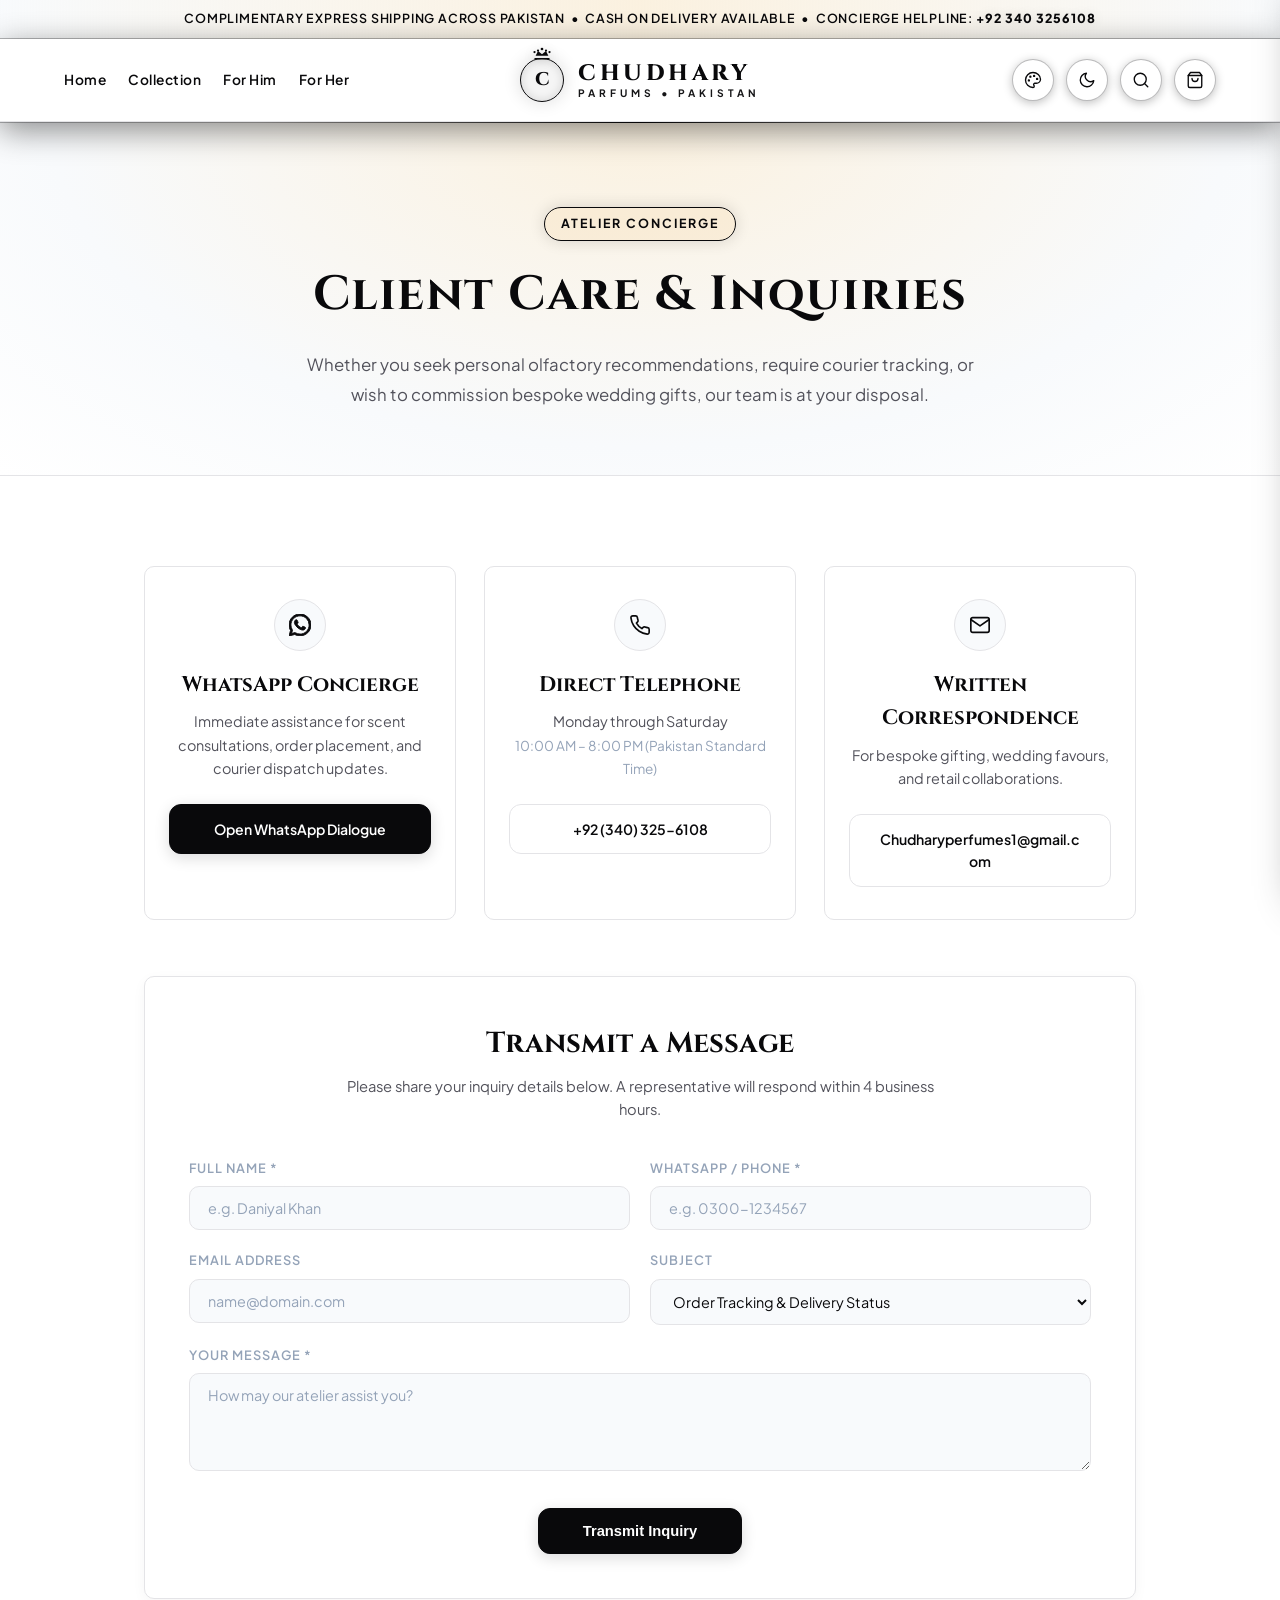
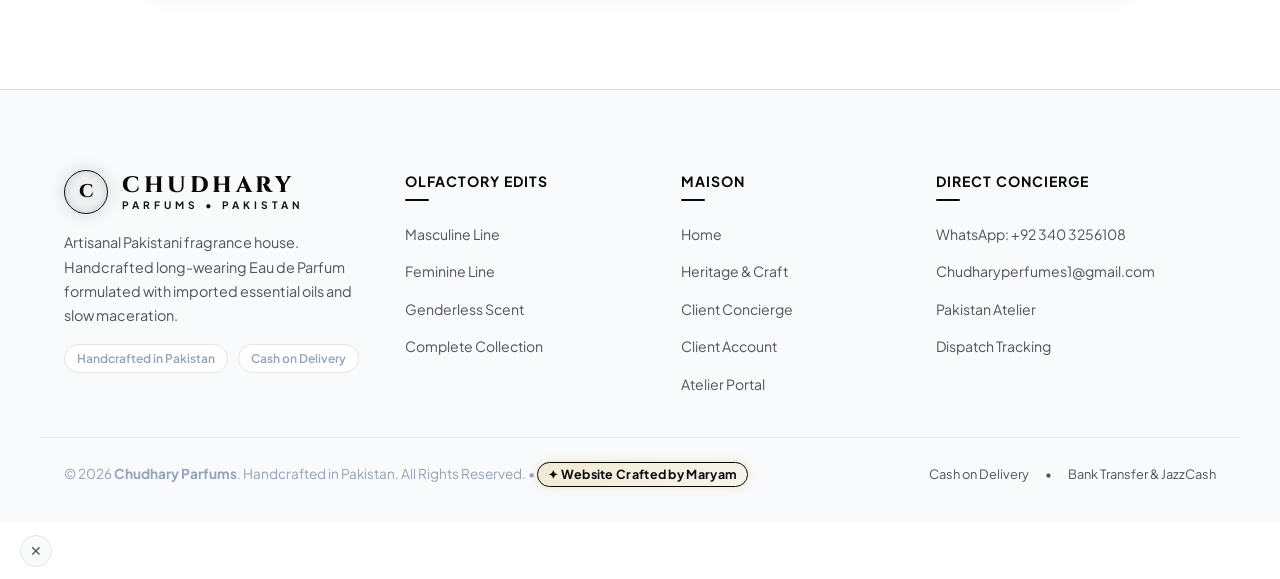
<file: contact-us.html>
<!DOCTYPE html>
<html lang="en-PK" data-theme="light" data-palette="modern-noir">

<head>
  <meta charset="UTF-8">
  <meta name="viewport" content="width=device-width, initial-scale=1.0">
  <title>Client Concierge | Chudhary Parfums</title>
  <meta name="description"
    content="Connect with the Chudhary Parfums concierge in Pakistan. Instant WhatsApp assistance at 0340-3256108 or email for bespoke orders, tracking, and fragrance consultations.">
  <meta name="robots" content="index, follow">

  <!-- Canonical & hreflang Tags -->
  <link rel="canonical" href="https://chudharyperfumes.com/contact-us">
  <link rel="alternate" hreflang="en-pk" href="https://chudharyperfumes.com/contact-us">
  <link rel="alternate" hreflang="x-default" href="https://chudharyperfumes.com/contact-us">

  <!-- Open Graph Meta Tags -->
  <meta property="og:type" content="website">
  <meta property="og:site_name" content="Chudhary Parfums">
  <meta property="og:title" content="Client Concierge | Chudhary Parfums">
  <meta property="og:description"
    content="Bespoke fragrance consultations, Cash on Delivery support, and customer care across Pakistan.">
  <meta property="og:url" content="https://chudharyperfumes.com/contact-us">
  <meta property="og:image" content="https://chudharyperfumes.com/assets/images/products/black_crown.png">
  <meta property="og:locale" content="en_PK">

  <!-- Twitter Card Tags -->
  <meta name="twitter:card" content="summary_large_image">
  <meta name="twitter:title" content="Client Concierge | Chudhary Parfums">
  <meta name="twitter:description" content="Connect with the Chudhary Parfums client concierge in Pakistan for fragrance consultations, order tracking, and bespoke requests.">
  <meta name="twitter:image" content="https://chudharyperfumes.com/assets/images/products/black_crown.png">

  <!-- Schema.org ContactPage Structured Data -->
  <script type="application/ld+json">
  {
    "@context": "https://schema.org",
    "@type": "ContactPage",
    "name": "Chudhary Parfums Client Concierge",
    "url": "https://chudharyperfumes.com/contact-us",
    "telephone": "+92-340-3256108",
    "email": "Chudharyperfumes1@gmail.com"
  }
  </script>

  <!-- Instant Theme Script -->
  <script>
    (function () {
      try {
        if (localStorage.getItem('cp_theme_v3') !== 'true') {
          localStorage.setItem('cp_palette_pref', 'modern-noir');
          localStorage.setItem('cp_theme_pref', 'light');
          localStorage.setItem('cp_theme_v3', 'true');
        }
        var p = localStorage.getItem('cp_palette_pref') || 'modern-noir';
        var t = localStorage.getItem('cp_theme_pref') || 'light';
        document.documentElement.setAttribute('data-palette', p);
        document.documentElement.setAttribute('data-theme', t);
      } catch (e) { }
    })();
  </script>

  <!-- CSS Stylesheets -->
  <link rel="stylesheet" href="css/style.css">
  <link rel="stylesheet" href="css/themes.css">
  <link rel="stylesheet" href="css/animations.css">
  <link rel="stylesheet" href="css/responsive.css">
</head>

<body>

  <!-- Top Announcement Bar -->
  <div class="top-bar">
    Complimentary Express Shipping Across Pakistan &nbsp;•&nbsp; Cash on Delivery Available &nbsp;•&nbsp; Concierge
    Helpline: <strong>+92 340 3256108</strong>
  </div>

  <!-- Haute Parfumerie Split-Wing Header Navbar -->
  <header class="header">
    <div class="container navbar">
      <!-- Left Wing: Curated Navigation Links -->
      <nav class="nav-links nav-wing-left">
        <a href="index.html" class="nav-link">Home</a>
        <a href="shop.html" class="nav-link">Collection</a>
        <a href="shop.html?cat=Men" class="nav-link">For Him</a>
        <a href="shop.html?cat=Women" class="nav-link">For Her</a>
      </nav>

      <!-- Center Wing: Crowned Royal Insignia Logo -->
      <div class="nav-center-wing">
        <a href="index.html" class="logo">
          <div class="logo-seal-wrap">
            <svg class="logo-crown-svg" viewBox="0 0 24 16" fill="currentColor" aria-hidden="true">
              <path d="M2 14h20v2H2v-2zm1.5-3l3.2-6.5 5.3 4.5 5.3-4.5 3.2 6.5H3.5z" />
              <circle cx="2" cy="6" r="1.5" />
              <circle cx="6.7" cy="4" r="1.5" />
              <circle cx="12" cy="2" r="1.8" />
              <circle cx="17.3" cy="4" r="1.5" />
              <circle cx="22" cy="6" r="1.5" />
            </svg>
            <span class="logo-mark">C</span>
          </div>
          <div class="logo-text-group">
            <span class="logo-brand">CHUDHARY</span>
            <span class="logo-sub">PARFUMS • PAKISTAN</span>
          </div>
        </a>
      </div>

      <!-- Right Wing: Atelier Actions -->
      <div class="nav-actions nav-wing-right">
        <button class="btn-icon theme-toggle-btn" title="Toggle Theme" aria-label="Toggle Theme">
          <svg width="18" height="18" viewBox="0 0 24 24" fill="none" stroke="currentColor" stroke-width="1.8"
            stroke-linecap="round" stroke-linejoin="round">
            <circle cx="12" cy="12" r="5"></circle>
            <line x1="12" y1="1" x2="12" y2="3"></line>
            <line x1="12" y1="21" x2="12" y2="23"></line>
            <line x1="4.22" y1="4.22" x2="5.64" y2="5.64"></line>
            <line x1="18.36" y1="18.36" x2="19.78" y2="19.78"></line>
            <line x1="1" y1="12" x2="3" y2="12"></line>
            <line x1="21" y1="12" x2="23" y2="12"></line>
            <line x1="4.22" y1="19.78" x2="5.64" y2="18.36"></line>
            <line x1="18.36" y1="5.64" x2="19.78" y2="4.22"></line>
          </svg>
        </button>
        <button class="btn-icon search-trigger-btn" title="Search Scents" aria-label="Search">
          <svg width="17" height="17" viewBox="0 0 24 24" fill="none" stroke="currentColor" stroke-width="1.8"
            stroke-linecap="round" stroke-linejoin="round">
            <circle cx="11" cy="11" r="8"></circle>
            <line x1="21" y1="21" x2="16.65" y2="16.65"></line>
          </svg>
        </button>
        <div class="btn-icon action-item cart-trigger-btn" title="Shopping Bag" role="button" tabindex="0"
          aria-label="Shopping Bag">
          <svg width="17" height="17" viewBox="0 0 24 24" fill="none" stroke="currentColor" stroke-width="1.8"
            stroke-linecap="round" stroke-linejoin="round">
            <path d="M6 2L3 6v14a2 2 0 0 0 2 2h14a2 2 0 0 0 2-2V6l-3-4z"></path>
            <line x1="3" y1="6" x2="21" y2="6"></line>
            <path d="M16 10a4 4 0 0 1-8 0"></path>
          </svg>
          <span class="badge-count cart-badge-count">0</span>
        </div>
        <button class="mobile-menu-btn" id="mobile-menu-toggler" aria-label="Toggle Navigation">
          <span class="toggler-bars" aria-hidden="true">
            <span class="bar bar-1"></span>
            <span class="bar bar-2"></span>
            <span class="bar bar-3"></span>
          </span>
        </button>
      </div>
    </div>
  </header>

  <!-- Editorial Page Header -->
  <section
    style="padding: 85px 0 65px 0; background: radial-gradient(ellipse at top center, rgba(229, 169, 60, 0.16) 0%, var(--bg-secondary) 65%, var(--bg-primary) 100%); border-bottom: 1px solid var(--border-color); text-align: center; position: relative; overflow: hidden;">
    <div
      style="position: absolute; top: 0; left: 50%; transform: translateX(-50%); width: 60%; height: 1px; background: linear-gradient(90deg, transparent, var(--brand-gold), transparent);">
    </div>
    <div class="container" style="position: relative; z-index: 2;">
      <span class="badge"
        style="margin-bottom: 16px; background: rgba(229, 169, 60, 0.1); border: 1px solid var(--brand-gold); color: var(--brand-gold); box-shadow: 0 0 16px var(--brand-gold-glow); font-size: 0.78rem; letter-spacing: 2px; text-transform: uppercase;">Atelier
        Concierge</span>
      <h1 class="section-title" style="letter-spacing: 1.5px; font-size: 3rem; margin-bottom: 16px;">Client Care & <span>Inquiries</span></h1>
      <p class="section-subtitle" style="font-size: 1.05rem; line-height: 1.8; max-width: 680px;">Whether you seek
        personal olfactory recommendations, require courier tracking, or wish to commission bespoke wedding gifts, our
        team is at your disposal.</p>
    </div>
  </section>

  <!-- Concierge Direct Channels -->
  <section class="section-padding">
    <div class="container" style="max-width: 1040px;">

      <div
        style="display: grid; grid-template-columns: repeat(auto-fit, minmax(280px, 1fr)); gap: 28px; margin-bottom: 56px;">
        <!-- Channel 1: WhatsApp Atelier -->
        <div class="concierge-card">
          <div class="concierge-icon-wrap">
            <svg viewBox="0 0 24 24" fill="currentColor">
              <path
                d="M20.52 3.48A11.9 11.9 0 0 0 12.02 0C5.4 0 .04 5.36.04 11.98c0 2.11.55 4.17 1.6 5.99L0 24l6.21-1.63a11.93 11.93 0 0 0 5.8 1.49h.01c6.62 0 11.98-5.36 11.98-11.98 0-3.2-1.25-6.21-3.48-8.4zM12.02 21.84h-.01a9.9 9.9 0 0 1-5.05-1.38l-.36-.21-3.75.98 1-3.65-.24-.38a9.92 9.92 0 0 1-1.52-5.22c0-5.48 4.46-9.94 9.94-9.94 2.65 0 5.15 1.03 7.03 2.91a9.88 9.88 0 0 1 2.91 7.03c0 5.48-4.46 9.94-9.94 9.94zm5.45-7.44c-.3-.15-1.77-.87-2.04-.97-.28-.1-.48-.15-.68.15-.2.3-.78.97-.95 1.17-.18.2-.35.23-.65.08-.3-.15-1.27-.47-2.42-1.5-.9-.8-1.5-1.78-1.68-2.08-.18-.3-.02-.46.13-.61.13-.13.3-.35.45-.52.15-.18.2-.3.3-.5.1-.2.05-.38-.03-.53-.07-.15-.68-1.63-.93-2.24-.24-.59-.49-.51-.68-.52h-.58c-.2 0-.52.08-.8.38-.27.3-1.04 1.02-1.04 2.48s1.07 2.87 1.22 3.07c.15.2 2.1 3.2 5.08 4.49.71.31 1.26.49 1.69.63.71.23 1.36.2 1.87.12.57-.09 1.77-.72 2.02-1.42.25-.7.25-1.3.17-1.42-.07-.13-.27-.2-.57-.35z" />
            </svg>
          </div>
          <h3
            style="font-family: var(--font-heading); font-size: 1.3rem; color: var(--text-primary); margin-bottom: 8px;">
            WhatsApp Concierge</h3>
          <p style="color: var(--text-secondary); font-size: 0.9rem; line-height: 1.6; margin-bottom: 24px;">Immediate
            assistance for scent consultations, order placement, and courier dispatch updates.</p>
          <a href="https://api.whatsapp.com/send?phone=923403256108&text=Hello%20Chudhary%20Parfums,%20I%20have%20an%20inquiry"
            target="_blank" class="btn btn-primary" style="width: 100%; font-size: 0.88rem;">Open WhatsApp Dialogue</a>
        </div>

        <!-- Channel 2: Telephone Line -->
        <div class="concierge-card">
          <div class="concierge-icon-wrap">
            <svg viewBox="0 0 24 24" fill="none" stroke="currentColor" stroke-width="1.8" stroke-linecap="round"
              stroke-linejoin="round">
              <path
                d="M22 16.92v3a2 2 0 0 1-2.18 2 19.79 19.79 0 0 1-8.63-3.07 19.5 19.5 0 0 1-6-6 19.79 19.79 0 0 1-3.07-8.67A2 2 0 0 1 4.11 2h3a2 2 0 0 1 2 1.72 12.84 12.84 0 0 0 .7 2.81 2 2 0 0 1-.45 2.11L8.09 9.91a16 16 0 0 0 6 6l1.27-1.27a2 2 0 0 1 2.11-.45 12.84 12.84 0 0 0 2.81.7A2 2 0 0 1 22 16.92z">
              </path>
            </svg>
          </div>
          <h3
            style="font-family: var(--font-heading); font-size: 1.3rem; color: var(--text-primary); margin-bottom: 8px;">
            Direct Telephone</h3>
          <p style="color: var(--text-secondary); font-size: 0.9rem; line-height: 1.6; margin-bottom: 24px;">Monday
            through Saturday<br><span style="color: var(--text-muted); font-size: 0.85rem;">10:00 AM – 8:00 PM (Pakistan
              Standard Time)</span></p>
          <a href="tel:+923403256108" class="btn btn-outline" style="width: 100%; font-size: 0.88rem;">+92 (340)
            325-6108</a>
        </div>

        <!-- Channel 3: Electronic Correspondence -->
        <div class="concierge-card">
          <div class="concierge-icon-wrap">
            <svg viewBox="0 0 24 24" fill="none" stroke="currentColor" stroke-width="1.8" stroke-linecap="round"
              stroke-linejoin="round">
              <path d="M4 4h16c1.1 0 2 .9 2 2v12c0 1.1-.9 2-2 2H4c-1.1 0-2-.9-2-2V6c0-1.1.9-2 2-2z"></path>
              <polyline points="22,6 12,13 2,6"></polyline>
            </svg>
          </div>
          <h3
            style="font-family: var(--font-heading); font-size: 1.3rem; color: var(--text-primary); margin-bottom: 8px;">
            Written Correspondence</h3>
          <p style="color: var(--text-secondary); font-size: 0.9rem; line-height: 1.6; margin-bottom: 24px;">For bespoke
            gifting, wedding favours, and retail collaborations.</p>
          <a href="mailto:Chudharyperfumes1@gmail.com" class="btn btn-outline"
            style="width: 100%; font-size: 0.88rem; word-break: break-all;">Chudharyperfumes1@gmail.com</a>
        </div>
      </div>

      <!-- Atelier Inquiry Form -->
      <div
        style="background: var(--bg-card); border: 1px solid var(--border-color); border-radius: var(--radius-md); padding: 44px; box-shadow: var(--shadow-sm);">
        <div style="text-align: center; max-width: 600px; margin: 0 auto 36px auto;">
          <h2
            style="font-family: var(--font-heading); font-size: 1.8rem; color: var(--text-primary); margin-bottom: 8px;">
            Transmit a Message</h2>
          <p style="color: var(--text-secondary); font-size: 0.92rem;">Please share your inquiry details below. A
            representative will respond within 4 business hours.</p>
        </div>

        <form
          onsubmit="event.preventDefault(); if(window.showToast){ window.showToast('Thank you. Your message has been received by our concierge. We will get back to you shortly.', 'success'); } else { alert('Thank you. Your message has been received by our concierge.'); } this.reset();"
          style="display: grid; grid-template-columns: 1fr 1fr; gap: 20px;">
          <div>
            <label
              style="display: block; font-size: 0.8rem; font-weight: 600; text-transform: uppercase; letter-spacing: 1px; color: var(--text-muted); margin-bottom: 8px;">Full
              Name *</label>
            <input type="text" required placeholder="e.g. Daniyal Khan" style="width: 100%;">
          </div>
          <div>
            <label
              style="display: block; font-size: 0.8rem; font-weight: 600; text-transform: uppercase; letter-spacing: 1px; color: var(--text-muted); margin-bottom: 8px;">WhatsApp
              / Phone *</label>
            <input type="text" required placeholder="e.g. 0300-1234567" style="width: 100%;">
          </div>
          <div>
            <label
              style="display: block; font-size: 0.8rem; font-weight: 600; text-transform: uppercase; letter-spacing: 1px; color: var(--text-muted); margin-bottom: 8px;">Email
              Address</label>
            <input type="email" placeholder="name@domain.com" style="width: 100%;">
          </div>
          <div>
            <label
              style="display: block; font-size: 0.8rem; font-weight: 600; text-transform: uppercase; letter-spacing: 1px; color: var(--text-muted); margin-bottom: 8px;">Subject</label>
            <select style="width: 100%;">
              <option>Order Tracking & Delivery Status</option>
              <option>Fragrance Consultation & Notes Advice</option>
              <option>Bespoke / Bulk Wedding Gifting</option>
              <option>Payment & Exchange Inquiries</option>
              <option>Other Matter</option>
            </select>
          </div>
          <div style="grid-column: 1 / -1;">
            <label
              style="display: block; font-size: 0.8rem; font-weight: 600; text-transform: uppercase; letter-spacing: 1px; color: var(--text-muted); margin-bottom: 8px;">Your
              Message *</label>
            <textarea rows="4" required placeholder="How may our atelier assist you?" style="width: 100%;"></textarea>
          </div>
          <div style="grid-column: 1 / -1; text-align: center; margin-top: 10px;">
            <button type="submit" class="btn btn-primary" style="padding: 14px 44px; font-size: 0.92rem;">Transmit
              Inquiry</button>
          </div>
        </form>
      </div>

    </div>
  </section>

  <!-- Luxury Clean Footer -->
  <footer class="footer">
    <div class="container footer-grid">
      <!-- Column 1: Brand & Craft -->
      <div class="footer-brand">
        <a href="index.html" class="logo">
          <span class="logo-mark">C</span>
          <div class="logo-text-group">
            <span class="logo-brand">CHUDHARY</span>
            <span class="logo-sub">PARFUMS • PAKISTAN</span>
          </div>
        </a>
        <p style="color: var(--text-secondary); font-size: 0.9rem; line-height: 1.7; margin-top: 16px;">
          Artisanal Pakistani fragrance house. Handcrafted long-wearing Eau de Parfum formulated with imported essential
          oils and slow maceration.
        </p>
        <div
          style="display:flex; gap:10px; margin-top:16px; font-size:0.75rem; color:var(--text-muted); flex-wrap:wrap;">
          <span
            style="border:1px solid var(--border-color); padding:4px 12px; border-radius:20px; background:var(--bg-card); font-weight:600;">Handcrafted
            in Pakistan</span>
          <span
            style="border:1px solid var(--border-color); padding:4px 12px; border-radius:20px; background:var(--bg-card); font-weight:600;">Cash
            on Delivery</span>
        </div>
      </div>

      <!-- Column 2: Perfumes -->
      <div>
        <h4 class="footer-heading">Olfactory Edits</h4>
        <ul class="footer-links">
          <li><a href="shop.html?cat=Men">Masculine Line</a></li>
          <li><a href="shop.html?cat=Women">Feminine Line</a></li>
          <li><a href="shop.html?cat=Unisex">Genderless Scent</a></li>
          <li><a href="shop.html">Complete Collection</a></li>
        </ul>
      </div>

      <!-- Column 3: Quick Navigation -->
      <div>
        <h4 class="footer-heading">Maison</h4>
        <ul class="footer-links">
          <li><a href="index.html">Home</a></li>
          <li><a href="about-us.html">Heritage & Craft</a></li>
          <li><a href="contact-us.html">Client Concierge</a></li>
          <li><a href="dashboard.html">Client Account</a></li>
          <li><a href="admin.html">Atelier Portal</a></li>
        </ul>
      </div>

      <!-- Column 4: Customer Helpline & Orders -->
      <div>
        <h4 class="footer-heading">Direct Concierge</h4>
        <ul class="footer-links">
          <li><a href="https://api.whatsapp.com/send?phone=923403256108" target="_blank">WhatsApp: +92 340 3256108</a>
          </li>
          <li><a href="mailto:Chudharyperfumes1@gmail.com">Chudharyperfumes1@gmail.com</a></li>
          <li><a href="contact-us.html">Pakistan Atelier</a></li>
          <li><a href="dashboard.html">Dispatch Tracking</a></li>
        </ul>
      </div>
    </div>

    <!-- Footer Bottom Bar -->
    <div class="container footer-bottom"
      style="display:flex; justify-content:space-between; align-items:center; flex-wrap:wrap; gap:16px;">
      <div>&copy; 2026 <strong>Chudhary Parfums</strong>. Handcrafted in Pakistan. All Rights Reserved. &bull; <span style="display:inline-flex; align-items:center; gap:6px; background:linear-gradient(135deg, rgba(212,160,23,0.18), rgba(212,160,23,0.06)); border:1px solid var(--brand-gold); color:var(--brand-gold); padding:2px 10px; border-radius:14px; font-weight:700; font-size:0.78rem; letter-spacing:0.3px; box-shadow:0 0 10px rgba(212,160,23,0.25);">✦ Website Crafted by Maryam</span></div>
      <div style="display:flex; gap:16px; font-size:0.8rem; color:var(--text-secondary); flex-wrap:wrap;">
        <span>Cash on Delivery</span>
        <span>•</span>
        <span>Bank Transfer & JazzCash</span>
      </div>
    </div>
  </footer>

  <!-- Sliding Cart Drawer -->
  <div class="drawer-overlay"></div>
  <aside class="cart-drawer">
    <div class="drawer-header">
      <div class="drawer-title"
        style="font-family:var(--font-heading); font-size:1.3rem; font-weight:700; color:var(--text-primary); letter-spacing:0.5px;">
        Shopping Bag</div>
      <button class="close-btn close-drawer-btn" aria-label="Close Bag">✕</button>
    </div>
    <div class="drawer-body cart-drawer-items"></div>
    <div class="drawer-footer"
      style="padding: 16px 20px; border-top: 1px solid var(--border-color); background: var(--bg-secondary);">
      <div style="display: flex; gap: 8px; margin-bottom: 12px;">
        <input type="text" id="coupon-code-input" placeholder="Promotional Code"
          style="flex: 1; padding: 8px 14px; background: var(--bg-input); border: 1px solid var(--border-color); border-radius: 6px; color: var(--text-primary); font-size: 0.82rem; outline:none;">
        <button class="btn btn-outline" style="padding: 8px 16px; font-weight:700; font-size:0.8rem;"
          onclick="CartManager.applyCoupon(document.getElementById('coupon-code-input').value)">Apply</button>
      </div>

      <div class="cart-summary-row"
        style="display:flex; justify-content:space-between; font-size:0.85rem; color:var(--text-secondary); margin-bottom:6px;">
        <span>Subtotal</span>
        <span class="cart-subtotal-val" style="font-weight:700; color:var(--text-primary);">PKR 0</span>
      </div>

      <div id="cart-discount-row" class="cart-summary-row"
        style="display:none; justify-content:space-between; font-size:0.85rem; color:var(--status-success); margin-bottom:6px; font-weight:700;">
        <span>Private Discount</span>
        <span class="discount-val">- PKR 0</span>
      </div>

      <div class="cart-summary-row total"
        style="display:flex; justify-content:space-between; font-size:1.15rem; font-weight:800; color:var(--text-primary); margin-top:8px; padding-top:8px; border-top:1px solid var(--border-color);">
        <span>Total Due</span>
        <span class="cart-total-val" style="color:var(--brand-gold);">PKR 0</span>
      </div>

      <a href="checkout.html" class="btn btn-primary proceed-checkout-btn"
        style="display:block; text-align:center; width: 100%; margin-top: 12px; padding:12px; font-weight:700; font-size:0.9rem; text-decoration:none;">Proceed
        to Checkout</a>
    </div>
  </aside>

  <!-- Search Modal -->
  <div class="modal-overlay"></div>
  <div class="search-modal">
    <div class="search-input-group">
      <svg width="17" height="17" viewBox="0 0 24 24" fill="none" stroke="currentColor" stroke-width="1.8"
        stroke-linecap="round" stroke-linejoin="round" style="color:var(--text-muted);">
        <circle cx="11" cy="11" r="8"></circle>
        <line x1="21" y1="21" x2="16.65" y2="16.65"></line>
      </svg>
      <input type="text" class="search-input" placeholder="Search by fragrance name, notes (e.g. Vanilla, Oud)...">
      <button class="close-btn close-search-btn" aria-label="Close Search">✕</button>
    </div>
    <div class="search-results"></div>
  </div>

  <!-- Quick View Modal -->
  <div class="quick-view-modal">
    <div style="text-align: right; padding: 12px 20px;">
      <button class="close-btn close-quickview-btn" aria-label="Close View">✕</button>
    </div>
    <div class="quick-view-body"></div>
  </div>

  <!-- Mobile Sticky Bottom Navigation Bar (Mobile Only) -->
  <nav class="mobile-bottom-bar">
    <a href="index.html" class="mobile-bottom-nav-item">
      <svg width="20" height="20" viewBox="0 0 24 24" fill="none" stroke="currentColor" stroke-width="1.8" stroke-linecap="round" stroke-linejoin="round"><path d="M3 9l9-7 9 7v11a2 2 0 0 1-2 2H5a2 2 0 0 1-2-2z"></path><polyline points="9 22 9 12 15 12 15 22"></polyline></svg>
      <span>Home</span>
    </a>
    <a href="shop.html" class="mobile-bottom-nav-item">
      <svg width="20" height="20" viewBox="0 0 24 24" fill="none" stroke="currentColor" stroke-width="1.8" stroke-linecap="round" stroke-linejoin="round"><path d="M6 2L3 6v14a2 2 0 0 0 2 2h14a2 2 0 0 0 2-2V6l-3-4z"></path><line x1="3" y1="6" x2="21" y2="6"></line><path d="M16 10a4 4 0 0 1-8 0"></path></svg>
      <span>Shop</span>
    </a>
    <button type="button" class="mobile-bottom-nav-item open-cart-btn" onclick="if(window.CartManager){CartManager.openDrawer();}else{window.location.href='shop.html';}" aria-label="Open Shopping Bag">
      <div class="bottom-nav-icon-wrap">
        <svg width="20" height="20" viewBox="0 0 24 24" fill="none" stroke="currentColor" stroke-width="1.8" stroke-linecap="round" stroke-linejoin="round"><path d="M6 2L3 6v14a2 2 0 0 0 2 2h14a2 2 0 0 0 2-2V6l-3-4z"></path><line x1="3" y1="6" x2="21" y2="6"></line><path d="M16 10a4 4 0 0 1-8 0"></path></svg>
        <span class="cart-badge-count mobile-bottom-badge" style="display:none;">0</span>
      </div>
      <span>Bag</span>
    </button>
    <a href="https://api.whatsapp.com/send?phone=923403256108&text=Hello%20Chudhary%20Parfums,%20I%20would%20like%20to%20order" target="_blank" class="mobile-bottom-nav-item">
      <svg width="20" height="20" viewBox="0 0 24 24" fill="currentColor"><path d="M20.52 3.48A11.9 11.9 0 0 0 12.02 0C5.4 0 .04 5.36.04 11.98c0 2.11.55 4.17 1.6 5.99L0 24l6.21-1.63a11.93 11.93 0 0 0 5.8 1.49h.01c6.62 0 11.98-5.36 11.98-11.98 0-3.2-1.25-6.21-3.48-8.4zM12.02 21.84h-.01a9.9 9.9 0 0 1-5.05-1.38l-.36-.21-3.75.98 1-3.65-.24-.38a9.92 9.92 0 0 1-1.52-5.22c0-5.48 4.46-9.94 9.94-9.94 2.65 0 5.15 1.03 7.03 2.91a9.88 9.88 0 0 1 2.91 7.03c0 5.48-4.46 9.94-9.94 9.94zm5.45-7.44c-.3-.15-1.77-.87-2.04-.97-.28-.1-.48-.15-.68.15-.2.3-.78.97-.95 1.17-.18.2-.35.23-.65.08-.3-.15-1.27-.47-2.42-1.5-.9-.8-1.5-1.78-1.68-2.08-.18-.3-.02-.46.13-.61.13-.13.3-.35.45-.52.15-.18.2-.3.3-.5.1-.2.05-.38-.03-.53-.07-.15-.68-1.63-.93-2.24-.24-.59-.49-.51-.68-.52h-.58c-.2 0-.52.08-.8.38-.27.3-1.04 1.02-1.04 2.48s1.07 2.87 1.22 3.07c.15.2 2.1 3.2 5.08 4.49.71.31 1.26.49 1.69.63.71.23 1.36.2 1.87.12.57-.09 1.77-.72 2.02-1.42.25-.7.25-1.3.17-1.42-.07-.13-.27-.2-.57-.35z"/></svg>
      <span>WhatsApp</span>
    </a>
    <a href="contact-us.html" class="mobile-bottom-nav-item active">
      <svg width="20" height="20" viewBox="0 0 24 24" fill="none" stroke="currentColor" stroke-width="1.8" stroke-linecap="round" stroke-linejoin="round"><path d="M21 15a2 2 0 0 1-2 2H7l-4 4V5a2 2 0 0 1 2-2h14a2 2 0 0 1 2 2z"></path></svg>
      <span>Contact</span>
    </a>
  </nav>

  <script src="js/theme.js?v=2.0"></script>
  <script src="js/animations.js?v=2.0"></script>
  <script src="js/script.js?v=2.0"></script>
  <script src="js/shop.js?v=2.0"></script>
  <script src="js/cart.js?v=2.0"></script>
  <script src="js/wishlist.js?v=2.0"></script>
  <script src="js/search.js?v=2.0"></script>
  <script src="js/checkout.js?v=2.0"></script>
</body>

</html>
</file>
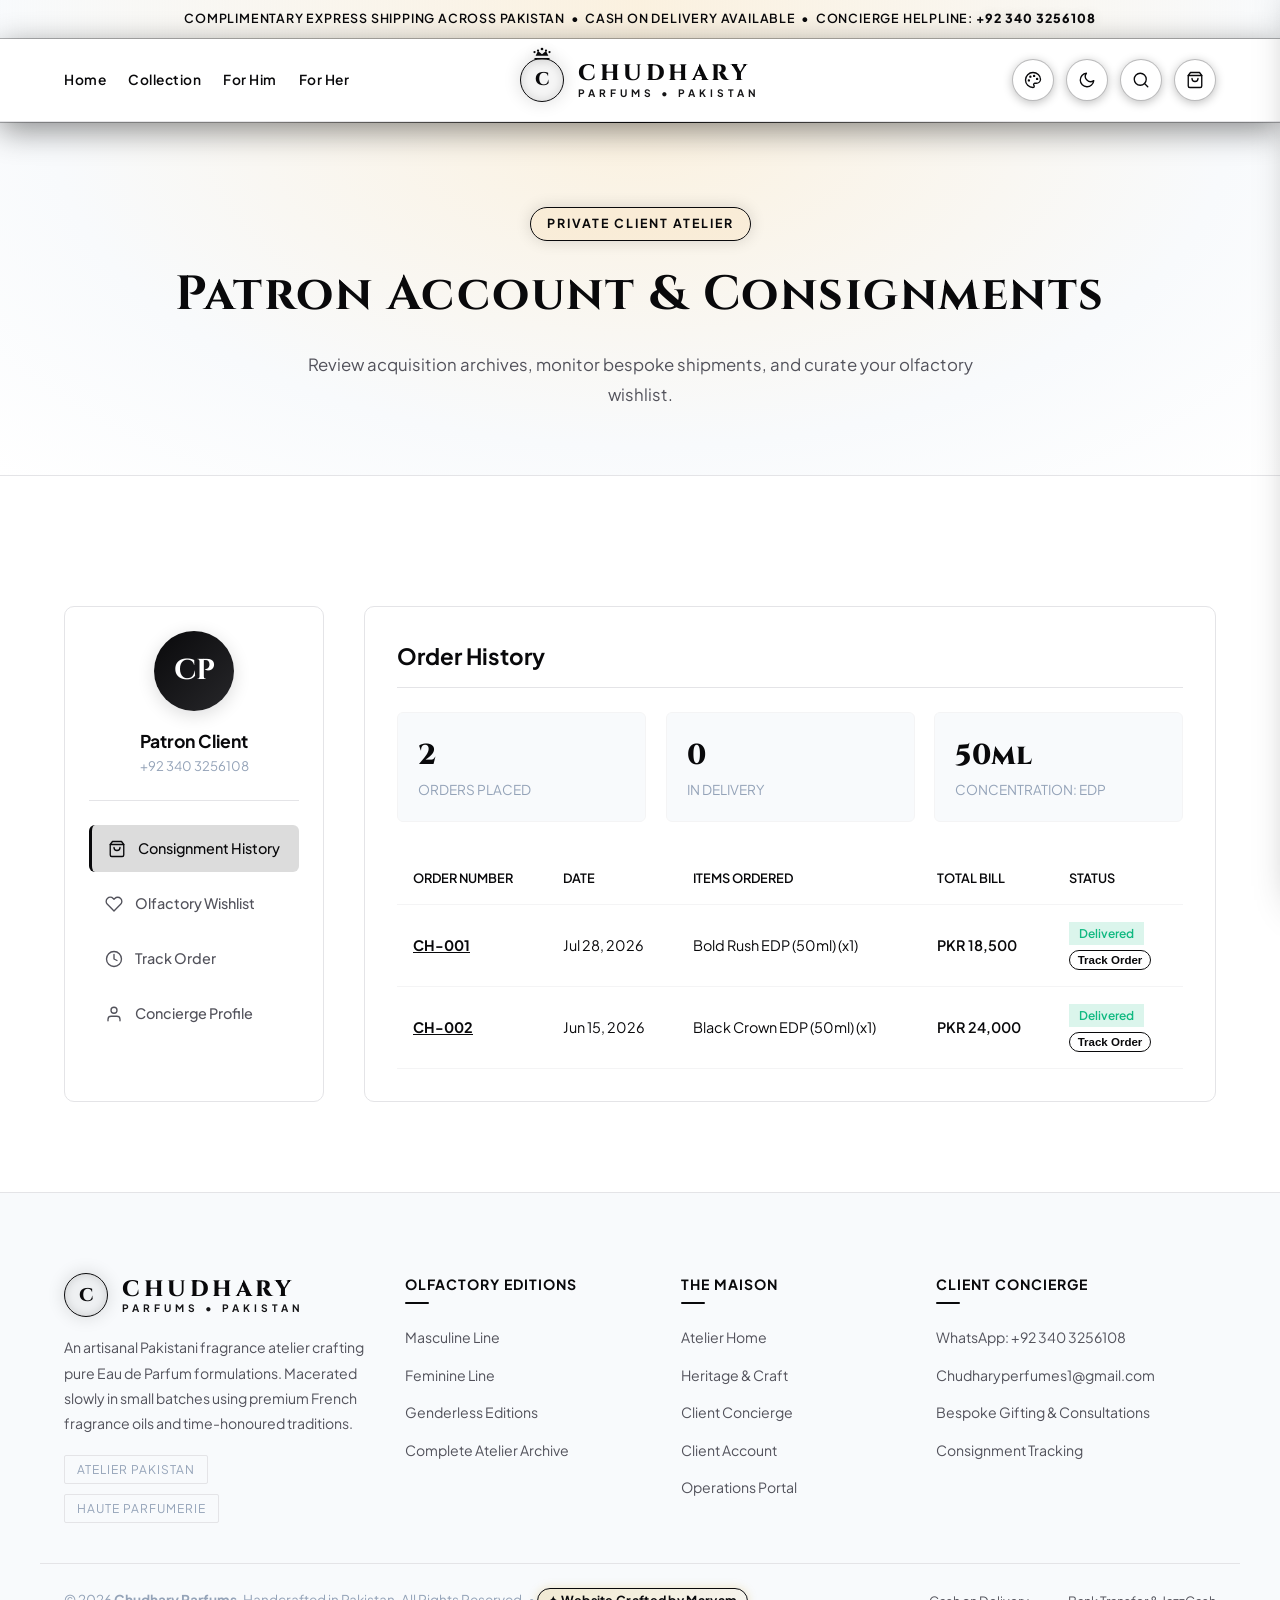
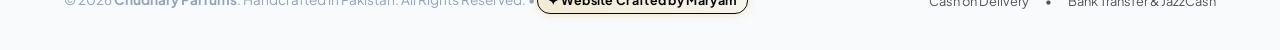
<file: dashboard.html>
<!DOCTYPE html>
<html lang="en" data-theme="light" data-palette="modern-noir">
<head>
  <meta charset="UTF-8">
  <meta name="viewport" content="width=device-width, initial-scale=1.0">
  <title>Client Atelier Portal | Chudhary Parfums Pakistan</title>
  <meta name="description" content="Access your bespoke olfactory archive, track live PostEx consignments, and manage curated wishlists at Chudhary Parfums.">
  <meta name="robots" content="noindex, follow">

  <!-- Instant Theme Script (Eliminates Flash) -->
  <script>
    (function() {
      try {
        if (localStorage.getItem('cp_theme_v3') !== 'true') {
          localStorage.setItem('cp_palette_pref', 'modern-noir');
          localStorage.setItem('cp_theme_pref', 'light');
          localStorage.setItem('cp_theme_v3', 'true');
        }
        var p = localStorage.getItem('cp_palette_pref') || 'modern-noir';
        var t = localStorage.getItem('cp_theme_pref') || 'light';
        document.documentElement.setAttribute('data-palette', p);
        document.documentElement.setAttribute('data-theme', t);
      } catch(e) {}
    })();
  </script>

  <!-- Performance Preconnect -->
  <link rel="preconnect" href="https://fonts.googleapis.com">
  <link rel="preconnect" href="https://fonts.gstatic.com" crossorigin>

  <!-- CSS Stylesheets -->
  <link rel="stylesheet" href="css/style.css">
  <link rel="stylesheet" href="css/themes.css">
  <link rel="stylesheet" href="css/dashboard.css">
  <link rel="stylesheet" href="css/animations.css">
  <link rel="stylesheet" href="css/responsive.css">
</head>
<body>

  <!-- Top Announcement Bar -->
  <div class="top-bar">
    Complimentary Express Shipping Across Pakistan &nbsp;•&nbsp; Cash on Delivery Available &nbsp;•&nbsp; Concierge Helpline: <strong>+92 340 3256108</strong>
  </div>

  <!-- Haute Parfumerie Split-Wing Header Navbar -->
  <header class="header">
    <div class="container navbar">
      <!-- Left Wing: Curated Navigation Links -->
      <nav class="nav-links nav-wing-left">
        <a href="index.html" class="nav-link">Home</a>
        <a href="shop.html" class="nav-link">Collection</a>
        <a href="shop.html?cat=Men" class="nav-link">For Him</a>
        <a href="shop.html?cat=Women" class="nav-link">For Her</a>
      </nav>

      <!-- Center Wing: Crowned Royal Insignia Logo -->
      <div class="nav-center-wing">
        <a href="index.html" class="logo">
          <div class="logo-seal-wrap">
            <svg class="logo-crown-svg" viewBox="0 0 24 16" fill="currentColor" aria-hidden="true">
              <path d="M2 14h20v2H2v-2zm1.5-3l3.2-6.5 5.3 4.5 5.3-4.5 3.2 6.5H3.5z"/>
              <circle cx="2" cy="6" r="1.5"/>
              <circle cx="6.7" cy="4" r="1.5"/>
              <circle cx="12" cy="2" r="1.8"/>
              <circle cx="17.3" cy="4" r="1.5"/>
              <circle cx="22" cy="6" r="1.5"/>
            </svg>
            <span class="logo-mark">C</span>
          </div>
          <div class="logo-text-group">
            <span class="logo-brand">CHUDHARY</span>
            <span class="logo-sub">PARFUMS • PAKISTAN</span>
          </div>
        </a>
      </div>

      <!-- Right Wing: Atelier Actions -->
      <div class="nav-actions nav-wing-right">
        <button class="btn-icon theme-toggle-btn" title="Toggle Theme" aria-label="Toggle Theme">
          <svg width="18" height="18" viewBox="0 0 24 24" fill="none" stroke="currentColor" stroke-width="1.8" stroke-linecap="round" stroke-linejoin="round"><circle cx="12" cy="12" r="5"></circle><line x1="12" y1="1" x2="12" y2="3"></line><line x1="12" y1="21" x2="12" y2="23"></line><line x1="4.22" y1="4.22" x2="5.64" y2="5.64"></line><line x1="18.36" y1="18.36" x2="19.78" y2="19.78"></line><line x1="1" y1="12" x2="3" y2="12"></line><line x1="21" y1="12" x2="23" y2="12"></line><line x1="4.22" y1="19.78" x2="5.64" y2="18.36"></line><line x1="18.36" y1="5.64" x2="19.78" y2="4.22"></line></svg>
        </button>
        <button class="btn-icon search-trigger-btn" title="Search Scents" aria-label="Search">
          <svg width="17" height="17" viewBox="0 0 24 24" fill="none" stroke="currentColor" stroke-width="1.8" stroke-linecap="round" stroke-linejoin="round"><circle cx="11" cy="11" r="8"></circle><line x1="21" y1="21" x2="16.65" y2="16.65"></line></svg>
        </button>
        <div class="btn-icon action-item cart-trigger-btn" title="Shopping Bag" role="button" tabindex="0" aria-label="Shopping Bag">
          <svg width="17" height="17" viewBox="0 0 24 24" fill="none" stroke="currentColor" stroke-width="1.8" stroke-linecap="round" stroke-linejoin="round"><path d="M6 2L3 6v14a2 2 0 0 0 2 2h14a2 2 0 0 0 2-2V6l-3-4z"></path><line x1="3" y1="6" x2="21" y2="6"></line><path d="M16 10a4 4 0 0 1-8 0"></path></svg>
          <span class="badge-count cart-badge-count">0</span>
        </div>
        <button class="mobile-menu-btn" id="mobile-menu-toggler" aria-label="Toggle Navigation">
          <span class="toggler-bars" aria-hidden="true">
            <span class="bar bar-1"></span>
            <span class="bar bar-2"></span>
            <span class="bar bar-3"></span>
          </span>
        </button>
      </div>
    </div>
  </header>

  <!-- Editorial Page Header -->
  <section style="padding: 85px 0 65px 0; background: radial-gradient(ellipse at top center, rgba(229, 169, 60, 0.16) 0%, var(--bg-secondary) 65%, var(--bg-primary) 100%); border-bottom: 1px solid var(--border-color); text-align: center; position: relative; overflow: hidden;">
    <div style="position: absolute; top: 0; left: 50%; transform: translateX(-50%); width: 60%; height: 1px; background: linear-gradient(90deg, transparent, var(--brand-gold), transparent);"></div>
    <div class="container" style="position: relative; z-index: 2;">
      <span class="badge" style="margin-bottom: 16px; background: rgba(229, 169, 60, 0.1); border: 1px solid var(--brand-gold); color: var(--brand-gold); box-shadow: 0 0 16px var(--brand-gold-glow); font-size: 0.78rem; letter-spacing: 2px; text-transform: uppercase;">Private Client Atelier</span>
      <h1 class="section-title" style="letter-spacing: 1.5px; font-size: 3rem; margin-bottom: 16px;">Patron Account & <span>Consignments</span></h1>
      <p class="section-subtitle" style="font-size: 1.05rem; line-height: 1.8; max-width: 680px;">Review acquisition archives, monitor bespoke shipments, and curate your olfactory wishlist.</p>
    </div>
  </section>

  <!-- Dashboard Container -->
  <section class="section-padding">
    <div class="container">
      
      <div class="dashboard-layout">
        
        <!-- Dashboard Sidebar -->
        <aside class="dashboard-sidebar">
          <div class="user-profile-summary">
            <div class="user-avatar">CP</div>
            <div class="user-name">Patron Client</div>
            <div class="user-email">+92 340 3256108</div>
          </div>

          <nav class="dash-nav-list">
            <div class="dash-nav-item active" data-tab="orders">
              <svg width="18" height="18" viewBox="0 0 24 24" fill="none" stroke="currentColor" stroke-width="1.8" stroke-linecap="round" stroke-linejoin="round"><path d="M6 2L3 6v14a2 2 0 0 0 2 2h14a2 2 0 0 0 2-2V6l-3-4z"></path><line x1="3" y1="6" x2="21" y2="6"></line><path d="M16 10a4 4 0 0 1-8 0"></path></svg>
              <span>Consignment History</span>
            </div>
            <div class="dash-nav-item" data-tab="wishlist">
              <svg width="18" height="18" viewBox="0 0 24 24" fill="none" stroke="currentColor" stroke-width="1.8" stroke-linecap="round" stroke-linejoin="round"><path d="M20.84 4.61a5.5 5.5 0 0 0-7.78 0L12 5.67l-1.06-1.06a5.5 5.5 0 0 0-7.78 7.78l1.06 1.06L12 21.23l7.78-7.78 1.06-1.06a5.5 5.5 0 0 0 0-7.78z"></path></svg>
              <span>Olfactory Wishlist</span>
            </div>
            <div class="dash-nav-item" data-tab="tracking">
              <svg width="18" height="18" viewBox="0 0 24 24" fill="none" stroke="currentColor" stroke-width="1.8" stroke-linecap="round" stroke-linejoin="round"><circle cx="12" cy="12" r="10"></circle><polyline points="12 6 12 12 16 14"></polyline></svg>
              <span>Track Order</span>
            </div>
            <div class="dash-nav-item" data-tab="profile">
              <svg width="18" height="18" viewBox="0 0 24 24" fill="none" stroke="currentColor" stroke-width="1.8" stroke-linecap="round" stroke-linejoin="round"><path d="M20 21v-2a4 4 0 0 0-4-4H8a4 4 0 0 0-4 4v2"></path><circle cx="12" cy="7" r="4"></circle></svg>
              <span>Concierge Profile</span>
            </div>
          </nav>
        </aside>

        <!-- Main Content Area -->
        <main class="dashboard-content">
          
          <!-- Pane 1: Orders -->
          <div class="dash-pane active" id="pane-orders">
            <h2 class="pane-title">Order History</h2>

            <div class="stat-cards-grid">
              <div class="stat-card">
                <div class="stat-value">2</div>
                <div class="stat-label">Orders Placed</div>
              </div>
              <div class="stat-card">
                <div class="stat-value">0</div>
                <div class="stat-label">In Delivery</div>
              </div>
              <div class="stat-card">
                <div class="stat-value">50ml</div>
                <div class="stat-label">Concentration: EDP</div>
              </div>
            </div>

            <div style="overflow-x: auto;">
              <table class="orders-table">
                <thead>
                  <tr>
                    <th>Order Number</th>
                    <th>Date</th>
                    <th>Items Ordered</th>
                    <th>Total Bill</th>
                    <th>Status</th>
                  </tr>
                </thead>
                <tbody id="dash-orders-body">
                  <!-- Dynamically rendered via js/dashboard.js -->
                </tbody>
              </table>
            </div>
          </div>

          <!-- Pane 2: Wishlist -->
          <div class="dash-pane" id="pane-wishlist">
            <h2 class="pane-title">Curated Olfactory Wishlist</h2>
            <p style="color: var(--text-secondary); font-size: 0.88rem; margin-bottom: 24px;">Your private selection of reserved fragrances awaiting acquisition.</p>
            
            <div class="products-grid" id="dash-wishlist-grid" style="display: grid; grid-template-columns: repeat(auto-fill, minmax(220px, 1fr)); gap: 24px;">
              <!-- Dynamically populated via js/dashboard.js -->
            </div>
          </div>

          <!-- Pane 3: Track Real-Time Order -->
          <div class="dash-pane" id="pane-tracking">
            <h2 class="pane-title">Track Real-Time Order</h2>
            <p style="color: var(--text-secondary); font-size: 0.88rem; margin-bottom: 24px;">
              Enter your Chudhary Perfumes Order Number (e.g. <code>CH-001</code>) to track your live order and delivery status:
            </p>

            <form onsubmit="event.preventDefault(); window.openGlobalOrderTracker ? window.openGlobalOrderTracker(document.getElementById('dash-track-input').value) : alert('Checking order status...');" style="display: flex; gap: 12px; flex-wrap: wrap; margin-bottom: 32px;">
              <input type="text" id="dash-track-input" placeholder="e.g. CH-001 or 001" style="flex: 1; min-width: 240px; padding: 12px 16px; background: var(--bg-input); border: 1px solid var(--border-color); border-radius: 6px; color: var(--text-primary); font-size: 0.9rem; outline: none;">
              <button type="submit" class="btn btn-primary" style="padding: 12px 24px; font-weight: 700;">Track Order</button>
            </form>

            <div style="background: var(--bg-secondary); border: 1px solid var(--border-color); border-radius: 8px; padding: 24px;">
              <h4 style="font-family: var(--font-heading); font-size: 1.1rem; margin-bottom: 12px; color: var(--text-primary);">Logistics Standards</h4>
              <ul style="color: var(--text-secondary); font-size: 0.85rem; line-height: 1.8; padding-left: 20px;">
                <li>Same-day dispatch from our Pakistan atelier for orders placed before 3:00 PM PKT.</li>
                <li>Express courier transit: 24 to 48 hours for Lahore, Islamabad, and Karachi; 48 to 72 hours for all other cities across Pakistan.</li>
                <li>Cash on Delivery inspection permitted upon courier arrival.</li>
              </ul>
            </div>
          </div>

          <!-- Pane 4: Client Profile -->
          <div class="dash-pane" id="pane-profile">
            <h2 class="pane-title">Client Concierge Profile</h2>
            <p style="color: var(--text-secondary); font-size: 0.88rem; margin-bottom: 24px;">Manage delivery coordinates and notification channels.</p>

            <div class="address-grid">
              <div class="address-card">
                <div style="display:flex; justify-content:space-between; align-items:center; margin-bottom:12px;">
                  <strong style="color:var(--text-primary); font-size:0.95rem;">Primary Dispatch Coordinates</strong>
                  <span class="status-badge status-delivered">Default</span>
                </div>
                <p style="color:var(--text-secondary); font-size:0.86rem; line-height:1.7; margin-bottom:12px;">
                  House 42, Block 5, Gulberg III<br>
                  Lahore, Punjab 54000<br>
                  Pakistan
                </p>
                <div style="font-size:0.82rem; color:var(--text-muted);">Contact: +92 340 3256108</div>
              </div>

              <div class="address-card" style="display:flex; flex-direction:column; justify-content:center; align-items:center; text-align:center; min-height:160px;">
                <p style="color:var(--text-muted); font-size:0.85rem; margin-bottom:12px;">Need to update your delivery address for an existing order?</p>
                <a href="https://api.whatsapp.com/send?phone=923403256108&text=Hello%20Chudhary%20Parfums,%20I%20need%20to%20update%20my%20dispatch%20address" target="_blank" class="btn btn-outline" style="font-size:0.8rem; padding:8px 16px;">Contact Concierge on WhatsApp</a>
              </div>
            </div>
          </div>

        </main>

      </div>

    </div>
  </section>

  <!-- Ultra Luxury Clean Footer -->
  <footer class="footer">
    <div class="container footer-grid">
      <!-- Column 1: Brand & Craft -->
      <div class="footer-brand">
        <a href="index.html" class="logo">
          <span class="logo-mark">C</span>
          <div class="logo-text-group">
            <span class="logo-brand">CHUDHARY</span>
            <span class="logo-sub">PARFUMS • PAKISTAN</span>
          </div>
        </a>
        <p style="color: var(--text-secondary); font-size: 0.88rem; line-height: 1.8; margin-top: 18px;">
          An artisanal Pakistani fragrance atelier crafting pure Eau de Parfum formulations. Macerated slowly in small batches using premium French fragrance oils and time-honoured traditions.
        </p>
        <div style="display:flex; gap:10px; margin-top:18px; font-size:0.75rem; color:var(--text-muted); flex-wrap:wrap;">
          <span style="border:1px solid var(--border-color); padding:4px 12px; border-radius:2px; letter-spacing:1px; text-transform:uppercase;">Atelier Pakistan</span>
          <span style="border:1px solid var(--border-color); padding:4px 12px; border-radius:2px; letter-spacing:1px; text-transform:uppercase;">Haute Parfumerie</span>
        </div>
      </div>

      <!-- Column 2: Olfactory Editions -->
      <div>
        <h4 class="footer-heading">Olfactory Editions</h4>
        <ul class="footer-links">
          <li><a href="shop.html?cat=Men">Masculine Line</a></li>
          <li><a href="shop.html?cat=Women">Feminine Line</a></li>
          <li><a href="shop.html?cat=Unisex">Genderless Editions</a></li>
          <li><a href="shop.html">Complete Atelier Archive</a></li>
        </ul>
      </div>

      <!-- Column 3: The Maison -->
      <div>
        <h4 class="footer-heading">The Maison</h4>
        <ul class="footer-links">
          <li><a href="index.html">Atelier Home</a></li>
          <li><a href="about-us.html">Heritage & Craft</a></li>
          <li><a href="contact-us.html">Client Concierge</a></li>
          <li><a href="dashboard.html">Client Account</a></li>
          <li><a href="admin.html">Operations Portal</a></li>
        </ul>
      </div>

      <!-- Column 4: Concierge & Orders -->
      <div>
        <h4 class="footer-heading">Client Concierge</h4>
        <ul class="footer-links">
          <li><a href="https://api.whatsapp.com/send?phone=923403256108" target="_blank">WhatsApp: +92 340 3256108</a></li>
          <li><a href="mailto:Chudharyperfumes1@gmail.com">Chudharyperfumes1@gmail.com</a></li>
          <li><a href="contact-us.html">Bespoke Gifting & Consultations</a></li>
          <li><a href="dashboard.html">Consignment Tracking</a></li>
        </ul>
      </div>
    </div>

    <!-- Footer Bottom Bar -->
    <div class="container footer-bottom" style="display:flex; justify-content:space-between; align-items:center; flex-wrap:wrap; gap:16px;">
      <div>&copy; 2026 <strong>Chudhary Parfums</strong>. Handcrafted in Pakistan. All Rights Reserved. &bull; <span style="display:inline-flex; align-items:center; gap:6px; background:linear-gradient(135deg, rgba(212,160,23,0.18), rgba(212,160,23,0.06)); border:1px solid var(--brand-gold); color:var(--brand-gold); padding:2px 10px; border-radius:14px; font-weight:700; font-size:0.78rem; letter-spacing:0.3px; box-shadow:0 0 10px rgba(212,160,23,0.25);">✦ Website Crafted by Maryam</span></div>
      <div style="display:flex; gap:16px; font-size:0.8rem; color:var(--text-secondary); flex-wrap:wrap;">
        <span>Cash on Delivery</span>
        <span>•</span>
        <span>Bank Transfer & JazzCash</span>
      </div>
    </div>
  </footer>

  <!-- Sliding Cart Drawer -->
  <div class="drawer-overlay"></div>
  <aside class="cart-drawer">
    <div class="drawer-header">
      <div class="drawer-title" style="font-family:var(--font-heading); font-size:1.3rem; font-weight:700; color:var(--text-primary); letter-spacing:0.5px;">Shopping Bag</div>
      <button class="close-btn close-drawer-btn" aria-label="Close Bag">✕</button>
    </div>
    <div class="drawer-body cart-drawer-items"></div>
    <div class="drawer-footer" style="padding: 16px 20px; border-top: 1px solid var(--border-color); background: var(--bg-secondary);">
      <div style="display: flex; gap: 8px; margin-bottom: 12px;">
        <input type="text" id="coupon-code-input" placeholder="Promotional Code" style="flex: 1; padding: 8px 14px; background: var(--bg-input); border: 1px solid var(--border-color); border-radius: 6px; color: var(--text-primary); font-size: 0.82rem; outline:none;">
        <button class="btn btn-outline" style="padding: 8px 16px; font-weight:700; font-size:0.8rem;" onclick="CartManager.applyCoupon(document.getElementById('coupon-code-input').value)">Apply</button>
      </div>
      
      <div class="cart-summary-row" style="display:flex; justify-content:space-between; font-size:0.85rem; color:var(--text-secondary); margin-bottom:6px;">
        <span>Subtotal</span>
        <span class="cart-subtotal-val" style="font-weight:700; color:var(--text-primary);">PKR 0</span>
      </div>

      <div id="cart-discount-row" class="cart-summary-row" style="display:none; justify-content:space-between; font-size:0.85rem; color:var(--status-success); margin-bottom:6px; font-weight:700;">
        <span>Private Discount</span>
        <span class="discount-val">- PKR 0</span>
      </div>

      <div class="cart-summary-row total" style="display:flex; justify-content:space-between; font-size:1.15rem; font-weight:800; color:var(--text-primary); margin-top:8px; padding-top:8px; border-top:1px solid var(--border-color);">
        <span>Total Due</span>
        <span class="cart-total-val" style="color:var(--brand-gold);">PKR 0</span>
      </div>

      <a href="checkout.html" class="btn btn-primary proceed-checkout-btn" style="display:block; text-align:center; width: 100%; margin-top: 12px; padding:12px; font-weight:700; font-size:0.9rem; text-decoration:none;">Proceed to Checkout</a>
    </div>
  </aside>

  <!-- Search Modal -->
  <div class="modal-overlay"></div>
  <div class="search-modal">
    <div class="search-input-group">
      <svg width="17" height="17" viewBox="0 0 24 24" fill="none" stroke="currentColor" stroke-width="1.8" stroke-linecap="round" stroke-linejoin="round" style="color:var(--text-muted);"><circle cx="11" cy="11" r="8"></circle><line x1="21" y1="21" x2="16.65" y2="16.65"></line></svg>
      <input type="text" class="search-input" placeholder="Search by fragrance name, notes (e.g. Vanilla, Oud)...">
      <button class="close-btn close-search-btn" aria-label="Close Search">✕</button>
    </div>
    <div class="search-results"></div>
  </div>

  <!-- Mobile Sticky Bottom Navigation Bar (Mobile Only) -->
  <nav class="mobile-bottom-bar">
    <a href="index.html" class="mobile-bottom-nav-item">
      <svg width="20" height="20" viewBox="0 0 24 24" fill="none" stroke="currentColor" stroke-width="1.8" stroke-linecap="round" stroke-linejoin="round"><path d="M3 9l9-7 9 7v11a2 2 0 0 1-2 2H5a2 2 0 0 1-2-2z"></path><polyline points="9 22 9 12 15 12 15 22"></polyline></svg>
      <span>Home</span>
    </a>
    <a href="shop.html" class="mobile-bottom-nav-item">
      <svg width="20" height="20" viewBox="0 0 24 24" fill="none" stroke="currentColor" stroke-width="1.8" stroke-linecap="round" stroke-linejoin="round"><path d="M6 2L3 6v14a2 2 0 0 0 2 2h14a2 2 0 0 0 2-2V6l-3-4z"></path><line x1="3" y1="6" x2="21" y2="6"></line><path d="M16 10a4 4 0 0 1-8 0"></path></svg>
      <span>Shop</span>
    </a>
    <button type="button" class="mobile-bottom-nav-item open-cart-btn" onclick="if(window.CartManager){CartManager.openDrawer();}else{window.location.href='shop.html';}" aria-label="Open Shopping Bag">
      <div class="bottom-nav-icon-wrap">
        <svg width="20" height="20" viewBox="0 0 24 24" fill="none" stroke="currentColor" stroke-width="1.8" stroke-linecap="round" stroke-linejoin="round"><path d="M6 2L3 6v14a2 2 0 0 0 2 2h14a2 2 0 0 0 2-2V6l-3-4z"></path><line x1="3" y1="6" x2="21" y2="6"></line><path d="M16 10a4 4 0 0 1-8 0"></path></svg>
        <span class="cart-badge-count mobile-bottom-badge" style="display:none;">0</span>
      </div>
      <span>Bag</span>
    </button>
    <a href="https://api.whatsapp.com/send?phone=923403256108&text=Hello%20Chudhary%20Parfums,%20I%20would%20like%20to%20order" target="_blank" class="mobile-bottom-nav-item">
      <svg width="20" height="20" viewBox="0 0 24 24" fill="currentColor"><path d="M20.52 3.48A11.9 11.9 0 0 0 12.02 0C5.4 0 .04 5.36.04 11.98c0 2.11.55 4.17 1.6 5.99L0 24l6.21-1.63a11.93 11.93 0 0 0 5.8 1.49h.01c6.62 0 11.98-5.36 11.98-11.98 0-3.2-1.25-6.21-3.48-8.4zM12.02 21.84h-.01a9.9 9.9 0 0 1-5.05-1.38l-.36-.21-3.75.98 1-3.65-.24-.38a9.92 9.92 0 0 1-1.52-5.22c0-5.48 4.46-9.94 9.94-9.94 2.65 0 5.15 1.03 7.03 2.91a9.88 9.88 0 0 1 2.91 7.03c0 5.48-4.46 9.94-9.94 9.94zm5.45-7.44c-.3-.15-1.77-.87-2.04-.97-.28-.1-.48-.15-.68.15-.2.3-.78.97-.95 1.17-.18.2-.35.23-.65.08-.3-.15-1.27-.47-2.42-1.5-.9-.8-1.5-1.78-1.68-2.08-.18-.3-.02-.46.13-.61.13-.13.3-.35.45-.52.15-.18.2-.3.3-.5.1-.2.05-.38-.03-.53-.07-.15-.68-1.63-.93-2.24-.24-.59-.49-.51-.68-.52h-.58c-.2 0-.52.08-.8.38-.27.3-1.04 1.02-1.04 2.48s1.07 2.87 1.22 3.07c.15.2 2.1 3.2 5.08 4.49.71.31 1.26.49 1.69.63.71.23 1.36.2 1.87.12.57-.09 1.77-.72 2.02-1.42.25-.7.25-1.3.17-1.42-.07-.13-.27-.2-.57-.35z"/></svg>
      <span>WhatsApp</span>
    </a>
    <a href="dashboard.html" class="mobile-bottom-nav-item active">
      <svg width="20" height="20" viewBox="0 0 24 24" fill="none" stroke="currentColor" stroke-width="1.8" stroke-linecap="round" stroke-linejoin="round"><path d="M20 21v-2a4 4 0 0 0-4-4H8a4 4 0 0 0-4 4v2"></path><circle cx="12" cy="7" r="4"></circle></svg>
      <span>Account</span>
    </a>
  </nav>

  <script src="js/theme.js?v=2.0"></script>
  <script src="js/animations.js?v=2.0"></script>
  <script src="js/cloud-db.js?v=3.1"></script>
  <script src="js/script.js?v=3.1"></script>
  <script src="js/shop.js?v=2.0"></script>
  <script src="js/cart.js?v=2.0"></script>
  <script src="js/wishlist.js?v=2.0"></script>
  <script src="js/search.js?v=2.0"></script>
  <script src="js/checkout.js?v=3.1"></script>
  <script src="js/dashboard.js?v=3.1"></script>
</body>
</html>
</file>
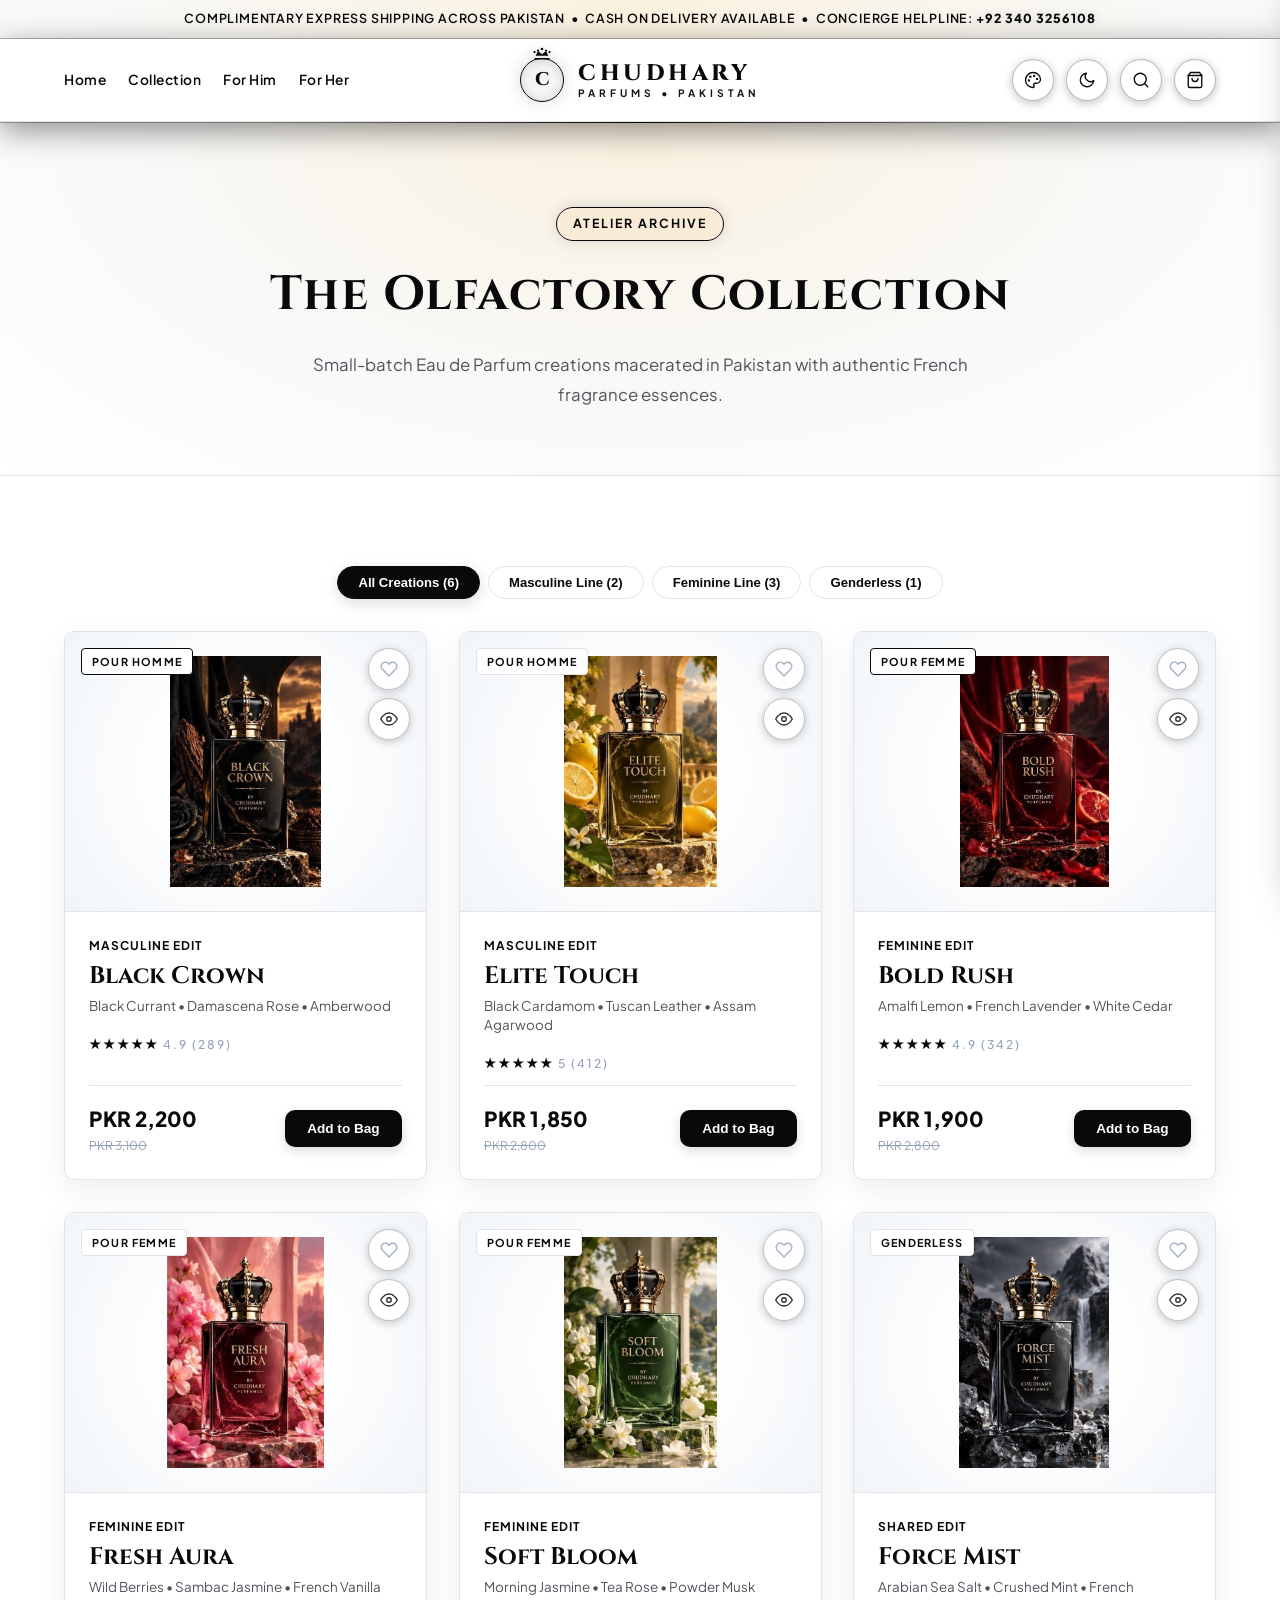
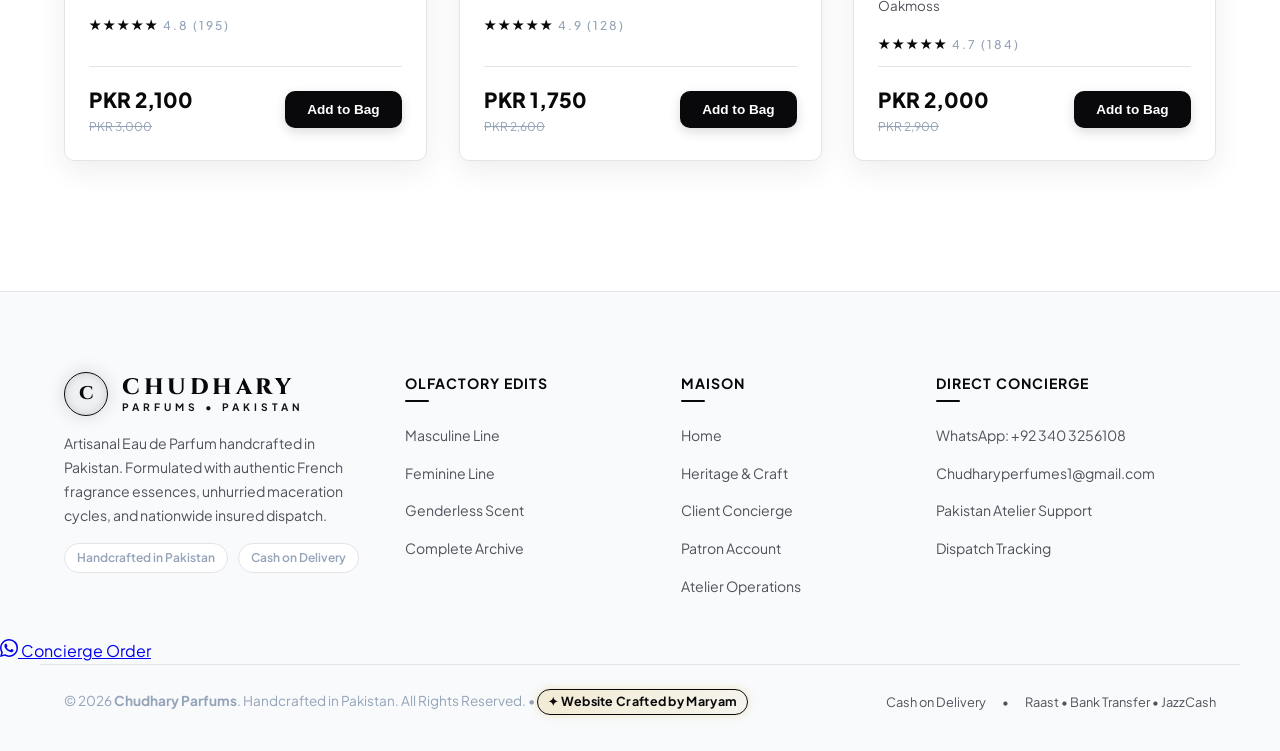
<file: shop.html>
<!DOCTYPE html>
<html lang="en-PK" data-theme="light" data-palette="modern-noir">
<head>
  <meta charset="UTF-8">
  <meta name="viewport" content="width=device-width, initial-scale=1.0">
  <title>Haute Parfumerie Collection | Chudhary Parfums Pakistan</title>
  <meta name="description" content="Explore handcrafted artisanal Eau de Parfum macerations for Men, Women & Unisex by Chudhary Parfums. Nationwide complimentary insured delivery across Pakistan.">
  <meta name="keywords" content="luxury perfumes pakistan, artisanal eau de parfum pakistan, buy perfume online pakistan, mens cologne, womens perfume, unisex fragrance, niche perfume pakistan">
  <meta name="robots" content="index, follow">

  <!-- Canonical & hreflang Tags -->
  <link rel="canonical" href="https://chudharyperfumes.com/shop">
  <link rel="alternate" hreflang="en-pk" href="https://chudharyperfumes.com/shop">
  <link rel="alternate" hreflang="x-default" href="https://chudharyperfumes.com/shop">

  <!-- Open Graph Meta Tags -->
  <meta property="og:type" content="website">
  <meta property="og:site_name" content="Chudhary Parfums">
  <meta property="og:title" content="Haute Parfumerie Collection | Chudhary Parfums">
  <meta property="og:description" content="Explore small-batch handcrafted Eau de Parfum creations macerated in Pakistan with nationwide Cash on Delivery.">
  <meta property="og:url" content="https://chudharyperfumes.com/shop">
  <meta property="og:image" content="https://chudharyperfumes.com/assets/images/products/black_crown.png">
  <meta property="og:locale" content="en_PK">

  <!-- Twitter Card Tags -->
  <meta name="twitter:card" content="summary_large_image">
  <meta name="twitter:title" content="Haute Parfumerie Collection | Chudhary Parfums">
  <meta name="twitter:description" content="Handcrafted artisanal Eau de Parfum creations in Pakistan.">
  <meta name="twitter:image" content="https://chudharyperfumes.com/assets/images/products/black_crown.png">

  <!-- Schema.org CollectionPage Structured Data -->
  <script type="application/ld+json">
  {
    "@context": "https://schema.org",
    "@type": "CollectionPage",
    "name": "Chudhary Parfums Collection Archive",
    "description": "Artisanal collection of luxury handcrafted Eau de Parfum fragrances in Pakistan.",
    "url": "https://chudharyperfumes.com/shop"
  }
  </script>

  <!-- Instant Theme Script (Prevents Refresh Flash) -->
  <script>
    (function() {
      try {
        if (localStorage.getItem('cp_theme_v3') !== 'true') {
          localStorage.setItem('cp_palette_pref', 'modern-noir');
          localStorage.setItem('cp_theme_pref', 'light');
          localStorage.setItem('cp_theme_v3', 'true');
        }
        var p = localStorage.getItem('cp_palette_pref') || 'modern-noir';
        var t = localStorage.getItem('cp_theme_pref') || 'light';
        document.documentElement.setAttribute('data-palette', p);
        document.documentElement.setAttribute('data-theme', t);
      } catch(e) {}
    })();
  </script>

  <!-- Google Fonts Preconnect -->
  <link rel="preconnect" href="https://fonts.googleapis.com">
  <link rel="preconnect" href="https://fonts.gstatic.com" crossorigin>
  <link href="https://fonts.googleapis.com/css2?family=Cinzel:wght@400;600;700;800&family=Plus+Jakarta+Sans:wght@300;400;500;600;700&display=swap" rel="stylesheet">

  <!-- CSS Stylesheets -->
  <link rel="stylesheet" href="css/style.css">
  <link rel="stylesheet" href="css/themes.css">
  <link rel="stylesheet" href="css/animations.css">
  <link rel="stylesheet" href="css/responsive.css">
  <link rel="stylesheet" href="css/shop.css">
</head>
<body>

  <!-- Top Announcement Bar -->
  <div class="top-bar">
    Complimentary Express Shipping Across Pakistan &nbsp;•&nbsp; Cash on Delivery Available &nbsp;•&nbsp; Concierge Helpline: <strong>+92 340 3256108</strong>
  </div>

  <!-- Haute Parfumerie Split-Wing Header Navbar -->
  <header class="header">
    <div class="container navbar">
      <!-- Left Wing: Curated Navigation Links -->
      <nav class="nav-links nav-wing-left">
        <a href="index.html" class="nav-link">Home</a>
        <a href="shop.html" class="nav-link active">Collection</a>
        <a href="shop.html?cat=Men" class="nav-link">For Him</a>
        <a href="shop.html?cat=Women" class="nav-link">For Her</a>
      </nav>

      <!-- Center Wing: Crowned Royal Insignia Logo -->
      <div class="nav-center-wing">
        <a href="index.html" class="logo">
          <div class="logo-seal-wrap">
            <svg class="logo-crown-svg" viewBox="0 0 24 16" fill="currentColor" aria-hidden="true">
              <path d="M2 14h20v2H2v-2zm1.5-3l3.2-6.5 5.3 4.5 5.3-4.5 3.2 6.5H3.5z"/>
              <circle cx="2" cy="6" r="1.5"/>
              <circle cx="6.7" cy="4" r="1.5"/>
              <circle cx="12" cy="2" r="1.8"/>
              <circle cx="17.3" cy="4" r="1.5"/>
              <circle cx="22" cy="6" r="1.5"/>
            </svg>
            <span class="logo-mark">C</span>
          </div>
          <div class="logo-text-group">
            <span class="logo-brand">CHUDHARY</span>
            <span class="logo-sub">PARFUMS • PAKISTAN</span>
          </div>
        </a>
      </div>

      <!-- Right Wing: Atelier Actions -->
      <div class="nav-actions nav-wing-right">
        <button class="btn-icon theme-toggle-btn" title="Toggle Theme" aria-label="Toggle Theme">
          <svg width="18" height="18" viewBox="0 0 24 24" fill="none" stroke="currentColor" stroke-width="1.8" stroke-linecap="round" stroke-linejoin="round"><circle cx="12" cy="12" r="5"></circle><line x1="12" y1="1" x2="12" y2="3"></line><line x1="12" y1="21" x2="12" y2="23"></line><line x1="4.22" y1="4.22" x2="5.64" y2="5.64"></line><line x1="18.36" y1="18.36" x2="19.78" y2="19.78"></line><line x1="1" y1="12" x2="3" y2="12"></line><line x1="21" y1="12" x2="23" y2="12"></line><line x1="4.22" y1="19.78" x2="5.64" y2="18.36"></line><line x1="18.36" y1="5.64" x2="19.78" y2="4.22"></line></svg>
        </button>
        <button class="btn-icon search-trigger-btn" title="Search Scents" aria-label="Search">
          <svg width="17" height="17" viewBox="0 0 24 24" fill="none" stroke="currentColor" stroke-width="1.8" stroke-linecap="round" stroke-linejoin="round"><circle cx="11" cy="11" r="8"></circle><line x1="21" y1="21" x2="16.65" y2="16.65"></line></svg>
        </button>
        <div class="btn-icon action-item cart-trigger-btn" title="Shopping Bag" role="button" tabindex="0" aria-label="Shopping Bag">
          <svg width="17" height="17" viewBox="0 0 24 24" fill="none" stroke="currentColor" stroke-width="1.8" stroke-linecap="round" stroke-linejoin="round"><path d="M6 2L3 6v14a2 2 0 0 0 2 2h14a2 2 0 0 0 2-2V6l-3-4z"></path><line x1="3" y1="6" x2="21" y2="6"></line><path d="M16 10a4 4 0 0 1-8 0"></path></svg>
          <span class="badge-count cart-badge-count">0</span>
        </div>
        <button class="mobile-menu-btn" id="mobile-menu-toggler" aria-label="Toggle Navigation">
          <span class="toggler-bars" aria-hidden="true">
            <span class="bar bar-1"></span>
            <span class="bar bar-2"></span>
            <span class="bar bar-3"></span>
          </span>
        </button>
      </div>
    </div>
  </header>

  <!-- Editorial Page Header -->
  <section style="padding: 85px 0 65px 0; background: radial-gradient(ellipse at top center, rgba(229, 169, 60, 0.16) 0%, var(--bg-secondary) 65%, var(--bg-primary) 100%); border-bottom: 1px solid var(--border-color); text-align: center; position: relative; overflow: hidden;">
    <div style="position: absolute; top: 0; left: 50%; transform: translateX(-50%); width: 60%; height: 1px; background: linear-gradient(90deg, transparent, var(--brand-gold), transparent);"></div>
    <div class="container" style="position: relative; z-index: 2;">
      <span class="badge" style="margin-bottom: 16px; background: rgba(229, 169, 60, 0.1); border: 1px solid var(--brand-gold); color: var(--brand-gold); box-shadow: 0 0 16px var(--brand-gold-glow); font-size: 0.78rem; letter-spacing: 2px; text-transform: uppercase;">Atelier Archive</span>
      <h1 class="section-title" style="letter-spacing: 1.5px; font-size: 3rem; margin-bottom: 16px;">The Olfactory <span>Collection</span></h1>
      <p class="section-subtitle" style="font-size: 1.05rem; line-height: 1.8; max-width: 680px;">Small-batch Eau de Parfum creations macerated in Pakistan with authentic French fragrance essences.</p>
    </div>
  </section>

  <!-- Catalog Section -->
  <section class="section-padding">
    <div class="container">
      <!-- Refined Category Access Pills -->
      <div class="shop-cat-pills-wrap" style="display: flex; justify-content: center; gap: 8px; flex-wrap: wrap; margin-bottom: 32px;">
        <button onclick="ShopManager.filterCategory('all', this)" class="btn btn-primary shop-cat-pill" style="padding: 8px 20px; border-radius: 20px; font-size: 0.82rem; font-weight: 700;">All Creations (6)</button>
        <button onclick="ShopManager.filterCategory('men', this)" class="btn btn-outline shop-cat-pill" style="padding: 8px 20px; border-radius: 20px; font-size: 0.82rem; font-weight: 700;">Masculine Line (2)</button>
        <button onclick="ShopManager.filterCategory('women', this)" class="btn btn-outline shop-cat-pill" style="padding: 8px 20px; border-radius: 20px; font-size: 0.82rem; font-weight: 700;">Feminine Line (3)</button>
        <button onclick="ShopManager.filterCategory('unisex', this)" class="btn btn-outline shop-cat-pill" style="padding: 8px 20px; border-radius: 20px; font-size: 0.82rem; font-weight: 700;">Genderless (1)</button>
      </div>

      <!-- Product Cards Grid (Dynamically populated via shop.js with refined luxury cards) -->
      <div class="product-grid"></div>

      <!-- Pagination Container -->
      <div class="pagination-wrapper" style="text-align: center; margin-top: 40px;"></div>
    </div>
  </section>

  <!-- Luxury Atelier Footer -->
  <footer class="footer">
    <div class="container footer-grid">
      <!-- Column 1: Brand & Craft -->
      <div class="footer-brand">
        <a href="index.html" class="logo">
          <span class="logo-mark">C</span>
          <div class="logo-text-group">
            <span class="logo-brand">CHUDHARY</span>
            <span class="logo-sub">PARFUMS • PAKISTAN</span>
          </div>
        </a>
        <p style="color: var(--text-secondary); font-size: 0.88rem; line-height: 1.7; margin-top: 16px;">
          Artisanal Eau de Parfum handcrafted in Pakistan. Formulated with authentic French fragrance essences, unhurried maceration cycles, and nationwide insured dispatch.
        </p>
        <div style="display:flex; gap:10px; margin-top:16px; font-size:0.75rem; color:var(--text-muted); flex-wrap:wrap;">
          <span style="border:1px solid var(--border-color); padding:4px 12px; border-radius:20px; background:var(--bg-card); font-weight:600;">Handcrafted in Pakistan</span>
          <span style="border:1px solid var(--border-color); padding:4px 12px; border-radius:20px; background:var(--bg-card); font-weight:600;">Cash on Delivery</span>
        </div>
      </div>

      <!-- Column 2: Olfactory Edits -->
      <div>
        <h4 class="footer-heading">Olfactory Edits</h4>
        <ul class="footer-links">
          <li><a href="shop.html?cat=Men">Masculine Line</a></li>
          <li><a href="shop.html?cat=Women">Feminine Line</a></li>
          <li><a href="shop.html?cat=Unisex">Genderless Scent</a></li>
          <li><a href="shop.html">Complete Archive</a></li>
        </ul>
      </div>

      <!-- Column 3: Maison -->
      <div>
        <h4 class="footer-heading">Maison</h4>
        <ul class="footer-links">
          <li><a href="index.html">Home</a></li>
          <li><a href="about-us.html">Heritage & Craft</a></li>
          <li><a href="contact-us.html">Client Concierge</a></li>
          <li><a href="dashboard.html">Patron Account</a></li>
          <li><a href="admin.html">Atelier Operations</a></li>
        </ul>
      </div>

      <!-- Column 4: Client Concierge -->
      <div>
        <h4 class="footer-heading">Direct Concierge</h4>
        <ul class="footer-links">
          <li><a href="https://api.whatsapp.com/send?phone=923403256108" target="_blank">WhatsApp: +92 340 3256108</a></li>
          <li><a href="mailto:Chudharyperfumes1@gmail.com">Chudharyperfumes1@gmail.com</a></li>
          <li><a href="contact-us.html">Pakistan Atelier Support</a></li>
          <li><a href="dashboard.html">Dispatch Tracking</a></li>
        </ul>
      </div>
    </div>

    <!-- Floating WhatsApp Concierge Badge -->
    <a href="https://api.whatsapp.com/send?phone=923403256108&text=Hello%20Chudhary%20Parfums,%20I%20would%20like%20to%20order"
      target="_blank" class="whatsapp-float">
      <svg width="18" height="18" viewBox="0 0 24 24" fill="currentColor"><path d="M20.52 3.48A11.9 11.9 0 0 0 12.02 0C5.4 0 .04 5.36.04 11.98c0 2.11.55 4.17 1.6 5.99L0 24l6.21-1.63a11.93 11.93 0 0 0 5.8 1.49h.01c6.62 0 11.98-5.36 11.98-11.98 0-3.2-1.25-6.21-3.48-8.4zM12.02 21.84h-.01a9.9 9.9 0 0 1-5.05-1.38l-.36-.21-3.75.98 1-3.65-.24-.38a9.92 9.92 0 0 1-1.52-5.22c0-5.48 4.46-9.94 9.94-9.94 2.65 0 5.15 1.03 7.03 2.91a9.88 9.88 0 0 1 2.91 7.03c0 5.48-4.46 9.94-9.94 9.94zm5.45-7.44c-.3-.15-1.77-.87-2.04-.97-.28-.1-.48-.15-.68.15-.2.3-.78.97-.95 1.17-.18.2-.35.23-.65.08-.3-.15-1.27-.47-2.42-1.5-.9-.8-1.5-1.78-1.68-2.08-.18-.3-.02-.46.13-.61.13-.13.3-.35.45-.52.15-.18.2-.3.3-.5.1-.2.05-.38-.03-.53-.07-.15-.68-1.63-.93-2.24-.24-.59-.49-.51-.68-.52h-.58c-.2 0-.52.08-.8.38-.27.3-1.04 1.02-1.04 2.48s1.07 2.87 1.22 3.07c.15.2 2.1 3.2 5.08 4.49.71.31 1.26.49 1.69.63.71.23 1.36.2 1.87.12.57-.09 1.77-.72 2.02-1.42.25-.7.25-1.3.17-1.42-.07-.13-.27-.2-.57-.35z"/></svg>
      <span>Concierge Order</span>
    </a>

    <!-- Footer Bottom Bar -->
    <div class="container footer-bottom" style="display:flex; justify-content:space-between; align-items:center; flex-wrap:wrap; gap:16px;">
      <div>&copy; 2026 <strong>Chudhary Parfums</strong>. Handcrafted in Pakistan. All Rights Reserved. &bull; <span style="display:inline-flex; align-items:center; gap:6px; background:linear-gradient(135deg, rgba(212,160,23,0.18), rgba(212,160,23,0.06)); border:1px solid var(--brand-gold); color:var(--brand-gold); padding:2px 10px; border-radius:14px; font-weight:700; font-size:0.78rem; letter-spacing:0.3px; box-shadow:0 0 10px rgba(212,160,23,0.25);">✦ Website Crafted by Maryam</span></div>
      <div style="display:flex; gap:16px; font-size:0.8rem; color:var(--text-secondary); flex-wrap:wrap;">
        <span>Cash on Delivery</span>
        <span>&bull;</span>
        <span>Raast &bull; Bank Transfer &bull; JazzCash</span>
      </div>
    </div>
  </footer>

  <!-- Sliding Cart Drawer -->
  <div class="drawer-overlay"></div>
  <aside class="cart-drawer">
    <div class="drawer-header">
      <div class="drawer-title" style="font-family:var(--font-heading); font-size:1.3rem; font-weight:700; color:var(--text-primary); letter-spacing:0.5px;">Shopping Bag</div>
      <button class="close-btn close-drawer-btn" aria-label="Close Bag">✕</button>
    </div>
    <div class="drawer-body cart-drawer-items"></div>
    <div class="drawer-footer" style="padding: 16px 20px; border-top: 1px solid var(--border-color); background: var(--bg-secondary);">
      <div style="display: flex; gap: 8px; margin-bottom: 12px;">
        <input type="text" id="coupon-code-input" placeholder="Promotional Code" style="flex: 1; padding: 8px 14px; background: var(--bg-input); border: 1px solid var(--border-color); border-radius: 6px; color: var(--text-primary); font-size: 0.82rem; outline:none;">
        <button class="btn btn-outline" style="padding: 8px 16px; font-weight:700; font-size:0.8rem;" onclick="CartManager.applyCoupon(document.getElementById('coupon-code-input').value)">Apply</button>
      </div>

      <div class="cart-summary-row" style="display:flex; justify-content:space-between; font-size:0.85rem; color:var(--text-secondary); margin-bottom:6px;">
        <span>Subtotal</span>
        <span class="cart-subtotal-val" style="font-weight:700; color:var(--text-primary);">PKR 0</span>
      </div>

      <div id="cart-discount-row" class="cart-summary-row" style="display:none; justify-content:space-between; font-size:0.85rem; color:var(--status-success); margin-bottom:6px; font-weight:700;">
        <span>Private Discount</span>
        <span class="discount-val">- PKR 0</span>
      </div>

      <div class="cart-summary-row total" style="display:flex; justify-content:space-between; font-size:1.15rem; font-weight:800; color:var(--text-primary); margin-top:8px; padding-top:8px; border-top:1px solid var(--border-color);">
        <span>Total Due</span>
        <span class="cart-total-val" style="color:var(--brand-gold);">PKR 0</span>
      </div>

      <a href="checkout.html" class="btn btn-primary proceed-checkout-btn" style="display:block; text-align:center; width: 100%; margin-top: 12px; padding:12px; font-weight:700; font-size:0.9rem; text-decoration:none;">Proceed to Checkout</a>
    </div>
  </aside>

  <!-- Search Modal -->
  <div class="modal-overlay"></div>
  <div class="search-modal">
    <div class="search-input-group">
      <svg width="17" height="17" viewBox="0 0 24 24" fill="none" stroke="currentColor" stroke-width="1.8" stroke-linecap="round" stroke-linejoin="round" style="color:var(--text-muted);"><circle cx="11" cy="11" r="8"></circle><line x1="21" y1="21" x2="16.65" y2="16.65"></line></svg>
      <input type="text" class="search-input" placeholder="Search by fragrance name, notes (e.g. Vanilla, Oud)...">
      <button class="close-btn close-search-btn" aria-label="Close Search">✕</button>
    </div>
    <div class="search-results"></div>
  </div>

  <!-- Quick View Modal -->
  <div class="quick-view-modal">
    <div style="text-align: right; padding: 12px 20px;">
      <button class="close-btn close-quickview-btn" aria-label="Close View">✕</button>
    </div>
    <div class="quick-view-body"></div>
  </div>

  <!-- JS Scripts -->
  <script src="js/theme.js?v=2.0"></script>
  <script src="js/animations.js?v=2.0"></script>
  <script src="js/cloud-db.js?v=3.1"></script>
  <script src="js/script.js?v=3.1"></script>
  <script src="js/shop.js?v=2.0"></script>
  <script src="js/cart.js?v=2.0"></script>
  <script src="js/wishlist.js?v=2.0"></script>
  <script src="js/search.js?v=2.0"></script>
  <script src="js/checkout.js?v=2.0"></script>

  <!-- Mobile Sticky Bottom Navigation Bar (Mobile Only) -->
  <nav class="mobile-bottom-bar">
    <a href="index.html" class="mobile-bottom-nav-item">
      <svg width="20" height="20" viewBox="0 0 24 24" fill="none" stroke="currentColor" stroke-width="1.8" stroke-linecap="round" stroke-linejoin="round"><path d="M3 9l9-7 9 7v11a2 2 0 0 1-2 2H5a2 2 0 0 1-2-2z"></path><polyline points="9 22 9 12 15 12 15 22"></polyline></svg>
      <span>Home</span>
    </a>
    <a href="shop.html" class="mobile-bottom-nav-item active">
      <svg width="20" height="20" viewBox="0 0 24 24" fill="none" stroke="currentColor" stroke-width="1.8" stroke-linecap="round" stroke-linejoin="round"><path d="M6 2L3 6v14a2 2 0 0 0 2 2h14a2 2 0 0 0 2-2V6l-3-4z"></path><line x1="3" y1="6" x2="21" y2="6"></line><path d="M16 10a4 4 0 0 1-8 0"></path></svg>
      <span>Collection</span>
    </a>
    <button type="button" class="mobile-bottom-nav-item open-cart-btn" onclick="if(window.CartManager){CartManager.openDrawer();}else{window.location.href='shop.html';}" aria-label="Open Shopping Bag">
      <div class="bottom-nav-icon-wrap">
        <svg width="20" height="20" viewBox="0 0 24 24" fill="none" stroke="currentColor" stroke-width="1.8" stroke-linecap="round" stroke-linejoin="round"><path d="M6 2L3 6v14a2 2 0 0 0 2 2h14a2 2 0 0 0 2-2V6l-3-4z"></path><line x1="3" y1="6" x2="21" y2="6"></line><path d="M16 10a4 4 0 0 1-8 0"></path></svg>
        <span class="cart-badge-count mobile-bottom-badge" style="display:none;">0</span>
      </div>
      <span>Bag</span>
    </button>
    <a href="https://api.whatsapp.com/send?phone=923403256108&text=Hello%20Chudhary%20Parfums,%20I%20would%20like%20to%20order" target="_blank" class="mobile-bottom-nav-item">
      <svg width="20" height="20" viewBox="0 0 24 24" fill="currentColor"><path d="M20.52 3.48A11.9 11.9 0 0 0 12.02 0C5.4 0 .04 5.36.04 11.98c0 2.11.55 4.17 1.6 5.99L0 24l6.21-1.63a11.93 11.93 0 0 0 5.8 1.49h.01c6.62 0 11.98-5.36 11.98-11.98 0-3.2-1.25-6.21-3.48-8.4zM12.02 21.84h-.01a9.9 9.9 0 0 1-5.05-1.38l-.36-.21-3.75.98 1-3.65-.24-.38a9.92 9.92 0 0 1-1.52-5.22c0-5.48 4.46-9.94 9.94-9.94 2.65 0 5.15 1.03 7.03 2.91a9.88 9.88 0 0 1 2.91 7.03c0 5.48-4.46 9.94-9.94 9.94zm5.45-7.44c-.3-.15-1.77-.87-2.04-.97-.28-.1-.48-.15-.68.15-.2.3-.78.97-.95 1.17-.18.2-.35.23-.65.08-.3-.15-1.27-.47-2.42-1.5-.9-.8-1.5-1.78-1.68-2.08-.18-.3-.02-.46.13-.61.13-.13.3-.35.45-.52.15-.18.2-.3.3-.5.1-.2.05-.38-.03-.53-.07-.15-.68-1.63-.93-2.24-.24-.59-.49-.51-.68-.52h-.58c-.2 0-.52.08-.8.38-.27.3-1.04 1.02-1.04 2.48s1.07 2.87 1.22 3.07c.15.2 2.1 3.2 5.08 4.49.71.31 1.26.49 1.69.63.71.23 1.36.2 1.87.12.57-.09 1.77-.72 2.02-1.42.25-.7.25-1.3.17-1.42-.07-.13-.27-.2-.57-.35z"/></svg>
      <span>WhatsApp</span>
    </a>
    <a href="dashboard.html" class="mobile-bottom-nav-item">
      <svg width="20" height="20" viewBox="0 0 24 24" fill="none" stroke="currentColor" stroke-width="1.8" stroke-linecap="round" stroke-linejoin="round"><path d="M20 21v-2a4 4 0 0 0-4-4H8a4 4 0 0 0-4 4v2"></path><circle cx="12" cy="7" r="4"></circle></svg>
      <span>Account</span>
    </a>
  </nav>
</body>
</html>
</file>
<file: css/style.css>
/* ==========================================================================
   Chudhary PERFUMES - LUXURY DUAL THEME STYLES (LIGHT & DARK DYNAMIC)
   ========================================================================== */

* {
  box-sizing: border-box;
  margin: 0;
  padding: 0;
}

body {
  font-family: var(--font-body);
  background-color: var(--bg-primary);
  color: var(--text-primary);
  line-height: 1.6;
  -webkit-font-smoothing: antialiased;
  transition: background-color 300ms ease, color 300ms ease;
}

.container {
  max-width: 1200px;
  margin: 0 auto;
  padding: 0 24px;
}

/* Announcement Top Bar */
.top-bar {
  background: linear-gradient(90deg, var(--bg-secondary) 0%, rgba(229, 169, 60, 0.16) 50%, var(--bg-secondary) 100%);
  color: var(--text-primary);
  font-size: 0.78rem;
  font-weight: 600;
  padding: 9px 16px;
  text-align: center;
  letter-spacing: 0.8px;
  border-bottom: 1px solid var(--border-gold);
  text-transform: uppercase;
  transition: background 300ms ease, color 300ms ease;
  white-space: nowrap;
  overflow: hidden;
  text-overflow: ellipsis;
  position: relative;
}

.top-bar strong {
  color: var(--brand-gold);
  font-weight: 800;
  letter-spacing: 1px;
  text-shadow: 0 0 12px var(--brand-gold-glow);
}

/* Header Navbar */
.header {
  position: sticky;
  top: 0;
  z-index: 100;
  background: var(--header-bg);
  backdrop-filter: blur(20px);
  -webkit-backdrop-filter: blur(20px);
  border-bottom: 1px solid var(--border-color);
  box-shadow: 0 8px 32px rgba(0, 0, 0, 0.45), 0 1px 0 var(--border-gold);
  transition: background 300ms ease, border-color 300ms ease, box-shadow 300ms ease;
}

.header.scrolled {
  box-shadow: 0 12px 40px rgba(0, 0, 0, 0.65), 0 2px 0 var(--brand-gold), 0 0 24px var(--brand-gold-glow);
}

/* Split-Wing Atelier Navbar Layout (Haute Parfumerie Curation) */
.navbar {
  display: grid;
  grid-template-columns: 1fr auto 1fr;
  align-items: center;
  height: 82px;
  gap: 16px;
  position: relative;
}

/* Left Wing: Curated Navigation Links */
.nav-wing-left {
  display: flex;
  align-items: center;
  justify-content: flex-start;
  gap: 22px;
}

/* Center Wing: Crowned Royal Insignia Emblem */
.nav-center-wing {
  display: flex;
  align-items: center;
  justify-content: center;
  text-align: center;
}

/* Bespoke Brand Logo & Crown Coronet */
.logo {
  display: inline-flex;
  align-items: center;
  gap: 14px;
  text-decoration: none;
  font-family: var(--font-heading);
  letter-spacing: 2.5px;
  text-transform: uppercase;
  transition: all 250ms ease;
  position: relative;
}

.logo:hover {
  opacity: 0.98;
}

/* Crown Coronet Floating Seal Wrap */
.logo-seal-wrap {
  position: relative;
  display: inline-flex;
  align-items: center;
  justify-content: center;
}

.logo-crown-svg {
  position: absolute;
  top: -11px;
  left: 50%;
  transform: translateX(-50%);
  width: 18px;
  height: 13px;
  color: var(--brand-gold);
  filter: drop-shadow(0 2px 6px var(--brand-gold-glow));
  transition: transform 300ms cubic-bezier(0.16, 1, 0.3, 1), color 300ms ease, filter 300ms ease;
  pointer-events: none;
  z-index: 2;
}

.logo:hover .logo-crown-svg {
  transform: translateX(-50%) translateY(-3px) scale(1.15);
  color: var(--brand-gold-hover);
  filter: drop-shadow(0 3px 10px var(--brand-gold));
}

.logo-mark {
  background: linear-gradient(135deg, rgba(229, 169, 60, 0.24) 0%, rgba(200, 138, 88, 0.08) 100%);
  color: var(--brand-gold);
  width: 44px;
  height: 44px;
  border-radius: 50%;
  display: flex;
  align-items: center;
  justify-content: center;
  font-size: 1.15rem;
  font-weight: 800;
  font-family: var(--font-heading);
  border: 1.5px solid var(--brand-gold);
  box-shadow: 0 0 18px var(--brand-gold-glow), inset 0 0 10px var(--brand-gold-glow);
  letter-spacing: 0;
  transition: all 350ms cubic-bezier(0.16, 1, 0.3, 1);
  position: relative;
}

.logo:hover .logo-mark {
  border-color: var(--brand-gold-hover);
  box-shadow: 0 0 28px var(--brand-gold-glow), inset 0 0 14px var(--brand-gold-glow);
  transform: scale(1.05);
}

.logo-text-group {
  display: flex;
  flex-direction: column;
  line-height: 1.15;
  text-align: left;
}

.logo-brand {
  font-size: 1.4rem;
  font-weight: 800;
  letter-spacing: 3.5px;
  background: linear-gradient(135deg, #FFFFFF 10%, var(--brand-gold-hover) 55%, var(--brand-gold) 100%);
  -webkit-background-clip: text;
  background-clip: text;
  -webkit-text-fill-color: transparent;
  filter: drop-shadow(0 2px 12px var(--brand-gold-glow));
  transition: filter 300ms ease;
}

[data-theme="light"] .logo-brand {
  background: linear-gradient(135deg, #1C1916 10%, var(--brand-gold) 60%, #8D5127 100%);
  -webkit-background-clip: text;
  background-clip: text;
  -webkit-text-fill-color: transparent;
  filter: none;
}

[data-palette="modern-noir"][data-theme="light"] .logo-brand {
  background: none;
  -webkit-background-clip: unset;
  background-clip: unset;
  -webkit-text-fill-color: initial;
  color: var(--text-primary);
  filter: none;
}

[data-palette="modern-noir"][data-theme="dark"] .logo-brand {
  background: none;
  -webkit-background-clip: unset;
  background-clip: unset;
  -webkit-text-fill-color: initial;
  color: #FFFFFF;
  filter: drop-shadow(0 2px 10px rgba(255, 255, 255, 0.22));
}

[data-palette="modern-noir"][data-theme="light"] .logo-mark {
  background: rgba(9, 9, 11, 0.04);
}

.logo:hover .logo-brand {
  filter: drop-shadow(0 0 18px var(--brand-gold));
}

.logo-sub {
  font-size: 0.64rem;
  font-weight: 700;
  color: var(--brand-gold);
  letter-spacing: 4px;
  text-transform: uppercase;
  font-family: var(--font-body);
  opacity: 0.95;
}

/* Right Wing: Concierge Link & Quick Actions */
.nav-wing-right {
  display: flex;
  align-items: center;
  justify-content: flex-end;
  gap: 12px;
}

.nav-checkout-pill,
.nav-concierge-pill {
  text-decoration: none;
  display: inline-flex;
  align-items: center;
  gap: 6px;
  padding: 8px 18px;
  border: 1px solid var(--border-gold);
  border-radius: 24px;
  font-size: 0.8rem;
  font-weight: 700;
  color: var(--brand-gold);
  letter-spacing: 1px;
  text-transform: uppercase;
  transition: all 250ms cubic-bezier(0.16, 1, 0.3, 1);
  background: rgba(229, 169, 60, 0.06);
  margin-right: 4px;
  white-space: nowrap;
}

.nav-checkout-pill:hover,
.nav-concierge-pill:hover {
  background: var(--brand-gold);
  color: var(--btn-primary-text, #141311);
  box-shadow: 0 0 18px var(--brand-gold-glow);
  transform: translateY(-1px);
}

/* Navigation Links Styling */
.nav-links {
  display: flex;
  align-items: center;
  gap: 22px;
}

.nav-link {
  text-decoration: none;
  color: var(--text-primary);
  font-weight: 600;
  font-size: 0.86rem;
  padding: 8px 0;
  position: relative;
  letter-spacing: 0.5px;
  transition: color 250ms ease, text-shadow 250ms ease;
  white-space: nowrap;
}

.nav-link:hover,
.nav-link.active {
  color: var(--brand-gold);
  text-shadow: 0 0 12px var(--brand-gold-glow);
}

.nav-link::after {
  content: '';
  position: absolute;
  bottom: 0;
  left: 50%;
  transform: translateX(-50%);
  width: 0;
  height: 2px;
  background: linear-gradient(90deg, transparent, var(--brand-gold), transparent);
  box-shadow: 0 0 8px var(--brand-gold);
  border-radius: 2px;
  transition: width 300ms cubic-bezier(0.16, 1, 0.3, 1);
}

.nav-link:hover::after,
.nav-link.active::after {
  width: 100%;
}

.mobile-only-nav {
  display: none;
}

.btn-icon {
  background: var(--bg-card);
  border: 1px solid var(--border-gold);
  cursor: pointer;
  color: var(--brand-gold);
  position: relative;
  width: 42px;
  height: 42px;
  border-radius: 50%;
  display: flex;
  align-items: center;
  justify-content: center;
  transition: all 250ms cubic-bezier(0.16, 1, 0.3, 1);
  text-decoration: none;
  padding: 0;
  box-shadow: 0 2px 10px rgba(0, 0, 0, 0.25);
}

.btn-icon svg {
  display: block;
  width: 18px;
  height: 18px;
  stroke: currentColor;
  fill: none;
  transition: transform 200ms ease;
}

.btn-icon:hover {
  background: var(--bg-secondary);
  color: var(--brand-gold-hover);
  border-color: var(--brand-gold-hover);
  box-shadow: 0 0 18px var(--brand-gold-glow);
  transform: translateY(-2px) scale(1.05);
}

.btn-icon:hover svg {
  transform: scale(1.08);
}

.badge-count {
  position: absolute;
  top: -3px;
  right: -3px;
  background: linear-gradient(135deg, var(--brand-gold-hover), var(--brand-gold));
  color: #141311;
  font-size: 0.68rem;
  font-weight: 900;
  width: 20px;
  height: 20px;
  border-radius: 50%;
  display: flex;
  align-items: center;
  justify-content: center;
  box-shadow: 0 0 12px var(--brand-gold-glow);
  border: 1.5px solid var(--bg-card);
}

.mobile-menu-btn {
  display: none;
  background: none;
  border: none;
  font-size: 1.3rem;
  color: var(--text-primary);
  cursor: pointer;
}

/* Hero Section */
.hero-section {
  padding: 90px 0 70px 0;
  background: var(--gradient-dark);
  border-bottom: 1px solid var(--border-color);
}

.hero-grid {
  display: grid;
  grid-template-columns: 1.2fr 0.8fr;
  gap: 48px;
  align-items: center;
}

.hero-title {
  font-family: var(--font-heading);
  font-size: 3.6rem;
  line-height: 1.15;
  font-weight: 700;
  color: var(--text-primary);
  margin-bottom: 20px;
}

.hero-subtitle {
  font-size: 1.05rem;
  color: var(--text-secondary);
  margin-bottom: 36px;
  line-height: 1.7;
}

/* Section Headings */
.section-padding {
  padding: 90px 0;
}

.section-title {
  font-family: var(--font-heading);
  font-size: 2.6rem;
  font-weight: 700;
  color: var(--text-primary);
  letter-spacing: -0.5px;
  margin-bottom: 10px;
}

.hero-title span {
  color: var(--brand-gold);
}

.section-title span {
  color: var(--brand-gold);
}

/* Ensure clean solid typography for all headings (removes any gradient effects) */
h1 span, h2 span, h3 span, h4 span, .hero-title span, .section-title span {
  background: none !important;
  -webkit-background-clip: unset !important;
  background-clip: unset !important;
  -webkit-text-fill-color: initial !important;
  filter: none !important;
  color: var(--brand-gold) !important;
}

.section-subtitle {
  font-size: 1rem;
  color: var(--text-secondary);
  max-width: 620px;
  margin: 0 auto;
}

/* Buttons */
.btn {
  display: inline-flex;
  align-items: center;
  justify-content: center;
  gap: 10px;
  padding: 13px 30px;
  border-radius: 12px;
  font-weight: 600;
  font-size: 0.9rem;
  cursor: pointer;
  text-decoration: none;
  transition: all 300ms ease;
}

/* Primary Button */
.btn-primary {
  background: var(--brand-gold);
  color: var(--btn-primary-text, #141311);
  border: 1px solid var(--brand-gold);
  box-shadow: 0 4px 15px var(--brand-gold-glow);
}

.btn-primary:hover {
  background: var(--brand-gold-hover);
  color: var(--btn-primary-text, #141311);
  border-color: var(--brand-gold-hover);
  box-shadow: 0 6px 20px var(--brand-gold-glow);
  transform: translateY(-2px);
}

.btn-primary:active {
  background: var(--brand-gold-active);
  border-color: var(--brand-gold-active);
}

/* Secondary Button */
.btn-secondary {
  background: transparent;
  border: 2px solid var(--brand-gold);
  color: var(--text-primary);
}

.btn-secondary:hover {
  background: var(--brand-gold);
  color: var(--btn-primary-text, #141311);
  box-shadow: 0 4px 15px var(--brand-gold-glow);
}

/* Outline Button */
.btn-outline {
  background: transparent;
  color: var(--text-primary);
  border: 1px solid var(--border-color);
}

.btn-outline:hover {
  border-color: var(--brand-gold);
  color: var(--brand-gold);
  background: var(--brand-gold-glow);
}

/* Badges */
.badge {
  display: inline-block;
  padding: 6px 16px;
  border-radius: 20px;
  font-size: 0.72rem;
  font-weight: 700;
  text-transform: uppercase;
  letter-spacing: 0.8px;
}

/* Form Controls & Inputs */
input[type="text"],
input[type="email"],
input[type="password"],
input[type="number"],
select,
textarea {
  background: var(--bg-input);
  color: var(--text-primary);
  border: 1px solid var(--border-color);
  border-radius: 10px;
  padding: 12px 18px;
  font-family: var(--font-body);
  font-size: 0.9rem;
  outline: none;
  transition: all 300ms ease;
}

input::placeholder,
textarea::placeholder {
  color: var(--text-muted);
}

input:focus,
select:focus,
textarea:focus {
  border-color: var(--brand-gold);
  box-shadow: 0 0 10px var(--brand-gold-glow);
}

/* Sliding Cart Drawer & Overlay */
.drawer-overlay {
  position: fixed;
  top: 0;
  left: 0;
  width: 100vw;
  height: 100vh;
  background: rgba(0, 0, 0, 0.6);
  backdrop-filter: blur(8px);
  z-index: 999;
  opacity: 0;
  visibility: hidden;
  transition: opacity 300ms ease, visibility 300ms ease;
}

.drawer-overlay.active {
  opacity: 1;
  visibility: visible;
}

.cart-drawer {
  position: fixed;
  top: 0;
  right: -480px;
  width: 100%;
  max-width: 450px;
  height: 100vh;
  background: var(--bg-card);
  border-left: 1px solid var(--border-color);
  box-shadow: -10px 0 40px rgba(0, 0, 0, 0.45);
  z-index: 1000;
  display: flex;
  flex-direction: column;
  justify-content: space-between;
  transition: right 350ms cubic-bezier(0.16, 1, 0.3, 1);
}

.cart-drawer.active {
  right: 0;
}

.drawer-header {
  padding: 16px 20px;
  border-bottom: 1px solid var(--border-color);
  display: flex;
  align-items: center;
  justify-content: space-between;
}

.drawer-title {
  font-family: var(--font-heading);
  font-size: 1.3rem;
  font-weight: 800;
  color: var(--text-primary);
}

.close-btn {
  background: var(--bg-secondary);
  border: 1px solid var(--border-color);
  width: 32px;
  height: 32px;
  border-radius: 50%;
  cursor: pointer;
  display: flex;
  align-items: center;
  justify-content: center;
  font-size: 0.85rem;
  color: var(--text-secondary);
  transition: all 300ms ease;
}

.close-btn:hover {
  background: var(--status-error);
  color: #FFFFFF;
  border-color: var(--status-error);
}

.drawer-body {
  flex: 1;
  overflow-y: auto;
  padding: 14px 20px;
}

.cart-item {
  display: flex;
  align-items: center;
  gap: 12px;
  padding: 10px 0;
  border-bottom: 1px solid var(--border-color);
}

.cart-item-img {
  width: 52px;
  height: 52px;
  object-fit: contain;
  background: var(--bg-secondary);
  padding: 4px;
  border-radius: 8px;
  border: 1px solid var(--border-color);
}

.cart-item-details {
  flex: 1;
}

.cart-item-title {
  font-weight: 700;
  font-size: 0.88rem;
  color: var(--text-primary);
  margin-bottom: 2px;
}

.cart-item-price {
  font-weight: 800;
  color: var(--brand-gold);
  font-size: 0.88rem;
  margin-bottom: 4px;
}

.quantity-controls {
  display: flex;
  align-items: center;
  gap: 8px;
  background: var(--bg-secondary);
  padding: 2px 8px;
  border-radius: 20px;
  border: 1px solid var(--border-color);
  width: fit-content;
  font-weight: 700;
  font-size: 0.8rem;
  color: var(--text-primary);
}

.qty-btn {
  cursor: pointer;
  user-select: none;
  color: var(--brand-gold);
  font-size: 0.95rem;
}

.drawer-footer {
  padding: 14px 20px;
  border-top: 1px solid var(--border-color);
  background: var(--bg-secondary);
}

.cart-summary-row {
  display: flex;
  justify-content: space-between;
  font-size: 0.9rem;
  color: var(--text-secondary);
  margin-bottom: 8px;
}

.cart-summary-row.total {
  font-size: 1.2rem;
  font-weight: 800;
  color: var(--text-primary);
  margin-top: 12px;
  padding-top: 12px;
  border-top: 1px solid var(--border-color);
}

/* Modals & Search Overlay */
.modal-overlay {
  position: fixed;
  top: 0;
  left: 0;
  width: 100vw;
  height: 100vh;
  background: rgba(0, 0, 0, 0.6);
  backdrop-filter: blur(8px);
  z-index: 998;
  opacity: 0;
  visibility: hidden;
  transition: opacity 300ms ease, visibility 300ms ease;
}

.modal-overlay.active {
  opacity: 1;
  visibility: visible;
}

/* Live Search Modal */
.search-modal {
  position: fixed;
  top: 40%;
  left: 50%;
  transform: translate(-50%, -50%) scale(0.95);
  width: 90%;
  max-width: 640px;
  background: var(--bg-card);
  border-radius: 16px;
  box-shadow: var(--shadow-lg);
  border: 1px solid var(--border-color);
  z-index: 1000;
  opacity: 0;
  visibility: hidden;
  transition: all 300ms ease;
  overflow: hidden;
  padding: 24px;
}

.search-modal.active {
  opacity: 1;
  visibility: visible;
  transform: translate(-50%, -50%) scale(1);
}

.search-input-group {
  display: flex;
  align-items: center;
  gap: 12px;
  background: var(--bg-input);
  padding: 12px 18px;
  border-radius: 30px;
  border: 1px solid var(--border-color);
}

.search-input {
  flex: 1;
  border: none;
  background: transparent;
  outline: none;
  font-size: 1rem;
  color: var(--text-primary);
  font-family: var(--font-body);
}

.search-results {
  margin-top: 16px;
  max-height: 340px;
  overflow-y: auto;
}

/* Toast Notifications */
.toast-container {
  position: fixed;
  bottom: 24px;
  right: 24px;
  z-index: 2000;
  display: flex;
  flex-direction: column;
  gap: 10px;
}

.toast {
  background: var(--bg-card);
  color: var(--text-primary);
  padding: 14px 22px;
  border-radius: 12px;
  box-shadow: var(--shadow-md);
  border: 1px solid var(--brand-gold);
  font-size: 0.88rem;
  font-weight: 600;
  display: flex;
  align-items: center;
  gap: 10px;
  animation: slideUp 300ms ease forwards;
}

@keyframes slideUp {
  from { transform: translateY(20px); opacity: 0; }
  to { transform: translateY(0); opacity: 1; }
}

/* Ultra Clean Footer */
.footer {
  background: var(--bg-secondary);
  color: var(--text-secondary);
  padding: 80px 0 36px 0;
  border-top: 1px solid var(--border-color);
}

.footer-grid {
  display: grid;
  grid-template-columns: 1.4fr 1.1fr 1fr 1.3fr;
  gap: 40px;
  margin-bottom: 40px;
}

.footer-brand p {
  color: var(--text-secondary);
  font-size: 0.9rem;
  line-height: 1.7;
  margin-top: 16px;
}

.footer-brand .logo {
  color: var(--text-primary);
}

.footer-heading {
  color: var(--text-primary);
  font-size: 0.88rem;
  font-weight: 700;
  text-transform: uppercase;
  letter-spacing: 1px;
  margin-bottom: 20px;
  position: relative;
}

.footer-heading::after {
  content: '';
  display: block;
  width: 24px;
  height: 2px;
  background: var(--brand-gold);
  margin-top: 6px;
  border-radius: 2px;
}

.footer-links {
  list-style: none;
  padding: 0;
  margin: 0;
  display: flex;
  flex-direction: column;
  gap: 12px;
}

.footer-links a {
  color: var(--text-secondary);
  text-decoration: none;
  font-size: 0.88rem;
  transition: color 250ms ease, transform 250ms ease;
  display: inline-block;
}

.footer-links a:hover {
  color: var(--brand-gold);
  transform: translateX(4px);
}

.footer-bottom {
  border-top: 1px solid var(--border-color);
  padding-top: 24px;
  font-size: 0.85rem;
  color: var(--text-muted);
}

@media (max-width: 1024px) {
  .navbar {
    display: flex;
    justify-content: space-between;
    height: 72px;
  }
  .nav-wing-left {
    display: none;
  }
  .nav-wing-left.active {
    display: flex;
  }
  .nav-concierge-pill {
    display: none;
  }
  .mobile-only-nav {
    display: block;
  }
  .mobile-menu-btn {
    display: flex;
    align-items: center;
    justify-content: center;
  }
  .hero-grid {
    grid-template-columns: 1fr;
    text-align: center;
  }
  .footer-grid {
    grid-template-columns: 1fr 1fr;
    gap: 32px;
  }
}

@media (max-width: 600px) {
  .navbar {
    height: 66px;
  }
  .logo-brand {
    font-size: 1.15rem;
    letter-spacing: 2px;
  }
  .logo-sub {
    font-size: 0.52rem;
    letter-spacing: 2.4px;
  }
  .logo-mark {
    width: 38px;
    height: 38px;
    font-size: 1rem;
  }
  .logo-crown-svg {
    top: -9px;
    width: 15px;
    height: 11px;
  }
  .footer-grid {
    grid-template-columns: 1fr;
  }
}

/* Sticky Floating Cart Button on Scroll */
.floating-cart-btn {
  position: fixed;
  bottom: 85px;
  right: 24px;
  z-index: 9990;
  background: var(--brand-gold);
  color: var(--btn-primary-text, #141311);
  border: 1px solid rgba(255,255,255,0.3);
  border-radius: 30px;
  padding: 12px 22px;
  font-size: 0.9rem;
  font-weight: 800;
  cursor: pointer;
  box-shadow: 0 8px 30px var(--brand-gold-glow);
  display: flex;
  align-items: center;
  gap: 10px;
  transition: all 0.3s cubic-bezier(0.4, 0, 0.2, 1);
  opacity: 0;
  visibility: hidden;
  transform: translateY(20px);
}

.floating-cart-btn.visible {
  opacity: 1;
  visibility: visible;
  transform: translateY(0);
}

.floating-cart-btn:hover {
  transform: translateY(-3px) scale(1.04);
  box-shadow: 0 12px 35px var(--brand-gold-glow);
}

.floating-cart-badge {
  background: var(--btn-primary-text, #141311);
  color: var(--brand-gold);
  font-size: 0.78rem;
  font-weight: 900;
  padding: 2px 8px;
  border-radius: 12px;
  min-width: 20px;
  text-align: center;
}

@media (max-width: 768px) {
  .floating-cart-btn {
    bottom: 70px;
    right: 14px;
    padding: 10px 18px;
    font-size: 0.84rem;
  }
}

/* ==========================================================================
   HUMAN CRAFT: OLFACTORY PYRAMID & BESPOKE ATELIER COMPONENTS
   ========================================================================== */
.olfactory-pyramid {
  display: flex;
  flex-direction: column;
  gap: 10px;
  background: var(--bg-secondary);
  border: 1px solid var(--border-color);
  border-radius: var(--radius-md);
  padding: 16px 20px;
  margin: 16px 0;
}

.pyramid-tier {
  display: flex;
  justify-content: space-between;
  align-items: baseline;
  gap: 14px;
  font-size: 0.84rem;
  padding-bottom: 8px;
  border-bottom: 1px dashed var(--border-color);
}

.pyramid-tier:last-child {
  border-bottom: none;
  padding-bottom: 0;
}

.tier-label {
  font-family: var(--font-heading);
  font-size: 0.7rem;
  font-weight: 700;
  letter-spacing: 1.5px;
  color: var(--text-muted);
  text-transform: uppercase;
  white-space: nowrap;
}

.tier-notes {
  font-weight: 500;
  color: var(--text-primary);
  text-align: right;
  font-size: 0.85rem;
}

/* Star Rating Human Aesthetic */
.rating-stars {
  color: var(--brand-gold);
  letter-spacing: 2px;
  font-size: 0.88rem;
}

/* Concierge Card */
.concierge-card {
  background: var(--bg-card);
  border: 1px solid var(--border-color);
  border-radius: var(--radius-md);
  padding: 32px 24px;
  transition: all 300ms ease;
  display: flex;
  flex-direction: column;
  align-items: center;
  text-align: center;
}

.concierge-card:hover {
  border-color: var(--brand-gold);
  transform: translateY(-3px);
  box-shadow: var(--shadow-md);
}

.concierge-icon-wrap {
  width: 52px;
  height: 52px;
  border-radius: 50%;
  background: var(--bg-secondary);
  border: 1px solid var(--border-color);
  display: flex;
  align-items: center;
  justify-content: center;
  margin-bottom: 18px;
  color: var(--brand-gold);
}

.concierge-icon-wrap svg {
  width: 22px;
  height: 22px;
  stroke: currentColor;
}
</file>
<file: css/themes.css>
/* ==========================================================================
   CHUDHARY PARFUMS (Chudhary Parfums Pakistan)
   MULTI-PALETTE ATELIER THEME SYSTEM
   4 Bespoke Haute Parfumerie Aesthetics with Instant Live Switching
   ========================================================================== */

@import url('https://fonts.googleapis.com/css2?family=Cinzel:wght@500;600;700;800;900&family=Cormorant+Garamond:ital,wght@0,400;0,500;0,600;0,700;1,400&family=Plus+Jakarta+Sans:ital,wght@0,300;0,400;0,500;0,600;0,700;0,800;1,400&display=swap');

/* ==========================================================================
   PALETTE 1: WARM CASHMERE & BURNISHED AMBER (Default Flagship)
   Architectural Stone, Burnished Bronze & Tactile Cashmere (Le Labo / Aesop)
   ========================================================================== */

[data-palette="cashmere-amber"][data-theme="dark"] {
  --font-heading: 'Cinzel', 'Cormorant Garamond', Georgia, serif;
  --font-body: 'Plus Jakarta Sans', -apple-system, BlinkMacSystemFont, 'Segoe UI', sans-serif;

  /* Primary Canvas */
  --bg-primary: #141311;
  --bg-secondary: #1D1A17;
  --bg-card: #23201C;
  --bg-input: #191714;
  --bg-elevated: #2C2823;
  --header-bg: rgba(20, 19, 17, 0.94);

  /* Eye-Catching Burnished Amber & Radiant Gold Accents */
  --brand-gold: #E5A93C;
  --brand-gold-hover: #F6BC56;
  --brand-gold-active: #C48720;
  --brand-gold-glow: rgba(229, 169, 60, 0.38);
  --accent-gold: var(--brand-gold);

  --brand-silver: #E2D7C8;
  --brand-platinum: #FAF6F0;
  --brand-emerald: #E5A93C;
  --brand-emerald-hover: #F6BC56;

  /* Buttons */
  --btn-primary-text: #141311;
  --btn-primary-bg: #E5A93C;
  --btn-primary-hover-bg: #F6BC56;

  /* Typography */
  --text-primary: #F5EFEB;
  --text-secondary: #B8ADA0;
  --text-muted: #7E7366;
  --text-disabled: #4F473E;

  /* Borders */
  --border-color: #332D26;
  --border-secondary: #423B32;
  --border-light: #221E19;
  --border-gold: rgba(229, 169, 60, 0.45);

  /* Hero */
  --hero-bg: radial-gradient(ellipse at top center, #26211C 0%, #141311 75%);
  --hero-halo: radial-gradient(circle, rgba(229, 169, 60, 0.20) 0%, rgba(20, 19, 17, 0) 70%);
  --hero-card-bg: rgba(35, 32, 28, 0.92);
  --gradient-gold-text: linear-gradient(135deg, #FFF8EB 0%, #F6BC56 45%, #E5A93C 100%);

  /* Radius & Status */
  --radius-sm: 6px;
  --radius-md: 10px;
  --radius-lg: 16px;
  --status-success: #4E9A70;
  --status-error: #D9534F;
  --status-warning: #D9822B;
  --status-info: #5B8FA8;

  /* Shadows & Gradients */
  --shadow-sm: 0 4px 14px rgba(0, 0, 0, 0.40);
  --shadow-md: 0 10px 30px rgba(0, 0, 0, 0.60);
  --shadow-lg: 0 20px 60px rgba(0, 0, 0, 0.80);
  --gradient-gold: linear-gradient(135deg, #FAD074 0%, #E5A93C 50%, #C48720 100%);
  --gradient-dark: linear-gradient(180deg, #141311 0%, #1E1B17 100%);
  --img-bg: radial-gradient(circle at center, #2C2620 0%, #1C1915 70%, #141311 100%);
}

[data-palette="cashmere-amber"][data-theme="light"] {
  --font-heading: 'Cinzel', 'Cormorant Garamond', Georgia, serif;
  --font-body: 'Plus Jakarta Sans', -apple-system, BlinkMacSystemFont, 'Segoe UI', sans-serif;

  /* Primary Canvas */
  --bg-primary: #F9F6F0;
  --bg-secondary: #F0EAE1;
  --bg-card: #FFFFFF;
  --bg-input: #EDE6DC;
  --bg-elevated: #FFFFFF;
  --header-bg: rgba(249, 246, 240, 0.94);

  /* Accents */
  --brand-gold: #C27D28;
  --brand-gold-hover: #A86518;
  --brand-gold-active: #8A4E0D;
  --brand-gold-glow: rgba(194, 125, 40, 0.28);
  --accent-gold: var(--brand-gold);

  --brand-silver: #6E6459;
  --brand-platinum: #24201B;
  --brand-emerald: #C27D28;
  --brand-emerald-hover: #A86518;

  /* Buttons */
  --btn-primary-text: #FFFFFF;
  --btn-primary-bg: #C27D28;
  --btn-primary-hover-bg: #A86518;

  /* Typography */
  --text-primary: #24201B;
  --text-secondary: #635A4F;
  --text-muted: #968B7D;
  --text-disabled: #C2B8AC;

  /* Borders */
  --border-color: #E2D9CC;
  --border-secondary: #D4C9BA;
  --border-light: #ECE5DA;
  --border-gold: rgba(194, 125, 40, 0.45);

  /* Hero */
  --hero-bg: radial-gradient(ellipse at top center, #FFFFFF 0%, #F5EFE6 75%);
  --hero-halo: radial-gradient(circle, rgba(194, 125, 40, 0.12) 0%, rgba(249, 246, 240, 0) 70%);
  --hero-card-bg: rgba(255, 255, 255, 0.95);
  --gradient-gold-text: linear-gradient(135deg, #24201B 0%, #A86518 50%, #C27D28 100%);

  /* Radius & Status */
  --radius-sm: 6px;
  --radius-md: 10px;
  --radius-lg: 16px;
  --status-success: #2C784C;
  --status-error: #C23934;
  --status-warning: #B3681E;
  --status-info: #3D738F;

  /* Shadows & Gradients */
  --shadow-sm: 0 4px 14px rgba(36, 32, 27, 0.05);
  --shadow-md: 0 10px 30px rgba(36, 32, 27, 0.08);
  --shadow-lg: 0 20px 50px rgba(36, 32, 27, 0.12);
  --gradient-gold: linear-gradient(135deg, #E5A93C 0%, #C27D28 100%);
  --gradient-dark: linear-gradient(180deg, #F9F6F0 0%, #EFE9DF 100%);
  --img-bg: radial-gradient(circle at center, #FFFFFF 30%, #F0EAE1 100%);
}

/* ==========================================================================
   PALETTE 2: IMPERIAL EMERALD & ANTIQUE CHAMPAGNE GOLD
   Jewel-Toned Velvet & Antique Royal Gold (Roja Parfums / Baccarat)
   ========================================================================== */

[data-palette="emerald-gold"][data-theme="dark"] {
  --font-heading: 'Cinzel', 'Cormorant Garamond', Georgia, serif;
  --font-body: 'Plus Jakarta Sans', -apple-system, BlinkMacSystemFont, 'Segoe UI', sans-serif;

  --bg-primary: #061711;
  --bg-secondary: #0B221B;
  --bg-card: #102C23;
  --bg-input: #081B14;
  --bg-elevated: #16382D;
  --header-bg: rgba(6, 23, 17, 0.94);

  --brand-gold: #D4AF37;
  --brand-gold-hover: #E8C860;
  --brand-gold-active: #B59325;
  --brand-gold-glow: rgba(212, 175, 55, 0.25);
  --accent-gold: var(--brand-gold);

  --brand-silver: #A3B8B0;
  --brand-platinum: #F8F9F5;
  --brand-emerald: #D4AF37;
  --brand-emerald-hover: #E8C860;

  --btn-primary-text: #061711;
  --btn-primary-bg: #D4AF37;
  --btn-primary-hover-bg: #E8C860;

  --text-primary: #F8F9F5;
  --text-secondary: #A3B8B0;
  --text-muted: #6B857B;
  --text-disabled: #3A4E46;

  --border-color: #193D32;
  --border-secondary: #224C3F;
  --border-light: #0D261E;
  --border-gold: #D4AF37;

  --hero-bg: radial-gradient(ellipse at top center, #0F3227 0%, #061711 75%);
  --hero-halo: radial-gradient(circle, rgba(212, 175, 55, 0.15) 0%, rgba(6, 23, 17, 0) 70%);
  --hero-card-bg: rgba(16, 44, 35, 0.92);
  --gradient-gold-text: linear-gradient(135deg, #FFF9E6 0%, #E8C860 50%, #D4AF37 100%);

  --radius-sm: 6px;
  --radius-md: 10px;
  --radius-lg: 16px;
  --status-success: #34D399;
  --status-error: #F87171;
  --status-warning: #FBBF24;
  --status-info: #38BDF8;

  --shadow-sm: 0 4px 14px rgba(0, 0, 0, 0.45);
  --shadow-md: 0 10px 30px rgba(0, 0, 0, 0.65);
  --shadow-lg: 0 20px 60px rgba(0, 0, 0, 0.85);
  --gradient-gold: linear-gradient(135deg, #E8C860 0%, #D4AF37 50%, #B59325 100%);
  --gradient-dark: linear-gradient(180deg, #061711 0%, #0B221B 100%);
  --img-bg: radial-gradient(circle at center, #16382D 0%, #0B221B 70%, #061711 100%);
}

[data-palette="emerald-gold"][data-theme="light"] {
  --font-heading: 'Cinzel', 'Cormorant Garamond', Georgia, serif;
  --font-body: 'Plus Jakarta Sans', -apple-system, BlinkMacSystemFont, 'Segoe UI', sans-serif;

  --bg-primary: #F4F8F6;
  --bg-secondary: #E8F0EC;
  --bg-card: #FFFFFF;
  --bg-input: #E2ECE7;
  --bg-elevated: #FFFFFF;
  --header-bg: rgba(244, 248, 246, 0.94);

  --brand-gold: #8E701B;
  --brand-gold-hover: #6E5410;
  --brand-gold-active: #543E08;
  --brand-gold-glow: rgba(142, 112, 27, 0.18);
  --accent-gold: var(--brand-gold);

  --brand-silver: #486157;
  --brand-platinum: #0F261E;
  --brand-emerald: #8E701B;
  --brand-emerald-hover: #6E5410;

  --btn-primary-text: #FFFFFF;
  --btn-primary-bg: #8E701B;
  --btn-primary-hover-bg: #6E5410;

  --text-primary: #0F261E;
  --text-secondary: #486157;
  --text-muted: #79948A;
  --text-disabled: #A8BFB6;

  --border-color: #D2E2DB;
  --border-secondary: #C2D6CD;
  --border-light: #E0EDE7;
  --border-gold: #8E701B;

  --hero-bg: radial-gradient(ellipse at top center, #FFFFFF 0%, #ECF4F0 75%);
  --hero-halo: radial-gradient(circle, rgba(142, 112, 27, 0.10) 0%, rgba(244, 248, 246, 0) 70%);
  --hero-card-bg: rgba(255, 255, 255, 0.95);
  --gradient-gold-text: linear-gradient(135deg, #0F261E 0%, #6E5410 50%, #8E701B 100%);

  --radius-sm: 6px;
  --radius-md: 10px;
  --radius-lg: 16px;
  --status-success: #15803D;
  --status-error: #DC2626;
  --status-warning: #B45309;
  --status-info: #0284C7;

  --shadow-sm: 0 4px 14px rgba(15, 38, 30, 0.05);
  --shadow-md: 0 10px 30px rgba(15, 38, 30, 0.08);
  --shadow-lg: 0 20px 50px rgba(15, 38, 30, 0.12);
  --gradient-gold: linear-gradient(135deg, #B59325 0%, #8E701B 100%);
  --gradient-dark: linear-gradient(180deg, #F4F8F6 0%, #E8F0EC 100%);
  --img-bg: radial-gradient(circle at center, #FFFFFF 30%, #E8F0EC 100%);
}

/* ==========================================================================
   PALETTE 3: MIDNIGHT BURGUNDY & SATIN ROSE GOLD
   Velvet Plum & Warm Satin Rose Gold (Tom Ford Private Blend)
   ========================================================================== */

[data-palette="midnight-burgundy"][data-theme="dark"] {
  --font-heading: 'Cinzel', 'Cormorant Garamond', Georgia, serif;
  --font-body: 'Plus Jakarta Sans', -apple-system, BlinkMacSystemFont, 'Segoe UI', sans-serif;

  --bg-primary: #120914;
  --bg-secondary: #1C101F;
  --bg-card: #251629;
  --bg-input: #170C1A;
  --bg-elevated: #2F1D33;
  --header-bg: rgba(18, 9, 20, 0.94);

  --brand-gold: #E5A89B;
  --brand-gold-hover: #F2C1B7;
  --brand-gold-active: #C88678;
  --brand-gold-glow: rgba(229, 168, 155, 0.25);
  --accent-gold: var(--brand-gold);

  --brand-silver: #BAA6B0;
  --brand-platinum: #FAF4F6;
  --brand-emerald: #E5A89B;
  --brand-emerald-hover: #F2C1B7;

  --btn-primary-text: #120914;
  --btn-primary-bg: #E5A89B;
  --btn-primary-hover-bg: #F2C1B7;

  --text-primary: #FAF4F6;
  --text-secondary: #BAA6B0;
  --text-muted: #826E78;
  --text-disabled: #4F3B46;

  --border-color: #38243C;
  --border-secondary: #48304C;
  --border-light: #221226;
  --border-gold: #C88678;

  --hero-bg: radial-gradient(ellipse at top center, #26122B 0%, #120914 75%);
  --hero-halo: radial-gradient(circle, rgba(229, 168, 155, 0.15) 0%, rgba(18, 9, 20, 0) 70%);
  --hero-card-bg: rgba(37, 22, 41, 0.92);
  --gradient-gold-text: linear-gradient(135deg, #FFF0F2 0%, #F2C1B7 50%, #E5A89B 100%);

  --radius-sm: 6px;
  --radius-md: 10px;
  --radius-lg: 16px;
  --status-success: #34D399;
  --status-error: #FB7185;
  --status-warning: #FBBF24;
  --status-info: #A78BFA;

  --shadow-sm: 0 4px 14px rgba(0, 0, 0, 0.45);
  --shadow-md: 0 10px 30px rgba(0, 0, 0, 0.65);
  --shadow-lg: 0 20px 60px rgba(0, 0, 0, 0.85);
  --gradient-gold: linear-gradient(135deg, #F2C1B7 0%, #E5A89B 50%, #C88678 100%);
  --gradient-dark: linear-gradient(180deg, #120914 0%, #1C101F 100%);
  --img-bg: radial-gradient(circle at center, #2F1736 0%, #1C101F 70%, #120914 100%);
}

[data-palette="midnight-burgundy"][data-theme="light"] {
  --font-heading: 'Cinzel', 'Cormorant Garamond', Georgia, serif;
  --font-body: 'Plus Jakarta Sans', -apple-system, BlinkMacSystemFont, 'Segoe UI', sans-serif;

  --bg-primary: #FAF6F8;
  --bg-secondary: #F2E8EC;
  --bg-card: #FFFFFF;
  --bg-input: #EFE3E8;
  --bg-elevated: #FFFFFF;
  --header-bg: rgba(250, 246, 248, 0.94);

  --brand-gold: #A85A6B;
  --brand-gold-hover: #8C4353;
  --brand-gold-active: #6E2D3B;
  --brand-gold-glow: rgba(168, 90, 107, 0.18);
  --accent-gold: var(--brand-gold);

  --brand-silver: #634E5A;
  --brand-platinum: #24141E;
  --brand-emerald: #A85A6B;
  --brand-emerald-hover: #8C4353;

  --btn-primary-text: #FFFFFF;
  --btn-primary-bg: #A85A6B;
  --btn-primary-hover-bg: #8C4353;

  --text-primary: #24141E;
  --text-secondary: #634E5A;
  --text-muted: #96818C;
  --text-disabled: #C4B5BD;

  --border-color: #E6D8DF;
  --border-secondary: #D9C8D1;
  --border-light: #F0E3E8;
  --border-gold: #A85A6B;

  --hero-bg: radial-gradient(ellipse at top center, #FFFFFF 0%, #F5ECF0 75%);
  --hero-halo: radial-gradient(circle, rgba(168, 90, 107, 0.08) 0%, rgba(250, 246, 248, 0) 70%);
  --hero-card-bg: rgba(255, 255, 255, 0.95);
  --gradient-gold-text: linear-gradient(135deg, #24141E 0%, #8C4353 50%, #A85A6B 100%);

  --radius-sm: 6px;
  --radius-md: 10px;
  --radius-lg: 16px;
  --status-success: #15803D;
  --status-error: #E11D48;
  --status-warning: #B45309;
  --status-info: #7C3AED;

  --shadow-sm: 0 4px 14px rgba(36, 20, 30, 0.05);
  --shadow-md: 0 10px 30px rgba(36, 20, 30, 0.08);
  --shadow-lg: 0 20px 50px rgba(36, 20, 30, 0.12);
  --gradient-gold: linear-gradient(135deg, #C88678 0%, #A85A6B 100%);
  --gradient-dark: linear-gradient(180deg, #FAF6F8 0%, #F2E8EC 100%);
  --img-bg: radial-gradient(circle at center, #FFFFFF 30%, #F2E8EC 100%);
}

/* ==========================================================================
   PALETTE 4: MODERN NOIR & LIQUID PLATINUM SILVER
   Obsidian Velvet & High-Luster Liquid Platinum (Byredo / Tom Ford Noir)
   ========================================================================== */

[data-palette="modern-noir"][data-theme="dark"],
:root:not([data-palette])[data-theme="dark"] {
  --font-heading: 'Cinzel', -apple-system, BlinkMacSystemFont, 'Segoe UI', serif;
  --font-body: 'Plus Jakarta Sans', -apple-system, BlinkMacSystemFont, 'Segoe UI', sans-serif;

  --bg-primary: #0A0A0C;
  --bg-secondary: #121216;
  --bg-card: #18181D;
  --bg-input: #1E1E24;
  --bg-elevated: #24242C;
  --header-bg: rgba(10, 10, 12, 0.92);

  --brand-gold: #F1F5F9;
  --brand-gold-hover: #FFFFFF;
  --brand-gold-active: #CBD5E1;
  --brand-gold-glow: rgba(255, 255, 255, 0.20);
  --accent-gold: var(--brand-gold);

  --brand-silver: #E2E8F0;
  --brand-platinum: #FFFFFF;
  --brand-emerald: #F1F5F9;
  --brand-emerald-hover: #FFFFFF;

  --btn-primary-text: #0A0A0C;
  --btn-primary-bg: #F1F5F9;
  --btn-primary-hover-bg: #FFFFFF;

  --text-primary: #FFFFFF;
  --text-secondary: #94A3B8;
  --text-muted: #64748B;
  --text-disabled: #475569;

  --border-color: #26262F;
  --border-secondary: #33333E;
  --border-light: #1A1A22;
  --border-gold: #F1F5F9;

  --hero-bg: radial-gradient(ellipse at top center, #191920 0%, #0A0A0C 75%);
  --hero-halo: radial-gradient(circle, rgba(255, 255, 255, 0.08) 0%, rgba(10, 10, 12, 0) 70%);
  --hero-card-bg: rgba(24, 24, 29, 0.92);
  --gradient-gold-text: linear-gradient(135deg, #FFFFFF 0%, #E2E8F0 50%, #94A3B8 100%);

  --radius-sm: 6px;
  --radius-md: 10px;
  --radius-lg: 16px;
  --status-success: #10B981;
  --status-error: #EF4444;
  --status-warning: #F59E0B;
  --status-info: #06B6D4;

  --shadow-sm: 0 4px 14px rgba(0, 0, 0, 0.55);
  --shadow-md: 0 10px 30px rgba(0, 0, 0, 0.75);
  --shadow-lg: 0 20px 60px rgba(0, 0, 0, 0.92);
  --gradient-gold: linear-gradient(135deg, #FFFFFF 0%, #E2E8F0 45%, #94A3B8 100%);
  --gradient-dark: linear-gradient(180deg, #0A0A0C 0%, #141418 100%);
  --img-bg: radial-gradient(circle at center, #24242C 0%, #141418 70%, #0A0A0C 100%);
}

:root,
[data-palette="modern-noir"][data-theme="light"],
:root:not([data-palette])[data-theme="light"],
:root:not([data-palette]):not([data-theme="dark"]) {
  --font-heading: 'Cinzel', -apple-system, BlinkMacSystemFont, 'Segoe UI', serif;
  --font-body: 'Plus Jakarta Sans', -apple-system, BlinkMacSystemFont, 'Segoe UI', sans-serif;

  --bg-primary: #FFFFFF;
  --bg-secondary: #F8FAFC;
  --bg-card: #FFFFFF;
  --bg-input: #F8FAFC;
  --bg-elevated: #FFFFFF;
  --header-bg: rgba(255, 255, 255, 0.94);

  --brand-gold: #09090B;
  --brand-gold-hover: #27272A;
  --brand-gold-active: #000000;
  --brand-gold-glow: rgba(9, 9, 11, 0.14);
  --accent-gold: var(--brand-gold);

  --brand-silver: #64748B;
  --brand-platinum: #09090B;
  --brand-emerald: #09090B;
  --brand-emerald-hover: #27272A;

  --btn-primary-text: #FFFFFF;
  --btn-primary-bg: #09090B;
  --btn-primary-hover-bg: #000000;

  --text-primary: #09090B;
  --text-secondary: #52525B;
  --text-muted: #94A3B8;
  --text-disabled: #CBD5E1;

  --border-color: #E4E4E7;
  --border-secondary: #D4D4D8;
  --border-light: #F4F4F5;
  --border-gold: rgba(9, 9, 11, 0.28);

  --hero-bg: linear-gradient(180deg, #FFFFFF 0%, #F4F4F6 100%);
  --hero-halo: radial-gradient(circle, rgba(9, 9, 11, 0.04) 0%, rgba(255, 255, 255, 0) 70%);
  --hero-card-bg: rgba(255, 255, 255, 0.95);
  --gradient-gold-text: linear-gradient(135deg, #09090B 0%, #27272A 50%, #52525B 100%);

  --radius-sm: 6px;
  --radius-md: 10px;
  --radius-lg: 16px;
  --status-success: #10B981;
  --status-error: #EF4444;
  --status-warning: #F59E0B;
  --status-info: #06B6D4;

  --shadow-sm: 0 4px 14px rgba(9, 9, 11, 0.04);
  --shadow-md: 0 10px 30px rgba(9, 9, 11, 0.07);
  --shadow-lg: 0 20px 50px rgba(9, 9, 11, 0.12);
  --gradient-gold: linear-gradient(135deg, #09090B 0%, #27272A 100%);
  --gradient-dark: linear-gradient(180deg, #FFFFFF 0%, #F8FAFC 100%);
  --img-bg: radial-gradient(circle at center, #FFFFFF 30%, #F1F5F9 100%);
}

/* ==========================================================================
   ATELIER PALETTE DRAWER & POPUP MODAL STYLES
   ========================================================================== */

.palette-modal-overlay {
  position: fixed;
  top: 0;
  left: 0;
  width: 100vw;
  height: 100vh;
  background: rgba(0, 0, 0, 0.65);
  backdrop-filter: blur(8px);
  -webkit-backdrop-filter: blur(8px);
  z-index: 10001;
  opacity: 0;
  visibility: hidden;
  transition: all 0.3s cubic-bezier(0.16, 1, 0.3, 1);
}

.palette-modal-overlay.active {
  opacity: 1;
  visibility: visible;
}

.palette-drawer {
  position: fixed;
  top: 50%;
  left: 50%;
  transform: translate(-50%, -50%) scale(0.95);
  width: 90%;
  max-width: 480px;
  background: var(--bg-card);
  border: 1px solid var(--border-gold);
  border-radius: var(--radius-md);
  padding: 28px;
  z-index: 10002;
  box-shadow: var(--shadow-lg);
  opacity: 0;
  visibility: hidden;
  transition: all 0.3s cubic-bezier(0.16, 1, 0.3, 1);
}

.palette-drawer.active {
  opacity: 1;
  visibility: visible;
  transform: translate(-50%, -50%) scale(1);
}

.palette-card {
  display: flex;
  align-items: center;
  justify-content: space-between;
  padding: 14px 18px;
  border-radius: 8px;
  border: 1px solid var(--border-color);
  background: var(--bg-secondary);
  cursor: pointer;
  transition: all 0.25s ease;
  margin-bottom: 12px;
}

.palette-card:hover {
  border-color: var(--brand-gold);
  transform: translateY(-2px);
  box-shadow: 0 4px 14px var(--brand-gold-glow);
}

.palette-card.active {
  border-color: var(--brand-gold);
  background: var(--bg-elevated);
  box-shadow: 0 0 16px var(--brand-gold-glow);
}

.palette-swatches {
  display: flex;
  gap: 6px;
  align-items: center;
}

.palette-swatch-dot {
  width: 14px;
  height: 14px;
  border-radius: 50%;
  border: 1px solid rgba(255, 255, 255, 0.2);
}
</file>
<file: css/animations.css>
/* ==========================================================================
   CHUDHARY PARFUMS - 60 FPS GPU HARDWARE ACCELERATED ANIMATIONS
   Modern Noir & Silver Luxury Atelier Aesthetic
   ========================================================================= */

/* Hardware Accelerated Transforms & Compositing */
.reveal-on-scroll,
.product-card,
.product-img,
.btn,
.btn-icon,
.cart-drawer,
.search-modal,
.quick-view-modal,
.drawer-overlay,
.modal-overlay,
.toast,
.mobile-sidebar-drawer,
.hero-bottle-float {
  backface-visibility: hidden;
  -webkit-backface-visibility: hidden;
  transform-style: preserve-3d;
}

/* Keyframe Animations */
@keyframes fadeInUp {
  from {
    opacity: 0;
    transform: translate3d(0, 24px, 0);
  }
  to {
    opacity: 1;
    transform: translate3d(0, 0, 0);
  }
}

@keyframes pulseGlow {
  0%, 100% {
    box-shadow: 0 0 15px var(--brand-gold-glow);
  }
  50% {
    box-shadow: 0 0 28px var(--brand-gold-glow);
  }
}

@keyframes floatParticle {
  0%, 100% {
    transform: translate3d(0, 0, 0) rotate(0deg);
  }
  50% {
    transform: translate3d(0, -12px, 0) rotate(3deg);
  }
}

/* Floating Hero Perfume Bottle Hovering Animation */
@keyframes heroFloat {
  0%, 100% {
    transform: translate3d(0, 0px, 0) rotate(0deg);
  }
  50% {
    transform: translate3d(0, -12px, 0) rotate(0.6deg);
  }
}

/* Subtle Shimmer Sheen for Luxury Buttons */
@keyframes shimmerGold {
  0% {
    background-position: -250% 0;
  }
  100% {
    background-position: 250% 0;
  }
}

/* Pulse Glow for Badges & Highlights */
@keyframes badgePulseGlow {
  0%, 100% {
    box-shadow: 0 0 0 0 rgba(212, 160, 23, 0.45);
  }
  50% {
    box-shadow: 0 0 0 8px rgba(212, 160, 23, 0);
  }
}

/* Cart Badge Increment Bounce */
@keyframes cartBounce {
  0%, 100% {
    transform: scale(1);
  }
  30% {
    transform: scale(1.4) translateY(-2px);
  }
  60% {
    transform: scale(0.92);
  }
}

/* Toast In-Out */
@keyframes toastSlideIn {
  from {
    transform: translate3d(100%, 0, 0);
    opacity: 0;
  }
  to {
    transform: translate3d(0, 0, 0);
    opacity: 1;
  }
}

/* Backdrop Fade */
@keyframes fadeInBackdrop {
  from {
    opacity: 0;
  }
  to {
    opacity: 1;
  }
}

/* Utility Animation Classes */
.animate-fadeInUp {
  animation: fadeInUp 0.4s cubic-bezier(0.16, 1, 0.3, 1) forwards;
}

.animate-float {
  animation: floatParticle 5s ease-in-out infinite;
}

.hero-bottle-float {
  animation: heroFloat 5.5s ease-in-out infinite !important;
  will-change: transform;
}

.pulse-glow {
  animation: pulseGlow 3s infinite;
}

.badge-pulse {
  animation: badgePulseGlow 2.4s infinite cubic-bezier(0.4, 0, 0.6, 1);
}

.cart-bounce-active {
  animation: cartBounce 0.42s cubic-bezier(0.175, 0.885, 0.32, 1.275);
}

/* Luxury Shimmer Effect for Primary CTAs */
.btn-primary.shimmer-gold,
.btn-gold-shimmer {
  position: relative;
  overflow: hidden;
}

.btn-primary.shimmer-gold::after,
.btn-gold-shimmer::after {
  content: '';
  position: absolute;
  top: 0;
  left: -150%;
  width: 100%;
  height: 100%;
  background: linear-gradient(
    90deg,
    transparent 0%,
    rgba(255, 255, 255, 0.28) 50%,
    transparent 100%
  );
  transform: skewX(-20deg);
  animation: buttonSweep 4s infinite ease-in-out;
  pointer-events: none;
}

@keyframes buttonSweep {
  0% {
    left: -150%;
  }
  25%, 100% {
    left: 200%;
  }
}

/* Ultra Smooth Scroll Reveal & Cascade Staggers */
.reveal-on-scroll {
  opacity: 0;
  transform: translate3d(0, 22px, 0);
  transition: opacity 0.5s cubic-bezier(0.16, 1, 0.3, 1), transform 0.5s cubic-bezier(0.16, 1, 0.3, 1);
  will-change: opacity, transform;
}

.reveal-on-scroll.visible {
  opacity: 1;
  transform: translate3d(0, 0, 0);
}

.reveal-stagger-1 { transition-delay: 0.05s; }
.reveal-stagger-2 { transition-delay: 0.12s; }
.reveal-stagger-3 { transition-delay: 0.19s; }
.reveal-stagger-4 { transition-delay: 0.26s; }

/* Luxury Product Flacon Elevation & Micro-Scale */
.product-card {
  transition: transform 0.35s cubic-bezier(0.16, 1, 0.3, 1), box-shadow 0.35s cubic-bezier(0.16, 1, 0.3, 1), border-color 0.25s ease !important;
}
.product-card:hover {
  transform: translateY(-5px);
  border-color: var(--border-gold) !important;
  box-shadow: 0 16px 36px rgba(0, 0, 0, 0.12), 0 0 20px var(--brand-gold-glow) !important;
}
.product-card .product-img-wrapper img,
.product-card .product-img {
  transition: transform 0.45s cubic-bezier(0.16, 1, 0.3, 1);
}
.product-card:hover .product-img-wrapper img,
.product-card:hover .product-img {
  transform: scale(1.05);
}

/* Luxury Story, Atelier, & Review Cards Elevation */
.story-card,
.atelier-card,
.review-card,
.checkout-card,
.feature-item,
.pak-trust-card {
  transition: transform 0.32s cubic-bezier(0.16, 1, 0.3, 1), box-shadow 0.32s cubic-bezier(0.16, 1, 0.3, 1), border-color 0.25s ease !important;
}
.story-card:hover,
.atelier-card:hover,
.review-card:hover,
.pak-trust-card:hover {
  transform: translateY(-4px);
  border-color: var(--border-gold) !important;
  box-shadow: 0 12px 30px rgba(0, 0, 0, 0.1), 0 0 16px var(--brand-gold-glow) !important;
}

/* Ambient Gold Halo Breathing Aura */
@keyframes ambientHaloPulse {
  0%, 100% {
    transform: scale(1);
    opacity: 0.22;
  }
  50% {
    transform: scale(1.18);
    opacity: 0.4;
  }
}
.hero-halo-pulse {
  animation: ambientHaloPulse 6s ease-in-out infinite;
  will-change: transform, opacity;
}

/* Tactile Micro-Interactions (Mobile & Desktop) */
.btn:active,
.btn-icon:active,
.mobile-bottom-nav-item:active,
.shop-cat-pill:active,
.pm-pill:active,
.size-pill:active,
.theme-switch-slider:active,
.ss-upload-dropzone:active {
  transform: scale(0.95) !important;
  transition: transform 0.1s cubic-bezier(0.16, 1, 0.3, 1) !important;
}

/* Smooth Toast Notifications */
#toast-container,
.toast-container {
  position: fixed;
  bottom: 24px;
  right: 24px;
  z-index: 99999;
  display: flex;
  flex-direction: column;
  gap: 10px;
  pointer-events: none;
}

.toast {
  pointer-events: auto;
  min-width: 280px;
  max-width: 380px;
  padding: 14px 20px;
  border-radius: var(--radius-md);
  background: var(--bg-card);
  border: 1px solid var(--border-color);
  color: var(--text-primary);
  display: flex;
  align-items: center;
  gap: 12px;
  box-shadow: var(--shadow-lg);
  animation: toastSlideIn 0.3s cubic-bezier(0.16, 1, 0.3, 1) forwards;
  will-change: transform, opacity;
}

.toast-icon {
  font-size: 1.2rem;
  color: var(--brand-gold);
}

@media (max-width: 576px) {
  #toast-container,
  .toast-container {
    left: 16px;
    right: 16px;
    bottom: 74px; /* Above mobile sticky bottom nav */
  }
  .toast {
    min-width: 100%;
    max-width: 100%;
  }
}
</file>
<file: css/responsive.css>
/* ==========================================================================
   CHUDHARY PARFUMS (Chudhary Parfums Pakistan)
   HAUTE PARFUMERIE MOBILE RESPONSIVENESS & LUXURY TOGGLER SYSTEM
   ========================================================================== */

/* --------------------------------------------------------------------------
   1. Universal Mobile Safeguards & Touch Resets
   -------------------------------------------------------------------------- */
html, body {
  max-width: 100vw;
  overflow-x: hidden;
  -webkit-tap-highlight-color: transparent;
}

a, button, input, select, textarea {
  touch-action: manipulation;
}

/* Prevent iOS Safari auto-zoom on input focus by ensuring >= 16px font-size */
@media (max-width: 768px) {
  input[type="text"],
  input[type="number"],
  input[type="email"],
  input[type="tel"],
  input[type="search"],
  input[type="password"],
  select,
  textarea {
    font-size: 16px !important;
  }
}

/* Desktop Defaults: Hide Mobile Bottom Bar and Mobile Sidebar / Dropdown */
.mobile-bottom-bar {
  display: none !important;
}

.mobile-dropdown-backdrop,
.mobile-sidebar-backdrop,
.mobile-nav-dropdown,
.mobile-sidebar-drawer {
  display: none;
}

/* --------------------------------------------------------------------------
   2. Responsive Header & Luxury Animated Toggler (<991px)
   -------------------------------------------------------------------------- */
@media (max-width: 991px) {
  /* Flexbox Layout for Mobile Navbar (Clean Spacing) */
  .navbar {
    display: flex !important;
    justify-content: space-between !important;
    align-items: center !important;
    width: 100% !important;
    height: 60px !important;
    padding: 0 16px !important;
  }

  .nav-center-wing {
    display: flex !important;
    align-items: center !important;
    justify-content: flex-start !important;
    flex-shrink: 0 !important;
  }

  .nav-wing-left {
    display: none !important;
  }

  .nav-actions {
    display: flex !important;
    align-items: center !important;
    justify-content: flex-end !important;
    gap: 8px !important;
    flex-shrink: 0 !important;
  }

  /* ------------------------------------------------------------------------
     Animated Mobile Hamburger Toggler (3-Bar to Gold X)
     ------------------------------------------------------------------------ */
  .mobile-menu-btn {
    display: flex !important;
    flex-direction: column !important;
    justify-content: center !important;
    align-items: center !important;
    width: 42px !important;
    height: 42px !important;
    min-width: 42px !important;
    border-radius: 8px !important;
    background: var(--bg-card) !important;
    border: 1px solid var(--border-color) !important;
    color: var(--text-primary) !important;
    cursor: pointer !important;
    padding: 0 !important;
    transition: all 0.25s cubic-bezier(0.16, 1, 0.3, 1) !important;
    position: relative !important;
    z-index: 10002 !important;
    outline: none !important;
  }

  .mobile-menu-btn:hover,
  .mobile-menu-btn:active {
    border-color: var(--brand-gold) !important;
    box-shadow: 0 0 14px var(--brand-gold-glow) !important;
  }

  /* 3-Bar Toggler Icon Structure */
  .toggler-bars {
    display: flex;
    flex-direction: column;
    justify-content: center;
    align-items: center;
    gap: 4px;
    width: 20px;
    height: 16px;
    pointer-events: none;
  }

  .toggler-bars .bar {
    display: block;
    width: 20px;
    height: 2px;
    background-color: var(--text-primary);
    border-radius: 2px;
    transition: transform 0.28s cubic-bezier(0.16, 1, 0.3, 1), opacity 0.2s ease, background-color 0.2s ease;
    transform-origin: center;
  }

  /* When Toggler is Active (Sidebar Drawer is Open): Transforms into Gold X */
  .mobile-menu-btn.active {
    border-color: var(--brand-gold) !important;
    background: var(--bg-card) !important;
    box-shadow: 0 0 16px var(--brand-gold-glow) !important;
  }

  .mobile-menu-btn.active .bar-1 {
    transform: translateY(6px) rotate(45deg);
    background-color: var(--brand-gold);
  }

  .mobile-menu-btn.active .bar-2 {
    opacity: 0;
    transform: scaleX(0);
  }

  .mobile-menu-btn.active .bar-3 {
    transform: translateY(-6px) rotate(-45deg);
    background-color: var(--brand-gold);
  }

  /* Header Theme Toggle Button */
  .theme-toggle-btn {
    display: inline-flex !important;
    align-items: center !important;
    justify-content: center !important;
    width: 38px !important;
    height: 38px !important;
    min-width: 38px !important;
    border-radius: 8px !important;
    background: var(--bg-card) !important;
    border: 1px solid var(--border-color) !important;
    color: var(--text-primary) !important;
    cursor: pointer !important;
    transition: all 0.25s ease !important;
  }

  .theme-toggle-btn:hover,
  .theme-toggle-btn:active {
    border-color: var(--brand-gold) !important;
    color: var(--brand-gold) !important;
    box-shadow: 0 0 12px var(--brand-gold-glow) !important;
  }

  .theme-toggle-btn svg {
    transition: transform 0.35s cubic-bezier(0.34, 1.56, 0.64, 1);
  }

  .theme-toggle-btn:active svg {
    transform: rotate(180deg) scale(0.9);
  }

  /* ------------------------------------------------------------------------
     Luxury Drop-Down Mobile Navigation Menu (Haute Parfumerie Dropdown)
     ------------------------------------------------------------------------ */
  /* Backdrop overlay covering the screen behind the header */
  .mobile-dropdown-backdrop,
  .mobile-sidebar-backdrop {
    display: block;
    position: fixed;
    top: 0;
    left: 0;
    width: 100vw;
    height: 100vh;
    height: 100dvh;
    background: rgba(8, 8, 12, 0.65);
    backdrop-filter: blur(8px);
    -webkit-backdrop-filter: blur(8px);
    z-index: 9999;
    opacity: 0;
    pointer-events: none;
    transition: opacity 0.28s cubic-bezier(0.16, 1, 0.3, 1);
  }

  .mobile-dropdown-backdrop.active,
  .mobile-sidebar-backdrop.active {
    opacity: 1;
    pointer-events: auto;
  }

  /* Header Navbar is sticky with elevated z-index so dropdown unfolds cleanly above backdrop */
  .header {
    position: sticky !important;
    top: 0 !important;
    z-index: 10001 !important;
  }

  /* Dropdown Menu attached directly beneath the Header */
  .mobile-nav-dropdown,
  .mobile-sidebar-drawer {
    display: flex;
    flex-direction: column;
    position: absolute;
    top: 100%;
    left: 0;
    right: 0;
    width: 100%;
    max-width: 100%;
    height: auto;
    max-height: calc(85vh - 60px);
    max-height: calc(85dvh - 60px);
    background: var(--bg-card);
    border-top: 1px solid var(--border-color);
    border-bottom: 2px solid var(--border-gold);
    border-left: none;
    border-right: none;
    border-radius: 0 0 16px 16px;
    box-shadow: 0 20px 48px rgba(0, 0, 0, 0.55), 0 0 24px var(--brand-gold-glow);
    z-index: 10001;
    transform: translate3d(0, -14px, 0);
    opacity: 0;
    visibility: hidden;
    pointer-events: none;
    transition: transform 0.3s cubic-bezier(0.16, 1, 0.3, 1), opacity 0.25s ease, visibility 0.25s ease;
    overflow-y: auto;
    overflow-x: hidden;
    -webkit-overflow-scrolling: touch;
  }

  /* Fallback if appended directly to document.body */
  body > .mobile-nav-dropdown,
  body > .mobile-sidebar-drawer {
    position: fixed;
    top: 60px;
    left: 0;
    right: 0;
    width: 100vw;
    max-width: 100vw;
  }

  .mobile-nav-dropdown.active,
  .mobile-sidebar-drawer.active {
    transform: translate3d(0, 0, 0);
    opacity: 1;
    visibility: visible;
    pointer-events: auto;
  }

  /* Custom Slim Gold Scrollbar for Dropdown Menu */
  .mobile-nav-dropdown::-webkit-scrollbar,
  .mobile-sidebar-drawer::-webkit-scrollbar {
    width: 5px;
  }

  .mobile-nav-dropdown::-webkit-scrollbar-track,
  .mobile-sidebar-drawer::-webkit-scrollbar-track {
    background: transparent;
  }

  .mobile-nav-dropdown::-webkit-scrollbar-thumb,
  .mobile-sidebar-drawer::-webkit-scrollbar-thumb {
    background: var(--border-gold);
    border-radius: 10px;
  }

  /* Redundant sidebar header is suppressed in dropdown layout */
  .mobile-sidebar-header {
    display: none !important;
  }

  /* Dropdown Topbar / Atmosphere Toolbar */
  .mobile-dropdown-toolbar {
    display: flex;
    flex-direction: column;
    background: var(--bg-secondary);
    border-bottom: 1px solid var(--border-color);
  }

  /* ------------------------------------------------------------------------
     Interactive Theme Toggler Switch Row (Sidebar)
     ------------------------------------------------------------------------ */
  .mobile-sidebar-theme-toggle-row {
    display: flex;
    align-items: center;
    justify-content: space-between;
    padding: 14px 18px;
    border-bottom: 1px solid var(--border-color);
    background: var(--bg-secondary);
  }

  .theme-toggle-meta {
    display: flex;
    flex-direction: column;
    gap: 2px;
  }

  .theme-toggle-title {
    font-size: 0.82rem;
    font-weight: 700;
    color: var(--text-primary);
    letter-spacing: 0.5px;
  }

  .theme-toggle-subtitle {
    font-size: 0.72rem;
    color: var(--text-muted);
  }

  .theme-switch-slider {
    position: relative;
    width: 60px;
    height: 32px;
    background: var(--bg-card);
    border: 1.5px solid var(--border-gold);
    border-radius: 20px;
    display: flex;
    align-items: center;
    justify-content: space-between;
    padding: 0 6px;
    cursor: pointer;
    transition: all 0.3s cubic-bezier(0.16, 1, 0.3, 1);
    outline: none;
    box-shadow: inset 0 2px 6px rgba(0,0,0,0.25);
  }

  .theme-switch-slider:hover,
  .theme-switch-slider:active {
    box-shadow: 0 0 14px var(--brand-gold-glow), inset 0 2px 6px rgba(0,0,0,0.25);
  }

  .theme-switch-icon {
    display: flex;
    align-items: center;
    justify-content: center;
    width: 14px;
    height: 14px;
    color: var(--brand-gold);
    z-index: 1;
    pointer-events: none;
  }

  .theme-switch-thumb {
    position: absolute;
    top: 3px;
    left: 4px;
    width: 22px;
    height: 22px;
    border-radius: 50%;
    background: var(--brand-gold);
    box-shadow: 0 2px 8px rgba(0, 0, 0, 0.35);
    transition: transform 0.3s cubic-bezier(0.34, 1.56, 0.64, 1), background-color 0.2s ease;
  }

  /* When Dark Mode is Active: Thumb moves to right */
  .theme-switch-slider.is-dark .theme-switch-thumb {
    transform: translateX(28px);
  }

  .theme-switch-slider.is-dark {
    background: #0f1015;
    border-color: var(--brand-gold);
  }

  /* Quick Actions (Search Scents & Theme Palette Modal Trigger) */
  .mobile-sidebar-quick-actions {
    display: grid;
    grid-template-columns: 1fr 1fr;
    gap: 10px;
    padding: 14px 18px;
    border-bottom: 1px solid var(--border-color);
    background: var(--bg-card);
  }

  .mobile-sidebar-action-btn {
    display: flex;
    align-items: center;
    justify-content: center;
    gap: 8px;
    padding: 9px 12px;
    background: var(--bg-secondary);
    border: 1px solid var(--border-color);
    border-radius: 8px;
    color: var(--text-primary);
    font-size: 0.8rem;
    font-weight: 600;
    cursor: pointer;
    transition: all 0.2s ease;
    min-height: 38px;
  }

  .mobile-sidebar-action-btn:active {
    transform: scale(0.97);
    border-color: var(--brand-gold);
  }

  /* Dropdown Navigation Links */
  .mobile-sidebar-nav,
  .mobile-dropdown-nav {
    flex: 1;
    padding: 12px 14px 16px 14px;
    display: flex;
    flex-direction: column;
    gap: 4px;
  }

  @media (min-width: 580px) and (max-width: 991px) {
    .mobile-sidebar-nav,
    .mobile-dropdown-nav {
      display: grid;
      grid-template-columns: 1fr 1fr;
      gap: 6px 12px;
      padding: 14px 20px;
    }
    .mobile-sidebar-section-label {
      grid-column: 1 / -1;
    }
  }

  .mobile-sidebar-section-label {
    font-size: 0.65rem;
    font-weight: 700;
    letter-spacing: 1.5px;
    color: var(--text-muted);
    text-transform: uppercase;
    padding: 10px 10px 4px 10px;
  }

  .mobile-sidebar-link {
    display: flex;
    align-items: center;
    gap: 14px;
    padding: 11px 14px;
    border-radius: 8px;
    color: var(--text-primary);
    text-decoration: none;
    font-size: 0.88rem;
    font-weight: 600;
    transition: all 0.2s ease;
    border: 1px solid transparent;
    position: relative;
  }

  .mobile-sidebar-link:hover,
  .mobile-sidebar-link:active {
    background: var(--bg-secondary);
    color: var(--brand-gold);
    border-color: var(--border-color);
    transform: translateX(3px);
  }

  .mobile-sidebar-link.active {
    background: rgba(212, 160, 23, 0.09);
    border-color: var(--border-gold);
    color: var(--brand-gold);
    font-weight: 700;
  }

  .mobile-sidebar-link.active::before {
    content: '';
    position: absolute;
    left: 4px;
    top: 50%;
    transform: translateY(-50%);
    width: 3px;
    height: 18px;
    background: var(--brand-gold);
    border-radius: 3px;
  }

  .mobile-sidebar-icon {
    display: flex;
    align-items: center;
    justify-content: center;
    width: 22px;
    height: 22px;
    color: var(--brand-gold);
  }

  .mobile-sidebar-text {
    flex: 1;
  }

  .sidebar-pill {
    font-size: 0.68rem;
    padding: 2px 7px;
    border-radius: 10px;
    background: var(--bg-secondary);
    border: 1px solid var(--border-color);
    color: var(--text-secondary);
    font-weight: 600;
  }

  .sidebar-pill-gold {
    font-size: 0.66rem;
    padding: 2px 8px;
    border-radius: 10px;
    background: var(--brand-gold);
    color: #0b0c10;
    font-weight: 700;
    text-transform: uppercase;
    letter-spacing: 0.5px;
  }

  /* Sidebar Footer */
  .mobile-sidebar-footer {
    padding: 16px 18px 20px 18px;
    border-top: 1px solid var(--border-color);
    background: var(--bg-secondary);
  }

  .mobile-sidebar-whatsapp {
    display: flex;
    align-items: center;
    justify-content: center;
    gap: 10px;
    width: 100%;
    padding: 12px 16px;
    border-radius: 8px;
    background: #25D366;
    color: #ffffff !important;
    text-decoration: none;
    font-size: 0.85rem;
    font-weight: 700;
    letter-spacing: 0.3px;
    box-shadow: 0 4px 16px rgba(37, 211, 102, 0.28);
    transition: transform 0.2s ease, box-shadow 0.2s ease;
    min-height: 44px;
  }

  .mobile-sidebar-whatsapp:active {
    transform: scale(0.97);
  }

  .mobile-sidebar-tagline {
    text-align: center;
    font-size: 0.68rem;
    color: var(--text-muted);
    margin-top: 10px;
    letter-spacing: 0.4px;
  }
}

/* --------------------------------------------------------------------------
   3. Mobile Screen Optimizations (<768px)
   -------------------------------------------------------------------------- */
@media (max-width: 768px) {
  body {
    padding-bottom: 76px !important; /* Adequate buffer for 62px sticky bottom bar + safe area */
  }

  .container {
    padding: 0 16px;
  }

  .section-padding {
    padding: 36px 0 !important;
  }

  .section-title {
    font-size: 1.65rem !important;
    margin-bottom: 6px !important;
  }

  .section-subtitle {
    font-size: 0.88rem !important;
    margin-bottom: 22px !important;
  }

  /* Sticky Bottom Quick-Access Bar (Haute Parfumerie 5-Item Navigation) */
  .mobile-bottom-bar {
    display: flex !important;
    position: fixed;
    bottom: 0;
    left: 0;
    right: 0;
    height: 62px;
    background: var(--bg-card);
    border-top: 1px solid var(--border-gold);
    box-shadow: 0 -4px 24px rgba(0, 0, 0, 0.35);
    z-index: 9998;
    justify-content: space-around;
    align-items: center;
    backdrop-filter: blur(18px);
    -webkit-backdrop-filter: blur(18px);
    padding-bottom: env(safe-area-inset-bottom, 0px);
  }

  .mobile-bottom-nav-item {
    display: flex;
    flex-direction: column;
    align-items: center;
    justify-content: center;
    text-decoration: none;
    color: var(--text-secondary);
    font-size: 0.70rem;
    font-weight: 600;
    letter-spacing: 0.3px;
    gap: 3px;
    flex: 1;
    height: 100%;
    position: relative;
    cursor: pointer;
    background: transparent;
    border: none;
    padding: 6px 0;
    outline: none;
    transition: color 0.2s ease, transform 0.15s cubic-bezier(0.16, 1, 0.3, 1);
    -webkit-tap-highlight-color: transparent;
  }

  .mobile-bottom-nav-item:active {
    transform: scale(0.92);
  }

  .mobile-bottom-nav-item svg {
    transition: transform 0.25s cubic-bezier(0.16, 1, 0.3, 1), stroke 0.2s ease, fill 0.2s ease;
  }

  .mobile-bottom-nav-item.active,
  .mobile-bottom-nav-item:hover {
    color: var(--brand-gold) !important;
  }

  .mobile-bottom-nav-item.active svg {
    transform: translateY(-1px);
    stroke: var(--brand-gold);
  }

  .mobile-bottom-nav-item.active::before {
    content: '';
    position: absolute;
    top: 0;
    left: 50%;
    transform: translateX(-50%);
    width: 22px;
    height: 2.5px;
    background: var(--brand-gold);
    border-radius: 2px;
    box-shadow: 0 0 8px var(--brand-gold-glow);
  }

  .bottom-nav-icon-wrap {
    position: relative;
    display: inline-flex;
    align-items: center;
    justify-content: center;
    line-height: 1;
  }

  .mobile-bottom-badge {
    position: absolute;
    top: -6px;
    right: -10px;
    background: var(--brand-gold) !important;
    color: #0b0c10 !important;
    font-size: 0.65rem !important;
    font-weight: 800 !important;
    border-radius: 10px;
    min-width: 17px;
    height: 17px;
    display: flex;
    align-items: center;
    justify-content: center;
    padding: 0 4px;
    box-shadow: 0 2px 6px rgba(0,0,0,0.3);
    border: 1.5px solid var(--bg-card);
    line-height: 1;
  }

  /* Reposition Floating WhatsApp Button above bottom bar */
  .whatsapp-float {
    bottom: 74px !important;
    left: 14px !important;
    padding: 8px 14px !important;
    font-size: 0.78rem !important;
    border-radius: 20px !important;
    z-index: 990 !important;
  }

  /* Hide Desktop Floating Cart on mobile screens since Bottom Bar has dedicated live Bag */
  .floating-cart-btn {
    display: none !important;
  }

  /* Top Bar */
  .top-bar {
    font-size: 0.72rem;
    padding: 6px 10px;
    text-align: center;
    background: var(--bg-secondary);
  }

  .logo {
    font-size: 1.05rem;
    gap: 8px;
  }

  .logo-mark {
    width: 34px;
    height: 34px;
    font-size: 0.8rem;
  }

  .nav-actions {
    gap: 6px;
  }

  .btn-icon {
    width: 38px;
    height: 38px;
    font-size: 0.95rem;
  }

  /* ------------------------------------------------------------------------
     Homepage Hero Section
     ------------------------------------------------------------------------ */
  .hero-section {
    padding: 28px 0 24px 0 !important;
  }

  .hero-grid {
    grid-template-columns: 1fr !important;
    gap: 20px !important;
    text-align: center;
  }

  .hero-title {
    font-size: 1.95rem !important;
    line-height: 1.22 !important;
    margin-bottom: 12px !important;
  }

  .hero-subtitle {
    font-size: 0.88rem !important;
    line-height: 1.6 !important;
    margin: 0 auto 20px auto !important;
  }

  .hero-grid .btn {
    width: 100%;
    max-width: 320px;
    margin: 0 auto;
    min-height: 46px;
  }

  .hero-section img {
    max-width: 260px !important;
    width: 100%;
    margin: 0 auto;
  }

  /* ------------------------------------------------------------------------
     Shop Catalog Category Pills & Horizontal Scroll
     ------------------------------------------------------------------------ */
  .shop-cat-pills-wrap {
    display: flex !important;
    overflow-x: auto !important;
    -webkit-overflow-scrolling: touch !important;
    gap: 8px !important;
    padding: 4px 4px 12px 4px !important;
    margin-bottom: 24px !important;
    scrollbar-width: none !important;
  }

  .shop-cat-pills-wrap::-webkit-scrollbar {
    display: none !important;
  }

  .shop-cat-pill {
    white-space: nowrap !important;
    flex-shrink: 0 !important;
  }

  /* ------------------------------------------------------------------------
     Shop Catalog & Product Cards
     Purchase Actions / Buttons are Prominent & Accessible
     ------------------------------------------------------------------------ */
  .shop-layout {
    grid-template-columns: 1fr !important;
    gap: 20px !important;
  }

  .filter-sidebar {
    position: relative;
    top: 0;
    width: 100%;
    padding: 16px;
    border-radius: 12px;
    margin-bottom: 12px;
  }

  .shop-catalog-grid,
  .product-grid {
    grid-template-columns: repeat(2, 1fr) !important;
    gap: 12px !important;
  }

  .product-card {
    padding: 12px 10px !important;
    border-radius: 12px !important;
    border: 1px solid var(--border-color) !important;
    background: var(--bg-card);
    display: flex !important;
    flex-direction: column !important;
    justify-content: space-between !important;
  }

  .product-card img,
  .product-img {
    aspect-ratio: 1 / 1;
    object-fit: cover;
    border-radius: 8px;
    margin-bottom: 8px;
    width: 100%;
  }

  .product-title {
    font-size: 0.88rem !important;
    font-weight: 700 !important;
    margin-bottom: 3px !important;
    white-space: nowrap;
    overflow: hidden;
    text-overflow: ellipsis;
  }

  .product-price {
    font-size: 0.95rem !important;
    font-weight: 800 !important;
    color: var(--brand-gold) !important;
    margin-bottom: 8px !important;
  }

  .product-actions {
    display: flex !important;
    flex-direction: column !important;
    gap: 6px !important;
    width: 100% !important;
    margin-top: auto !important;
  }

  .product-actions .btn {
    width: 100% !important;
    padding: 8px 10px !important;
    font-size: 0.78rem !important;
    font-weight: 700 !important;
    min-height: 38px !important;
    border-radius: 6px !important;
    display: flex !important;
    align-items: center !important;
    justify-content: center !important;
    gap: 6px !important;
  }

  /* ------------------------------------------------------------------------
     Checkout Page Mobile Optimizations
     ------------------------------------------------------------------------ */
  .checkout-wrap {
    padding: 24px 14px !important;
  }

  .checkout-grid {
    grid-template-columns: 1fr !important;
    gap: 22px !important;
  }

  .checkout-card {
    padding: 22px 16px !important;
    border-radius: 12px !important;
  }

  .form-row-2 {
    grid-template-columns: 1fr !important;
    gap: 14px !important;
  }

  .checkout-pm-grid {
    grid-template-columns: 1fr !important;
    gap: 10px !important;
  }

  .pm-pill {
    padding: 13px 14px !important;
    min-height: 50px !important;
  }

  .btn-checkout-submit {
    min-height: 52px !important;
    font-size: 0.95rem !important;
    padding: 14px 20px !important;
  }

  /* ------------------------------------------------------------------------
     About & Heritage Page
     ------------------------------------------------------------------------ */
  .about-hero-grid,
  .story-grid {
    grid-template-columns: 1fr !important;
    gap: 20px !important;
    text-align: center;
  }

  .story-card {
    grid-template-columns: 1fr !important;
    padding: 20px 16px !important;
    gap: 18px !important;
    text-align: center;
  }

  .story-card img {
    max-width: 200px !important;
    margin: 0 auto;
  }

  /* ------------------------------------------------------------------------
     Contact & Concierge Page
     ------------------------------------------------------------------------ */
  .contact-grid {
    grid-template-columns: 1fr !important;
    gap: 22px !important;
  }

  .contact-form-card,
  .contact-info-card {
    padding: 22px 16px !important;
    border-radius: 12px !important;
  }

  /* ------------------------------------------------------------------------
     Auth & Dashboard Pages
     ------------------------------------------------------------------------ */
  .auth-container {
    padding: 20px 14px !important;
    max-width: 100% !important;
  }

  .auth-card {
    padding: 24px 16px !important;
    border-radius: 12px !important;
  }

  .dashboard-grid {
    grid-template-columns: 1fr !important;
    gap: 18px !important;
  }

  .dashboard-stats-grid {
    grid-template-columns: repeat(2, 1fr) !important;
    gap: 10px !important;
  }

  .table-responsive {
    overflow-x: auto;
    -webkit-overflow-scrolling: touch;
  }

  /* Pakistani Trust Badges Grid */
  .pak-trust-grid {
    grid-template-columns: repeat(2, 1fr) !important;
    gap: 10px !important;
  }

  .pak-trust-card,
  .pak-trust-item {
    padding: 14px 10px !important;
    border-radius: 10px !important;
  }

  /* Customer Reviews */
  #reviews-grid {
    grid-template-columns: 1fr !important;
    gap: 14px !important;
  }

  .review-card {
    padding: 16px 14px !important;
    border-radius: 10px !important;
  }

  /* Footer */
  .footer-grid {
    grid-template-columns: 1fr 1fr !important;
    gap: 20px !important;
  }

  .footer-brand {
    grid-column: 1 / -1;
    text-align: center;
  }

  .footer-bottom {
    flex-direction: column;
    gap: 10px;
    text-align: center;
    font-size: 0.78rem;
  }

  /* Modals & Cart Drawer */
  .cart-drawer {
    width: 100% !important;
    max-width: 100% !important;
  }

  .search-modal,
  #review-modal > div,
  #order-tracker-modal > div,
  .global-tracker-modal {
    width: 92% !important;
    max-height: 85vh !important;
    padding: 20px 16px !important;
  }
}

/* --------------------------------------------------------------------------
   4. Extra Small Screens (<480px & <380px)
   -------------------------------------------------------------------------- */
@media (max-width: 480px) {
  .header,
  .navbar {
    height: 56px !important;
    padding: 0 10px !important;
  }

  body > .mobile-nav-dropdown,
  body > .mobile-sidebar-drawer {
    top: 56px !important;
  }

  .logo {
    gap: 6px !important;
  }

  .logo-seal-wrap {
    width: 34px !important;
    height: 34px !important;
  }

  .logo-crown-svg {
    width: 13px !important;
    height: 9px !important;
    top: -8px !important;
  }

  .logo-mark {
    width: 32px !important;
    height: 32px !important;
    font-size: 0.82rem !important;
  }

  .logo-brand {
    font-size: 0.95rem !important;
    letter-spacing: 1.5px !important;
  }

  .logo-sub {
    display: none !important; /* Hide secondary sub-label to prevent header wrapping */
  }

  .nav-actions {
    gap: 6px !important;
  }

  .palette-trigger-btn {
    display: none !important; /* Conceal duplicate palette button; available inside drawer */
  }

  .btn-icon {
    width: 36px !important;
    height: 36px !important;
    min-width: 36px !important;
  }

  .mobile-menu-btn {
    width: 38px !important;
    height: 38px !important;
    min-width: 38px !important;
  }

  .toggler-bars {
    width: 18px;
    gap: 3.5px;
  }

  .toggler-bars .bar {
    width: 18px;
  }
}

@media (max-width: 380px) {
  .shop-catalog-grid,
  .product-grid {
    gap: 8px !important;
  }

  .product-card {
    padding: 8px 6px !important;
  }

  .hero-title {
    font-size: 1.65rem !important;
  }

  .product-title {
    font-size: 0.82rem !important;
  }

  .product-price {
    font-size: 0.88rem !important;
  }

  .product-actions .btn {
    font-size: 0.74rem !important;
    padding: 7px 6px !important;
  }

  .pak-trust-grid {
    grid-template-columns: 1fr !important;
  }
}
</file>
<file: css/shop.css>
/* ==========================================================================
   Chudhary PERFUMES (Chudharyperfumes.pk)
   PREMIUM LUXURY PRODUCT CARD & CATALOG STYLES (LIGHT/DARK ADAPTIVE)
   ========================================================================== */

/* Product Grid Layout */
.product-grid {
  display: grid;
  grid-template-columns: repeat(auto-fill, minmax(270px, 1fr));
  gap: 32px;
}

.product-grid.list-view {
  grid-template-columns: 1fr;
}

/* Luxury Product Card - Tom Ford & Creed Style */
.product-card {
  background: var(--bg-card);
  border: 1px solid var(--border-color);
  border-radius: var(--radius-md);
  overflow: hidden;
  box-shadow: var(--shadow-md);
  transition: all 300ms ease;
  display: flex;
  flex-direction: column;
  position: relative;
}

.product-card:hover {
  transform: translateY(-4px);
  border-color: var(--brand-gold);
  box-shadow: 0 0 20px var(--brand-gold-glow);
}

/* Picture Background Wrapper */
.product-img-wrapper {
  position: relative;
  width: 100%;
  height: 280px;
  background: var(--img-bg);
  display: flex;
  align-items: center;
  justify-content: center;
  padding: 24px;
  overflow: hidden;
  border-bottom: 1px solid var(--border-color);
}

.product-img {
  max-height: 100%;
  max-width: 100%;
  object-fit: contain;
  transition: transform 300ms ease;
}

.product-card:hover .product-img {
  transform: scale(1.08);
}

/* Badges Overlay */
.product-badge-overlay {
  position: absolute;
  top: 16px;
  left: 16px;
  display: flex;
  gap: 6px;
  z-index: 2;
}

.product-badge-overlay .badge {
  background: var(--bg-card);
  color: var(--text-primary);
  border: 1px solid var(--border-color);
  font-size: 0.68rem;
  letter-spacing: 1.2px;
  font-weight: 700;
  text-transform: uppercase;
  padding: 4px 10px;
  border-radius: 4px;
  backdrop-filter: blur(8px);
}

.product-badge-overlay .badge.badge-featured {
  border-color: var(--brand-gold);
  color: var(--brand-gold);
}

.product-actions {
  position: absolute;
  top: 16px;
  right: 16px;
  display: flex;
  flex-direction: column;
  gap: 8px;
  z-index: 2;
  opacity: 0.85;
  transition: opacity 300ms ease;
}

.product-card:hover .product-actions {
  opacity: 1;
}

/* Info Details */
.product-info {
  padding: 24px;
  display: flex;
  flex-direction: column;
  flex: 1;
}

.product-category {
  font-size: 0.75rem;
  font-weight: 700;
  color: var(--brand-gold);
  text-transform: uppercase;
  letter-spacing: 1px;
  margin-bottom: 6px;
}

.product-title {
  font-family: var(--font-heading);
  font-size: 1.5rem;
  font-weight: 700;
  color: var(--text-primary);
  margin-bottom: 6px;
  line-height: 1.25;
}

.product-title a {
  color: var(--text-primary);
  text-decoration: none;
  transition: color 300ms ease;
}

.product-title a:hover {
  color: var(--brand-gold);
}

.product-notes {
  font-size: 0.84rem;
  color: var(--text-secondary);
  margin-bottom: 16px;
  line-height: 1.4;
}

.product-footer {
  margin-top: auto;
  padding-top: 16px;
  border-top: 1px solid var(--border-color);
  display: flex;
  align-items: center;
  justify-content: space-between;
  gap: 12px;
}

.product-price {
  font-size: 1.3rem;
  font-weight: 800;
  color: var(--text-primary);
}

.add-cart-btn {
  background: var(--brand-gold);
  color: var(--btn-primary-text, #141311);
  border: none;
  padding: 11px 22px;
  border-radius: var(--radius-md);
  font-weight: 700;
  font-size: 0.85rem;
  cursor: pointer;
  transition: all 300ms ease;
  box-shadow: 0 4px 12px var(--brand-gold-glow);
}

.add-cart-btn:hover {
  background: var(--brand-gold-hover);
  color: var(--btn-primary-text, #141311);
  box-shadow: 0 6px 16px var(--brand-gold-glow);
  transform: translateY(-1px);
}

/* Quick View Modal */
.quick-view-modal {
  position: fixed;
  top: 50%;
  left: 50%;
  transform: translate(-50%, -50%) scale(0.95);
  width: 90%;
  max-width: 820px;
  background: var(--bg-card);
  border-radius: 16px;
  box-shadow: var(--shadow-lg);
  border: 1px solid var(--brand-gold);
  z-index: 1000;
  opacity: 0;
  visibility: hidden;
  transition: all 300ms ease;
  overflow: hidden;
}

.quick-view-modal.active {
  opacity: 1;
  visibility: visible;
  transform: translate(-50%, -50%) scale(1);
}

.quick-view-body {
  padding: 36px;
}

.quick-view-grid {
  display: grid;
  grid-template-columns: 1fr 1fr;
  gap: 36px;
  align-items: center;
}

.quick-view-img {
  width: 100%;
  max-height: 380px;
  object-fit: contain;
  background: var(--img-bg);
  padding: 24px;
  border-radius: 12px;
  border: 1px solid var(--border-color);
}

/* Ultra Clean Mobile Optimization for Explore Fragrances & Catalog Page */
@media (max-width: 768px) {
  .product-grid {
    grid-template-columns: repeat(2, 1fr) !important;
    gap: 12px !important;
  }

  .product-card {
    border-radius: 12px !important;
    padding: 0 !important;
  }

  .product-img-wrapper {
    height: auto !important;
    aspect-ratio: 1 / 1 !important;
    padding: 12px !important;
  }

  .product-badge-overlay {
    top: 8px !important;
    left: 8px !important;
  }

  .product-actions {
    top: 8px !important;
    right: 8px !important;
    gap: 4px !important;
  }

  .product-info {
    padding: 12px !important;
  }

  .product-category {
    font-size: 0.68rem !important;
    margin-bottom: 3px !important;
  }

  .product-title {
    font-size: 0.92rem !important;
    margin-bottom: 4px !important;
    line-height: 1.2 !important;
    white-space: nowrap;
    overflow: hidden;
    text-overflow: ellipsis;
  }

  .product-notes {
    font-size: 0.76rem !important;
    margin-bottom: 8px !important;
    white-space: nowrap;
    overflow: hidden;
    text-overflow: ellipsis;
  }

  .product-footer {
    flex-direction: column !important;
    align-items: stretch !important;
    gap: 8px !important;
    padding-top: 8px !important;
  }

  .product-price {
    font-size: 1rem !important;
    text-align: center;
  }

  .add-cart-btn {
    width: 100% !important;
    padding: 8px 10px !important;
    font-size: 0.78rem !important;
    min-height: 38px;
    border-radius: 8px !important;
    text-align: center;
  }

  .quick-view-grid {
    grid-template-columns: 1fr;
  }

  .quick-view-body {
    padding: 20px 16px !important;
    max-height: 85vh;
    overflow-y: auto;
  }

  .quick-view-img {
    max-height: 220px !important;
    padding: 12px !important;
  }
}
</file>
<file: css/auth.css>
/* ==========================================================================
   CHUDHARY PERFUMES - AUTHENTICATION PAGE STYLES
   ========================================================================== */

.auth-page-wrapper {
  min-height: 80vh;
  display: flex;
  align-items: center;
  justify-content: center;
  padding: 60px 20px;
  background: radial-gradient(circle at center, rgba(212, 175, 55, 0.08) 0%, transparent 70%);
}

.auth-card {
  width: 100%;
  max-width: 480px;
  background: var(--bg-card);
  border: 1px solid var(--border-color);
  border-radius: var(--radius-lg);
  padding: 40px;
  backdrop-filter: blur(20px);
  -webkit-backdrop-filter: blur(20px);
  box-shadow: var(--shadow-lg);
}

.auth-tabs {
  display: flex;
  border-bottom: 1px solid var(--border-color);
  margin-bottom: 30px;
}

.auth-tab {
  flex: 1;
  text-align: center;
  padding: 14px 0;
  font-weight: 600;
  font-size: 0.95rem;
  letter-spacing: 1px;
  text-transform: uppercase;
  color: var(--text-muted);
  cursor: pointer;
  position: relative;
  transition: color var(--transition-fast);
}

.auth-tab.active {
  color: var(--accent-gold);
}

.auth-tab.active::after {
  content: '';
  position: absolute;
  bottom: -1px;
  left: 0;
  width: 100%;
  height: 2px;
  background: var(--accent-gold);
}

.auth-form {
  display: none;
}

.auth-form.active {
  display: block;
  animation: fadeInUp 0.4s ease forwards;
}

.form-group {
  margin-bottom: 22px;
  position: relative;
}

.form-label {
  display: block;
  font-size: 0.85rem;
  font-weight: 600;
  margin-bottom: 8px;
  color: var(--text-secondary);
  text-transform: uppercase;
  letter-spacing: 0.5px;
}

.input-with-icon {
  position: relative;
  display: flex;
  align-items: center;
}

.input-icon {
  position: absolute;
  left: 16px;
  color: var(--text-muted);
  font-size: 1.1rem;
}

.auth-input {
  width: 100%;
  padding: 14px 16px 14px 48px;
  background: var(--bg-input);
  border: 1px solid var(--border-light);
  border-radius: var(--radius-sm);
  color: var(--text-primary);
  transition: all var(--transition-fast);
}

.auth-input:focus {
  border-color: var(--accent-gold);
  box-shadow: 0 0 10px rgba(212, 175, 55, 0.2);
}

.toggle-password {
  position: absolute;
  right: 16px;
  color: var(--text-muted);
  cursor: pointer;
}

.toggle-password:hover {
  color: var(--accent-gold);
}

/* Password Strength Meter */
.password-strength {
  height: 4px;
  width: 100%;
  background: var(--bg-input);
  margin-top: 8px;
  border-radius: var(--radius-full);
  overflow: hidden;
}

.strength-bar {
  height: 100%;
  width: 0%;
  transition: width 0.3s ease, background-color 0.3s ease;
}

.strength-weak { width: 33%; background-color: var(--status-error); }
.strength-medium { width: 66%; background-color: var(--status-warning); }
.strength-strong { width: 100%; background-color: var(--status-success); }

.auth-options {
  display: flex;
  justify-content: space-between;
  align-items: center;
  margin-bottom: 24px;
  font-size: 0.85rem;
}

.remember-me {
  display: flex;
  align-items: center;
  gap: 8px;
  color: var(--text-secondary);
  cursor: pointer;
}

.forgot-link {
  color: var(--accent-gold);
}

.forgot-link:hover {
  text-decoration: underline;
}
</file>
<file: css/dashboard.css>
/* ==========================================================================
   CHUDHARY PERFUMES - USER DASHBOARD STYLES
   ========================================================================== */

.dashboard-layout {
  display: grid;
  grid-template-columns: 260px 1fr;
  gap: 40px;
  margin-top: 40px;
}

/* Dashboard Sidebar Navigation */
.dashboard-sidebar {
  background: var(--bg-card);
  border: 1px solid var(--border-color);
  border-radius: var(--radius-md);
  padding: 24px;
}

.user-profile-summary {
  text-align: center;
  padding-bottom: 24px;
  margin-bottom: 24px;
  border-bottom: 1px solid var(--border-color);
}

.user-avatar {
  width: 80px;
  height: 80px;
  border-radius: 50%;
  background: var(--gradient-gold);
  display: flex;
  align-items: center;
  justify-content: center;
  font-size: 1.8rem;
  font-weight: 700;
  font-family: var(--font-heading);
  color: var(--btn-primary-text);
  margin: 0 auto 16px auto;
  box-shadow: 0 4px 18px var(--brand-gold-glow);
}

.user-name {
  font-size: 1.1rem;
  font-weight: 700;
}

.user-email {
  font-size: 0.82rem;
  color: var(--text-muted);
}

.dash-nav-list {
  display: flex;
  flex-direction: column;
  gap: 8px;
}

.dash-nav-item {
  display: flex;
  align-items: center;
  gap: 12px;
  padding: 12px 16px;
  border-radius: var(--radius-sm);
  color: var(--text-secondary);
  font-size: 0.9rem;
  font-weight: 500;
  cursor: pointer;
  transition: all var(--transition-fast);
}

.dash-nav-item:hover, .dash-nav-item.active {
  background: var(--brand-gold-glow);
  color: var(--brand-gold);
  border-left: 3px solid var(--brand-gold);
}

/* Dashboard Main Content Panes */
.dash-pane {
  display: none;
  background: var(--bg-card);
  border: 1px solid var(--border-color);
  border-radius: var(--radius-md);
  padding: 32px;
}

.dash-pane.active {
  display: block;
}

.pane-title {
  font-size: 1.4rem;
  font-weight: 700;
  margin-bottom: 24px;
  padding-bottom: 12px;
  border-bottom: 1px solid var(--border-color);
  color: var(--brand-gold);
}

/* Stat Cards Grid */
.stat-cards-grid {
  display: grid;
  grid-template-columns: repeat(auto-fit, minmax(200px, 1fr));
  gap: 20px;
  margin-bottom: 30px;
}

.stat-card {
  background: var(--bg-input);
  border: 1px solid var(--border-light);
  border-radius: var(--radius-sm);
  padding: 20px;
}

.stat-value {
  font-size: 1.8rem;
  font-weight: 800;
  font-family: var(--font-heading);
  color: var(--brand-gold);
}

.stat-label {
  font-size: 0.85rem;
  color: var(--text-muted);
  text-transform: uppercase;
}

/* Order History Table */
.orders-table {
  width: 100%;
  border-collapse: collapse;
}

.orders-table th, .orders-table td {
  padding: 16px;
  text-align: left;
  border-bottom: 1px solid var(--border-light);
  font-size: 0.9rem;
}

.orders-table th {
  color: var(--brand-gold);
  font-weight: 600;
  text-transform: uppercase;
  font-size: 0.8rem;
}

.status-badge {
  padding: 4px 10px;
  border-radius: var(--radius-full);
  font-size: 0.75rem;
  font-weight: 600;
}

.status-delivered {
  background: rgba(16, 185, 129, 0.15);
  color: var(--status-success);
}

.status-processing {
  background: rgba(245, 158, 11, 0.15);
  color: var(--status-warning);
}

.status-shipped {
  background: rgba(59, 130, 246, 0.15);
  color: var(--status-info);
}

/* Address Cards Grid */
.address-grid {
  display: grid;
  grid-template-columns: repeat(auto-fit, minmax(280px, 1fr));
  gap: 20px;
}

.address-card {
  border: 1px dashed var(--border-color);
  border-radius: var(--radius-md);
  padding: 20px;
  background: var(--bg-input);
}

@media (max-width: 992px) {
  .dashboard-layout {
    grid-template-columns: 1fr;
  }
}
</file>
